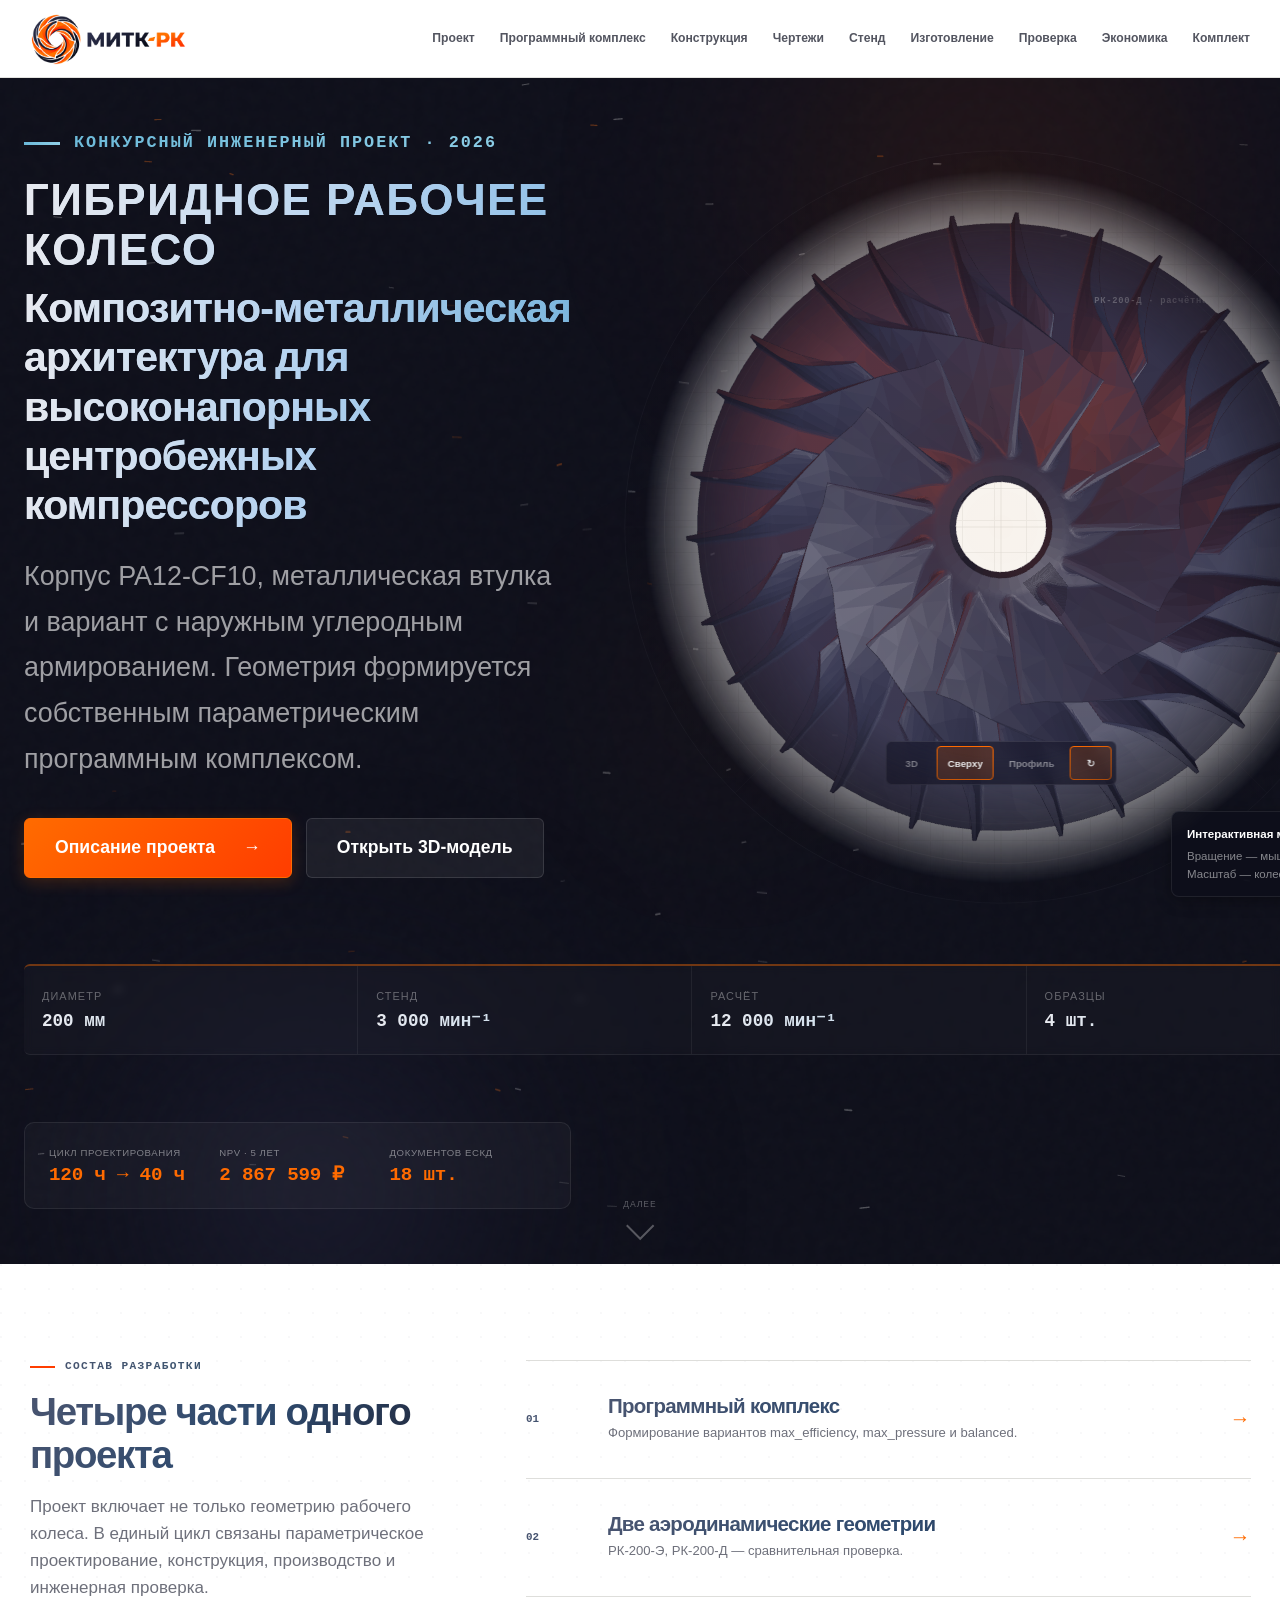
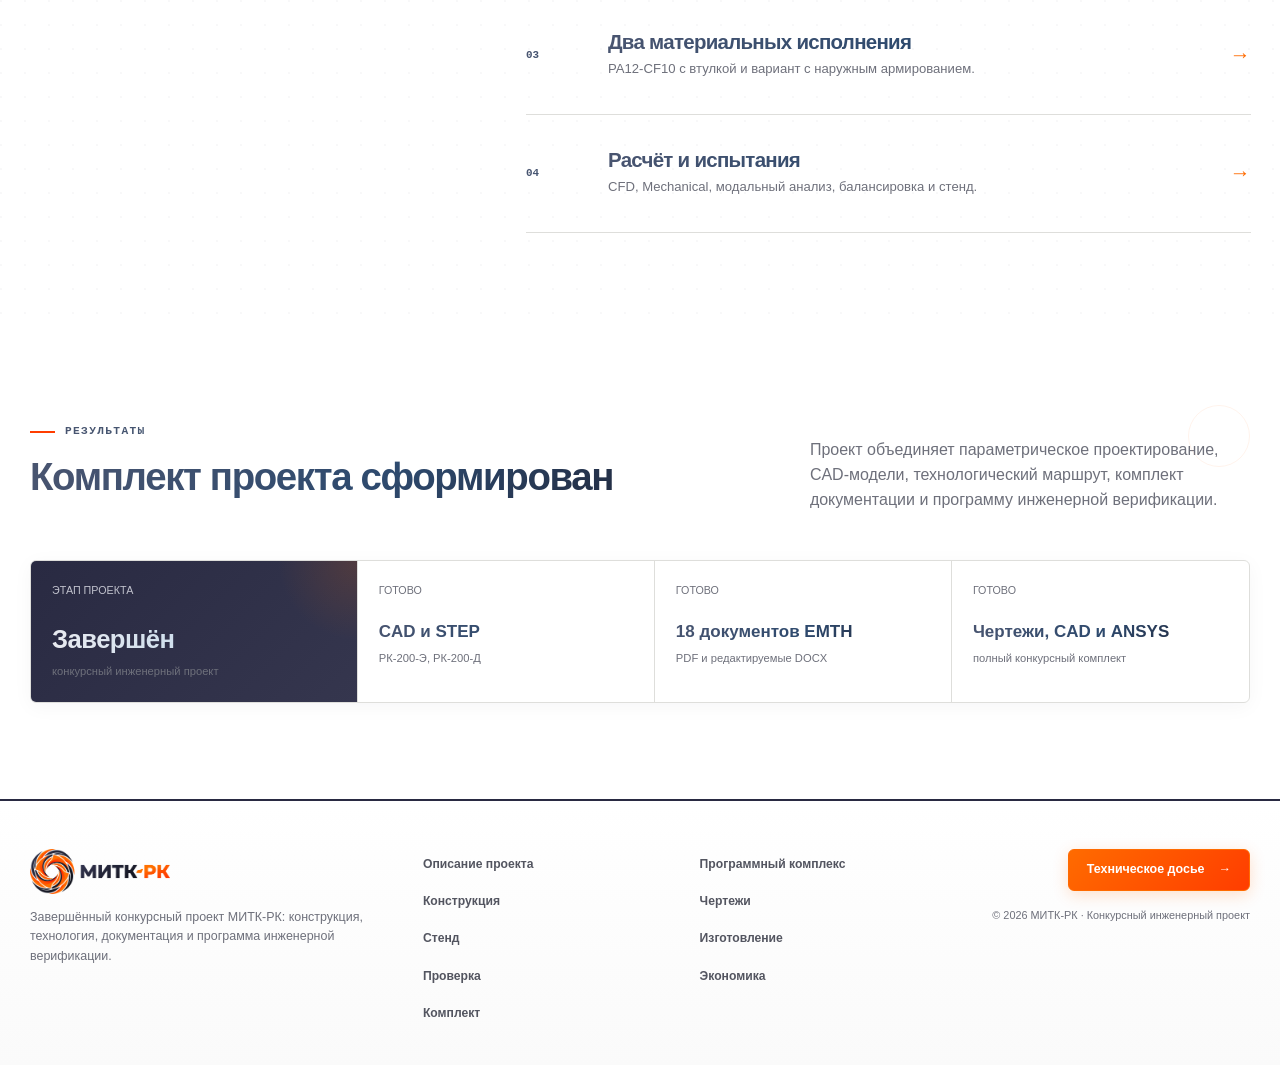
<file: index.html>
<!doctype html>
<html lang="ru">
<head>
  <meta charset="utf-8">
  <meta name="viewport" content="width=device-width, initial-scale=1">
  <meta name="description" content="МИТК-РК — проект гибридного рабочего колеса центробежного компрессора Ø200 мм и программного комплекса его параметрического проектирования.">
  <meta name="theme-color" content="#35374A">
  <title>МИТК-РК — гибридное рабочее колесо Ø200 мм</title>
  <link rel="stylesheet" href="assets/styles.css">
  <link rel="icon" href="assets/brand/mitk-rk-logo.png" type="image/png">
  <link rel="canonical" href="https://mitk-rk.example.com/">
  <meta property="og:title" content="МИТК-РК — Гибридный центробежный компрессор">
  <meta property="og:description" content="Завершённый проект гибридного рабочего колеса центробежного компрессора Ø200 мм для газоперекачивающих агрегатов">
  <meta property="og:type" content="website">
  <noscript><style>[data-reveal]{opacity:1!important;transform:none!important}</style></noscript>
  <style>.skip-link{position:absolute;top:-100%;left:16px;z-index:999;padding:8px 16px;background:#35374A;color:#fff;font-weight:700;text-decoration:none;border-radius:0 0 4px 4px}.skip-link:focus{top:0}</style>
</head>
<body data-page="home">
  <a class="skip-link" href="#main">Перейти к содержимому</a>
  <header class="site-header">
    <div class="container header-inner">
      <a class="brand" href="index.html" aria-label="МИТК-РК — главная"><img src="assets/brand/mitk-rk-logo-transparent.png" alt="МИТК-РК"></a>
      <button class="menu-button" type="button" aria-expanded="false" aria-label="Открыть меню"><span></span><span></span><span></span></button>
      <nav class="main-nav" aria-label="Основная навигация">
        <a data-page="project" href="project.html">Проект</a>
        <a data-page="software" href="software.html">Программный комплекс</a>
        <a data-page="models" href="models.html">Конструкция</a>
        <a data-page="drawings" href="drawings.html">Чертежи</a>
        <a data-page="stand" href="stand.html">Стенд</a>
        <a data-page="technology" href="technology.html">Изготовление</a>
        <a data-page="validation" href="validation.html">Проверка</a>
        <a data-page="economics" href="economics.html">Экономика</a>
        <a data-page="documents" href="documents.html">Комплект</a>
      </nav>
    </div>
  </header>

  <main id="main">
    <section class="home-hero">
      <div class="hero-bg" aria-hidden="true">
        <canvas class="hero-particles"></canvas>
        <div class="hero-grain"></div>
        <div class="hero-glow hero-glow--1"></div>
        <div class="hero-glow hero-glow--2"></div>
        <div class="hero-glow hero-glow--3"></div>
      </div>
      <div class="container home-grid">
        <div class="home-copy" data-reveal>
          <div class="eyebrow">Конкурсный инженерный проект · 2026</div>
          <h1><span class="h1-upper">Гибридное рабочее колесо</span><span class="h1-desc">Композитно‑металлическая архитектура для высоконапорных центробежных компрессоров</span></h1>
          <p class="lead">Корпус PA12‑CF10, металлическая втулка и вариант с наружным углеродным армированием. Геометрия формируется собственным параметрическим программным комплексом.</p>
          <div class="home-actions">
            <a class="button button-orange" href="project.html">Описание проекта <span>→</span></a>
            <a class="button button-secondary" href="#hero-viewer">Открыть 3D‑модель</a>
          </div>
        </div>

          <div class="hero-viewer-wrap" data-reveal id="hero-viewer">
            <svg class="hero-impeller" viewBox="0 0 800 800" fill="none" xmlns="http://www.w3.org/2000/svg">
              <g opacity=".06" stroke="rgba(255,255,255,1)" stroke-width=".5">
                <circle cx="400" cy="400" r="380"/>
                <circle cx="400" cy="400" r="340"/>
                <circle cx="400" cy="400" r="300"/>
                <circle cx="400" cy="400" r="260"/>
                <circle cx="400" cy="400" r="220"/>
                <circle cx="400" cy="400" r="180"/>
                <circle cx="400" cy="400" r="140"/>
                <circle cx="400" cy="400" r="100"/>
                <circle cx="400" cy="400" r="60"/>
              </g>
              <g opacity=".08" stroke="rgba(255,107,0,1)" stroke-width=".6" stroke-dasharray="4 8">
                <path d="M400 400 Q420 300 480 220"/>
                <path d="M400 400 Q350 290 280 200"/>
                <path d="M400 400 Q500 350 580 280"/>
                <path d="M400 400 Q300 380 200 340"/>
                <path d="M400 400 Q480 450 560 520"/>
                <path d="M400 400 Q320 480 240 560"/>
                <path d="M400 400 Q430 500 440 600"/>
                <path d="M400 400 Q360 320 320 240"/>
                <path d="M400 400 Q520 300 600 220"/>
                <path d="M400 400 Q280 420 180 460"/>
                <path d="M400 400 Q500 500 580 600"/>
                <path d="M400 400 Q340 520 260 620"/>
                <path d="M400 400 Q460 280 520 180"/>
                <path d="M400 400 Q300 300 220 220"/>
              </g>
              <g opacity=".04" stroke="rgba(255,255,255,1)" stroke-width=".3">
                <line x1="400" y1="20" x2="400" y2="780"/>
                <line x1="20" y1="400" x2="780" y2="400"/>
                <line x1="131" y1="131" x2="669" y2="669"/>
                <line x1="669" y1="131" x2="131" y2="669"/>
              </g>
            </svg>
            <div class="viewer hero-viewer" data-viewer data-model="pressure">
              <img class="viewer-fallback" src="assets/renders/rk-200-d-top.svg" alt="Рабочее колесо РК-200-Д, вид сверху">
              <canvas aria-label="Интерактивная 3D-модель рабочего колеса"></canvas>
              <div class="viewer-loading">Загрузка модели</div>
              <span class="viewer-label">РК‑200‑Д · расчётная 3D‑модель</span>
              <div class="viewer-controls" role="group" aria-label="Управление просмотром">
                <button type="button" data-view="iso">3D</button>
                <button class="is-active" type="button" data-view="top">Сверху</button>
                <button type="button" data-view="front">Профиль</button>
                <button class="is-active" type="button" data-rotate aria-label="Включить/выключить авто-вращение">↻</button>
              </div>
            </div>
            <div class="viewer-note"><strong>Интерактивная модель</strong><span>Вращение — мышью. Масштаб — колесом.</span></div>
          </div>
          <div class="fact-row" data-reveal>
            <div><span>Диаметр</span><strong>200 мм</strong></div>
            <div><span>Стенд</span><strong>3 000 мин⁻¹</strong></div>
            <div><span>Расчёт</span><strong>12 000 мин⁻¹</strong></div>
            <div><span>Образцы</span><strong>4 шт.</strong></div>
          </div>
          <div class="hero-metrics" data-reveal>
            <div class="hero-metric"><small>Цикл проектирования</small><strong>120 ч → 40 ч</strong></div>
            <div class="hero-metric"><small>NPV · 5 лет</small><strong>2 867 599 ₽</strong></div>
            <div class="hero-metric"><small>Документов ЕСКД</small><strong>18 шт.</strong></div>
          </div>
        </div>
        <span class="hero-scroll">далее</span>
    </section>

    <section class="section section-soft">
      <div class="container overview-grid">
        <div class="overview-copy" data-reveal>
          <div class="eyebrow">Состав разработки</div>
          <h2>Четыре части одного проекта</h2>
          <p>Проект включает не только геометрию рабочего колеса. В единый цикл связаны параметрическое проектирование, конструкция, производство и инженерная проверка.</p>
        </div>
        <div class="component-list" data-reveal>
          <a href="software.html"><span>01</span><div><h3>Программный комплекс</h3><p>Формирование вариантов max_efficiency, max_pressure и balanced.</p></div><i aria-hidden="true">→</i></a>
          <a href="models.html"><span>02</span><div><h3>Две аэродинамические геометрии</h3><p>РК‑200‑Э, РК‑200‑Д — сравнительная проверка.</p></div><i aria-hidden="true">→</i></a>
          <a href="technology.html"><span>03</span><div><h3>Два материальных исполнения</h3><p>PA12‑CF10 с втулкой и вариант с наружным армированием.</p></div><i aria-hidden="true">→</i></a>
          <a href="validation.html"><span>04</span><div><h3>Расчёт и испытания</h3><p>CFD, Mechanical, модальный анализ, балансировка и стенд.</p></div><i aria-hidden="true">→</i></a>
        </div>
      </div>
    </section>

    <section class="section">
      <div class="container">
        <div class="section-heading" data-reveal>
          <div><div class="eyebrow">Результаты</div><h2>Комплект проекта сформирован</h2></div>
          <p>Проект объединяет параметрическое проектирование, CAD‑модели, технологический маршрут, комплект документации и программу инженерной верификации.</p>
        </div>
        <div class="status-strip" data-reveal>
          <div class="strip-title"><span>Этап проекта</span><strong>Завершён</strong><small>конкурсный инженерный проект</small></div>
          <div><span>Готово</span><strong>CAD и STEP</strong><small>РК‑200‑Э, РК‑200‑Д</small></div>
          <div><span>Готово</span><strong>18 документов EMTH</strong><small>PDF и редактируемые DOCX</small></div>
          <div><span>Готово</span><strong>Чертежи, CAD и ANSYS</strong><small>полный конкурсный комплект</small></div>
        </div>
      </div>
    </section>


  </main>

  <footer class="site-footer" data-reveal>
    <div class="container footer-grid">
      <div class="footer-brand">
        <img class="footer-logo" src="assets/brand/mitk-rk-logo.png" alt="МИТК-РК" loading="lazy">
        <p>Завершённый конкурсный проект МИТК‑РК: конструкция, технология, документация и программа инженерной верификации.</p>
      </div>
      <nav class="footer-nav" aria-label="Навигация по разделам">
        <a href="project.html">Описание проекта</a>
        <a href="software.html">Программный комплекс</a>
        <a href="models.html">Конструкция</a>
        <a href="drawings.html">Чертежи</a>
        <a href="stand.html">Стенд</a>
        <a href="technology.html">Изготовление</a>
        <a href="validation.html">Проверка</a>
        <a href="economics.html">Экономика</a>
        <a href="documents.html">Комплект</a>
      </nav>
      <div class="footer-cta">
        <a href="documents.html" class="button button-orange button-sm">Техническое досье <span>→</span></a>
        <span class="footer-copy">© 2026 МИТК‑РК · Конкурсный инженерный проект</span>
      </div>
    </div>
  </footer>
  <script src="assets/model-data.js" defer></script>
  <script src="assets/viewer-bundle.js" defer></script>
  <script src="assets/site.js" defer></script>
</body>
</html>
</file>
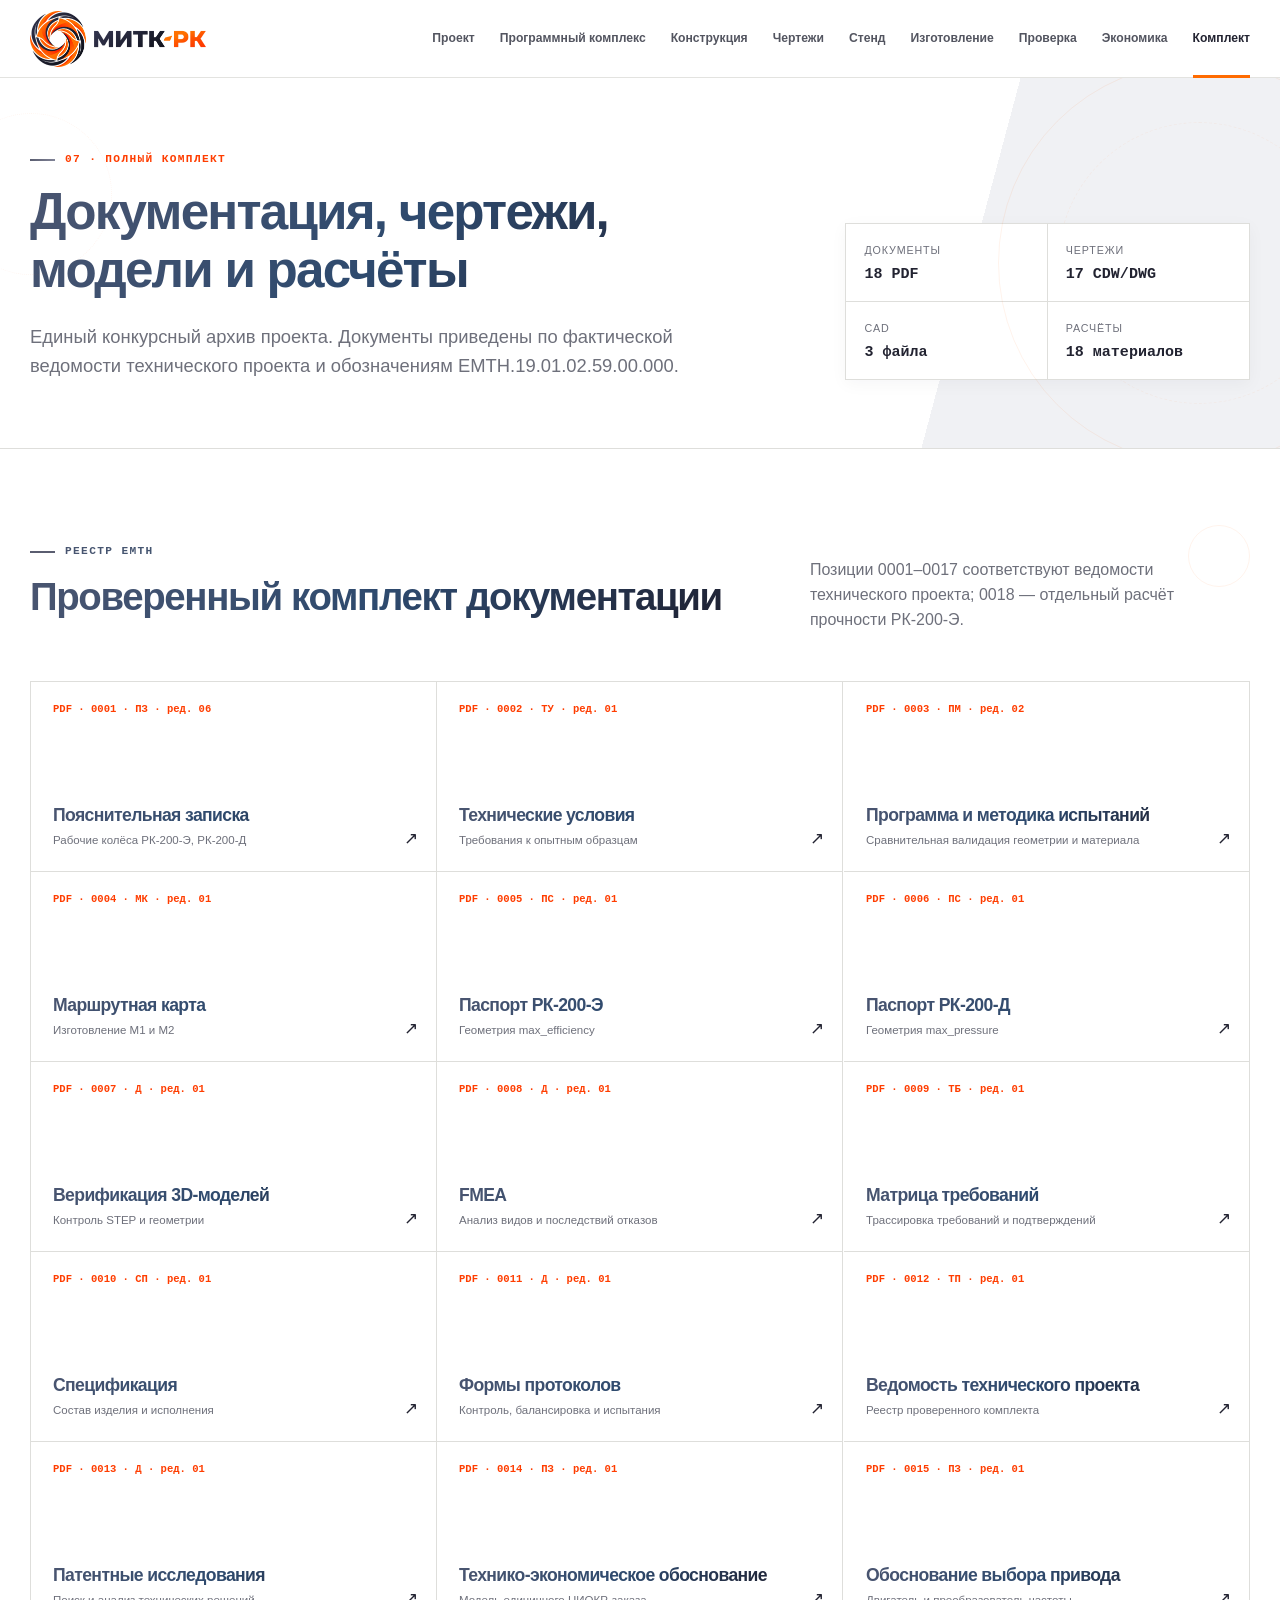
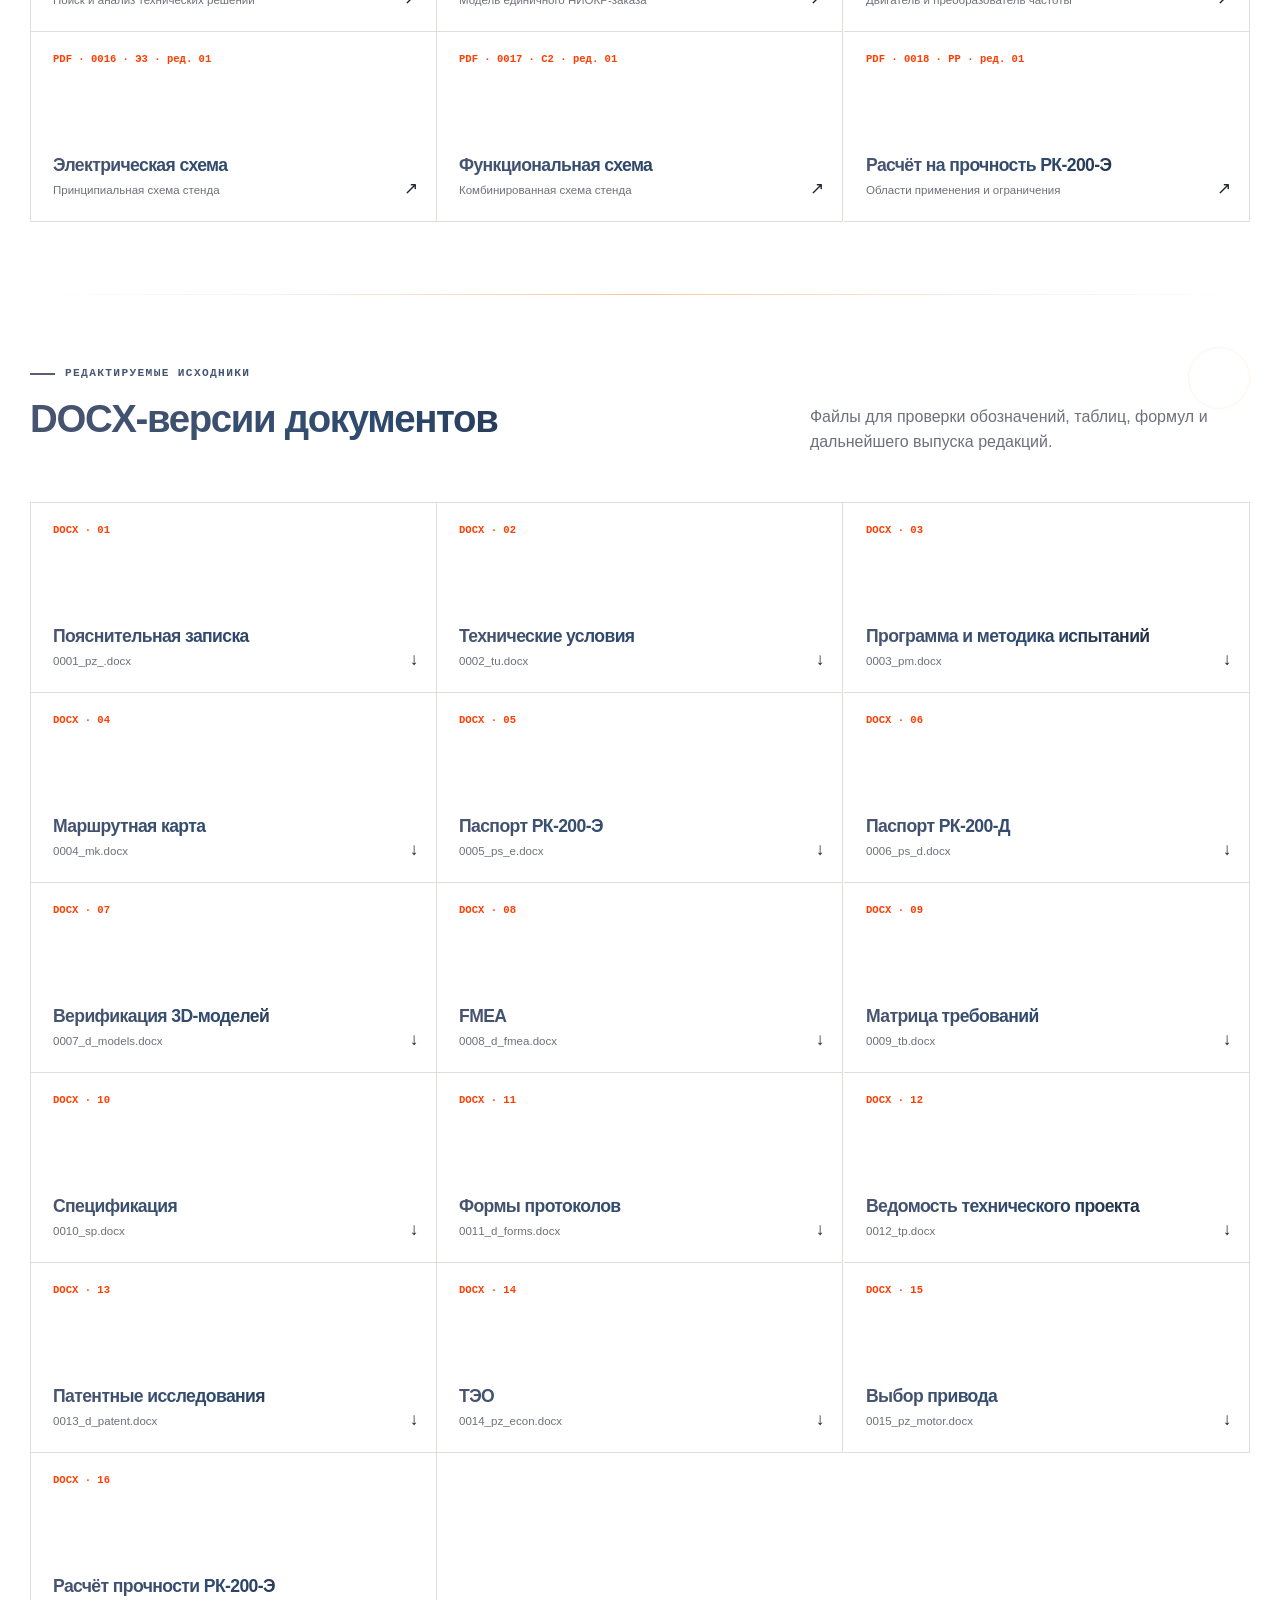
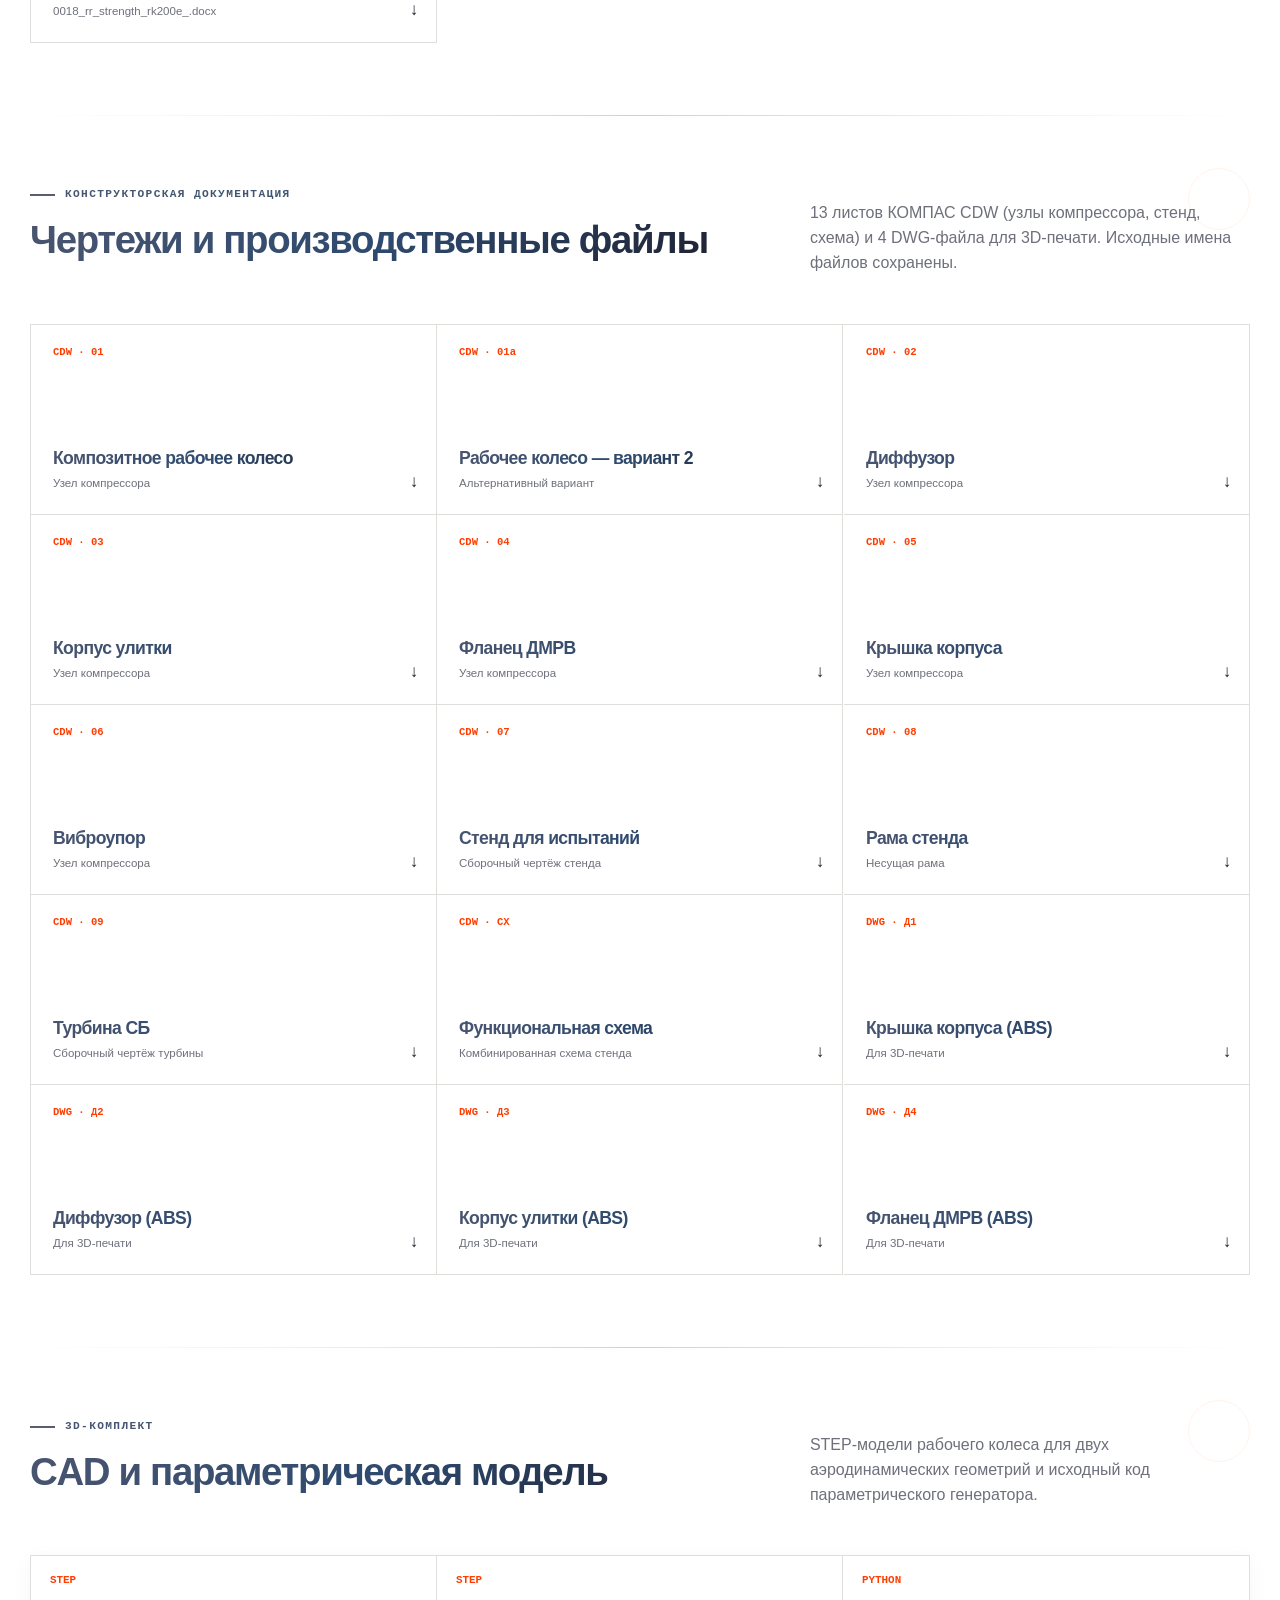
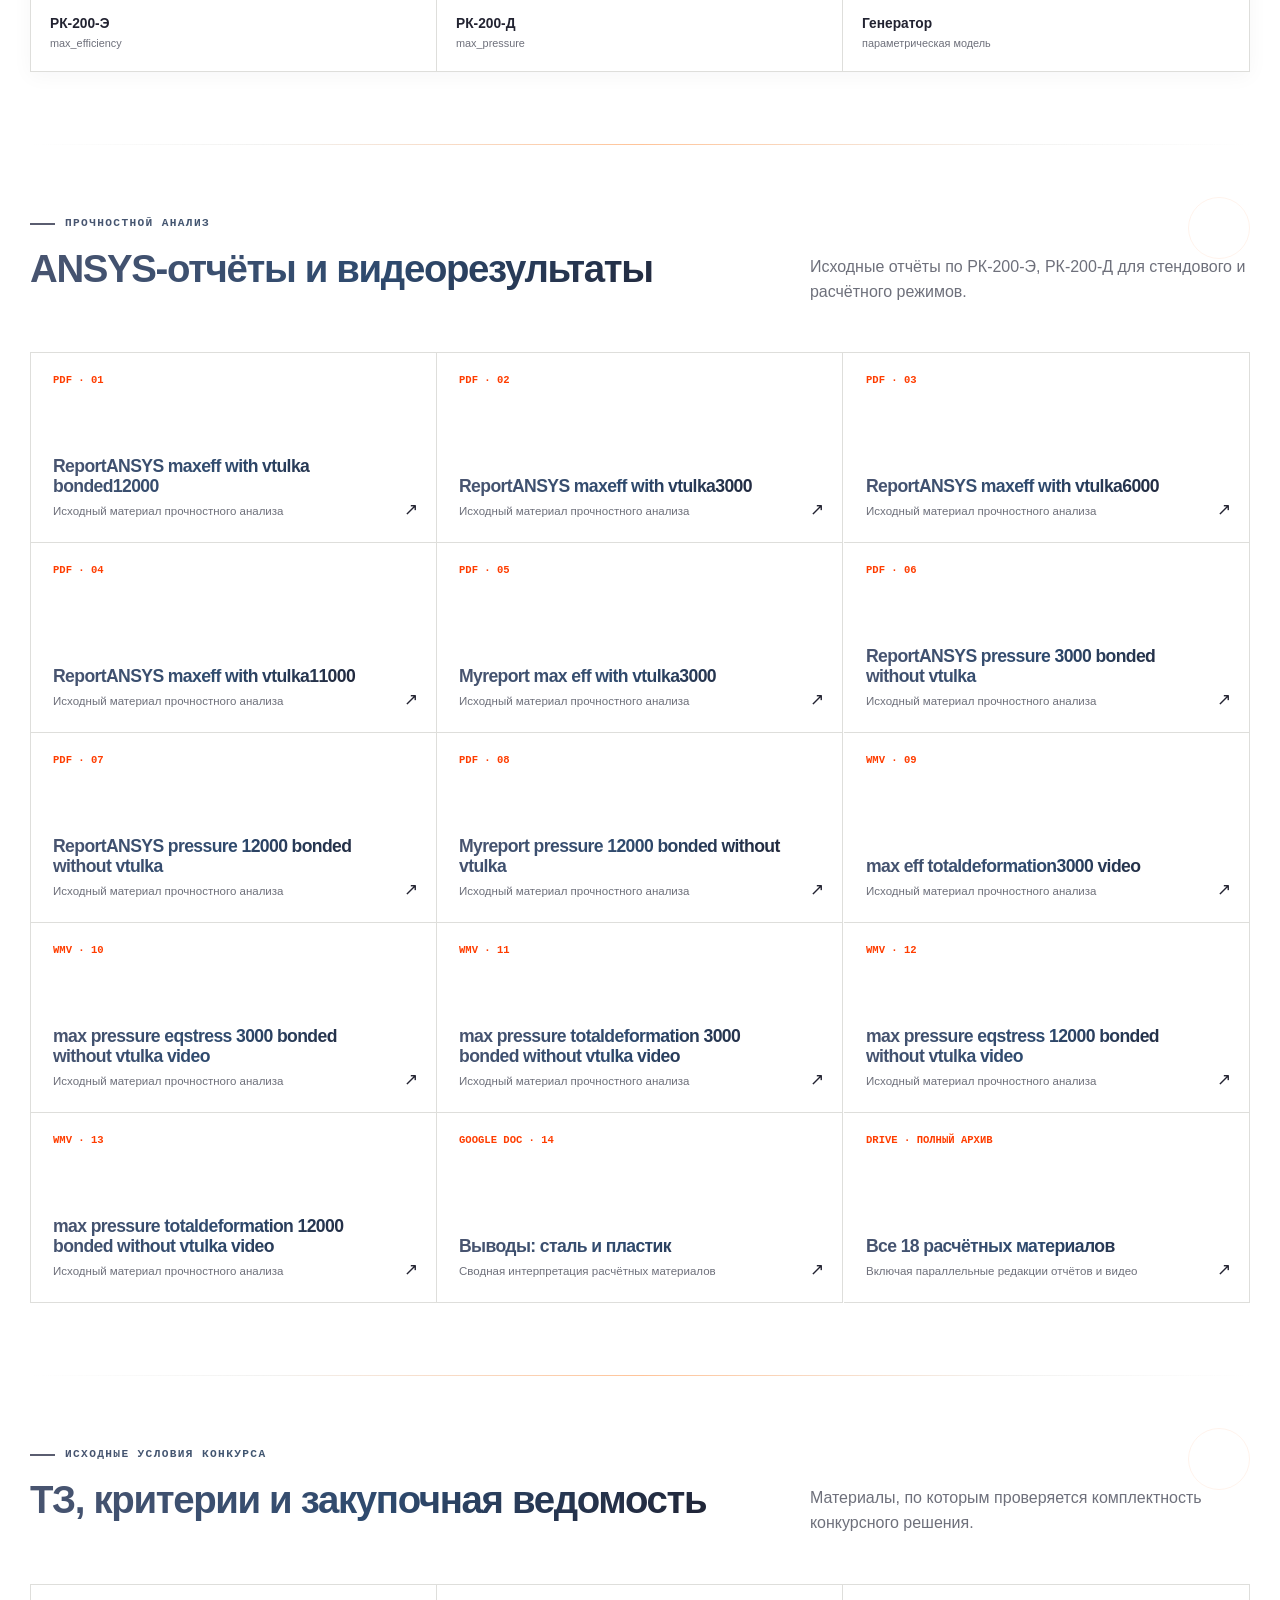
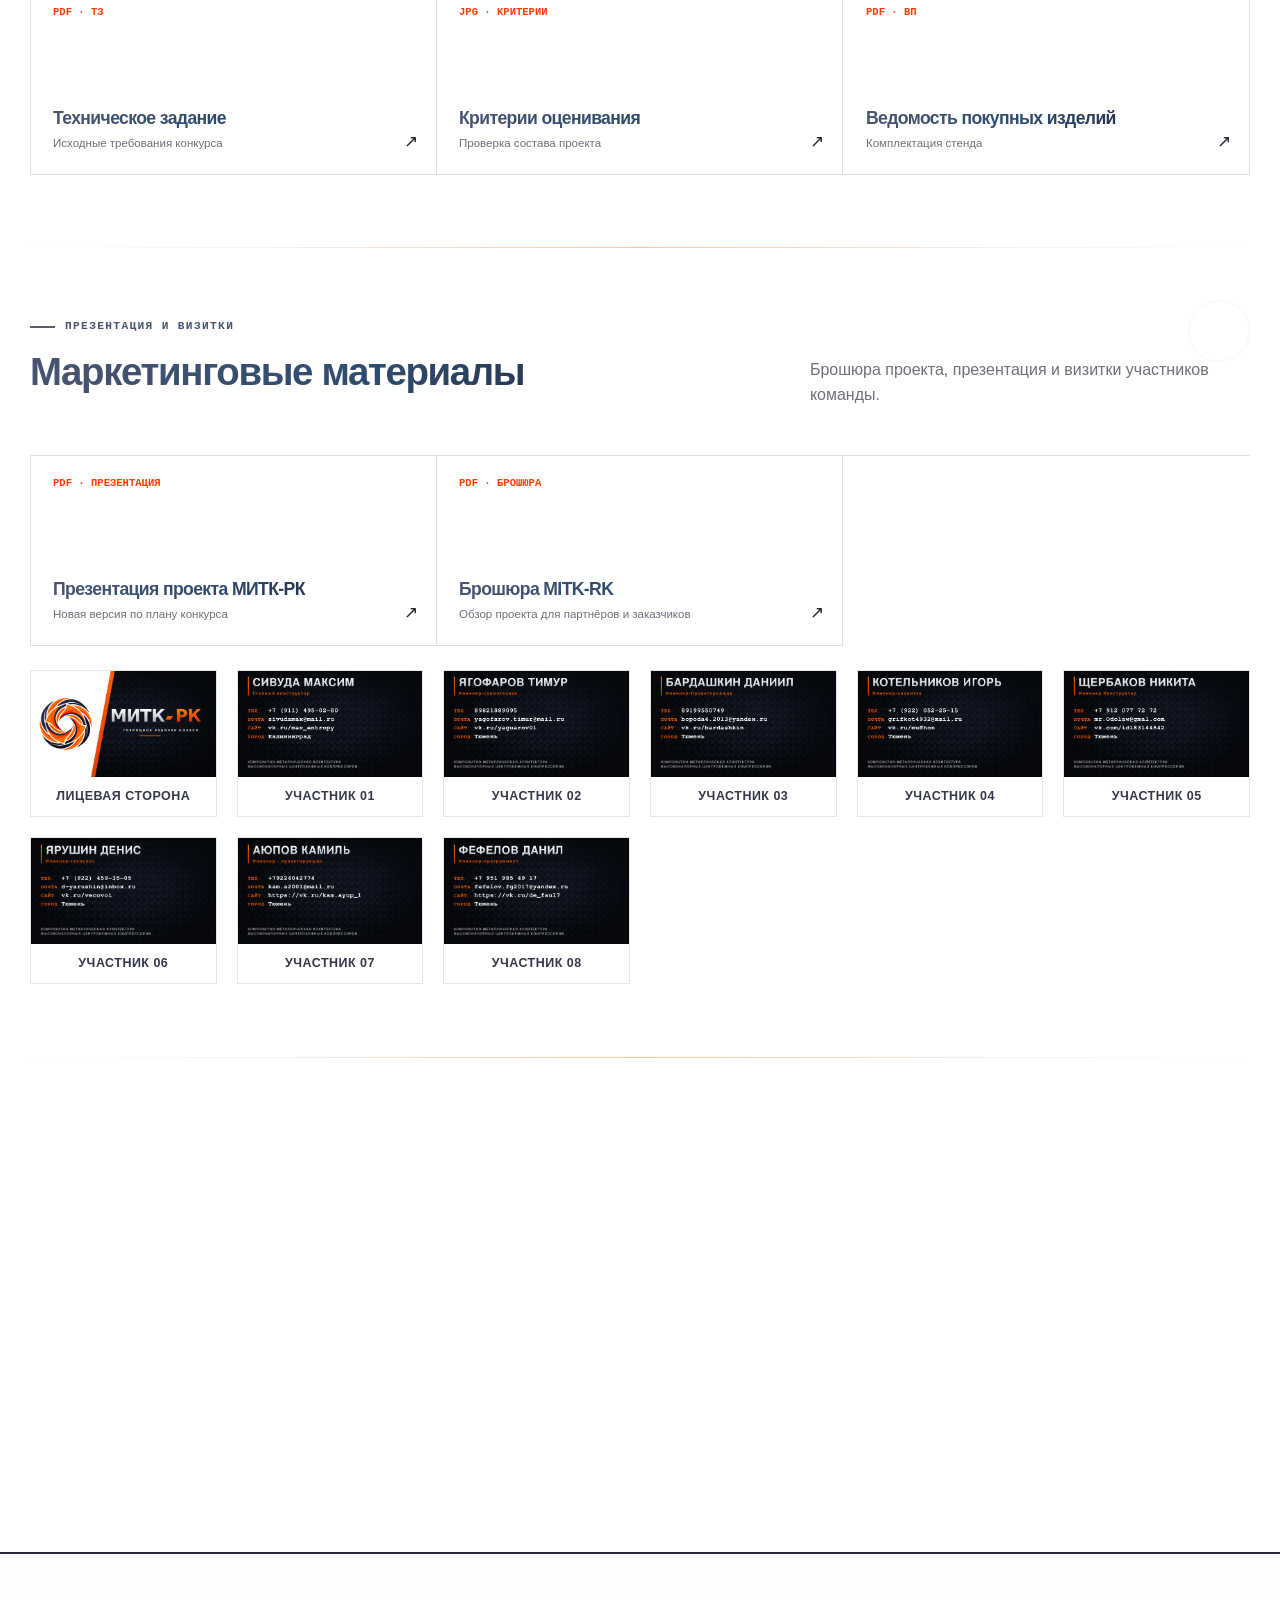
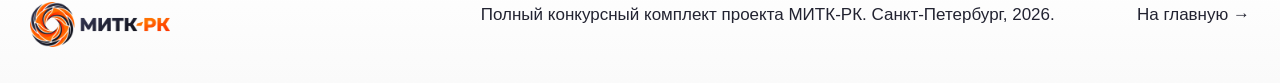
<file: documents.html>
<!doctype html>
<html lang="ru"><head>
<meta charset="utf-8"><meta name="viewport" content="width=device-width,initial-scale=1"><meta name="theme-color" content="#35374A">
<meta name="description" content="Полный конкурсный комплект МИТК-РК: документация EMTH, схемы, чертежи, CAD, STEP/STL, ANSYS и исходные материалы.">
<title>Полный комплект проекта — МИТК-РК</title><link rel="stylesheet" href="assets/styles.css"><link rel="icon" href="assets/brand/mitk-rk-logo.png" type="image/png">
<noscript><style>[data-reveal]{opacity:1!important;transform:none!important}</style></noscript>
<style>.skip-link{position:absolute;top:-100%;left:16px;z-index:999;padding:8px 16px;background:#35374A;color:#fff;font-weight:700;text-decoration:none}.skip-link:focus{top:0}.registry-note{margin-top:24px}.file-section+.file-section{margin-top:72px}
[data-page="documents"] .page-hero{background:linear-gradient(105deg,#fff 0 74%,#f0f1f4 74%)}
[data-page="documents"] .page-hero .eyebrow::before{background:linear-gradient(90deg,#5a5d70,#808396)}
[data-page="documents"] .section-heading .eyebrow{color:#5a5d70}
[data-page="documents"] .document-card{transition:all .25s ease;position:relative;overflow:hidden}
[data-page="documents"] .document-card:hover{background:linear-gradient(135deg,#292a42 0%,#3a3b54 100%);transform:translateY(-3px);box-shadow:0 12px 32px rgba(41,42,66,.2)}
[data-page="documents"] .document-card::before{content:"";position:absolute;top:0;left:0;width:3px;height:0;background:var(--orange);transition:height .3s ease;z-index:1}
[data-page="documents"] .document-card:hover::before{height:100%}
[data-page="documents"] .file-section+.file-section{position:relative}
[data-page="documents"] .file-section+.file-section::before{content:"";display:block;height:1px;background:linear-gradient(90deg,transparent 0%,var(--line) 20%,var(--orange) 50%,var(--line) 80%,transparent 100%);opacity:.4;margin-bottom:72px}
[data-page="documents"] .download-row a{transition:all .25s ease}
[data-page="documents"] .download-row a:hover{transform:translateY(-3px);box-shadow:0 8px 24px rgba(37,38,55,.06)}
[data-page="documents"] .docx-item{transition:all .2s ease}
[data-page="documents"] .docx-item:hover{transform:translateY(-2px)}
.cards-gallery{display:grid;grid-template-columns:repeat(auto-fill,minmax(160px,1fr));gap:20px;margin-top:24px}
.cards-gallery-item{background:#fff;border:1px solid rgba(53,55,74,.12);overflow:hidden;text-align:center;transition:all .25s ease}
.cards-gallery-item:hover{transform:translateY(-4px);box-shadow:0 12px 32px rgba(25,28,45,.1)}
.cards-gallery-item img{display:block;width:100%;aspect-ratio:3.5/2;object-fit:cover;background:#f0f1f4}
.cards-gallery-item span{display:block;padding:10px 8px;font-size:.78rem;font-weight:700;color:#35374a;text-transform:uppercase;letter-spacing:.04em}
@media(max-width:600px){.cards-gallery{grid-template-columns:repeat(2,1fr)}}
</style>
</head><body data-page="documents"><a class="skip-link" href="#main">Перейти к содержимому</a>
<header class="site-header"><div class="container header-inner"><a class="brand" href="index.html"><img src="assets/brand/mitk-rk-logo.png" alt="МИТК-РК"></a><button class="menu-button" type="button" aria-expanded="false" aria-label="Открыть меню"><span></span><span></span><span></span></button><nav class="main-nav" aria-label="Основная навигация"><a data-page="project" href="project.html">Проект</a><a data-page="software" href="software.html">Программный комплекс</a><a data-page="models" href="models.html">Конструкция</a><a data-page="drawings" href="drawings.html">Чертежи</a><a data-page="stand" href="stand.html">Стенд</a><a data-page="technology" href="technology.html">Изготовление</a><a data-page="validation" href="validation.html">Проверка</a><a data-page="economics" href="economics.html">Экономика</a><a data-page="documents" href="documents.html">Комплект</a></nav></div></header>
<main id="main">
<section class="page-hero"><div class="container page-hero-grid" data-reveal><div><div class="eyebrow">07 · Полный комплект</div><h1>Документация, чертежи, модели и расчёты</h1><p>Единый конкурсный архив проекта. Документы приведены по фактической ведомости технического проекта и обозначениям EMTH.19.01.02.59.00.000.</p></div><div class="page-meta"><div><span>Документы</span><strong>18 PDF</strong></div><div><span>Чертежи</span><strong>17 CDW/DWG</strong></div><div><span>CAD</span><strong>3 файла</strong></div><div><span>Расчёты</span><strong>18 материалов</strong></div></div></div></section>
<section class="section"><div class="container">
<div class="file-section"><div class="section-heading" data-reveal><div><div class="eyebrow">Реестр EMTH</div><h2>Проверенный комплект документации</h2></div><p>Позиции 0001–0017 соответствуют ведомости технического проекта; 0018 — отдельный расчёт прочности РК‑200‑Э.</p></div><div class="documents-grid" data-reveal><a class="document-card" data-document="all" href="documents/0001_pz.pdf" target="_blank" rel="noopener"><span>PDF · 0001 · ПЗ · ред. 06</span><h2>Пояснительная записка</h2><small>Рабочие колёса РК‑200‑Э, РК‑200‑Д</small><i>↗</i></a>
        <a class="document-card" data-document="all" href="documents/0002_tu.pdf" target="_blank" rel="noopener"><span>PDF · 0002 · ТУ · ред. 01</span><h2>Технические условия</h2><small>Требования к опытным образцам</small><i>↗</i></a>
        <a class="document-card" data-document="all" href="documents/0003_pm.pdf" target="_blank" rel="noopener"><span>PDF · 0003 · ПМ · ред. 02</span><h2>Программа и методика испытаний</h2><small>Сравнительная валидация геометрии и материала</small><i>↗</i></a>
        <a class="document-card" data-document="all" href="documents/0004_mk.pdf" target="_blank" rel="noopener"><span>PDF · 0004 · МК · ред. 01</span><h2>Маршрутная карта</h2><small>Изготовление М1 и М2</small><i>↗</i></a>
        <a class="document-card" data-document="all" href="documents/0005_ps_e.pdf" target="_blank" rel="noopener"><span>PDF · 0005 · ПС · ред. 01</span><h2>Паспорт РК‑200‑Э</h2><small>Геометрия max_efficiency</small><i>↗</i></a>
        <a class="document-card" data-document="all" href="documents/0006_ps_d.pdf" target="_blank" rel="noopener"><span>PDF · 0006 · ПС · ред. 01</span><h2>Паспорт РК‑200‑Д</h2><small>Геометрия max_pressure</small><i>↗</i></a>
        <a class="document-card" data-document="all" href="documents/0007_d_models.pdf" target="_blank" rel="noopener"><span>PDF · 0007 · Д · ред. 01</span><h2>Верификация 3D‑моделей</h2><small>Контроль STEP и геометрии</small><i>↗</i></a>
        <a class="document-card" data-document="all" href="documents/0008_d_fmea.pdf" target="_blank" rel="noopener"><span>PDF · 0008 · Д · ред. 01</span><h2>FMEA</h2><small>Анализ видов и последствий отказов</small><i>↗</i></a>
        <a class="document-card" data-document="all" href="documents/0009_tb.pdf" target="_blank" rel="noopener"><span>PDF · 0009 · ТБ · ред. 01</span><h2>Матрица требований</h2><small>Трассировка требований и подтверждений</small><i>↗</i></a>
        <a class="document-card" data-document="all" href="documents/0010_sp.pdf" target="_blank" rel="noopener"><span>PDF · 0010 · СП · ред. 01</span><h2>Спецификация</h2><small>Состав изделия и исполнения</small><i>↗</i></a>
        <a class="document-card" data-document="all" href="documents/0011_d_forms.pdf" target="_blank" rel="noopener"><span>PDF · 0011 · Д · ред. 01</span><h2>Формы протоколов</h2><small>Контроль, балансировка и испытания</small><i>↗</i></a>
        <a class="document-card" data-document="all" href="documents/0012_tp.pdf" target="_blank" rel="noopener"><span>PDF · 0012 · ТП · ред. 01</span><h2>Ведомость технического проекта</h2><small>Реестр проверенного комплекта</small><i>↗</i></a>
        <a class="document-card" data-document="all" href="documents/0013_d_patent.pdf" target="_blank" rel="noopener"><span>PDF · 0013 · Д · ред. 01</span><h2>Патентные исследования</h2><small>Поиск и анализ технических решений</small><i>↗</i></a>
        <a class="document-card" data-document="all" href="documents/0014_pz_econ.pdf" target="_blank" rel="noopener"><span>PDF · 0014 · ПЗ · ред. 01</span><h2>Технико‑экономическое обоснование</h2><small>Модель единичного НИОКР‑заказа</small><i>↗</i></a>
        <a class="document-card" data-document="all" href="documents/0015_pz_motor.pdf" target="_blank" rel="noopener"><span>PDF · 0015 · ПЗ · ред. 01</span><h2>Обоснование выбора привода</h2><small>Двигатель и преобразователь частоты</small><i>↗</i></a>
        <a class="document-card" data-document="all" href="documents/0016_e3.pdf" target="_blank" rel="noopener"><span>PDF · 0016 · Э3 · ред. 01</span><h2>Электрическая схема</h2><small>Принципиальная схема стенда</small><i>↗</i></a>
        <a class="document-card" data-document="all" href="documents/0017_c2.pdf" target="_blank" rel="noopener"><span>PDF · 0017 · С2 · ред. 01</span><h2>Функциональная схема</h2><small>Комбинированная схема стенда</small><i>↗</i></a>
        <a class="document-card" data-document="all" href="documents/0018_rr_strength_rk200e.pdf" target="_blank" rel="noopener"><span>PDF · 0018 · РР · ред. 01</span><h2>Расчёт на прочность РК‑200‑Э</h2><small>Области применения и ограничения</small><i>↗</i></a></div></div>
<div class="file-section"><div class="section-heading" data-reveal><div><div class="eyebrow">Редактируемые исходники</div><h2>DOCX‑версии документов</h2></div><p>Файлы для проверки обозначений, таблиц, формул и дальнейшего выпуска редакций.</p></div><div class="documents-grid" data-reveal><a class="document-card" href="documents/0001_pz_.docx" download><span>DOCX · 01</span><h2>Пояснительная записка</h2><small>0001_pz_.docx</small><i>↓</i></a>
        <a class="document-card" href="documents/0002_tu.docx" download><span>DOCX · 02</span><h2>Технические условия</h2><small>0002_tu.docx</small><i>↓</i></a>
        <a class="document-card" href="documents/0003_pm.docx" download><span>DOCX · 03</span><h2>Программа и методика испытаний</h2><small>0003_pm.docx</small><i>↓</i></a>
        <a class="document-card" href="documents/0004_mk.docx" download><span>DOCX · 04</span><h2>Маршрутная карта</h2><small>0004_mk.docx</small><i>↓</i></a>
        <a class="document-card" href="documents/0005_ps_e.docx" download><span>DOCX · 05</span><h2>Паспорт РК‑200‑Э</h2><small>0005_ps_e.docx</small><i>↓</i></a>
        <a class="document-card" href="documents/0006_ps_d.docx" download><span>DOCX · 06</span><h2>Паспорт РК‑200‑Д</h2><small>0006_ps_d.docx</small><i>↓</i></a>
        <a class="document-card" href="documents/0007_d_models.docx" download><span>DOCX · 07</span><h2>Верификация 3D‑моделей</h2><small>0007_d_models.docx</small><i>↓</i></a>
        <a class="document-card" href="documents/0008_d_fmea.docx" download><span>DOCX · 08</span><h2>FMEA</h2><small>0008_d_fmea.docx</small><i>↓</i></a>
        <a class="document-card" href="documents/0009_tb.docx" download><span>DOCX · 09</span><h2>Матрица требований</h2><small>0009_tb.docx</small><i>↓</i></a>
        <a class="document-card" href="documents/0010_sp.docx" download><span>DOCX · 10</span><h2>Спецификация</h2><small>0010_sp.docx</small><i>↓</i></a>
        <a class="document-card" href="documents/0011_d_forms.docx" download><span>DOCX · 11</span><h2>Формы протоколов</h2><small>0011_d_forms.docx</small><i>↓</i></a>
        <a class="document-card" href="documents/0012_tp.docx" download><span>DOCX · 12</span><h2>Ведомость технического проекта</h2><small>0012_tp.docx</small><i>↓</i></a>
        <a class="document-card" href="documents/0013_d_patent.docx" download><span>DOCX · 13</span><h2>Патентные исследования</h2><small>0013_d_patent.docx</small><i>↓</i></a>
        <a class="document-card" href="documents/0014_pz_econ.docx" download><span>DOCX · 14</span><h2>ТЭО</h2><small>0014_pz_econ.docx</small><i>↓</i></a>
        <a class="document-card" href="documents/0015_pz_motor.docx" download><span>DOCX · 15</span><h2>Выбор привода</h2><small>0015_pz_motor.docx</small><i>↓</i></a>
        <a class="document-card" href="documents/0018_rr_strength_rk200e_.docx" download><span>DOCX · 16</span><h2>Расчёт прочности РК‑200‑Э</h2><small>0018_rr_strength_rk200e_.docx</small><i>↓</i></a></div></div>
<div class="file-section"><div class="section-heading" data-reveal><div><div class="eyebrow">Конструкторская документация</div><h2>Чертежи и производственные файлы</h2></div><p>13 листов КОМПАС CDW (узлы компрессора, стенд, схема) и 4 DWG-файла для 3D-печати. Исходные имена файлов сохранены.</p></div><div class="documents-grid" data-reveal>
<a class="document-card" href="drawings/ЕТМН.19.01.02.59.00.000.001 Композитное  рабочее колесо.cdw" download><span>CDW · 01</span><h2>Композитное рабочее колесо</h2><small>Узел компрессора</small><i>↓</i></a>
<a class="document-card" href="drawings/ЕТМН.19.01.02.59.00.000.001 1 Композитное  рабочее колесо 2 .cdw" download><span>CDW · 01а</span><h2>Рабочее колесо — вариант 2</h2><small>Альтернативный вариант</small><i>↓</i></a>
<a class="document-card" href="drawings/ЕТМН.19.01.02.59.00.000.002 Диффузор.cdw" download><span>CDW · 02</span><h2>Диффузор</h2><small>Узел компрессора</small><i>↓</i></a>
<a class="document-card" href="drawings/ЕТМН.19.01.02.59.00.000.003 - Улитка.cdw" download><span>CDW · 03</span><h2>Корпус улитки</h2><small>Узел компрессора</small><i>↓</i></a>
<a class="document-card" href="drawings/ЕТМН.19.01.02.59.00.000.004 - Фланец.cdw" download><span>CDW · 04</span><h2>Фланец ДМРВ</h2><small>Узел компрессора</small><i>↓</i></a>
<a class="document-card" href="drawings/ЕТМН.19.01.02.59.00.000.005 - Крышка.cdw" download><span>CDW · 05</span><h2>Крышка корпуса</h2><small>Узел компрессора</small><i>↓</i></a>
<a class="document-card" href="drawings/ЕТМН.19.01.02.59.00.000.006 - Виброупор.cdw" download><span>CDW · 06</span><h2>Виброупор</h2><small>Узел компрессора</small><i>↓</i></a>
<a class="document-card" href="drawings/ЕТМН.19.01.02.59.00.001.000 Стенд для испытаний рабочего колеса.cdw" download><span>CDW · 07</span><h2>Стенд для испытаний</h2><small>Сборочный чертёж стенда</small><i>↓</i></a>
<a class="document-card" href="drawings/ЕТМН.19.01.02.59.00.001.001  - Рама.cdw" download><span>CDW · 08</span><h2>Рама стенда</h2><small>Несущая рама</small><i>↓</i></a>
<a class="document-card" href="drawings/ЕТМН.19.01.02.59.00.001.002 - Турбина СБ.cdw" download><span>CDW · 09</span><h2>Турбина СБ</h2><small>Сборочный чертёж турбины</small><i>↓</i></a>
<a class="document-card" href="drawings/ЕТМН.19.01.02.59.00.000.0017С2 Функциональная схема стэнда компрессора.cdw" download><span>CDW · СХ</span><h2>Функциональная схема</h2><small>Комбинированная схема стенда</small><i>↓</i></a>
<a class="document-card" href="drawings/Правильная_крышка_корпуса_(ABS).dwg" download><span>DWG · Д1</span><h2>Крышка корпуса (ABS)</h2><small>Для 3D-печати</small><i>↓</i></a>
<a class="document-card" href="drawings/Диффузор_(АBS).dwg" download><span>DWG · Д2</span><h2>Диффузор (ABS)</h2><small>Для 3D-печати</small><i>↓</i></a>
<a class="document-card" href="drawings/Корпус_уллитка_(ABS).dwg" download><span>DWG · Д3</span><h2>Корпус улитки (ABS)</h2><small>Для 3D-печати</small><i>↓</i></a>
<a class="document-card" href="drawings/Фланец_дмрв_(ABS).dwg" download><span>DWG · Д4</span><h2>Фланец ДМРВ (ABS)</h2><small>Для 3D-печати</small><i>↓</i></a></div></div>
<div class="file-section"><div class="section-heading" data-reveal><div><div class="eyebrow">3D‑комплект</div><h2>CAD и параметрическая модель</h2></div><p>STEP‑модели рабочего колеса для двух аэродинамических геометрий и исходный код параметрического генератора.</p></div><div class="download-row registry-note" data-reveal><a href="downloads/rk-200-e-max-efficiency.step" download><span>STEP</span><strong>РК‑200‑Э</strong><small>max_efficiency</small></a><a href="downloads/rk-200-d-max-pressure.step" download><span>STEP</span><strong>РК‑200‑Д</strong><small>max_pressure</small></a><a href="downloads/impeller-generator.py" download><span>PYTHON</span><strong>Генератор</strong><small>параметрическая модель</small></a></div></div>
<div class="file-section"><div class="section-heading" data-reveal><div><div class="eyebrow">Прочностной анализ</div><h2>ANSYS‑отчёты и видеорезультаты</h2></div><p>Исходные отчёты по РК‑200‑Э, РК‑200‑Д для стендового и расчётного режимов.</p></div><div class="documents-grid" data-reveal><a class="document-card" href="calculations/ReportANSYS_maxeff_with_vtulka_bonded12000.pdf" target="_blank" rel="noopener"><span>PDF · 01</span><h2>ReportANSYS maxeff with vtulka bonded12000</h2><small>Исходный материал прочностного анализа</small><i>↗</i></a>
        <a class="document-card" href="calculations/ReportANSYS_maxeff_with_vtulka3000.pdf" target="_blank" rel="noopener"><span>PDF · 02</span><h2>ReportANSYS maxeff with vtulka3000</h2><small>Исходный материал прочностного анализа</small><i>↗</i></a>
        <a class="document-card" href="calculations/ReportANSYS_maxeff_with_vtulka6000.pdf" target="_blank" rel="noopener"><span>PDF · 03</span><h2>ReportANSYS maxeff with vtulka6000</h2><small>Исходный материал прочностного анализа</small><i>↗</i></a>
        <a class="document-card" href="calculations/ReportANSYS_maxeff_with_vtulka11000.pdf" target="_blank" rel="noopener"><span>PDF · 04</span><h2>ReportANSYS maxeff with vtulka11000</h2><small>Исходный материал прочностного анализа</small><i>↗</i></a>
        <a class="document-card" href="calculations/Myreport_max_eff_with_vtulka3000.pdf" target="_blank" rel="noopener"><span>PDF · 05</span><h2>Myreport max eff with vtulka3000</h2><small>Исходный материал прочностного анализа</small><i>↗</i></a>
        <a class="document-card" href="calculations/ReportANSYS_pressure_3000_bonded_without_vtulka.pdf" target="_blank" rel="noopener"><span>PDF · 06</span><h2>ReportANSYS pressure 3000 bonded without vtulka</h2><small>Исходный материал прочностного анализа</small><i>↗</i></a>
        <a class="document-card" href="calculations/ReportANSYS_pressure_12000_bonded_without_vtulka.pdf" target="_blank" rel="noopener"><span>PDF · 07</span><h2>ReportANSYS pressure 12000 bonded without vtulka</h2><small>Исходный материал прочностного анализа</small><i>↗</i></a>
        <a class="document-card" href="calculations/Myreport_pressure_12000_bonded_without_vtulka.pdf" target="_blank" rel="noopener"><span>PDF · 08</span><h2>Myreport pressure 12000 bonded without vtulka</h2><small>Исходный материал прочностного анализа</small><i>↗</i></a>
        <a class="document-card" href="calculations/max_eff_totaldeformation3000_video.wmv" target="_blank" rel="noopener"><span>WMV · 09</span><h2>max eff totaldeformation3000 video</h2><small>Исходный материал прочностного анализа</small><i>↗</i></a>
        <a class="document-card" href="calculations/max_pressure_eqstress_3000_bonded_without_vtulka_video.wmv" target="_blank" rel="noopener"><span>WMV · 10</span><h2>max pressure eqstress 3000 bonded without vtulka video</h2><small>Исходный материал прочностного анализа</small><i>↗</i></a>
        <a class="document-card" href="calculations/max_pressure_totaldeformation_3000_bonded_without_vtulka_video.wmv" target="_blank" rel="noopener"><span>WMV · 11</span><h2>max pressure totaldeformation 3000 bonded without vtulka video</h2><small>Исходный материал прочностного анализа</small><i>↗</i></a>
        <a class="document-card" href="calculations/max_pressure_eqstress_12000_bonded_without_vtulka_video.wmv" target="_blank" rel="noopener"><span>WMV · 12</span><h2>max pressure eqstress 12000 bonded without vtulka video</h2><small>Исходный материал прочностного анализа</small><i>↗</i></a>
        <a class="document-card" href="calculations/max_pressure_totaldeformation_12000_bonded_without_vtulka_video.wmv" target="_blank" rel="noopener"><span>WMV · 13</span><h2>max pressure totaldeformation 12000 bonded without vtulka video</h2><small>Исходный материал прочностного анализа</small><i>↗</i></a>
        <a class="document-card" href="https://docs.google.com/document/d/1brbpUsYTem3yiKk7JZezgmOBcbPX8NCIohCIjMUxC6w/edit" target="_blank" rel="noopener"><span>GOOGLE DOC · 14</span><h2>Выводы: сталь и пластик</h2><small>Сводная интерпретация расчётных материалов</small><i>↗</i></a>
        <a class="document-card" href="https://drive.google.com/drive/folders/1VCsqUqNg2SMbPwvHSxFdSVOurfXs2Z7Q" target="_blank" rel="noopener"><span>DRIVE · ПОЛНЫЙ АРХИВ</span><h2>Все 18 расчётных материалов</h2><small>Включая параллельные редакции отчётов и видео</small><i>↗</i></a></div></div>
<div class="file-section"><div class="section-heading" data-reveal><div><div class="eyebrow">Исходные условия конкурса</div><h2>ТЗ, критерии и закупочная ведомость</h2></div><p>Материалы, по которым проверяется комплектность конкурсного решения.</p></div><div class="documents-grid" data-reveal><a class="document-card" href="project-materials/Техническое задание.pdf" target="_blank"><span>PDF · ТЗ</span><h2>Техническое задание</h2><small>Исходные требования конкурса</small><i>↗</i></a><a class="document-card" href="project-materials/Критерии оценивания.jpg" target="_blank"><span>JPG · КРИТЕРИИ</span><h2>Критерии оценивания</h2><small>Проверка состава проекта</small><i>↗</i></a><a class="document-card" href="project-materials/Ведомость_покупных_изделий_МИТК-РК.pdf" target="_blank"><span>PDF · ВП</span><h2>Ведомость покупных изделий</h2><small>Комплектация стенда</small><i>↗</i></a></div></div>

<div class="file-section"><div class="section-heading" data-reveal><div><div class="eyebrow">Презентация и визитки</div><h2>Маркетинговые материалы</h2></div><p>Брошюра проекта, презентация и визитки участников команды.</p></div><div class="documents-grid" data-reveal><a class="document-card" href="documents/presentation.pdf" target="_blank" rel="noopener"><span>PDF · ПРЕЗЕНТАЦИЯ</span><h2>Презентация проекта МИТК‑РК</h2><small>Новая версия по плану конкурса</small><i>↗</i></a><a class="document-card" href="documents/brochure.pdf" target="_blank" rel="noopener"><span>PDF · БРОШЮРА</span><h2>Брошюра MITK-RK</h2><small>Обзор проекта для партнёров и заказчиков</small><i>↗</i></a></div>
<div class="cards-gallery" data-reveal>
<div class="cards-gallery-item"><img src="assets/business-cards/template_front_preview.png" alt="Лицевая сторона визитки участника" loading="lazy"><span>Лицевая сторона</span></div>
<div class="cards-gallery-item"><img src="assets/business-cards/participant_01_back_preview.png" alt="Визитка участника 01" loading="lazy"><span>Участник 01</span></div>
<div class="cards-gallery-item"><img src="assets/business-cards/participant_02_back_preview.png" alt="Визитка участника 02" loading="lazy"><span>Участник 02</span></div>
<div class="cards-gallery-item"><img src="assets/business-cards/participant_03_back_preview.png" alt="Визитка участника 03" loading="lazy"><span>Участник 03</span></div>
<div class="cards-gallery-item"><img src="assets/business-cards/participant_04_back_preview.png" alt="Визитка участника 04" loading="lazy"><span>Участник 04</span></div>
<div class="cards-gallery-item"><img src="assets/business-cards/participant_05_back_preview.png" alt="Визитка участника 05" loading="lazy"><span>Участник 05</span></div>
<div class="cards-gallery-item"><img src="assets/business-cards/participant_06_back_preview.png" alt="Визитка участника 06" loading="lazy"><span>Участник 06</span></div>
<div class="cards-gallery-item"><img src="assets/business-cards/participant_07_back_preview.png" alt="Визитка участника 07" loading="lazy"><span>Участник 07</span></div>
<div class="cards-gallery-item"><img src="assets/business-cards/participant_08_back_preview.png" alt="Визитка участника 08" loading="lazy"><span>Участник 08</span></div>
</div></div>

<div class="file-section"><div class="section-heading" data-reveal><div><div class="eyebrow">Совместная работа</div><h2>Google Drive и Miro</h2></div><p>Полный архив расчётов, чертежей и рабочее пространство для совместного проектирования.</p></div><div class="documents-grid" data-reveal><a class="document-card" href="https://drive.google.com/drive/folders/1eqembpkT8nAf6eYcrPK4Rn6kglY4yIzb" target="_blank" rel="noopener"><span>GOOGLE DRIVE</span><h2>Полный архив проекта</h2><small>Все расчёты, чертежи, модели и документы</small><i>↗</i></a><a class="document-card" href="https://miro.com/app/board/uXjVHAR9kIQ=/" target="_blank" rel="noopener"><span>MIRO</span><h2>Рабочая доска Miro</h2><small>Совместное проектирование и планирование</small><i>↗</i></a></div></div>

</div></section></main>
<footer class="site-footer"><div class="container footer-grid"><img class="footer-logo" src="assets/brand/mitk-rk-logo.png" alt="МИТК-РК"><p>Полный конкурсный комплект проекта МИТК‑РК. Санкт‑Петербург, 2026.</p><a href="index.html">На главную →</a></div></footer><script src="assets/site.js"></script></body></html>
</file>
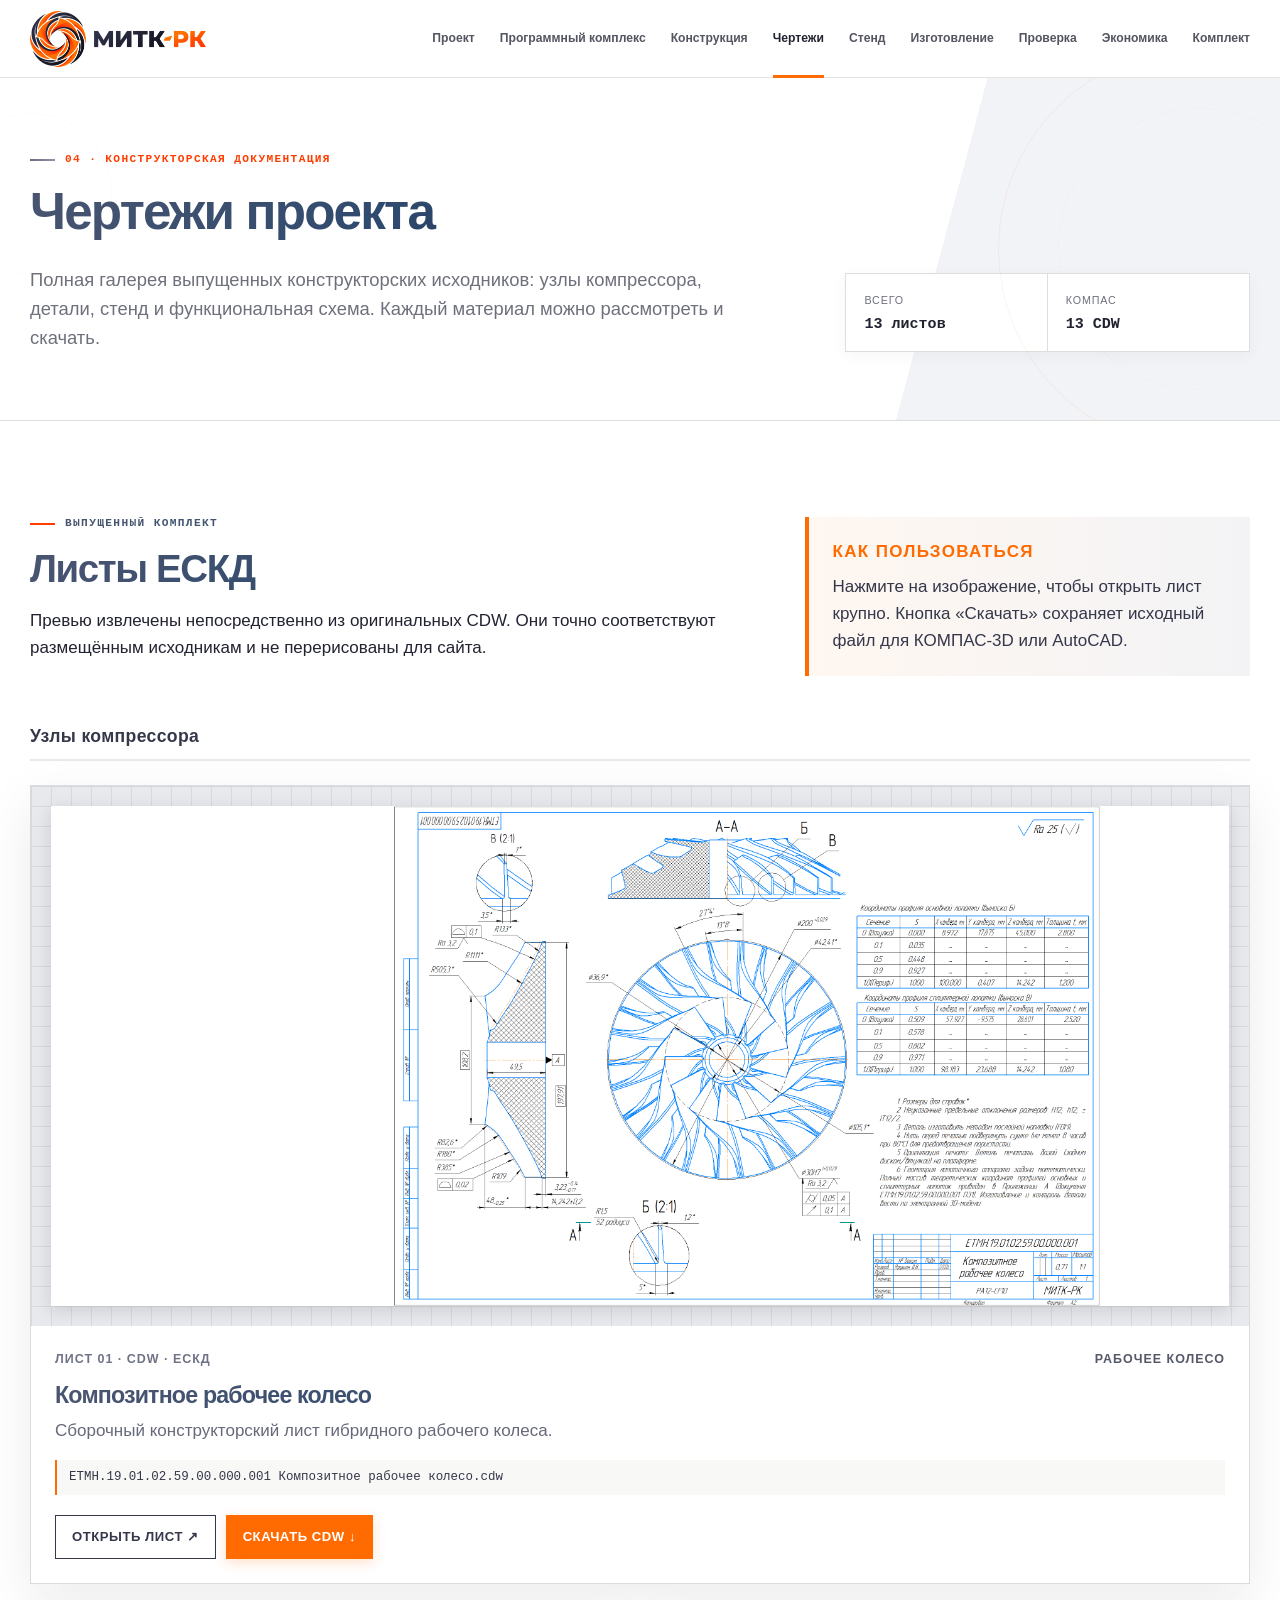
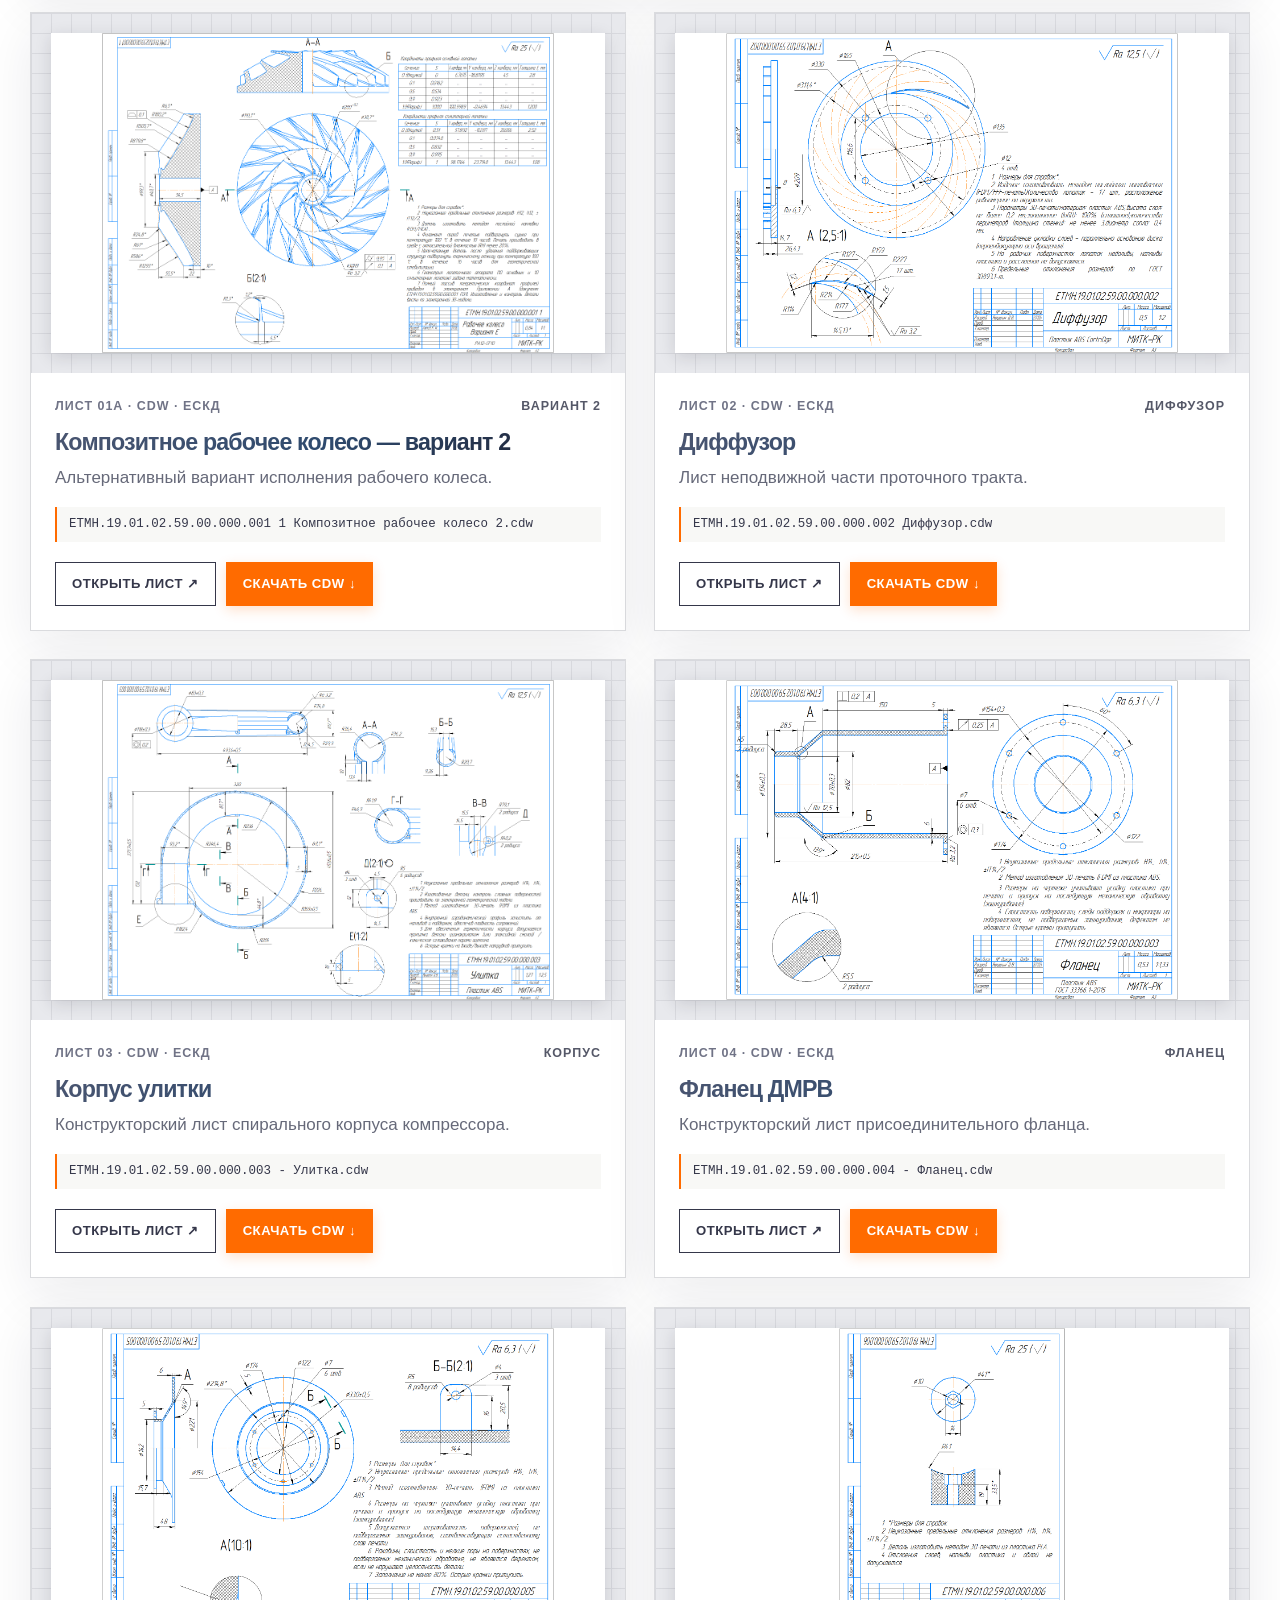
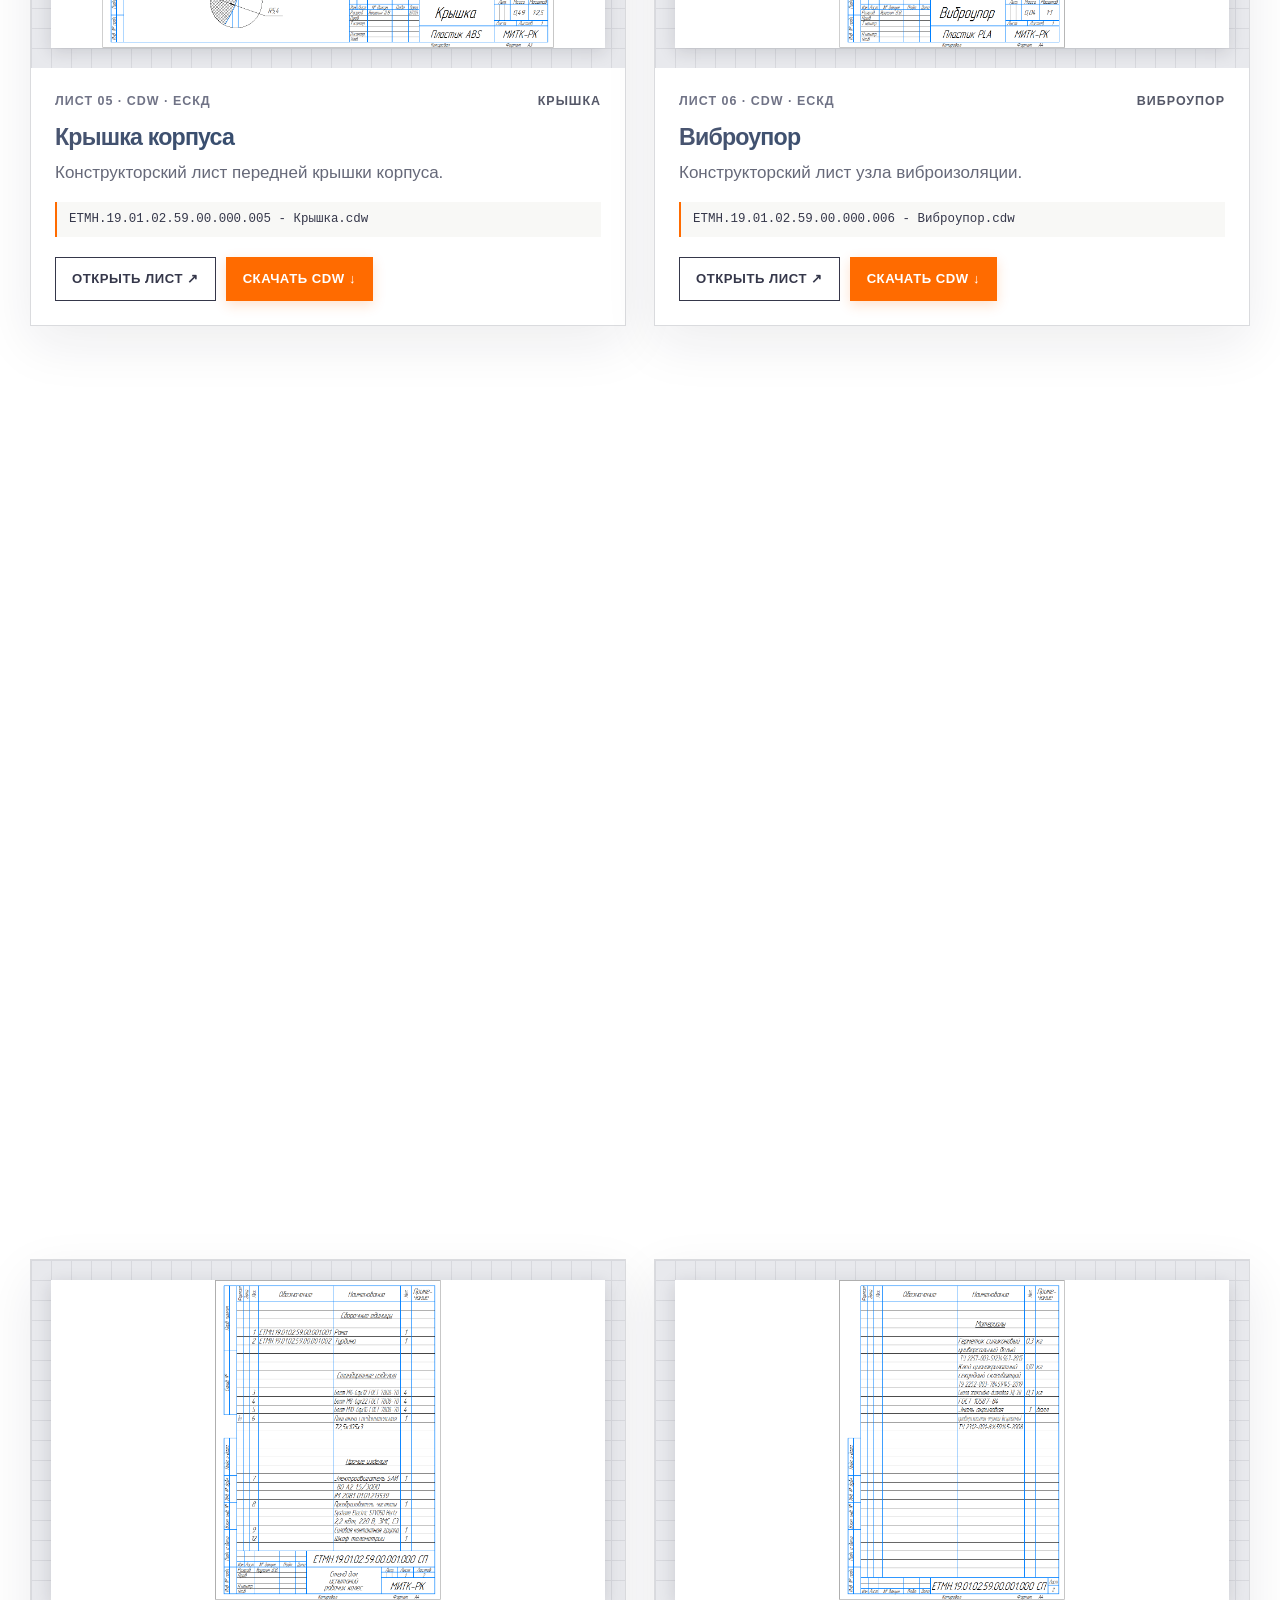
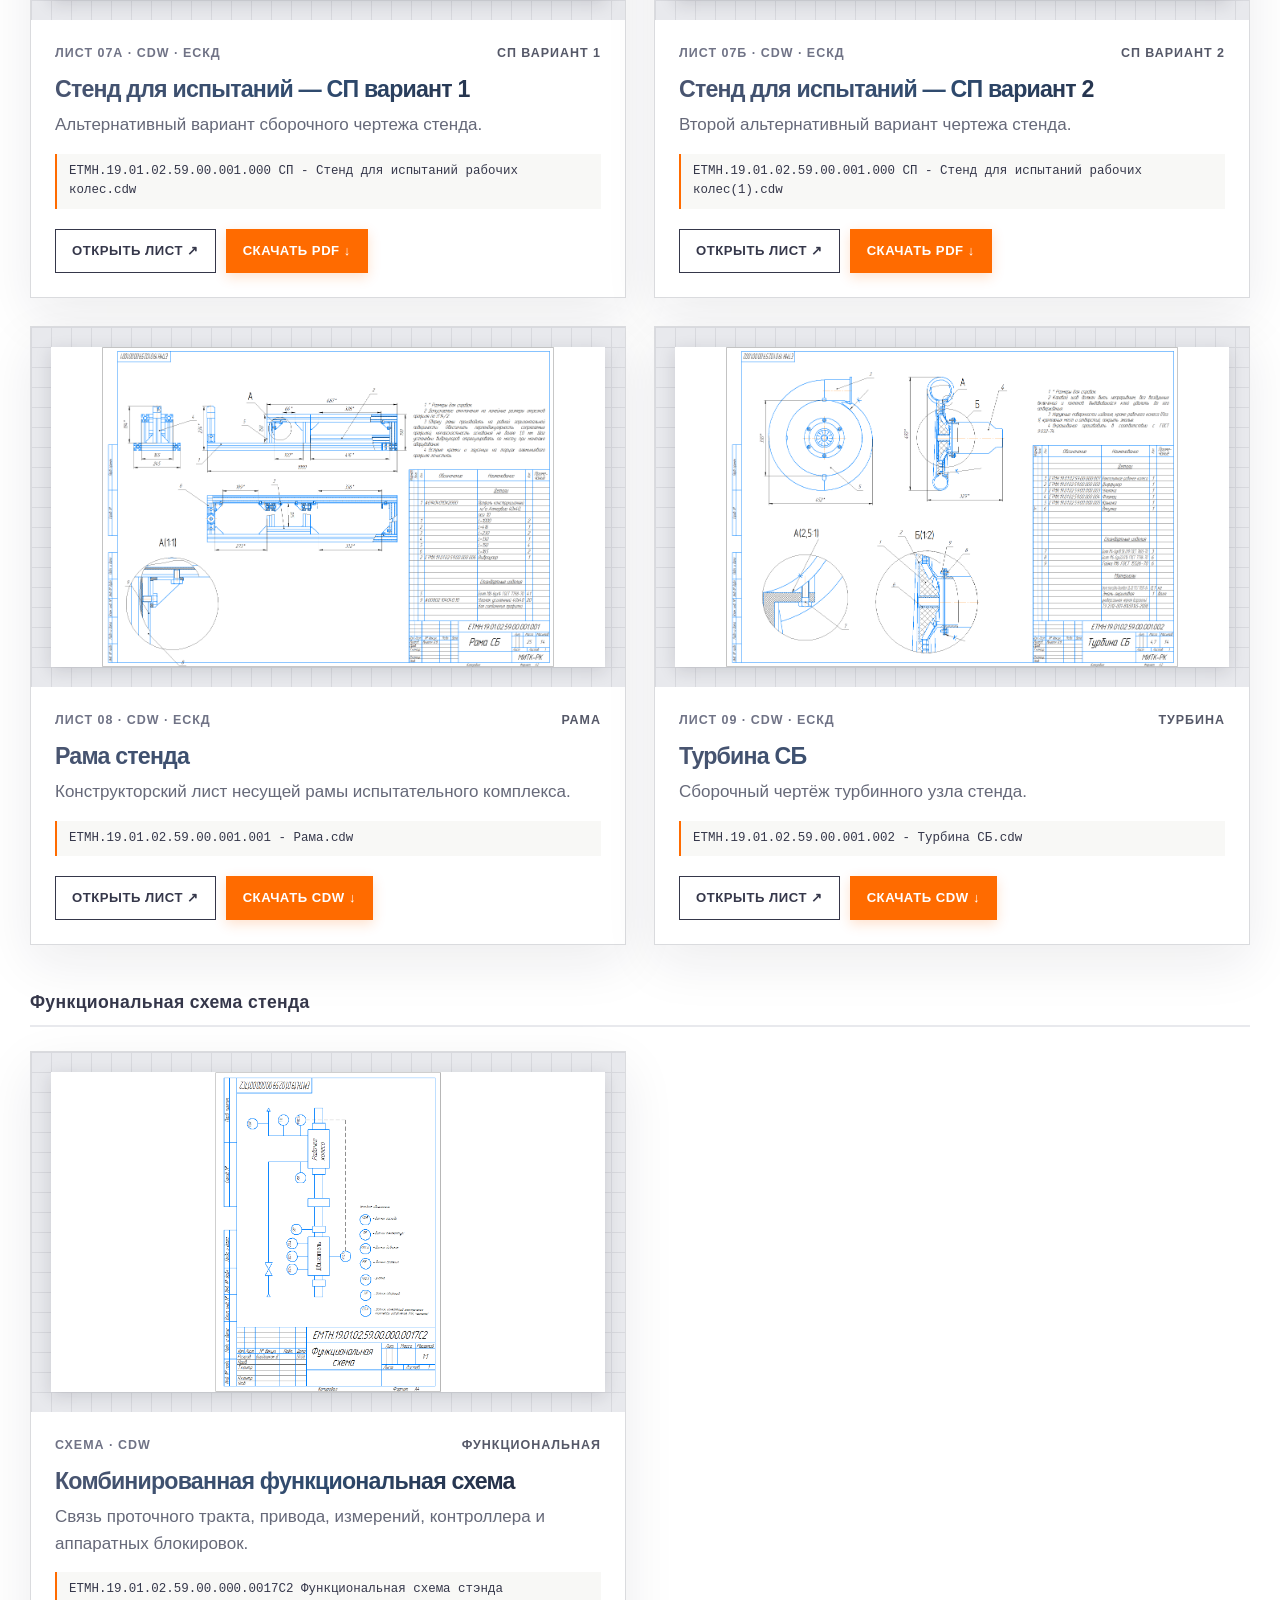
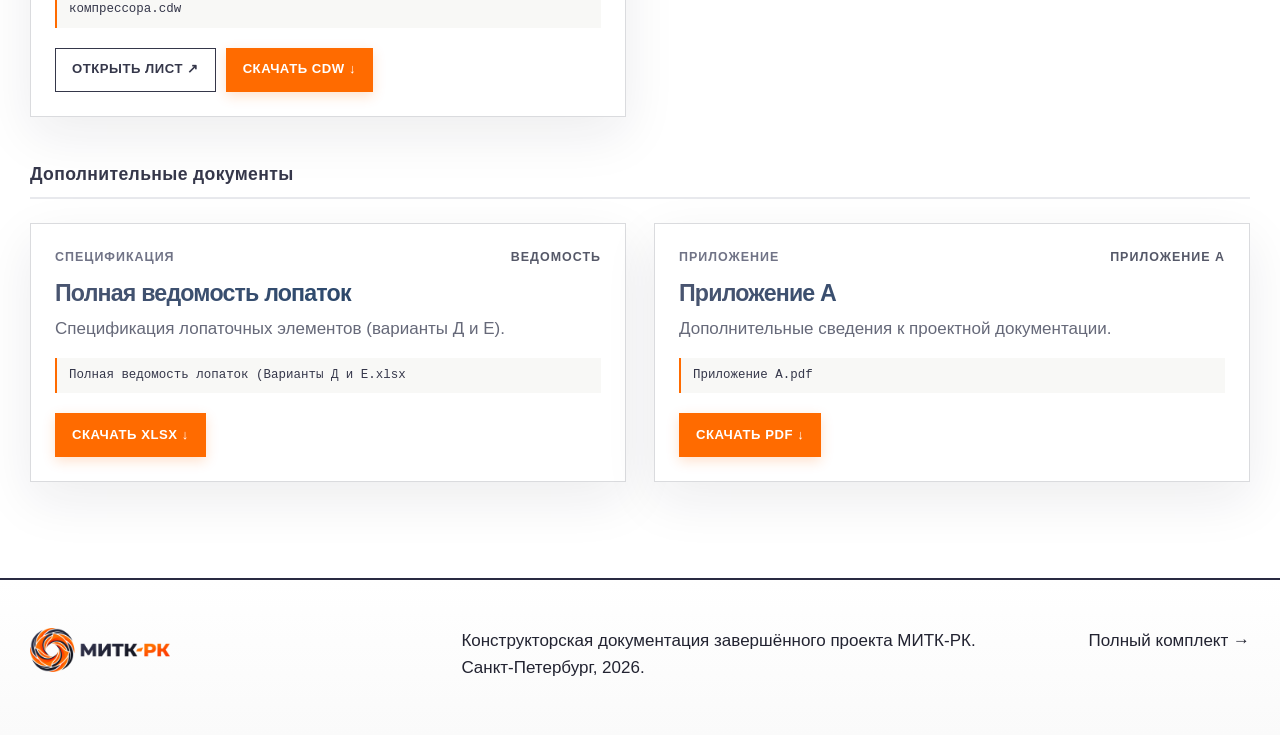
<file: drawings.html>
﻿<!doctype html>
<html lang="ru">
<head>
  <meta charset="utf-8"><meta name="viewport" content="width=device-width,initial-scale=1"><meta name="theme-color" content="#35374A">
  <meta name="description" content="Чертежи проекта МИТК-РК: просмотр листов ЕСКД и CAD-превью, скачивание исходников КОМПАС CDW.">
  <title>Чертежи — МИТК-РК</title><link rel="stylesheet" href="assets/styles.css"><link rel="icon" href="assets/brand/mitk-rk-logo.png" type="image/png">
  <noscript><style>[data-reveal]{opacity:1!important;transform:none!important}</style></noscript>
  <style>
    .skip-link{position:absolute;top:-100%;left:16px;z-index:999;padding:8px 16px;background:#35374A;color:#fff;font-weight:700;text-decoration:none}.skip-link:focus{top:0}
[data-page="drawings"] .page-hero{background:linear-gradient(105deg,#fff 0 72%,#f2f3f6 72%)}
[data-page="drawings"] .page-hero .eyebrow::before{background:linear-gradient(90deg,#6a6d80,#9093a6)}
[data-page="drawings"] .drawing-preview{background:#e8e9ed;background-image:linear-gradient(#d8d9de 1px,transparent 1px),linear-gradient(90deg,#d8d9de 1px,transparent 1px);background-size:20px 20px}
[data-page="drawings"] .drawing-kicker b{color:#555868}
    .drawing-intro{display:grid;grid-template-columns:minmax(0,1.25fr) minmax(280px,.75fr);gap:32px;align-items:start;margin-bottom:48px}
    .drawing-note{border-left:4px solid #ff6b00;background:linear-gradient(90deg,#fff7f1 0%,#f3f3f5 100%);padding:22px 24px;color:#35374a}.drawing-note strong{display:block;margin-bottom:8px;text-transform:uppercase;letter-spacing:.08em;color:#ff6b00}
    .drawing-section-heading{margin:48px 0 24px;padding-bottom:12px;border-bottom:2px solid #e8e9ed;font-size:1.1rem;font-weight:800;color:#35374a;letter-spacing:.02em}
    .drawing-grid{display:grid;grid-template-columns:repeat(2,minmax(0,1fr));gap:28px}
    .drawing-card{margin:0;border:1px solid rgba(53,55,74,.18);background:#fff;box-shadow:0 18px 50px rgba(25,28,45,.08);overflow:hidden;transition:transform .25s ease,box-shadow .25s ease;position:relative}
    .drawing-card:hover{transform:translateY(-4px);box-shadow:0 24px 60px rgba(25,28,45,.12)}
    .drawing-card::before{content:"";position:absolute;top:0;left:0;width:3px;height:0;background:linear-gradient(180deg,#ff6b00,#ff3d00);transition:height .3s ease;z-index:1}
    .drawing-card:hover::before{height:100%}
    .drawing-preview{display:flex;align-items:center;justify-content:center;min-height:340px;padding:20px;background:#dfe1e6;cursor:zoom-in;transition:background .3s}
    .drawing-card:hover .drawing-preview{background:#d5d7dc}
    .drawing-preview img{display:block;width:100%;height:320px;object-fit:contain;background:#fff;box-shadow:0 4px 16px rgba(25,28,45,.14);transition:transform .3s}
    .drawing-card:hover .drawing-preview img{transform:scale(1.02)}
    .drawing-body{padding:24px}.drawing-kicker{display:flex;align-items:center;justify-content:space-between;gap:16px;margin-bottom:12px;color:#707386;font-size:.78rem;font-weight:800;letter-spacing:.08em;text-transform:uppercase}.drawing-kicker b{color:#ff6b00}
    .drawing-body h2{margin:0 0 10px;font-size:1.45rem}.drawing-body p{margin:0;color:#666979}.drawing-file{display:block;margin-top:15px;padding:8px 12px;background:#f8f8f6;border-left:2px solid #ff6b00;color:#35374a;font-family:ui-monospace,Consolas,monospace;font-size:.78rem;overflow-wrap:anywhere}
    .drawing-actions{display:flex;flex-wrap:wrap;gap:10px;margin-top:20px}.drawing-actions a{display:inline-flex;align-items:center;justify-content:center;min-height:44px;padding:0 16px;border:1px solid #35374a;color:#35374a;font-size:.82rem;font-weight:800;text-decoration:none;text-transform:uppercase;letter-spacing:.04em;transition:all .2s ease}.drawing-actions a:hover{background:rgba(53,55,74,.05)}.drawing-actions a:last-child{border-color:#ff6b00;background:#ff6b00;color:#fff;box-shadow:0 4px 12px rgba(255,107,0,.2)}.drawing-actions a:last-child:hover{background:#e65c00;box-shadow:0 6px 16px rgba(255,107,0,.3)}
    .drawing-card--primary{grid-column:1/-1}.drawing-card--primary .drawing-preview{min-height:520px}.drawing-card--primary .drawing-preview img{height:500px}
    @media(max-width:900px){.drawing-intro,.drawing-grid{grid-template-columns:1fr}.drawing-card--primary{grid-column:auto}.drawing-preview,.drawing-card--primary .drawing-preview{min-height:260px}.drawing-preview img,.drawing-card--primary .drawing-preview img{height:auto;max-height:420px}}
  </style>
</head>
<body data-page="drawings">
  <a class="skip-link" href="#main">Перейти к содержимому</a>
  <header class="site-header"><div class="container header-inner"><a class="brand" href="index.html"><img src="assets/brand/mitk-rk-logo.png" alt="МИТК-РК"></a><button class="menu-button" type="button" aria-expanded="false" aria-label="Открыть меню"><span></span><span></span><span></span></button><nav class="main-nav" aria-label="Основная навигация"><a data-page="project" href="project.html">Проект</a><a data-page="software" href="software.html">Программный комплекс</a><a data-page="models" href="models.html">Конструкция</a><a data-page="drawings" href="drawings.html">Чертежи</a><a data-page="stand" href="stand.html">Стенд</a><a data-page="technology" href="technology.html">Изготовление</a><a data-page="validation" href="validation.html">Проверка</a><a data-page="economics" href="economics.html">Экономика</a><a data-page="documents" href="documents.html">Комплект</a></nav></div></header>
  <main id="main">
    <section class="page-hero"><div class="container page-hero-grid" data-reveal><div><div class="eyebrow">04 · Конструкторская документация</div><h1>Чертежи проекта</h1><p>Полная галерея выпущенных конструкторских исходников: узлы компрессора, детали, стенд и функциональная схема. Каждый материал можно рассмотреть и скачать.</p></div><div class="page-meta"><div><span>Всего</span><strong>13 листов</strong></div><div><span>КОМПАС</span><strong>13 CDW</strong></div></div></div></section>
    <section class="section"><div class="container">
      <div class="drawing-intro" data-reveal><div><div class="eyebrow">Выпущенный комплект</div><h2>Листы ЕСКД</h2><p>Превью извлечены непосредственно из оригинальных CDW. Они точно соответствуют размещённым исходникам и не перерисованы для сайта.</p></div><aside class="drawing-note"><strong>Как пользоваться</strong>Нажмите на изображение, чтобы открыть лист крупно. Кнопка «Скачать» сохраняет исходный файл для КОМПАС‑3D или AutoCAD.</aside></div>

      <h3 class="drawing-section-heading" data-reveal>Узлы компрессора</h3>
      <div class="drawing-grid">
        <figure class="drawing-card drawing-card--primary" data-reveal>
          <a class="drawing-preview" href="assets/drawing-previews/cdw-impeller.png" data-lightbox="Композитное рабочее колесо · Лист 01"><img src="assets/drawing-previews/cdw-impeller.png" alt="Чертёж композитного рабочего колеса с видами, разрезами, размерами и основной надписью" loading="eager"></a>
          <figcaption class="drawing-body"><div class="drawing-kicker"><span>Лист 01 · CDW · ЕСКД</span><b>Рабочее колесо</b></div><h2>Композитное рабочее колесо</h2><p>Сборочный конструкторский лист гибридного рабочего колеса.</p><span class="drawing-file">ЕТМН.19.01.02.59.00.000.001 Композитное рабочее колесо.cdw</span><div class="drawing-actions"><a href="assets/drawing-previews/cdw-impeller.png" data-lightbox="Композитное рабочее колесо · Лист 01">Открыть лист ↗</a><a href="drawings/ЕТМН.19.01.02.59.00.000.001 Композитное  рабочее колесо.cdw" download>Скачать CDW ↓</a></div></figcaption>
        </figure>
        <figure class="drawing-card" data-reveal>
          <a class="drawing-preview" href="assets/drawing-previews/cdw-impeller-2.png" data-lightbox="Рабочее колесо (вариант 2) · Лист 01а"><img src="assets/drawing-previews/cdw-impeller-2.png" alt="Чертёж рабочего колеса вариант 2" loading="lazy"></a>
          <figcaption class="drawing-body"><div class="drawing-kicker"><span>Лист 01а · CDW · ЕСКД</span><b>Вариант 2</b></div><h2>Композитное рабочее колесо — вариант 2</h2><p>Альтернативный вариант исполнения рабочего колеса.</p><span class="drawing-file">ЕТМН.19.01.02.59.00.000.001 1 Композитное рабочее колесо 2.cdw</span><div class="drawing-actions"><a href="assets/drawing-previews/cdw-impeller-2.png" data-lightbox="Рабочее колесо (вариант 2)">Открыть лист ↗</a><a href="drawings/ЕТМН.19.01.02.59.00.000.001 1 Композитное  рабочее колесо 2 .cdw" download>Скачать CDW ↓</a></div></figcaption>
        </figure>
        <figure class="drawing-card" data-reveal>
          <a class="drawing-preview" href="assets/drawing-previews/cdw-diffuser.png" data-lightbox="Диффузор · Лист 02"><img src="assets/drawing-previews/cdw-diffuser.png" alt="Чертёж диффузора с видами, размерами и основной надписью" loading="lazy"></a>
          <figcaption class="drawing-body"><div class="drawing-kicker"><span>Лист 02 · CDW · ЕСКД</span><b>Диффузор</b></div><h2>Диффузор</h2><p>Лист неподвижной части проточного тракта.</p><span class="drawing-file">ЕТМН.19.01.02.59.00.000.002 Диффузор.cdw</span><div class="drawing-actions"><a href="assets/drawing-previews/cdw-diffuser.png" data-lightbox="Диффузор · Лист 02">Открыть лист ↗</a><a href="drawings/ЕТМН.19.01.02.59.00.000.002 Диффузор.cdw" download>Скачать CDW ↓</a></div></figcaption>
        </figure>
        <figure class="drawing-card" data-reveal>
          <a class="drawing-preview" href="assets/drawing-previews/cdw-volute.png" data-lightbox="Корпус улитки · Лист 03"><img src="assets/drawing-previews/cdw-volute.png" alt="Чертёж корпуса улитки с видами, разрезами, размерами и основной надписью" loading="lazy"></a>
          <figcaption class="drawing-body"><div class="drawing-kicker"><span>Лист 03 · CDW · ЕСКД</span><b>Корпус</b></div><h2>Корпус улитки</h2><p>Конструкторский лист спирального корпуса компрессора.</p><span class="drawing-file">ЕТМН.19.01.02.59.00.000.003 - Улитка.cdw</span><div class="drawing-actions"><a href="assets/drawing-previews/cdw-volute.png" data-lightbox="Корпус улитки · Лист 03">Открыть лист ↗</a><a href="drawings/ЕТМН.19.01.02.59.00.000.003 - Улитка.cdw" download>Скачать CDW ↓</a></div></figcaption>
        </figure>
        <figure class="drawing-card" data-reveal>
          <a class="drawing-preview" href="assets/drawing-previews/cdw-flange.png" data-lightbox="Фланец ДМРВ · Лист 04"><img src="assets/drawing-previews/cdw-flange.png" alt="Чертёж фланца с видами, разрезами, размерами и основной надписью" loading="lazy"></a>
          <figcaption class="drawing-body"><div class="drawing-kicker"><span>Лист 04 · CDW · ЕСКД</span><b>Фланец</b></div><h2>Фланец ДМРВ</h2><p>Конструкторский лист присоединительного фланца.</p><span class="drawing-file">ЕТМН.19.01.02.59.00.000.004 - Фланец.cdw</span><div class="drawing-actions"><a href="assets/drawing-previews/cdw-flange.png" data-lightbox="Фланец ДМРВ · Лист 04">Открыть лист ↗</a><a href="drawings/ЕТМН.19.01.02.59.00.000.004 - Фланец.cdw" download>Скачать CDW ↓</a></div></figcaption>
        </figure>
        <figure class="drawing-card" data-reveal>
          <a class="drawing-preview" href="assets/drawing-previews/cdw-cover.png" data-lightbox="Крышка корпуса · Лист 05"><img src="assets/drawing-previews/cdw-cover.png" alt="Чертёж крышки корпуса с видами, разрезами, размерами и основной надписью" loading="lazy"></a>
          <figcaption class="drawing-body"><div class="drawing-kicker"><span>Лист 05 · CDW · ЕСКД</span><b>Крышка</b></div><h2>Крышка корпуса</h2><p>Конструкторский лист передней крышки корпуса.</p><span class="drawing-file">ЕТМН.19.01.02.59.00.000.005 - Крышка.cdw</span><div class="drawing-actions"><a href="assets/drawing-previews/cdw-cover.png" data-lightbox="Крышка корпуса · Лист 05">Открыть лист ↗</a><a href="drawings/ЕТМН.19.01.02.59.00.000.005 - Крышка.cdw" download>Скачать CDW ↓</a></div></figcaption>
        </figure>
        <figure class="drawing-card" data-reveal>
          <a class="drawing-preview" href="assets/drawing-previews/cdw-vibrostop.png" data-lightbox="Виброупор · Лист 06"><img src="assets/drawing-previews/cdw-vibrostop.png" alt="Чертёж виброупора с видами, размерами и основной надписью" loading="lazy"></a>
          <figcaption class="drawing-body"><div class="drawing-kicker"><span>Лист 06 · CDW · ЕСКД</span><b>Виброупор</b></div><h2>Виброупор</h2><p>Конструкторский лист узла виброизоляции.</p><span class="drawing-file">ЕТМН.19.01.02.59.00.000.006 - Виброупор.cdw</span><div class="drawing-actions"><a href="assets/drawing-previews/cdw-vibrostop.png" data-lightbox="Виброупор · Лист 06">Открыть лист ↗</a><a href="drawings/ЕТМН.19.01.02.59.00.000.006 - Виброупор.cdw" download>Скачать CDW ↓</a></div></figcaption>
        </figure>
      </div>

      <h3 class="drawing-section-heading" data-reveal>Испытательный стенд</h3>
      <div class="drawing-grid">
        <figure class="drawing-card drawing-card--primary" data-reveal>
          <a class="drawing-preview" href="assets/drawing-previews/cdw-stand.png" data-lightbox="Стенд для испытаний рабочего колеса · Лист 07"><img src="assets/drawing-previews/cdw-stand.png" alt="Чертёж стенда для испытаний рабочего колеса" loading="lazy"></a>
          <figcaption class="drawing-body"><div class="drawing-kicker"><span>Лист 07 · CDW · ЕСКД</span><b>Стенд</b></div><h2>Стенд для испытаний рабочего колеса</h2><p>Сборочный чертёж испытательного стенда.</p><span class="drawing-file">ЕТМН.19.01.02.59.00.001.000 Стенд для испытаний рабочего колеса.cdw</span><div class="drawing-actions"><a href="assets/drawing-previews/cdw-stand.png" data-lightbox="Стенд для испытаний · Лист 07">Открыть лист ↗</a><a href="drawings/ЕТМН.19.01.02.59.00.001.000 Стенд для испытаний рабочего колеса.cdw" download>Скачать CDW ↓</a></div></figcaption>
        </figure>
        <figure class="drawing-card" data-reveal>
          <a class="drawing-preview" href="assets/drawing-previews/cdw-stand-1.png" data-lightbox="Стенд (СП вариант 1) · Лист 07а"><img src="assets/drawing-previews/cdw-stand-1.png" alt="Чертёж стенда СП вариант 1" loading="lazy"></a>
          <figcaption class="drawing-body"><div class="drawing-kicker"><span>Лист 07а · CDW · ЕСКД</span><b>СП Вариант 1</b></div><h2>Стенд для испытаний — СП вариант 1</h2><p>Альтернативный вариант сборочного чертежа стенда.</p><span class="drawing-file">ЕТМН.19.01.02.59.00.001.000 СП - Стенд для испытаний рабочих колес.cdw</span><div class="drawing-actions"><a href="assets/drawing-previews/cdw-stand-1.png" data-lightbox="Стенд (СП вариант 1)">Открыть лист ↗</a><a href="drawings/ЕТМН.19.01.02.59.00.001.000 СП - Стенд для испытаний рабочих колес.pdf" download>Скачать PDF ↓</a></div></figcaption>
        </figure>
        <figure class="drawing-card" data-reveal>
          <a class="drawing-preview" href="assets/drawing-previews/cdw-stand-2.png" data-lightbox="Стенд (СП вариант 2) · Лист 07б"><img src="assets/drawing-previews/cdw-stand-2.png" alt="Чертёж стенда СП вариант 2" loading="lazy"></a>
          <figcaption class="drawing-body"><div class="drawing-kicker"><span>Лист 07б · CDW · ЕСКД</span><b>СП Вариант 2</b></div><h2>Стенд для испытаний — СП вариант 2</h2><p>Второй альтернативный вариант чертежа стенда.</p><span class="drawing-file">ЕТМН.19.01.02.59.00.001.000 СП - Стенд для испытаний рабочих колес(1).cdw</span><div class="drawing-actions"><a href="assets/drawing-previews/cdw-stand-2.png" data-lightbox="Стенд (СП вариант 2)">Открыть лист ↗</a><a href="drawings/ЕТМН.19.01.02.59.00.001.000 СП - Стенд для испытаний рабочих колес.pdf" download>Скачать PDF ↓</a></div></figcaption>
        </figure>
        <figure class="drawing-card" data-reveal>
          <a class="drawing-preview" href="assets/drawing-previews/cdw-frame.png" data-lightbox="Рама стенда · Лист 08"><img src="assets/drawing-previews/cdw-frame.png" alt="Чертёж рамы стенда" loading="lazy"></a>
          <figcaption class="drawing-body"><div class="drawing-kicker"><span>Лист 08 · CDW · ЕСКД</span><b>Рама</b></div><h2>Рама стенда</h2><p>Конструкторский лист несущей рамы испытательного комплекса.</p><span class="drawing-file">ЕТМН.19.01.02.59.00.001.001 - Рама.cdw</span><div class="drawing-actions"><a href="assets/drawing-previews/cdw-frame.png" data-lightbox="Рама стенда · Лист 08">Открыть лист ↗</a><a href="drawings/ЕТМН.19.01.02.59.00.001.001  - Рама.cdw" download>Скачать CDW ↓</a></div></figcaption>
        </figure>
        <figure class="drawing-card" data-reveal>
          <a class="drawing-preview" href="assets/drawing-previews/cdw-turbine.png" data-lightbox="Турбина СБ · Лист 09"><img src="assets/drawing-previews/cdw-turbine.png" alt="Чертёж турбины СБ" loading="lazy"></a>
          <figcaption class="drawing-body"><div class="drawing-kicker"><span>Лист 09 · CDW · ЕСКД</span><b>Турбина</b></div><h2>Турбина СБ</h2><p>Сборочный чертёж турбинного узла стенда.</p><span class="drawing-file">ЕТМН.19.01.02.59.00.001.002 - Турбина СБ.cdw</span><div class="drawing-actions"><a href="assets/drawing-previews/cdw-turbine.png" data-lightbox="Турбина СБ · Лист 09">Открыть лист ↗</a><a href="drawings/ЕТМН.19.01.02.59.00.001.002 - Турбина СБ.cdw" download>Скачать CDW ↓</a></div></figcaption>
        </figure>
      </div>

      <h3 class="drawing-section-heading" data-reveal>Функциональная схема стенда</h3>
      <div class="drawing-grid">
        <figure class="drawing-card" data-reveal>
          <a class="drawing-preview" href="assets/drawing-previews/cdw-functional-scheme.png" data-lightbox="Функциональная схема стенда компрессора"><img src="assets/drawing-previews/cdw-functional-scheme.png" alt="Комбинированная функциональная схема стенда компрессора" loading="lazy"></a>
          <figcaption class="drawing-body"><div class="drawing-kicker"><span>Схема · CDW</span><b>Функциональная</b></div><h2>Комбинированная функциональная схема</h2><p>Связь проточного тракта, привода, измерений, контроллера и аппаратных блокировок.</p><span class="drawing-file">ЕТМН.19.01.02.59.00.000.0017С2 Функциональная схема стэнда компрессора.cdw</span><div class="drawing-actions"><a href="assets/drawing-previews/cdw-functional-scheme.png" data-lightbox="Функциональная схема стенда">Открыть лист ↗</a><a href="drawings/ЕТМН.19.01.02.59.00.000.0017С2 Функциональная схема стэнда компрессора.cdw" download>Скачать CDW ↓</a></div></figcaption>
        </figure>
      </div>

      <h3 class="drawing-section-heading" data-reveal>Дополнительные документы</h3>
      <div class="drawing-grid">
        <figure class="drawing-card" data-reveal>
          <figcaption class="drawing-body"><div class="drawing-kicker"><span>Спецификация</span><b>Ведомость</b></div><h2>Полная ведомость лопаток</h2><p>Спецификация лопаточных элементов (варианты Д и Е).</p><span class="drawing-file">Полная ведомость лопаток (Варианты Д и Е.xlsx</span><div class="drawing-actions"><a href="drawings/Полная ведомость лопаток (Варианты Д и Е.xlsx" download>Скачать XLSX ↓</a></div></figcaption>
        </figure>
        <figure class="drawing-card" data-reveal>
          <figcaption class="drawing-body"><div class="drawing-kicker"><span>Приложение</span><b>Приложение А</b></div><h2>Приложение А</h2><p>Дополнительные сведения к проектной документации.</p><span class="drawing-file">Приложение А.pdf</span><div class="drawing-actions"><a href="drawings/Приложение А.pdf" download>Скачать PDF ↓</a></div></figcaption>
        </figure>
      </div>

    </div></section>
  </main>
  <footer class="site-footer"><div class="container footer-grid"><img class="footer-logo" src="assets/brand/mitk-rk-logo.png" alt="МИТК-РК"><p>Конструкторская документация завершённого проекта МИТК‑РК. Санкт‑Петербург, 2026.</p><a href="documents.html">Полный комплект →</a></div></footer><script src="assets/site.js"></script>
</body>
</html>
</file>
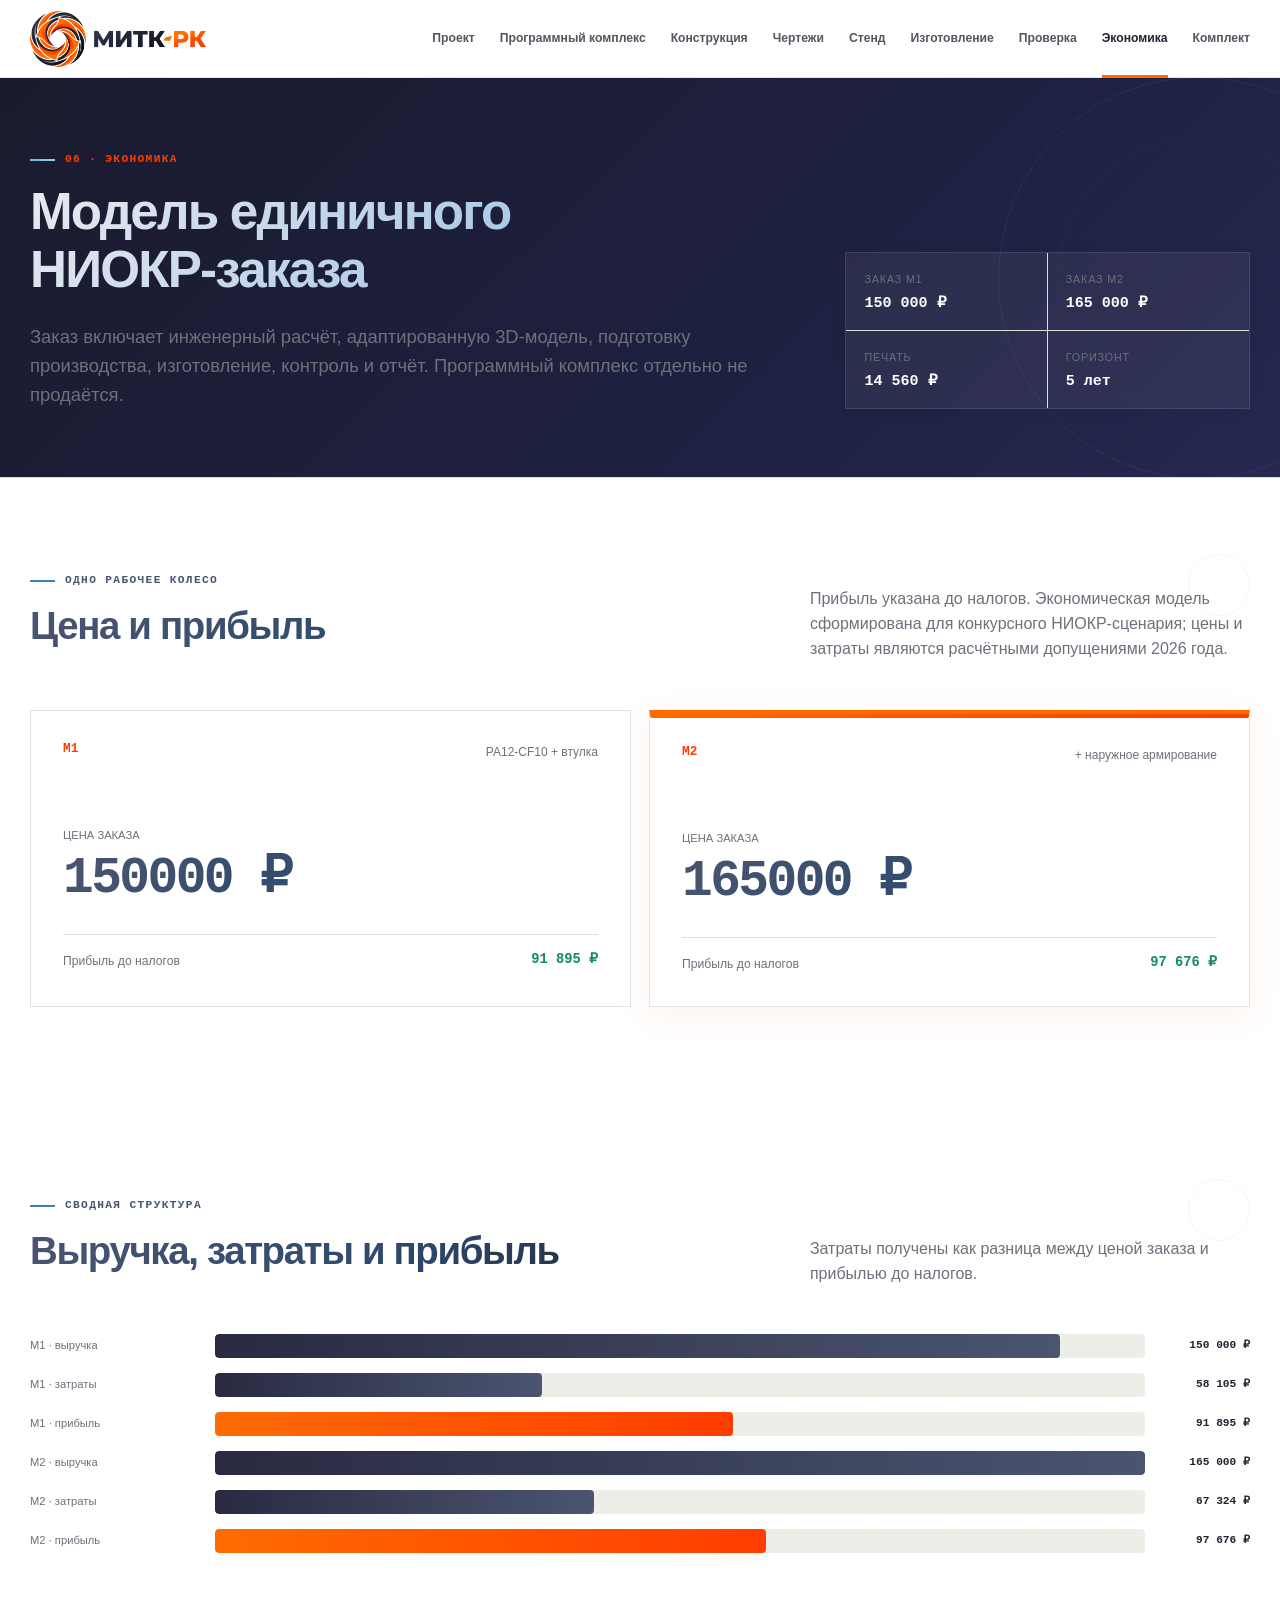
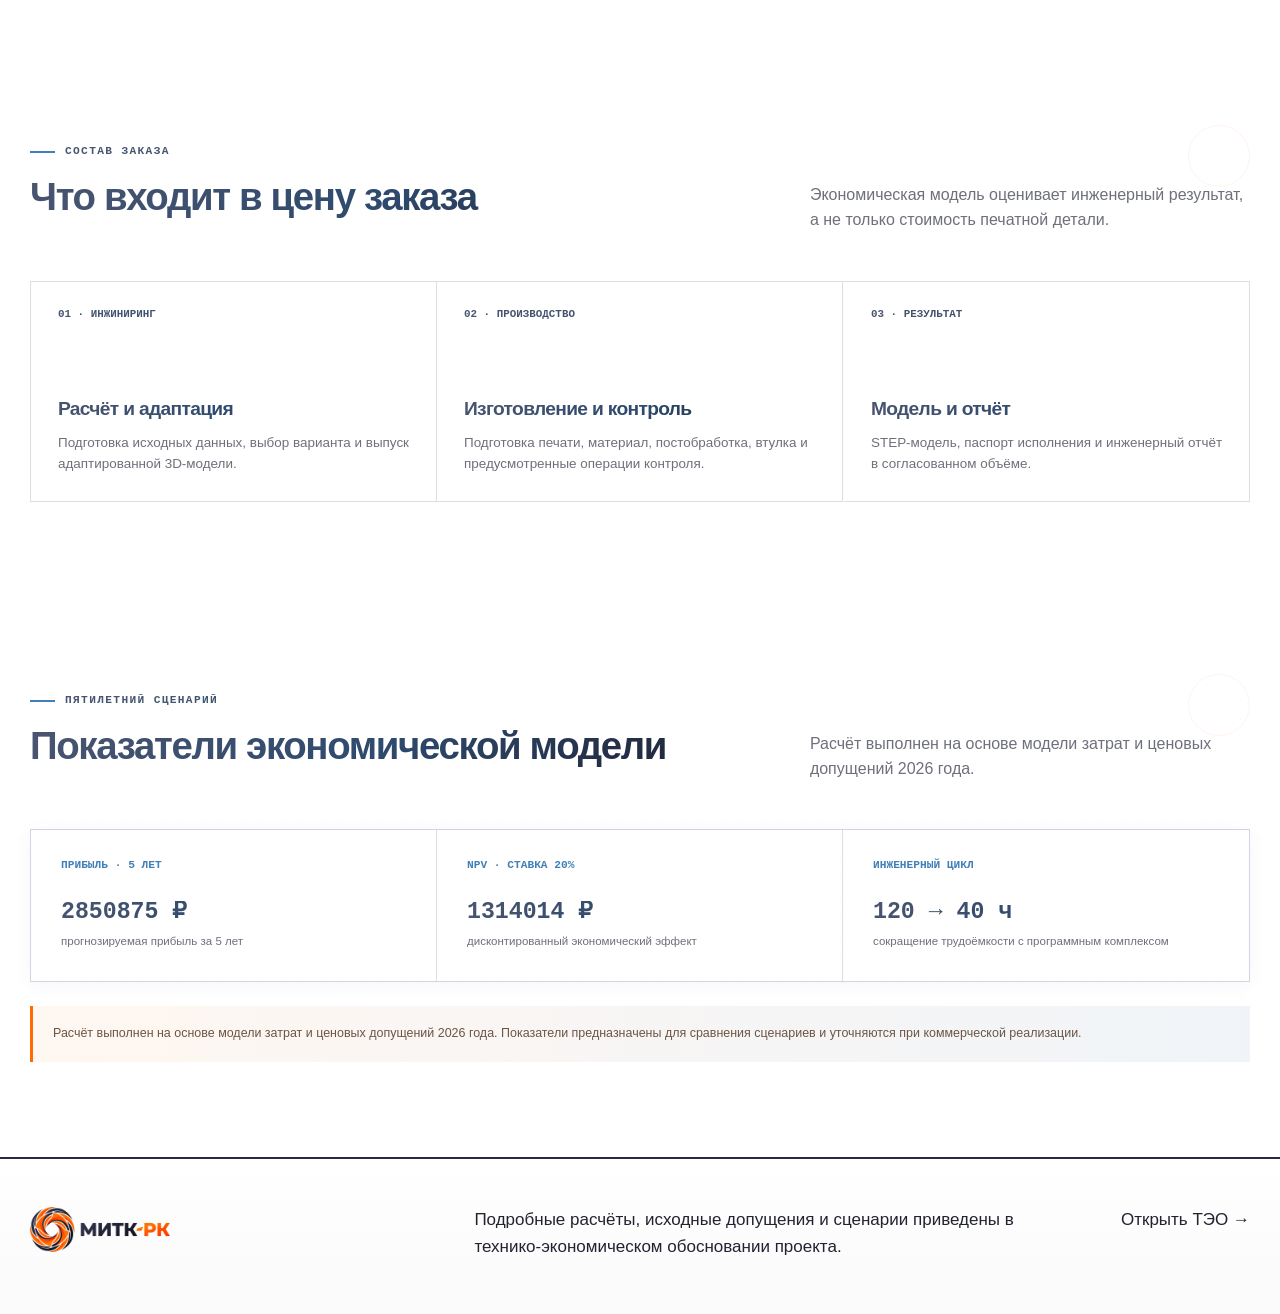
<file: economics.html>
<!doctype html>
<html lang="ru">
<head>
  <meta charset="utf-8"><meta name="theme-color" content="#35374A"><meta name="viewport" content="width=device-width, initial-scale=1">
    <meta name="description" content="Экономика единичного НИОКР-заказа МИТК-РК: цена, затраты, прибыль, NPV и влияние программного комплекса. Данные основаны на фактической себестоимости.">
  <title>Экономика проекта — МИТК-РК</title><link rel="stylesheet" href="assets/styles.css">
  <link rel="icon" href="assets/brand/mitk-rk-logo.png" type="image/png">
  <noscript><style>[data-reveal]{opacity:1!important;transform:none!important}</style></noscript>
  <link rel="canonical" href="https://mitk-rk.example.com/economics.html">
  <meta property="og:title" content="Экономика — МИТК-РК">
    <meta property="og:description" content="Экономика проекта МИТК-РК — данные на основе фактической себестоимости">
  <meta property="og:type" content="website">
  <style>.skip-link{position:absolute;top:-100%;left:16px;z-index:999;padding:8px 16px;background:#35374A;color:#fff;font-weight:700;text-decoration:none;border-radius:0 0 4px 4px}.skip-link:focus{top:0}
  [data-page="economics"] .page-hero{color:#fff;background:linear-gradient(135deg,#1a1b2e 0%,#1e2040 60%,#252850 100%)}
  [data-page="economics"] .page-hero .eyebrow::before{background:linear-gradient(90deg,#70b0e0,#a0d0f0)}
  [data-page="economics"] .page-hero .page-meta{background:rgba(255,255,255,.06);border-color:rgba(255,255,255,.1)}
  [data-page="economics"] .section-heading .eyebrow{color:#4080b8}
  [data-page="economics"] .section-soft{background:linear-gradient(315deg,#eef2f8 0%,#f4f7fc 40%,#fff 100%);background-image:radial-gradient(circle at 1px 1px,rgba(64,128,184,.02) 1px,transparent 0);background-size:20px 20px}
  [data-page="economics"] .economy-card{border-color:#e0e3e8;transition:transform .25s ease,box-shadow .25s ease,border-color .25s ease}
  [data-page="economics"] .economy-card:hover{transform:translateY(-4px);box-shadow:0 12px 32px rgba(37,38,55,.1);border-color:rgba(64,128,184,.2)}
  [data-page="economics"] .economy-card.featured{border-top:4px solid var(--orange);box-shadow:0 8px 32px rgba(255,107,0,.08)}
  [data-page="economics"] .economy-card.featured::after{content:"";position:absolute;top:0;left:0;right:0;height:4px;background:linear-gradient(90deg,var(--orange) 0%,var(--orange-deep) 100%)}
  [data-page="economics"] .scenario-grid{border-color:#d0d5e4}
  [data-page="economics"] .scenario-grid div{transition:background .2s,transform .2s}
  [data-page="economics"] .scenario-grid div:hover{transform:translateY(-2px)}
  [data-page="economics"] .scenario-grid span{color:#4080b8}
  [data-page="economics"] .cost-track i{background:linear-gradient(90deg,var(--navy) 0%,#4a5570 100%)}
  [data-page="economics"] .cost-row.orange .cost-track i{background:linear-gradient(90deg,var(--orange) 0%,var(--orange-deep) 100%)}
  [data-page="economics"] .disclaimer{background:linear-gradient(90deg,#fff7f1 0%,#f0f4f8 100%)}
  </style>
</head>
<body data-page="economics">
  <a class="skip-link" href="#main">Перейти к содержимому</a>
  <header class="site-header"><div class="container header-inner"><a class="brand" href="index.html"><img src="assets/brand/mitk-rk-logo.png" alt="МИТК-РК"></a><button class="menu-button" type="button" aria-expanded="false" aria-label="Открыть меню"><span></span><span></span><span></span></button><nav class="main-nav" aria-label="Основная навигация"><a data-page="project" href="project.html">Проект</a><a data-page="software" href="software.html">Программный комплекс</a><a data-page="models" href="models.html">Конструкция</a><a data-page="drawings" href="drawings.html">Чертежи</a><a data-page="stand" href="stand.html">Стенд</a><a data-page="technology" href="technology.html">Изготовление</a><a data-page="validation" href="validation.html">Проверка</a><a data-page="economics" href="economics.html">Экономика</a><a data-page="documents" href="documents.html">Комплект</a></nav></div></header>

  <main id="main">
    <section class="page-hero"><div class="container page-hero-grid" data-reveal><div><div class="eyebrow">06 · Экономика</div><h1>Модель единичного НИОКР‑заказа</h1><p>Заказ включает инженерный расчёт, адаптированную 3D‑модель, подготовку производства, изготовление, контроль и отчёт. Программный комплекс отдельно не продаётся.</p></div><div class="page-meta"><div><span>Заказ М1</span><strong>150 000 ₽</strong></div><div><span>Заказ М2</span><strong>165 000 ₽</strong></div><div><span>Печать</span><strong>14 560 ₽</strong></div><div><span>Горизонт</span><strong>5 лет</strong></div></div></div></section>

    <section class="section"><div class="container">
      <div class="section-heading" data-reveal><div><div class="eyebrow">Одно рабочее колесо</div><h2>Цена и прибыль</h2></div><p>Прибыль указана до налогов. Экономическая модель сформирована для конкурсного НИОКР‑сценария; цены и затраты являются расчётными допущениями 2026 года.</p></div>
      <div class="economy-cards" data-reveal role="list">
        <article class="economy-card" role="listitem"><div class="economy-card-head"><span>М1</span><small>PA12‑CF10 + втулка</small></div><div class="order-price"><span>Цена заказа</span><strong data-count="150000" data-suffix=" ₽">0 ₽</strong></div><div class="profit-line"><span>Прибыль до налогов</span><strong>91 895 ₽</strong></div></article>
        <article class="economy-card featured" role="listitem"><div class="economy-card-head"><span>М2</span><small>+ наружное армирование</small></div><div class="order-price"><span>Цена заказа</span><strong data-count="165000" data-suffix=" ₽">0 ₽</strong></div><div class="profit-line"><span>Прибыль до налогов</span><strong>97 676 ₽</strong></div></article>
      </div>
    </div></section>

    <section class="section section-soft"><div class="container">
      <div class="section-heading" data-reveal><div><div class="eyebrow">Сводная структура</div><h2>Выручка, затраты и прибыль</h2></div><p>Затраты получены как разница между ценой заказа и прибылью до налогов.</p></div>
      <div class="cost-chart" data-reveal>
        <div class="cost-row"><span>М1 · выручка</span><div class="cost-track"><i style="--width:90.9%"></i></div><strong>150 000 ₽</strong></div>
        <div class="cost-row"><span>М1 · затраты</span><div class="cost-track"><i style="--width:35.2%"></i></div><strong>58 105 ₽</strong></div>
        <div class="cost-row orange"><span>М1 · прибыль</span><div class="cost-track"><i style="--width:55.7%"></i></div><strong>91 895 ₽</strong></div>
        <div class="cost-row"><span>М2 · выручка</span><div class="cost-track"><i style="--width:100%"></i></div><strong>165 000 ₽</strong></div>
        <div class="cost-row"><span>М2 · затраты</span><div class="cost-track"><i style="--width:40.8%"></i></div><strong>67 324 ₽</strong></div>
        <div class="cost-row orange"><span>М2 · прибыль</span><div class="cost-track"><i style="--width:59.2%"></i></div><strong>97 676 ₽</strong></div>
      </div>
    </div></section>

    <section class="section"><div class="container">
      <div class="section-heading" data-reveal><div><div class="eyebrow">Состав заказа</div><h2>Что входит в цену заказа</h2></div><p>Экономическая модель оценивает инженерный результат, а не только стоимость печатной детали.</p></div>
      <div class="info-grid" data-reveal>
        <article class="info-card"><span>01 · ИНЖИНИРИНГ</span><h3>Расчёт и адаптация</h3><p>Подготовка исходных данных, выбор варианта и выпуск адаптированной 3D‑модели.</p></article>
        <article class="info-card"><span>02 · ПРОИЗВОДСТВО</span><h3>Изготовление и контроль</h3><p>Подготовка печати, материал, постобработка, втулка и предусмотренные операции контроля.</p></article>
        <article class="info-card"><span>03 · РЕЗУЛЬТАТ</span><h3>Модель и отчёт</h3><p>STEP‑модель, паспорт исполнения и инженерный отчёт в согласованном объёме.</p></article>
      </div>
    </div></section>

    <section class="section section-soft"><div class="container">
      <div class="section-heading" data-reveal><div><div class="eyebrow">Пятилетний сценарий</div><h2>Показатели экономической модели</h2></div><p>Расчёт выполнен на основе модели затрат и ценовых допущений 2026 года.</p></div>
      <div class="scenario-grid" data-reveal role="list"><div role="listitem"><span>ПРИБЫЛЬ · 5 ЛЕТ</span><strong data-count="2867599" data-suffix=" ₽">0 ₽</strong><small>прогнозируемая прибыль за 5 лет</small></div><div role="listitem"><span>NPV · СТАВКА 20%</span><strong data-count="1321737" data-suffix=" ₽">0 ₽</strong><small>дисконтированный экономический эффект</small></div><div role="listitem"><span>ИНЖЕНЕРНЫЙ ЦИКЛ</span><strong>120 → 40 ч</strong><small>сокращение трудоёмкости с программным комплексом</small></div></div>
      <div class="disclaimer mt-24" data-reveal>Расчёт выполнен на основе модели затрат и ценовых допущений 2026 года. Показатели предназначены для сравнения сценариев и уточняются при коммерческой реализации.</div>
    </div></section>
  </main>

  <footer class="site-footer"><div class="container footer-grid"><img class="footer-logo" src="assets/brand/mitk-rk-logo.png" alt="МИТК-РК" loading="lazy"><p>Подробные расчёты, исходные допущения и сценарии приведены в технико‑экономическом обосновании проекта.</p><a href="documents/0014_pz_econ.pdf">Открыть ТЭО →</a></div></footer>
  <script src="assets/site.js"></script>
</body></html>
</file>
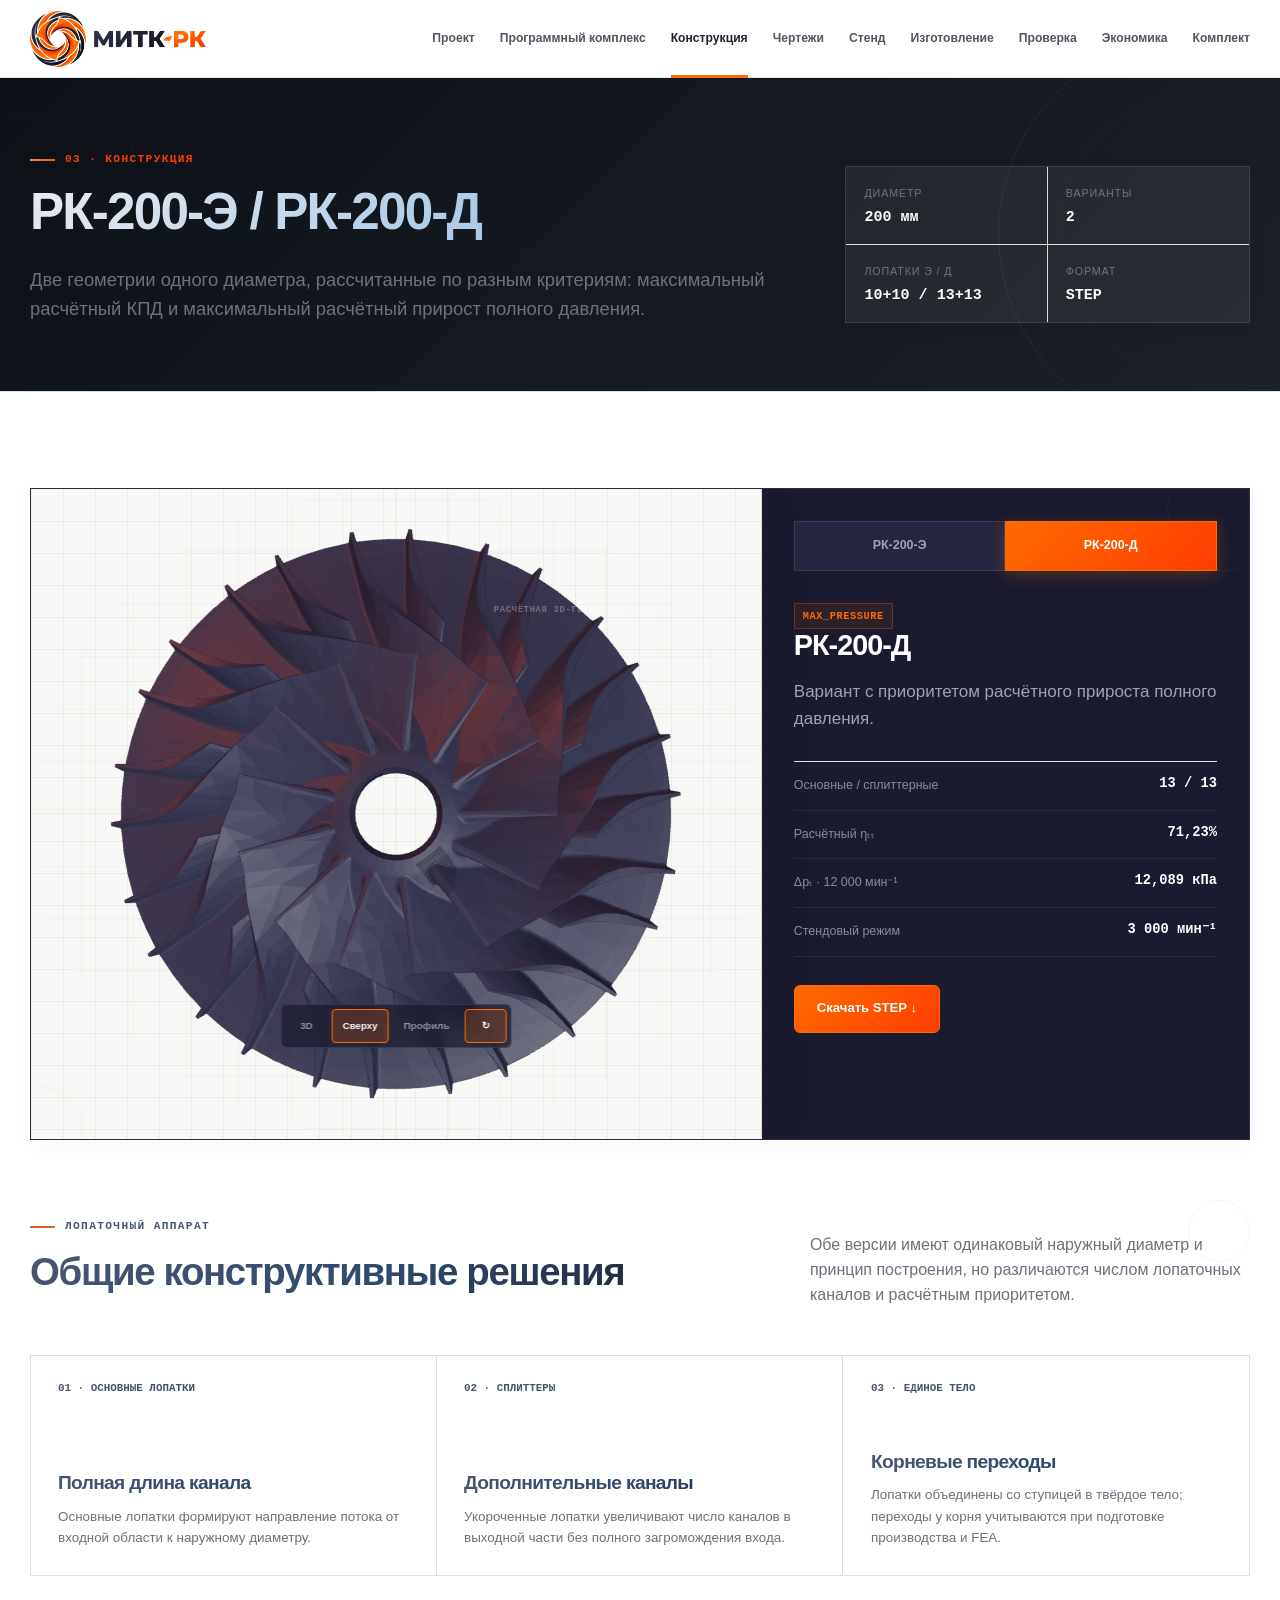
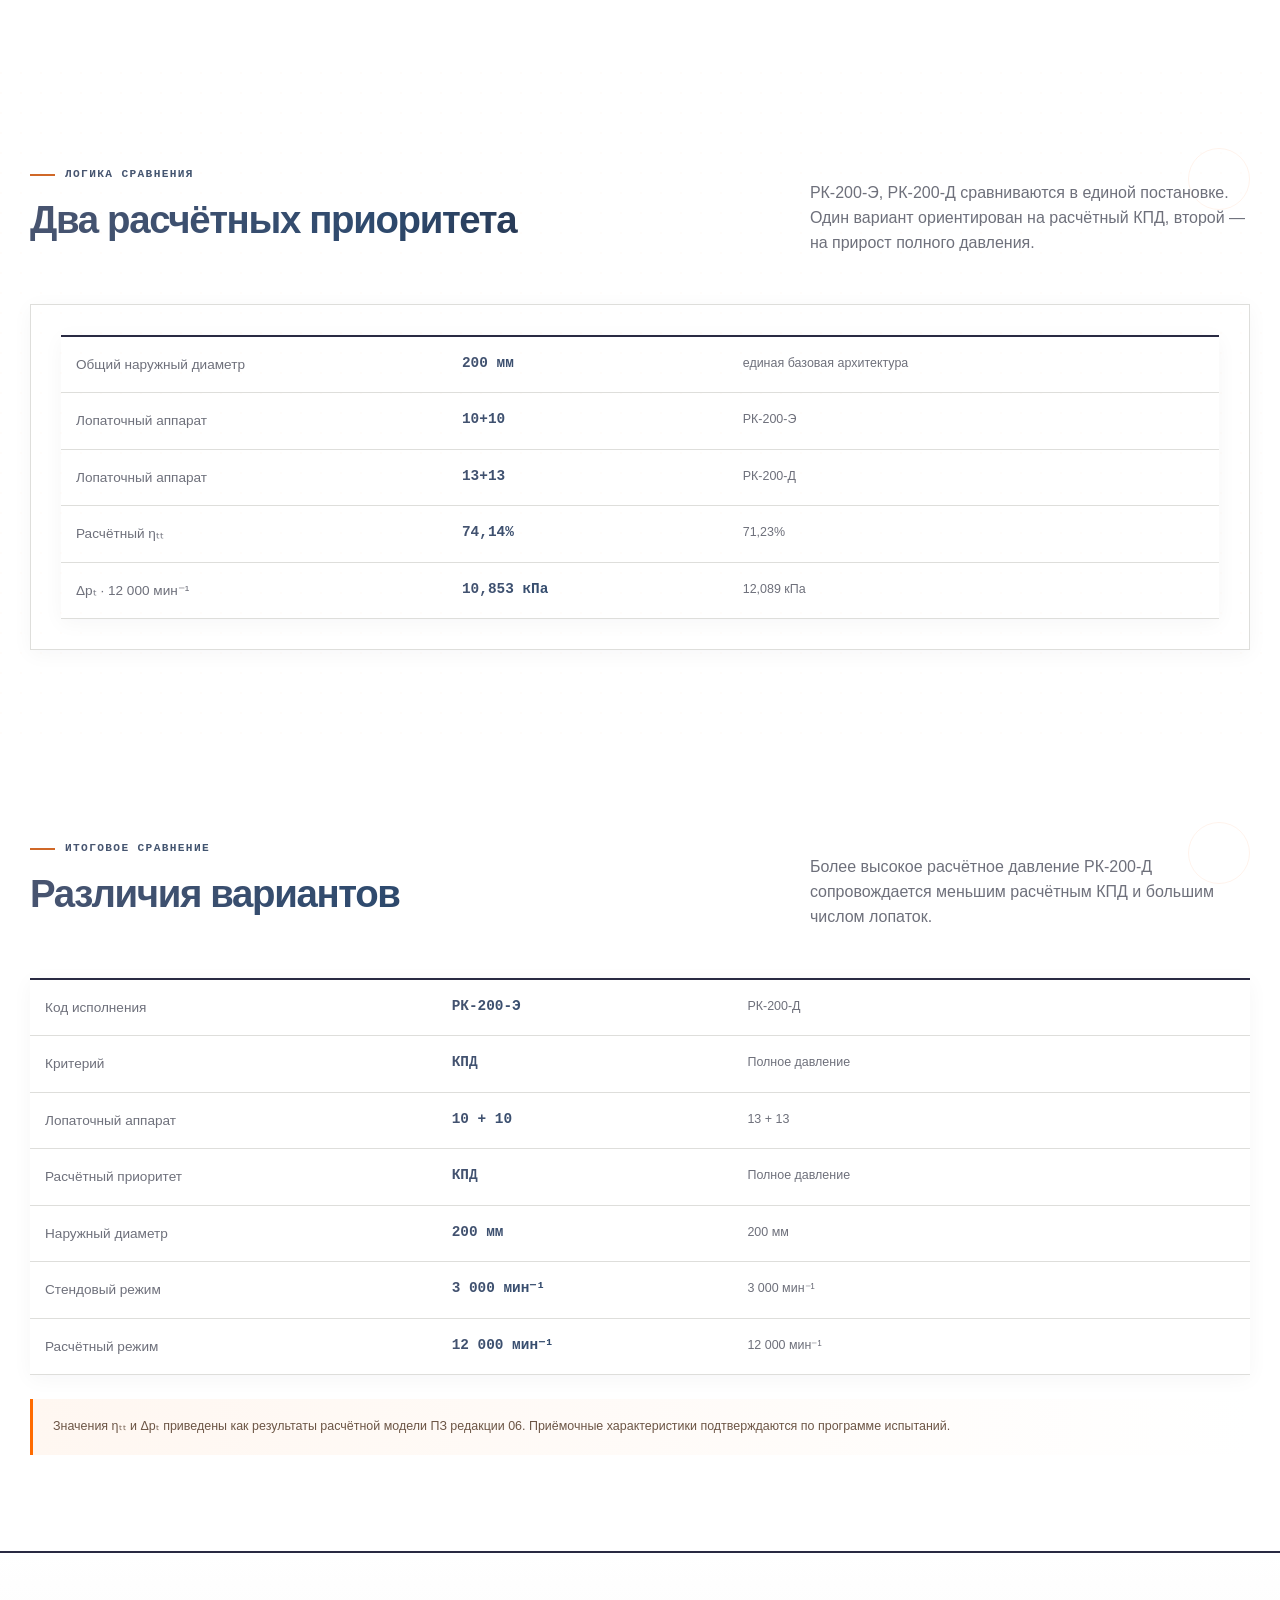
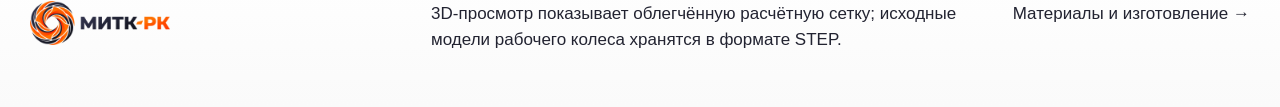
<file: models.html>
<!doctype html>
<html lang="ru">
<head>
  <meta charset="utf-8"><meta name="viewport" content="width=device-width, initial-scale=1"><meta name="theme-color" content="#35374A">
  <meta name="description" content="Интерактивное сравнение рабочих колёс РК-200-Э, РК-200-Д: геометрия, давление, КПД и STEP-модели.">
  <title>Конструкции РК-200 — МИТК-РК</title><link rel="stylesheet" href="assets/styles.css">
  <link rel="icon" href="assets/brand/mitk-rk-logo.png" type="image/png">
  <link rel="canonical" href="https://mitk-rk.example.com/models.html">
  <meta property="og:title" content="3D-модели — МИТК-РК">
  <meta property="og:description" content="Интерактивные 3D-модели компрессора МИТК-РК">
  <meta property="og:type" content="website">
  <noscript><style>[data-reveal]{opacity:1!important;transform:none!important}</style></noscript>
  <style>.skip-link{position:absolute;top:-100%;left:16px;z-index:999;padding:8px 16px;background:#35374A;color:#fff;font-weight:700;text-decoration:none;border-radius:0 0 4px 4px}.skip-link:focus{top:0}
  [data-page="models"] .page-hero{color:#fff;background:linear-gradient(135deg,#0d1117 0%,#161b22 60%,#1c2028 100%)}
  [data-page="models"] .page-hero .eyebrow::before{background:linear-gradient(90deg,#ff8a38,#e06020)}
  [data-page="models"] .page-hero .page-meta{background:rgba(255,255,255,.06);border-color:rgba(255,255,255,.1)}
  [data-page="models"] .page-hero .page-meta div:hover{background:rgba(255,138,56,.08)}
  [data-page="models"] .section-heading .eyebrow{color:#d06828}
  [data-page="models"] .model-layout{border-color:#2a2c40;position:relative;overflow:hidden}
  [data-page="models"] .model-layout::before{content:"";position:absolute;top:-40px;right:-40px;width:120px;height:120px;border:1px solid rgba(255,107,0,.08);border-radius:50%;pointer-events:none;z-index:1}
  [data-page="models"] .model-layout::after{content:"";position:absolute;bottom:-30px;left:-30px;width:80px;height:80px;border:1px solid rgba(255,107,0,.06);border-radius:50%;pointer-events:none;z-index:1}
  [data-page="models"] .model-side{background:#1a1b2e;color:#d0d2e0}
  [data-page="models"] .model-side h2{color:#fff;background:none;-webkit-text-fill-color:unset}
  [data-page="models"] .model-side .tag{color:var(--orange);border-color:rgba(255,107,0,.3);background:rgba(255,107,0,.08)}
  [data-page="models"] .model-side p{color:#a0a2b4}
  [data-page="models"] .model-side .metric-line{border-color:#2a2c40;transition:background .2s}
  [data-page="models"] .model-side .metric-line:hover{background:rgba(255,107,0,.04)}
  [data-page="models"] .model-side .metric-line span{color:#888aa0}
  [data-page="models"] .model-side .metric-line strong{color:#fff;background:none;-webkit-text-fill-color:unset}
  [data-page="models"] .model-switch button{border-color:#3a3c50;color:#a0a2b4;background:#252740;transition:all .25s ease}
  [data-page="models"] .model-switch button:hover{border-color:var(--orange);color:var(--orange)}
  [data-page="models"] .model-switch button.is-active{background:linear-gradient(135deg,var(--orange) 0%,var(--orange-deep) 100%);border-color:var(--orange);color:#fff;box-shadow:0 4px 16px rgba(255,107,0,.25)}
  [data-page="models"] .metric-line{border-color:#2a2c40;transition:background .2s}
  [data-page="models"] .metric-line:hover{background:rgba(255,107,0,.04)}
  [data-page="models"] .metric-line span{color:#888aa0}
  [data-page="models"] .model-side .button{color:#fff;background:linear-gradient(135deg,var(--orange) 0%,var(--orange-deep) 100%);border-color:var(--orange)}
  [data-page="models"] .model-side .button:hover{background:linear-gradient(135deg,var(--orange-deep) 0%,#e63500 100%);box-shadow:0 6px 20px rgba(255,107,0,.3)}
  [data-page="models"] .section-soft{background-image:radial-gradient(circle at 1px 1px,rgba(255,107,0,.02) 1px,transparent 0);background-size:20px 20px}
  </style>
</head>
<body data-page="models">
  <a class="skip-link" href="#main">Перейти к содержимому</a>
  <header class="site-header"><div class="container header-inner">
    <a class="brand" href="index.html"><img src="assets/brand/mitk-rk-logo.png" alt="МИТК-РК"></a><button class="menu-button" type="button" aria-expanded="false" aria-label="Открыть меню"><span></span><span></span><span></span></button>
    <nav class="main-nav" aria-label="Основная навигация"><a data-page="project" href="project.html">Проект</a><a data-page="software" href="software.html">Программный комплекс</a><a data-page="models" href="models.html">Конструкция</a><a data-page="drawings" href="drawings.html">Чертежи</a><a data-page="stand" href="stand.html">Стенд</a><a data-page="technology" href="technology.html">Изготовление</a><a data-page="validation" href="validation.html">Проверка</a><a data-page="economics" href="economics.html">Экономика</a><a data-page="documents" href="documents.html">Комплект</a></nav>
  </div></header>

  <main id="main">
    <section class="page-hero"><div class="container page-hero-grid" data-reveal>
      <div><div class="eyebrow">03 · Конструкция</div><h1>РК‑200‑Э / РК‑200‑Д</h1><p>Две геометрии одного диаметра, рассчитанные по разным критериям: максимальный расчётный КПД и максимальный расчётный прирост полного давления.</p></div>
      <div class="page-meta"><div><span>Диаметр</span><strong>200 мм</strong></div><div><span>Варианты</span><strong>2</strong></div><div><span>Лопатки Э / Д</span><strong>10+10 / 13+13</strong></div><div><span>Формат</span><strong>STEP</strong></div></div>
    </div></section>

    <section class="section"><div class="container">
      <div class="model-layout" data-reveal>
        <div class="viewer" data-viewer data-model="pressure">
          <img class="viewer-fallback" src="assets/renders/rk-200-d-top.svg" alt="Рабочее колесо РК-200-Д, вид сверху">
          <canvas aria-label="Интерактивная 3D-модель рабочего колеса"></canvas><div class="viewer-loading">Загрузка модели</div><span class="viewer-label">РАСЧЁТНАЯ 3D‑ГЕОМЕТРИЯ · WEBGL</span>
          <div class="viewer-controls" role="group" aria-label="Управление просмотром"><button type="button" data-view="iso">3D</button><button class="is-active" type="button" data-view="top">Сверху</button><button type="button" data-view="front">Профиль</button><button class="is-active" type="button" data-rotate aria-label="Включить/выключить авто-вращение">↻</button></div>
        </div>
        <aside class="model-side">
          <div class="model-switch"><button type="button" data-model-select="efficiency">РК‑200‑Э</button><button class="is-active" type="button" data-model-select="pressure">РК‑200‑Д</button></div>
          <div class="model-data" data-model-data="efficiency"><span class="tag">max_efficiency</span><h2>РК‑200‑Э</h2><p>Вариант с приоритетом расчётного полного КПД.</p><div class="metric-table"><div class="metric-line"><span>Основные / сплиттерные</span><strong>10 / 10</strong></div><div class="metric-line"><span>Расчётный ηₜₜ</span><strong>74,14%</strong></div><div class="metric-line"><span>Δpₜ · 12 000 мин⁻¹</span><strong>10,853 кПа</strong></div><div class="metric-line"><span>Стендовый режим</span><strong>3 000 мин⁻¹</strong></div></div><a class="button" href="downloads/rk-200-e-max-efficiency.step" download>Скачать STEP ↓</a></div>
          <div class="model-data is-active" data-model-data="pressure"><span class="tag">max_pressure</span><h2>РК‑200‑Д</h2><p>Вариант с приоритетом расчётного прироста полного давления.</p><div class="metric-table"><div class="metric-line"><span>Основные / сплиттерные</span><strong>13 / 13</strong></div><div class="metric-line"><span>Расчётный ηₜₜ</span><strong>71,23%</strong></div><div class="metric-line"><span>Δpₜ · 12 000 мин⁻¹</span><strong>12,089 кПа</strong></div><div class="metric-line"><span>Стендовый режим</span><strong>3 000 мин⁻¹</strong></div></div><a class="button" href="downloads/rk-200-d-max-pressure.step" download>Скачать STEP ↓</a></div>
        </aside>
      </div>
      <div class="section-heading mt-80" data-reveal><div><div class="eyebrow">Лопаточный аппарат</div><h2>Общие конструктивные решения</h2></div><p>Обе версии имеют одинаковый наружный диаметр и принцип построения, но различаются числом лопаточных каналов и расчётным приоритетом.</p></div>
      <div class="info-grid" data-reveal>
        <article class="info-card"><span>01 · ОСНОВНЫЕ ЛОПАТКИ</span><h3>Полная длина канала</h3><p>Основные лопатки формируют направление потока от входной области к наружному диаметру.</p></article>
        <article class="info-card"><span>02 · СПЛИТТЕРЫ</span><h3>Дополнительные каналы</h3><p>Укороченные лопатки увеличивают число каналов в выходной части без полного загромождения входа.</p></article>
        <article class="info-card"><span>03 · ЕДИНОЕ ТЕЛО</span><h3>Корневые переходы</h3><p>Лопатки объединены со ступицей в твёрдое тело; переходы у корня учитываются при подготовке производства и FEA.</p></article>
      </div>
    </div></section>

    <section class="section section-soft"><div class="container">
      <div class="section-heading" data-reveal><div><div class="eyebrow">Логика сравнения</div><h2>Два расчётных приоритета</h2></div><p>РК‑200‑Э, РК‑200‑Д сравниваются в единой постановке. Один вариант ориентирован на расчётный КПД, второй — на прирост полного давления.</p></div>
      <div class="chart-card" data-reveal>
        <div class="parameter-table">
          <div class="parameter-row"><span>Общий наружный диаметр</span><strong>200 мм</strong><small>единая базовая архитектура</small></div>
          <div class="parameter-row"><span>Лопаточный аппарат</span><strong>10+10</strong><small>РК‑200‑Э</small></div>
          <div class="parameter-row"><span>Лопаточный аппарат</span><strong>13+13</strong><small>РК‑200‑Д</small></div>
          <div class="parameter-row"><span>Расчётный ηₜₜ</span><strong>74,14%</strong><small>71,23%</small></div>
          <div class="parameter-row"><span>Δpₜ · 12 000 мин⁻¹</span><strong>10,853 кПа</strong><small>12,089 кПа</small></div>
        </div>
      </div>
    </div></section>

    <section class="section"><div class="container">
      <div class="section-heading" data-reveal><div><div class="eyebrow">Итоговое сравнение</div><h2>Различия вариантов</h2></div><p>Более высокое расчётное давление РК‑200‑Д сопровождается меньшим расчётным КПД и большим числом лопаток.</p></div>
      <div class="parameter-table" data-reveal>
        <div class="parameter-row"><span>Код исполнения</span><strong>РК‑200‑Э</strong><small>РК‑200‑Д</small></div>
        <div class="parameter-row"><span>Критерий</span><strong>КПД</strong><small>Полное давление</small></div>
        <div class="parameter-row"><span>Лопаточный аппарат</span><strong>10 + 10</strong><small>13 + 13</small></div>
        <div class="parameter-row"><span>Расчётный приоритет</span><strong>КПД</strong><small>Полное давление</small></div>
        <div class="parameter-row"><span>Наружный диаметр</span><strong>200 мм</strong><small>200 мм</small></div>
        <div class="parameter-row"><span>Стендовый режим</span><strong>3 000 мин⁻¹</strong><small>3 000 мин⁻¹</small></div>
        <div class="parameter-row"><span>Расчётный режим</span><strong>12 000 мин⁻¹</strong><small>12 000 мин⁻¹</small></div>
      </div>
      <div class="disclaimer mt-24" data-reveal>Значения ηₜₜ и Δpₜ приведены как результаты расчётной модели ПЗ редакции 06. Приёмочные характеристики подтверждаются по программе испытаний.</div>
    </div></section>
  </main>

  <footer class="site-footer"><div class="container footer-grid"><img class="footer-logo" src="assets/brand/mitk-rk-logo.png" alt="МИТК-РК" loading="lazy"><p>3D‑просмотр показывает облегчённую расчётную сетку; исходные модели рабочего колеса хранятся в формате STEP.</p><a href="technology.html">Материалы и изготовление →</a></div></footer>
  <script src="assets/model-data.js" defer></script><script src="assets/viewer-bundle.js" defer></script><script src="assets/site.js" defer></script>
</body></html>
</file>
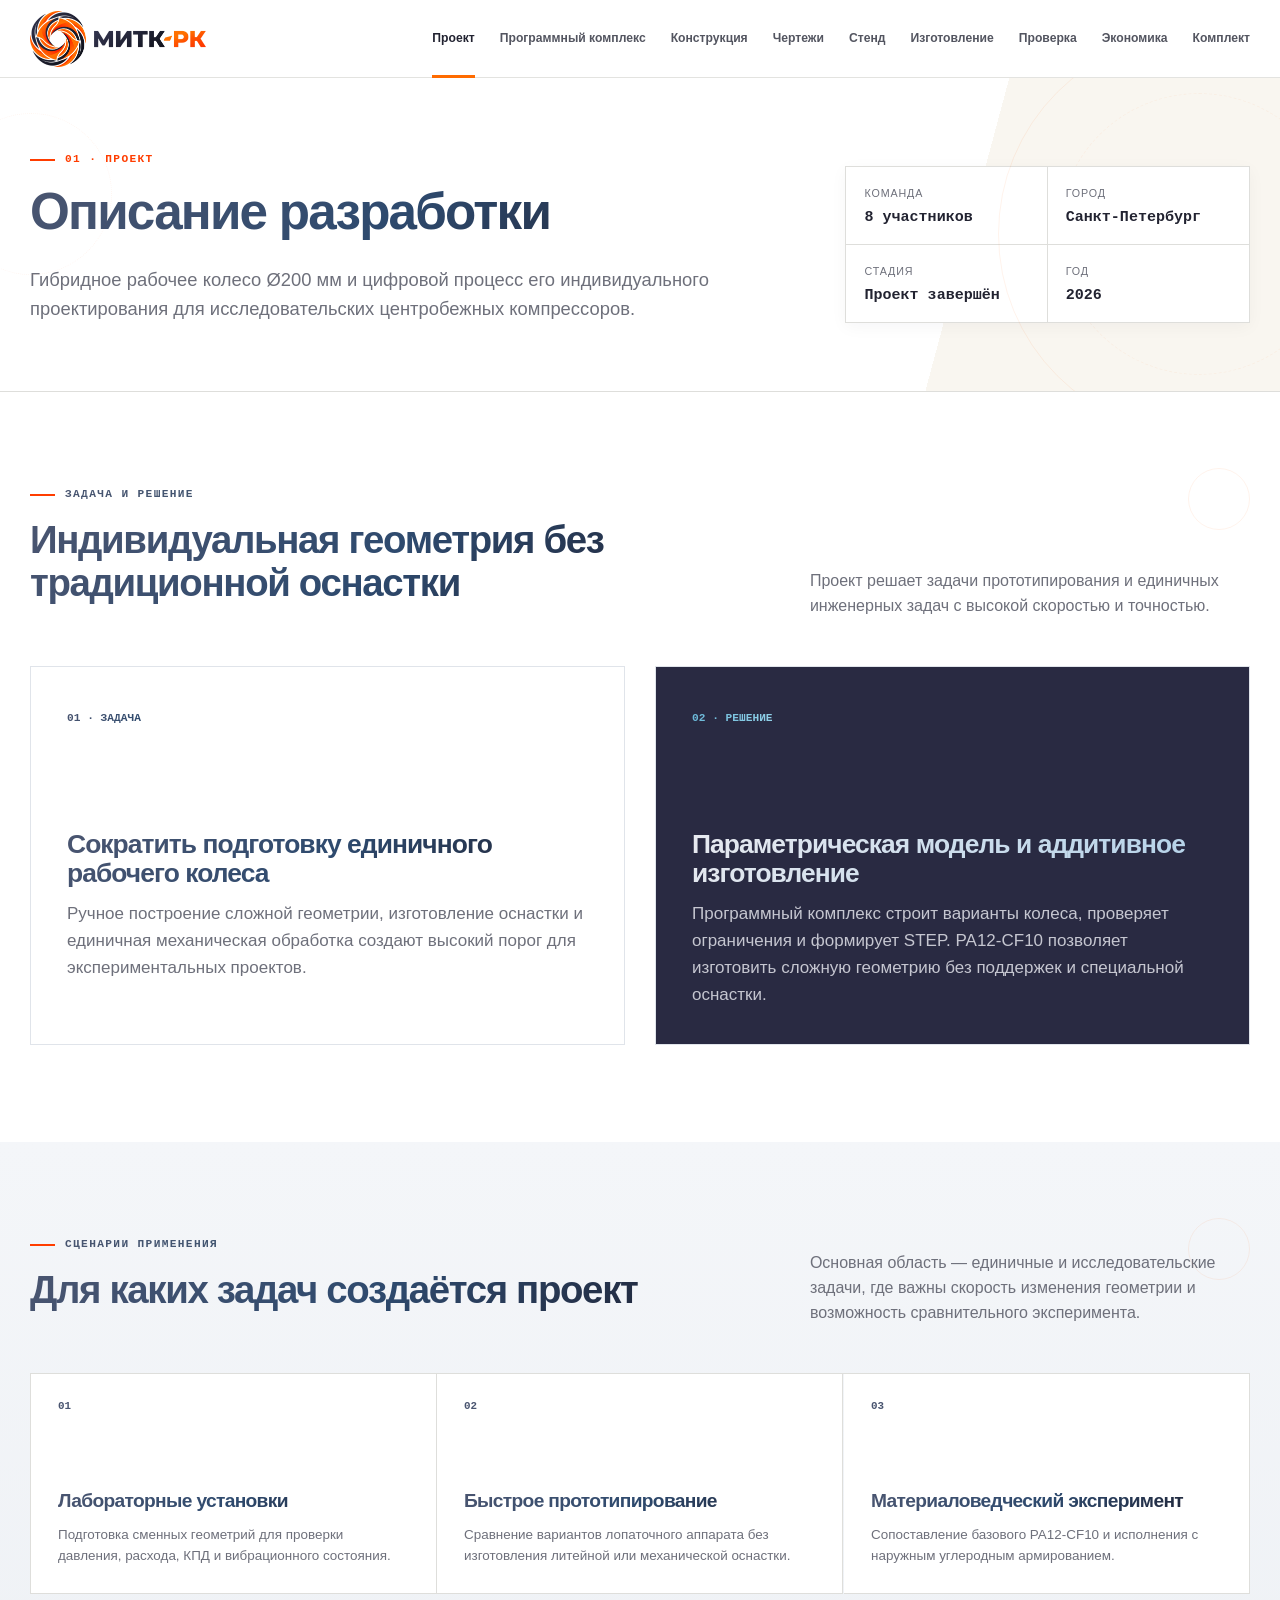
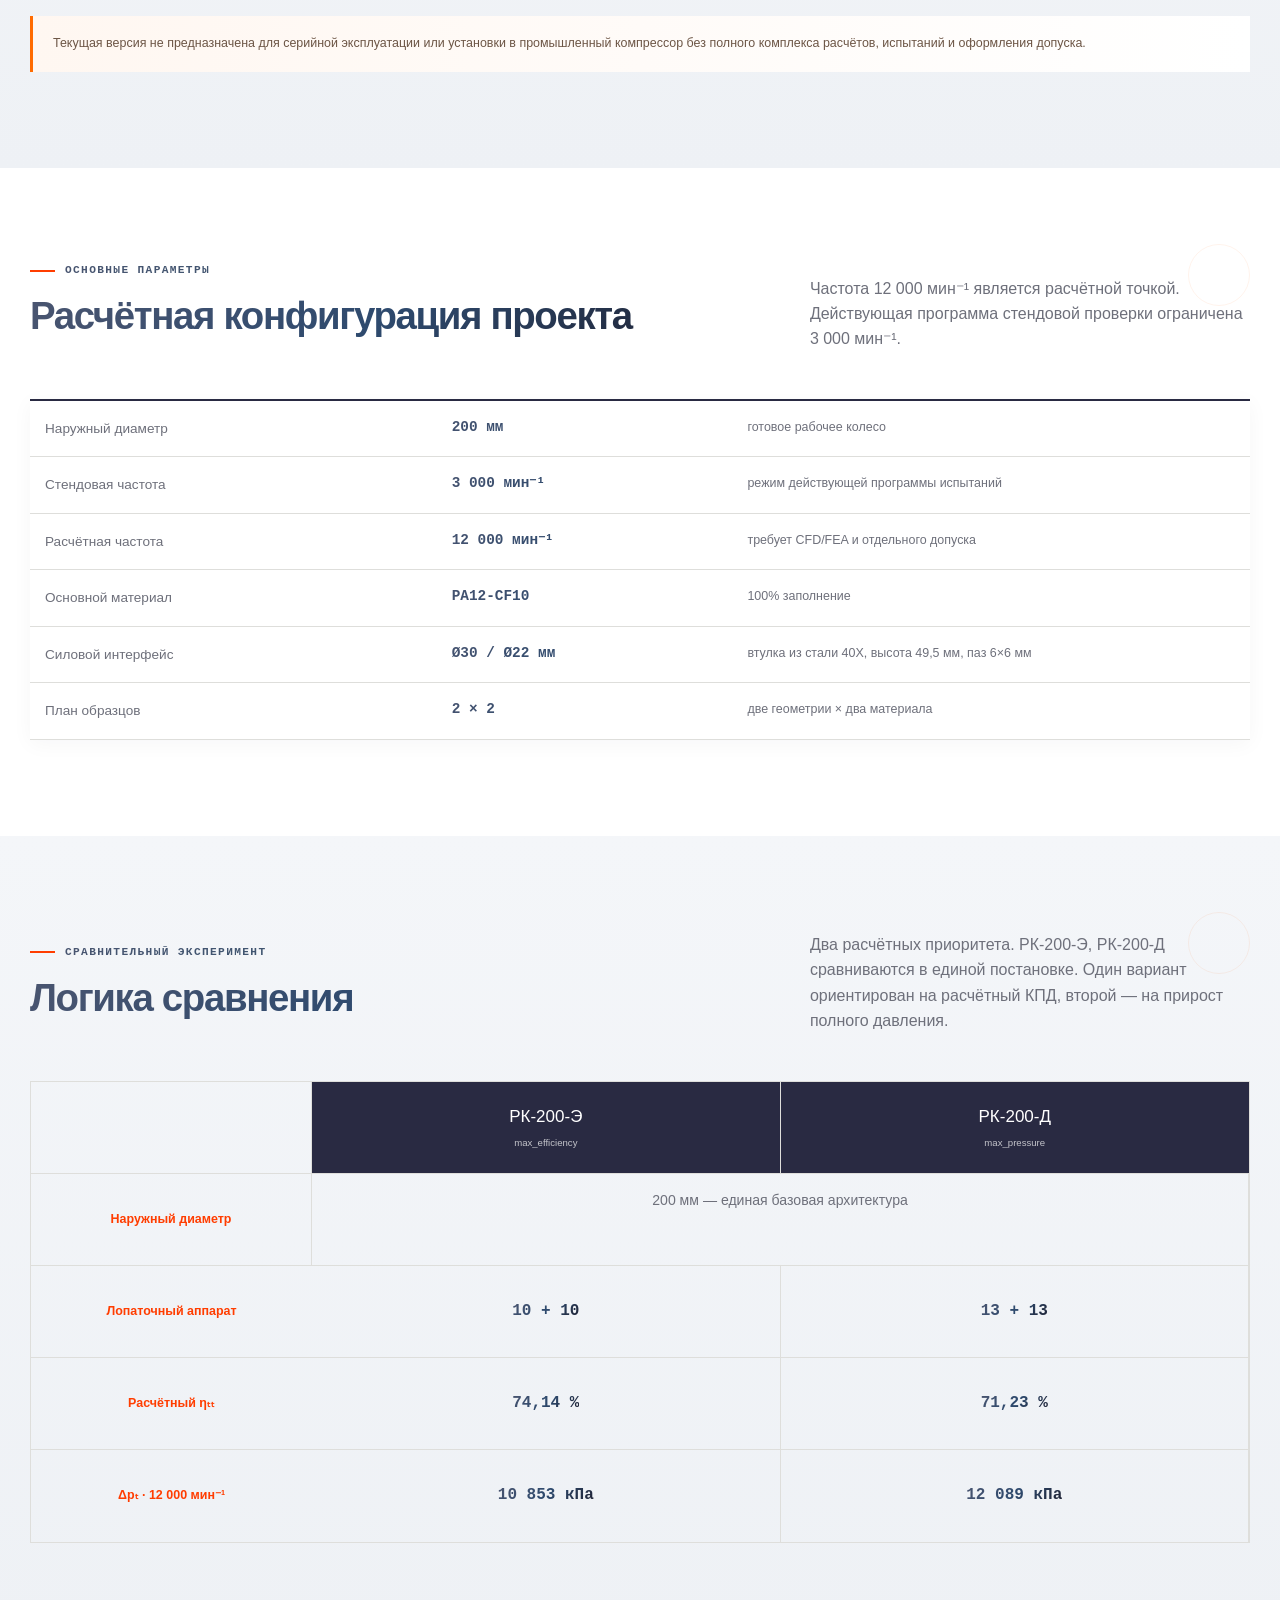
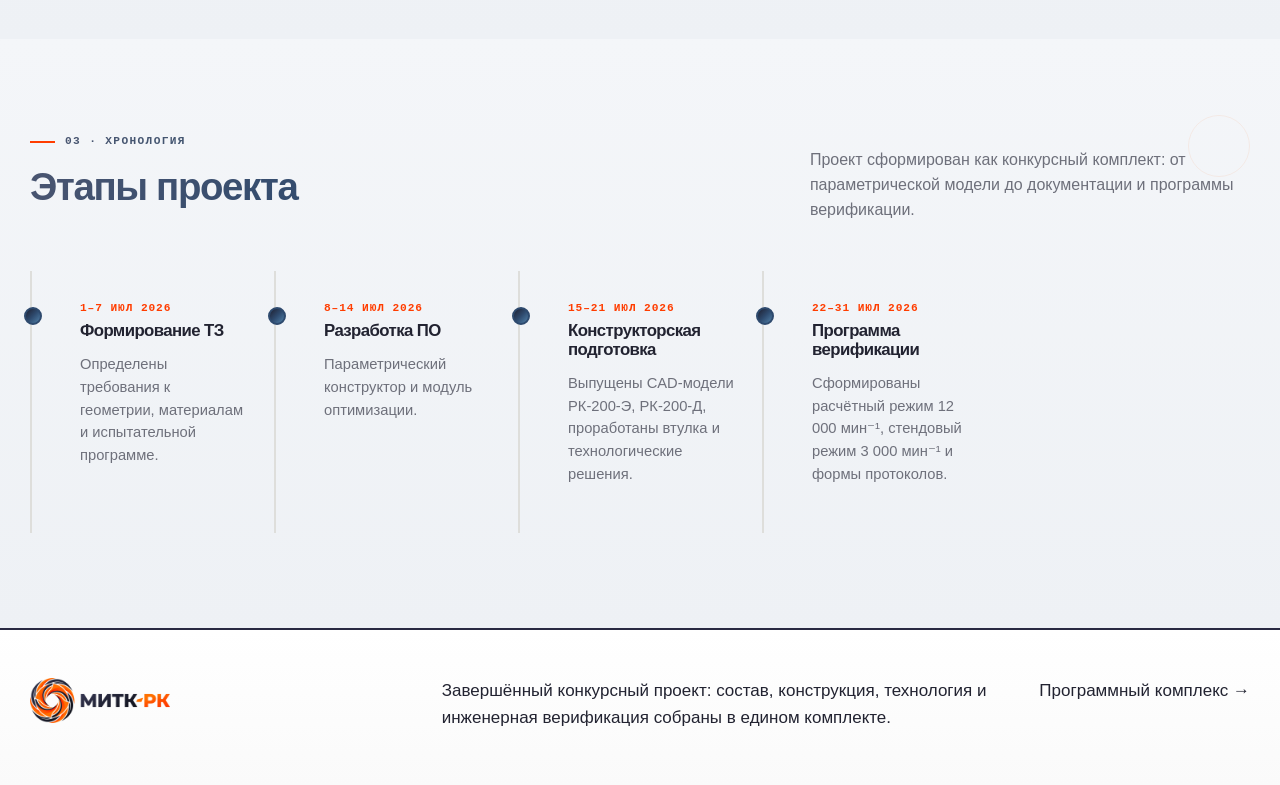
<file: project.html>
<!doctype html>
<html lang="ru">
<head>
  <meta charset="utf-8"><meta name="theme-color" content="#35374A"><meta name="viewport" content="width=device-width, initial-scale=1">
  <meta name="description" content="Описание инженерного проекта МИТК-РК: задача, решение, параметры и план сравнительного эксперимента.">
  <title>Описание проекта — МИТК-РК</title><link rel="stylesheet" href="assets/styles.css">
  <link rel="icon" href="assets/brand/mitk-rk-logo.png" type="image/png">
  <noscript><style>[data-reveal]{opacity:1!important;transform:none!important}</style></noscript>
  <link rel="canonical" href="https://mitk-rk.example.com/project.html">
  <meta property="og:title" content="Проект — МИТК-РК">
  <meta property="og:description" content="Обзор проекта гибридного компрессора МИТК-РК">
  <meta property="og:type" content="website">
  <style>.skip-link{position:absolute;top:-100%;left:16px;z-index:999;padding:8px 16px;background:#35374A;color:#fff;font-weight:700;text-decoration:none;border-radius:0 0 4px 4px}.skip-link:focus{top:0}</style>
</head>
<body data-page="project">
  <a class="skip-link" href="#main">Перейти к содержимому</a>
  <header class="site-header"><div class="container header-inner">
    <a class="brand" href="index.html"><img src="assets/brand/mitk-rk-logo.png" alt="МИТК-РК"></a>
    <button class="menu-button" type="button" aria-expanded="false" aria-label="Открыть меню"><span></span><span></span><span></span></button>
    <nav class="main-nav" aria-label="Основная навигация">
      <a data-page="project" href="project.html">Проект</a><a data-page="software" href="software.html">Программный комплекс</a><a data-page="models" href="models.html">Конструкция</a><a data-page="drawings" href="drawings.html">Чертежи</a><a data-page="stand" href="stand.html">Стенд</a><a data-page="technology" href="technology.html">Изготовление</a><a data-page="validation" href="validation.html">Проверка</a><a data-page="economics" href="economics.html">Экономика</a><a data-page="documents" href="documents.html">Комплект</a>
    </nav>
  </div></header>

  <main id="main">
    <section class="page-hero"><div class="container page-hero-grid" data-reveal>
      <div><div class="eyebrow">01 · Проект</div><h1>Описание разработки</h1><p>Гибридное рабочее колесо Ø200 мм и цифровой процесс его индивидуального проектирования для исследовательских центробежных компрессоров.</p></div>
      <div class="page-meta"><div><span>Команда</span><strong>8 участников</strong></div><div><span>Город</span><strong>Санкт‑Петербург</strong></div><div><span>Стадия</span><strong>Проект завершён</strong></div><div><span>Год</span><strong>2026</strong></div></div>
    </div></section>

    <section class="section"><div class="container">
      <div class="section-heading" data-reveal><div><div class="eyebrow">Задача и решение</div><h2>Индивидуальная геометрия без традиционной оснастки</h2></div><p>Проект решает задачи прототипирования и единичных инженерных задач с высокой скоростью и точностью.</p></div>
      <div class="objective-grid" data-reveal>
        <article class="objective-card"><span class="number">01 · ЗАДАЧА</span><h3>Сократить подготовку единичного рабочего колеса</h3><p>Ручное построение сложной геометрии, изготовление оснастки и единичная механическая обработка создают высокий порог для экспериментальных проектов.</p></article>
        <article class="objective-card accent"><span class="number">02 · РЕШЕНИЕ</span><h3>Параметрическая модель и аддитивное изготовление</h3><p>Программный комплекс строит варианты колеса, проверяет ограничения и формирует STEP. PA12‑CF10 позволяет изготовить сложную геометрию без поддержек и специальной оснастки.</p></article>
      </div>
    </div></section>

    <section class="section section-soft"><div class="container">
      <div class="section-heading" data-reveal><div><div class="eyebrow">Сценарии применения</div><h2>Для каких задач создаётся проект</h2></div><p>Основная область — единичные и исследовательские задачи, где важны скорость изменения геометрии и возможность сравнительного эксперимента.</p></div>
      <div class="info-grid" data-reveal role="list">
        <article class="info-card" role="listitem"><span>01</span><h3>Лабораторные установки</h3><p>Подготовка сменных геометрий для проверки давления, расхода, КПД и вибрационного состояния.</p></article>
        <article class="info-card" role="listitem"><span>02</span><h3>Быстрое прототипирование</h3><p>Сравнение вариантов лопаточного аппарата без изготовления литейной или механической оснастки.</p></article>
        <article class="info-card" role="listitem"><span>03</span><h3>Материаловедческий эксперимент</h3><p>Сопоставление базового PA12‑CF10 и исполнения с наружным углеродным армированием.</p></article>
      </div>
      <div class="disclaimer mt-22" data-reveal>Текущая версия не предназначена для серийной эксплуатации или установки в промышленный компрессор без полного комплекса расчётов, испытаний и оформления допуска.</div>
    </div></section>

    <section class="section"><div class="container">
      <div class="section-heading" data-reveal><div><div class="eyebrow">Основные параметры</div><h2>Расчётная конфигурация проекта</h2></div><p>Частота 12 000 мин⁻¹ является расчётной точкой. Действующая программа стендовой проверки ограничена 3 000 мин⁻¹.</p></div>
      <div class="parameter-table" data-reveal>
        <div class="parameter-row"><span>Наружный диаметр</span><strong>200 мм</strong><small>готовое рабочее колесо</small></div>
        <div class="parameter-row"><span>Стендовая частота</span><strong>3 000 мин⁻¹</strong><small>режим действующей программы испытаний</small></div>
        <div class="parameter-row"><span>Расчётная частота</span><strong>12 000 мин⁻¹</strong><small>требует CFD/FEA и отдельного допуска</small></div>
        <div class="parameter-row"><span>Основной материал</span><strong>PA12‑CF10</strong><small>100% заполнение</small></div>
        <div class="parameter-row"><span>Силовой интерфейс</span><strong>Ø30 / Ø22 мм</strong><small>втулка из стали 40Х, высота 49,5 мм, паз 6×6 мм</small></div>
        <div class="parameter-row"><span>План образцов</span><strong>2 × 2</strong><small>две геометрии × два материала</small></div>
      </div>
    </div></section>

    <section class="section section-soft"><div class="container">
      <div class="section-heading" data-reveal><div><div class="eyebrow">Сравнительный эксперимент</div><h2>Логика сравнения</h2></div><p>Два расчётных приоритета. РК‑200‑Э, РК‑200‑Д сравниваются в единой постановке. Один вариант ориентирован на расчётный КПД, второй — на прирост полного давления.</p></div>
      <div class="matrix" data-reveal>
        <div></div><div class="head">РК‑200‑Э<small>max_efficiency</small></div><div class="head">РК‑200‑Д<small>max_pressure</small></div>
        <div class="side">Наружный диаметр</div><div class="span-all">200 мм — единая базовая архитектура</div>
        <div class="side">Лопаточный аппарат</div><div><strong>10 + 10</strong></div><div><strong>13 + 13</strong></div>
        <div class="side">Расчётный ηₜₜ</div><div><strong>74,14 %</strong></div><div><strong>71,23 %</strong></div>
        <div class="side">Δpₜ · 12 000 мин⁻¹</div><div><strong>10 853 кПа</strong></div><div><strong>12 089 кПа</strong></div>
      </div>
    </div></section>



    <section class="section section-soft"><div class="container">
      <div class="section-heading" data-reveal><div><div class="eyebrow">03 · Хронология</div><h2>Этапы проекта</h2></div><p>Проект сформирован как конкурсный комплект: от параметрической модели до документации и программы верификации.</p></div>
      <div class="timeline" data-reveal>
        <article class="timeline-item completed"><div class="date">1–7 июл 2026</div><h3>Формирование ТЗ</h3><p>Определены требования к геометрии, материалам и испытательной программе.</p></article>
        <article class="timeline-item completed"><div class="date">8–14 июл 2026</div><h3>Разработка ПО</h3><p>Параметрический конструктор и модуль оптимизации.</p></article>
        <article class="timeline-item completed"><div class="date">15–21 июл 2026</div><h3>Конструкторская подготовка</h3><p>Выпущены CAD‑модели РК‑200‑Э, РК‑200‑Д, проработаны втулка и технологические решения.</p></article>
        <article class="timeline-item completed"><div class="date">22–31 июл 2026</div><h3>Программа верификации</h3><p>Сформированы расчётный режим 12 000 мин⁻¹, стендовый режим 3 000 мин⁻¹ и формы протоколов.</p></article>
      </div>
    </div></section>
  </main>

  <footer class="site-footer"><div class="container footer-grid"><img class="footer-logo" src="assets/brand/mitk-rk-logo.png" alt="МИТК-РК" loading="lazy"><p>Завершённый конкурсный проект: состав, конструкция, технология и инженерная верификация собраны в едином комплекте.</p><a href="software.html">Программный комплекс →</a></div></footer>
  <script src="assets/site.js"></script>
</body></html>
</file>
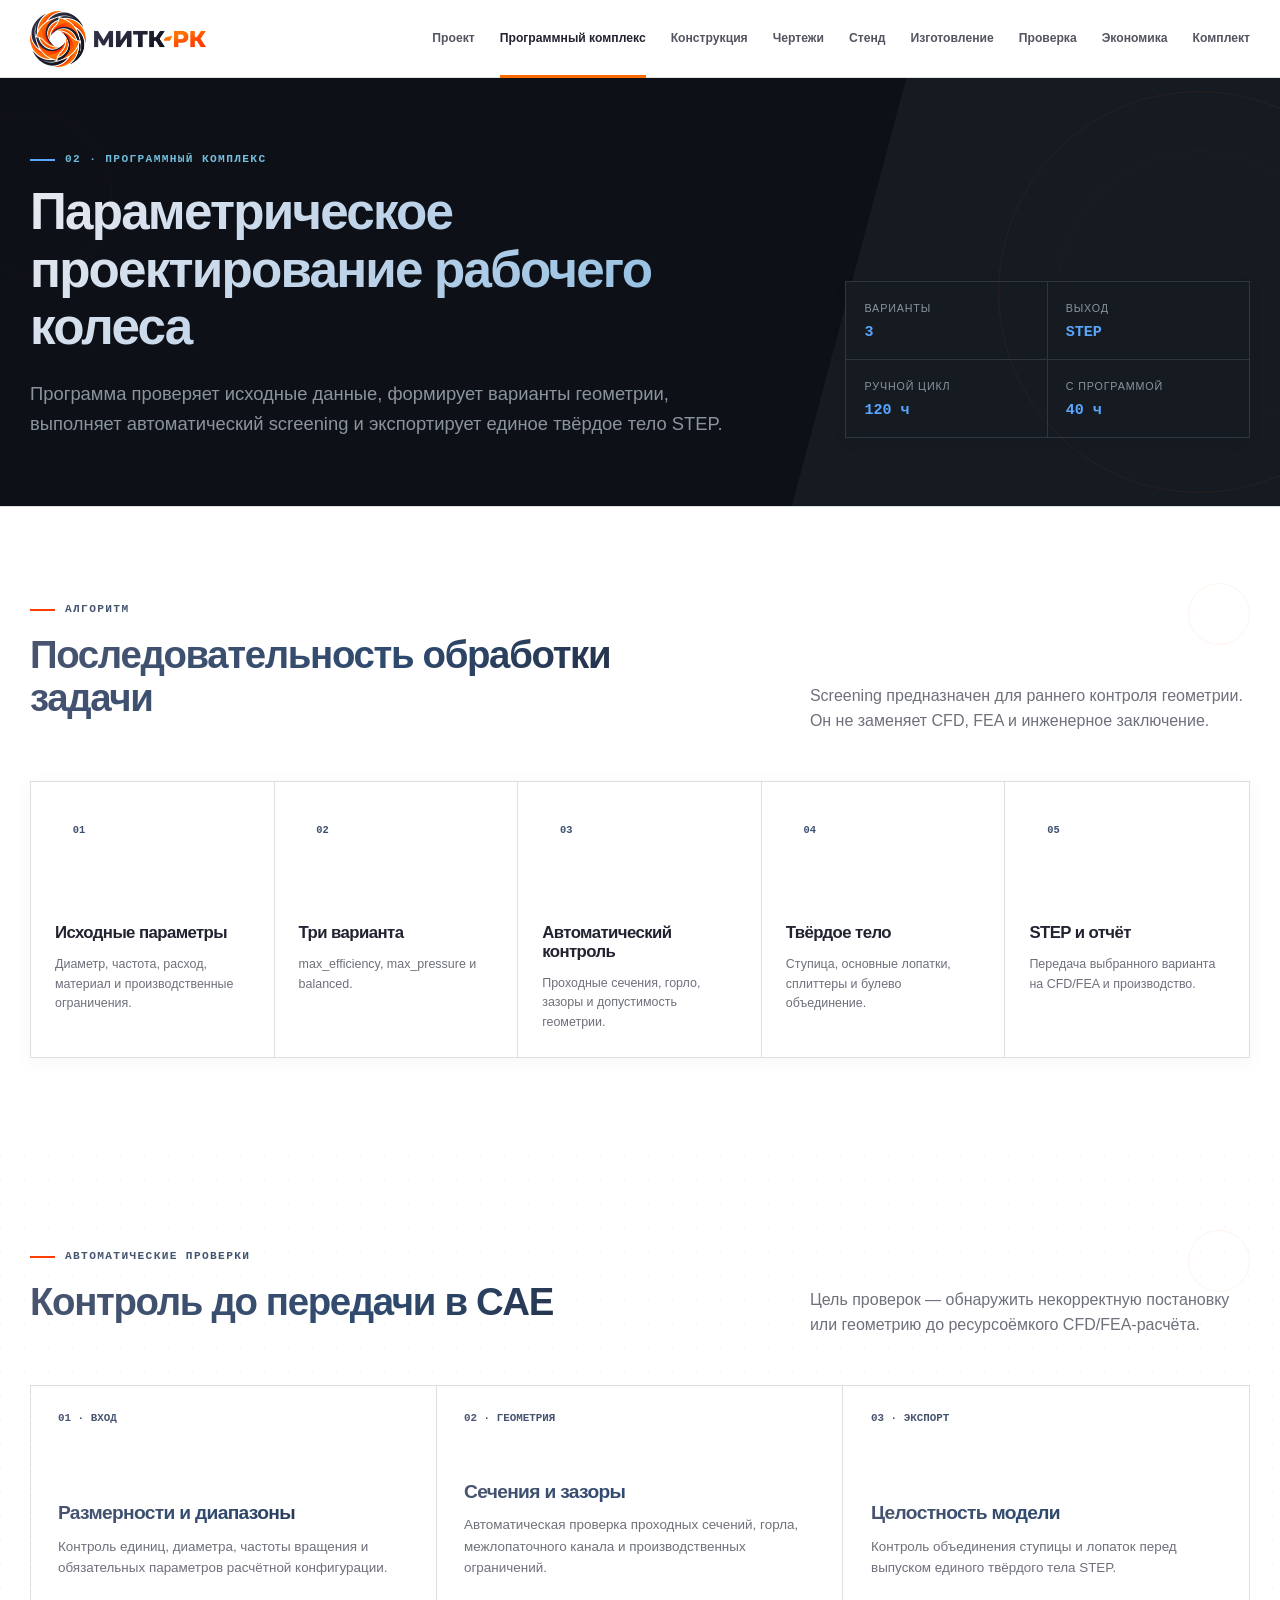
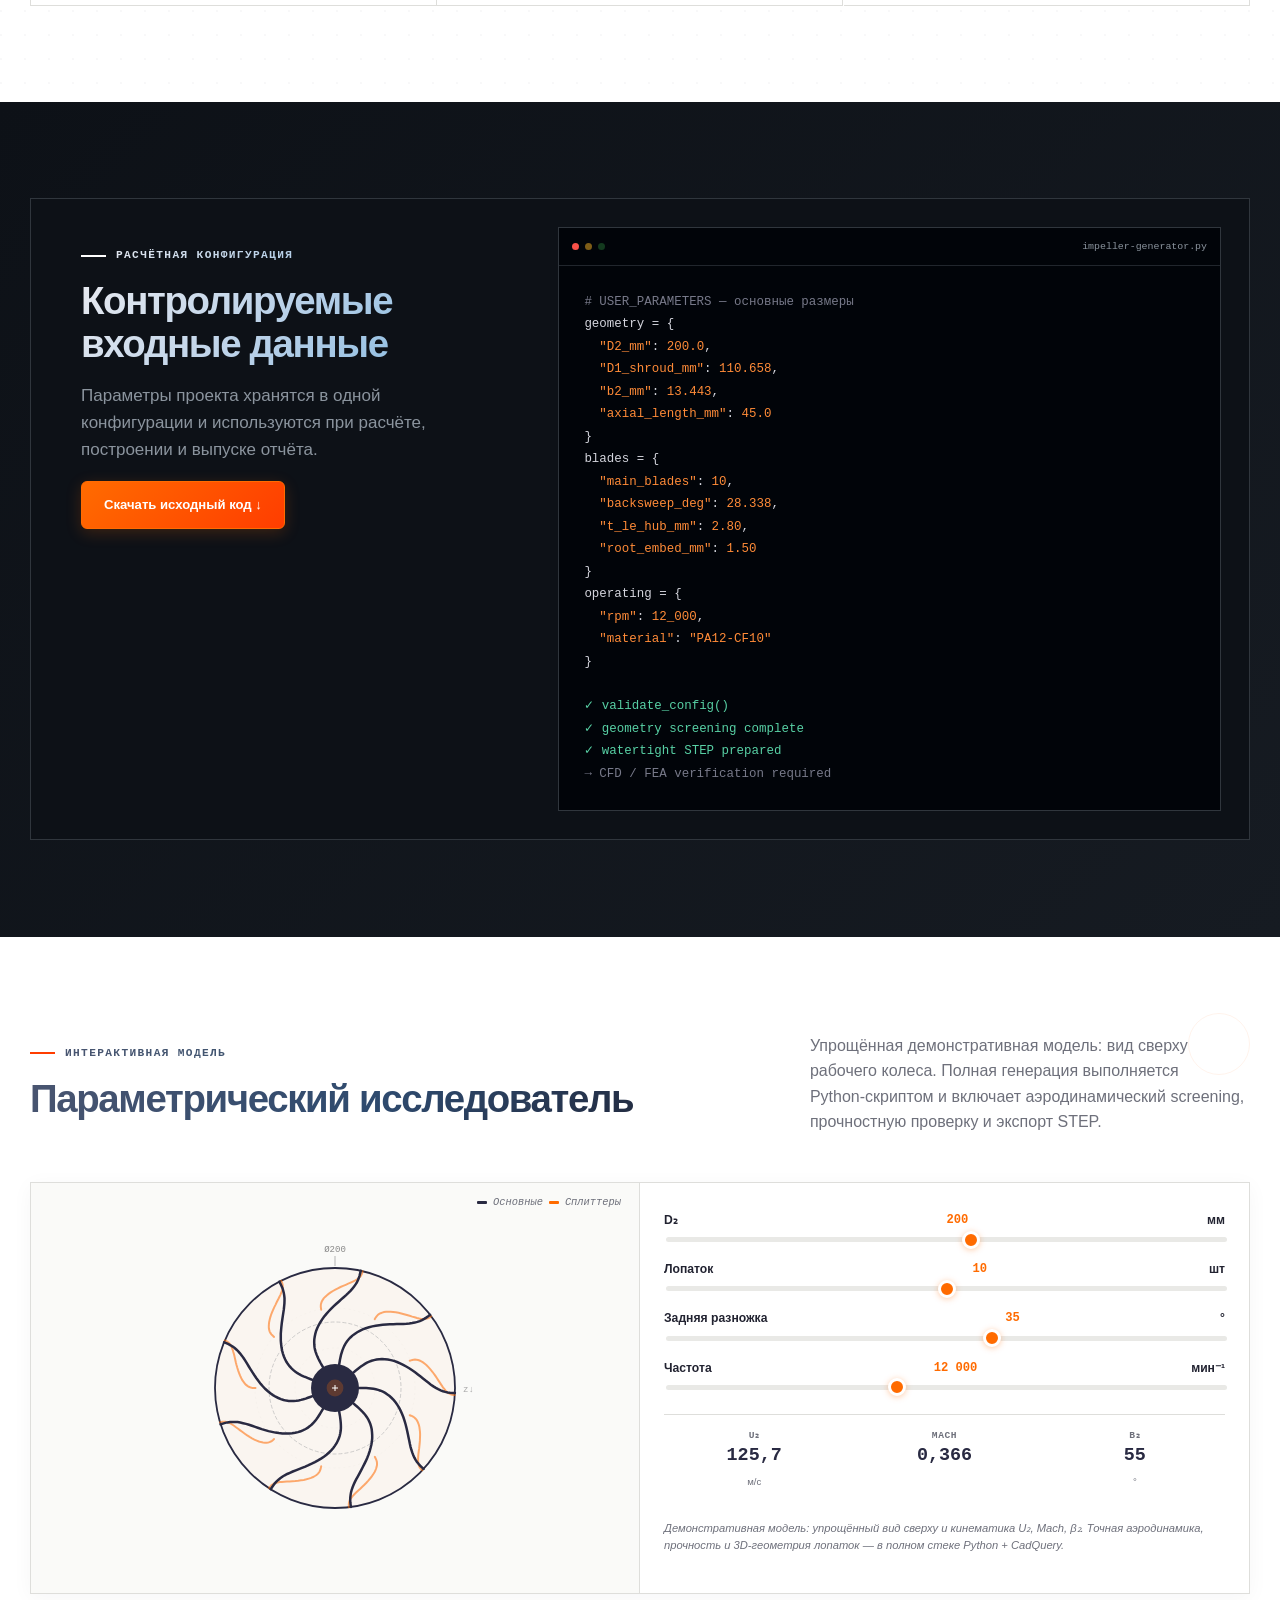
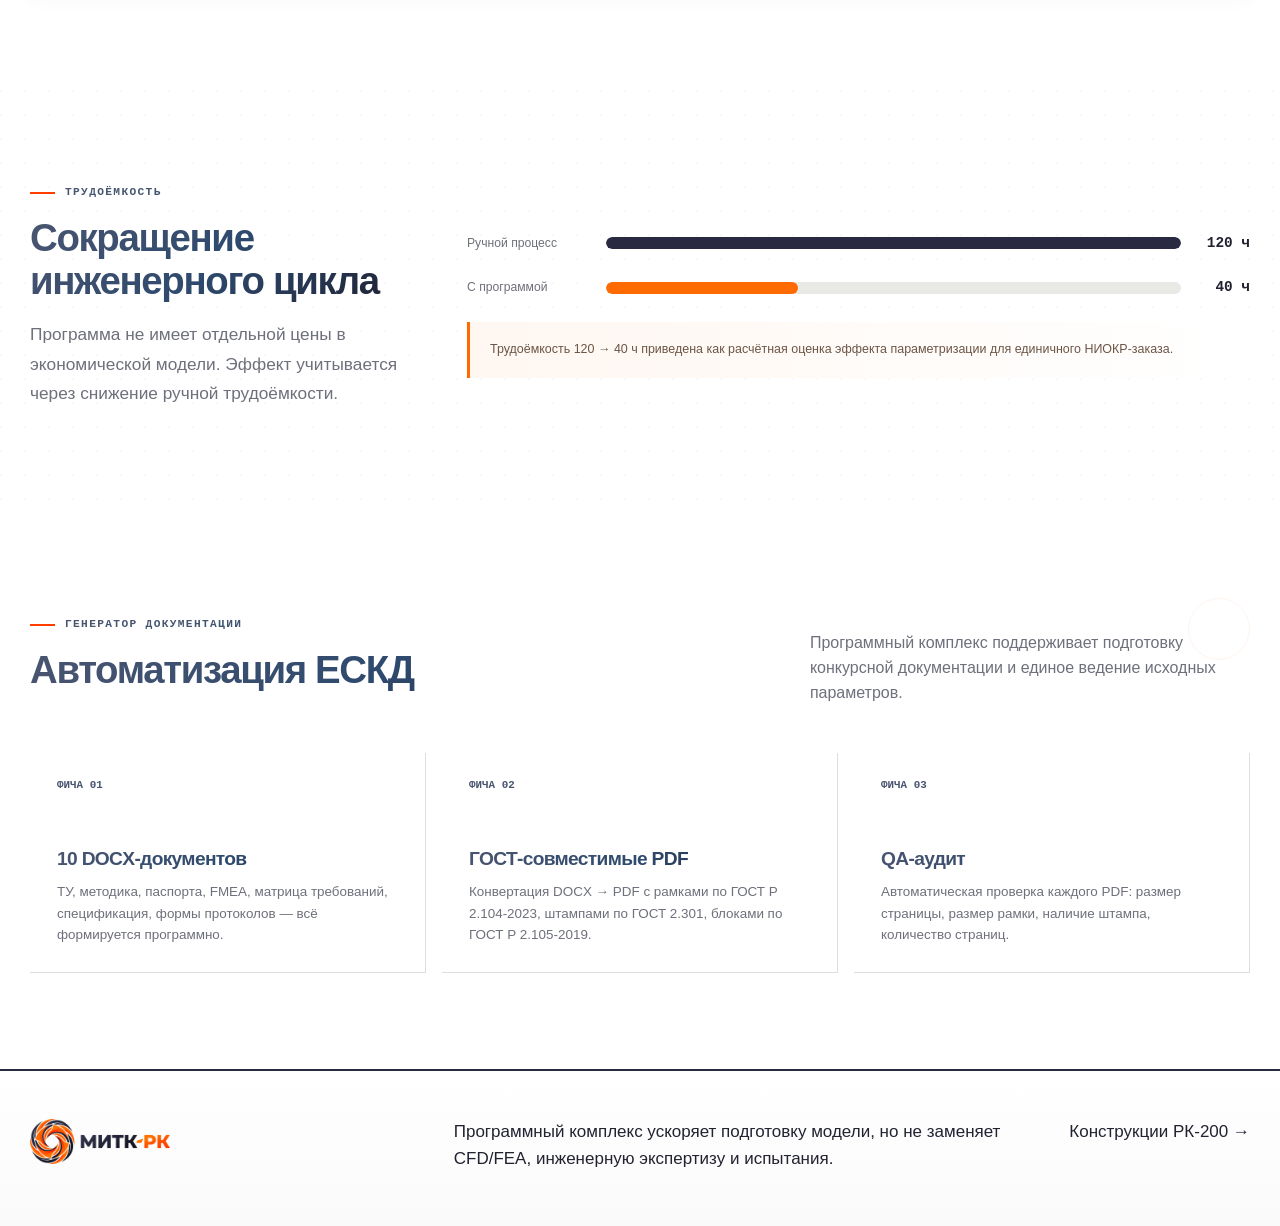
<file: software.html>
<!doctype html>
<html lang="ru">
<head>
  <meta charset="utf-8"><meta name="theme-color" content="#35374A"><meta name="viewport" content="width=device-width, initial-scale=1">
  <meta name="description" content="Программный комплекс МИТК-РК: параметрическая генерация, автоматическая проверка и экспорт STEP-моделей рабочих колёс.">
  <title>Программный комплекс — МИТК-РК</title><link rel="stylesheet" href="assets/styles.css">
  <link rel="icon" href="assets/brand/mitk-rk-logo.png" type="image/png">
  <noscript><style>[data-reveal]{opacity:1!important;transform:none!important}</style></noscript>
  <link rel="canonical" href="https://mitk-rk.example.com/software.html">
  <meta property="og:title" content="ПО — МИТК-РК">
  <meta property="og:description" content="Параметрическое ПО для проектирования компрессора МИТК-РК">
  <meta property="og:type" content="website">
  <style>.skip-link{position:absolute;top:-100%;left:16px;z-index:999;padding:8px 16px;background:#35374A;color:#fff;font-weight:700;text-decoration:none;border-radius:0 0 4px 4px}.skip-link:focus{top:0}</style>
</head>
<body data-page="software">
  <a class="skip-link" href="#main">Перейти к содержимому</a>
  <header class="site-header"><div class="container header-inner">
    <a class="brand" href="index.html"><img src="assets/brand/mitk-rk-logo.png" alt="МИТК-РК"></a><button class="menu-button" type="button" aria-expanded="false" aria-label="Открыть меню"><span></span><span></span><span></span></button>
    <nav class="main-nav" aria-label="Основная навигация"><a data-page="project" href="project.html">Проект</a><a data-page="software" href="software.html">Программный комплекс</a><a data-page="models" href="models.html">Конструкция</a><a data-page="drawings" href="drawings.html">Чертежи</a><a data-page="stand" href="stand.html">Стенд</a><a data-page="technology" href="technology.html">Изготовление</a><a data-page="validation" href="validation.html">Проверка</a><a data-page="economics" href="economics.html">Экономика</a><a data-page="documents" href="documents.html">Комплект</a></nav>
  </div></header>

  <main id="main">
    <section class="page-hero"><div class="container page-hero-grid" data-reveal>
      <div><div class="eyebrow">02 · Программный комплекс</div><h1>Параметрическое проектирование рабочего колеса</h1><p>Программа проверяет исходные данные, формирует варианты геометрии, выполняет автоматический screening и экспортирует единое твёрдое тело STEP.</p></div>
      <div class="page-meta"><div><span>Варианты</span><strong>3</strong></div><div><span>Выход</span><strong>STEP</strong></div><div><span>Ручной цикл</span><strong>120 ч</strong></div><div><span>С программой</span><strong>40 ч</strong></div></div>
    </div></section>

    <section class="section"><div class="container">
      <div class="section-heading" data-reveal><div><div class="eyebrow">Алгоритм</div><h2>Последовательность обработки задачи</h2></div><p>Screening предназначен для раннего контроля геометрии. Он не заменяет CFD, FEA и инженерное заключение.</p></div>
      <div class="pipeline" data-reveal>
        <article><span>01</span><h3>Исходные параметры</h3><p>Диаметр, частота, расход, материал и производственные ограничения.</p></article>
        <article><span>02</span><h3>Три варианта</h3><p>max_efficiency, max_pressure и balanced.</p></article>
        <article><span>03</span><h3>Автоматический контроль</h3><p>Проходные сечения, горло, зазоры и допустимость геометрии.</p></article>
        <article><span>04</span><h3>Твёрдое тело</h3><p>Ступица, основные лопатки, сплиттеры и булево объединение.</p></article>
        <article><span>05</span><h3>STEP и отчёт</h3><p>Передача выбранного варианта на CFD/FEA и производство.</p></article>
      </div>
    </div></section>

    <section class="section section-soft"><div class="container">
      <div class="section-heading" data-reveal><div><div class="eyebrow">Автоматические проверки</div><h2>Контроль до передачи в CAE</h2></div><p>Цель проверок — обнаружить некорректную постановку или геометрию до ресурсоёмкого CFD/FEA‑расчёта.</p></div>
      <div class="info-grid" data-reveal>
        <article class="info-card"><span>01 · ВХОД</span><h3>Размерности и диапазоны</h3><p>Контроль единиц, диаметра, частоты вращения и обязательных параметров расчётной конфигурации.</p></article>
        <article class="info-card"><span>02 · ГЕОМЕТРИЯ</span><h3>Сечения и зазоры</h3><p>Автоматическая проверка проходных сечений, горла, межлопаточного канала и производственных ограничений.</p></article>
        <article class="info-card"><span>03 · ЭКСПОРТ</span><h3>Целостность модели</h3><p>Контроль объединения ступицы и лопаток перед выпуском единого твёрдого тела STEP.</p></article>
      </div>
    </div></section>

    <section class="section section-dark"><div class="container">
      <div class="terminal-block" data-reveal>
        <div class="terminal-copy"><div class="eyebrow">Расчётная конфигурация</div><h2>Контролируемые входные данные</h2><p>Параметры проекта хранятся в одной конфигурации и используются при расчёте, построении и выпуске отчёта.</p><a class="button button-orange" href="downloads/impeller-generator.py" download>Скачать исходный код ↓</a></div>
        <div class="terminal-window"><div class="terminal-head"><i></i><i></i><i></i><span>impeller-generator.py</span></div><pre><span class="code-muted"># USER_PARAMETERS — основные размеры</span>
geometry = {
  <span class="code-orange">"D2_mm"</span>: <span class="code-orange">200.0</span>,
  <span class="code-orange">"D1_shroud_mm"</span>: <span class="code-orange">110.658</span>,
  <span class="code-orange">"b2_mm"</span>: <span class="code-orange">13.443</span>,
  <span class="code-orange">"axial_length_mm"</span>: <span class="code-orange">45.0</span>
}
blades = {
  <span class="code-orange">"main_blades"</span>: <span class="code-orange">10</span>,
  <span class="code-orange">"backsweep_deg"</span>: <span class="code-orange">28.338</span>,
  <span class="code-orange">"t_le_hub_mm"</span>: <span class="code-orange">2.80</span>,
  <span class="code-orange">"root_embed_mm"</span>: <span class="code-orange">1.50</span>
}
operating = {
  <span class="code-orange">"rpm"</span>: <span class="code-orange">12_000</span>,
  <span class="code-orange">"material"</span>: <span class="code-orange">"PA12-CF10"</span>
}

<span class="code-green">✓ validate_config()</span>
<span class="code-green">✓ geometry screening complete</span>
<span class="code-green">✓ watertight STEP prepared</span>
<span class="code-muted">→ CFD / FEA verification required</span></pre></div>
      </div>
    </div></section>

    <section class="section"><div class="container">
      <div class="section-heading" data-reveal><div><div class="eyebrow">Интерактивная модель</div><h2>Параметрический исследователь</h2></div><p>Упрощённая демонстративная модель: вид сверху рабочего колеса. Полная генерация выполняется Python‑скриптом и включает аэродинамический screening, прочностную проверку и экспорт STEP.</p></div>
      <div class="param-explorer" data-reveal>
        <div class="param-svg-wrap">
          <svg class="param-svg" viewBox="0 0 320 320" xmlns="http://www.w3.org/2000/svg"></svg>
          <div class="param-svg-legend"><span class="param-legend-hub"></span><i>Основные</i><span class="param-legend-shroud"></span><i>Сплиттеры</i></div>
        </div>
        <div class="param-controls">
          <div class="param-slider"><label>D₂<output id="val-d2">200</output> мм</label><input type="range" min="80" max="300" value="200" step="5" data-param="d2"></div>
          <div class="param-slider"><label>Лопаток<output id="val-blades">10</output> шт</label><input type="range" min="4" max="16" value="10" step="1" data-param="blades"></div>
          <div class="param-slider"><label>Задняя разножка<output id="val-bs">35</output>°</label><input type="range" min="0" max="60" value="35" step="1" data-param="backsweep"></div>
          <div class="param-slider"><label>Частота<output id="val-rpm">12 000</output> мин⁻¹</label><input type="range" min="3000" max="25000" value="12000" step="500" data-param="rpm"></div>
          <div class="param-results">
            <div class="param-result"><span>U₂</span><strong id="res-u2">125,7</strong><small>м/с</small></div>
            <div class="param-result"><span>Mach</span><strong id="res-mach">0,366</strong></div>
            <div class="param-result"><span>β₂</span><strong id="res-beta2">55</strong><small>°</small></div>
          </div>
          <p class="param-note">Демонстративная модель: упрощённый вид сверху и кинематика U₂, Mach, β₂. Точная аэродинамика, прочность и 3D‑геометрия лопаток — в полном стеке Python + CadQuery.</p>
        </div>
      </div>
    </div></section>

    <section class="section section-soft"><div class="container hours-chart" data-reveal>
      <div><div class="eyebrow">Трудоёмкость</div><h2>Сокращение инженерного цикла</h2><p class="lead">Программа не имеет отдельной цены в экономической модели. Эффект учитывается через снижение ручной трудоёмкости.</p></div>
      <div class="hours-bars">
        <div class="hour-bar"><span>Ручной процесс</span><div class="hour-track"><i style="--width:100%"></i></div><strong>120 ч</strong></div>
        <div class="hour-bar fast"><span>С программой</span><div class="hour-track"><i style="--width:33.33%"></i></div><strong>40 ч</strong></div>
        <div class="disclaimer">Трудоёмкость 120 → 40 ч приведена как расчётная оценка эффекта параметризации для единичного НИОКР‑заказа.</div>
      </div>
    </div></section>

    <section class="section"><div class="container">
  <div class="section-heading" data-reveal><div><div class="eyebrow">Генератор документации</div><h2>Автоматизация ЕСКД</h2></div><p>Программный комплекс поддерживает подготовку конкурсной документации и единое ведение исходных параметров.</p></div>
  <div class="eskd-features" data-reveal>
    <article class="info-card"><span>ФИЧА 01</span><h3>10 DOCX-документов</h3><p>ТУ, методика, паспорта, FMEA, матрица требований, спецификация, формы протоколов — всё формируется программно.</p></article>
    <article class="info-card"><span>ФИЧА 02</span><h3>ГОСТ-совместимые PDF</h3><p>Конвертация DOCX → PDF с рамками по ГОСТ Р 2.104-2023, штампами по ГОСТ 2.301, блоками по ГОСТ Р 2.105-2019.</p></article>
    <article class="info-card"><span>ФИЧА 03</span><h3>QA-аудит</h3><p>Автоматическая проверка каждого PDF: размер страницы, размер рамки, наличие штампа, количество страниц.</p></article>
  </div>
</div></section>
  </main>

  <footer class="site-footer"><div class="container footer-grid"><img class="footer-logo" src="assets/brand/mitk-rk-logo.png" alt="МИТК-РК" loading="lazy"><p>Программный комплекс ускоряет подготовку модели, но не заменяет CFD/FEA, инженерную экспертизу и испытания.</p><a href="models.html">Конструкции РК‑200 →</a></div></footer>
  <script src="assets/site.js"></script>
</body></html>
</file>
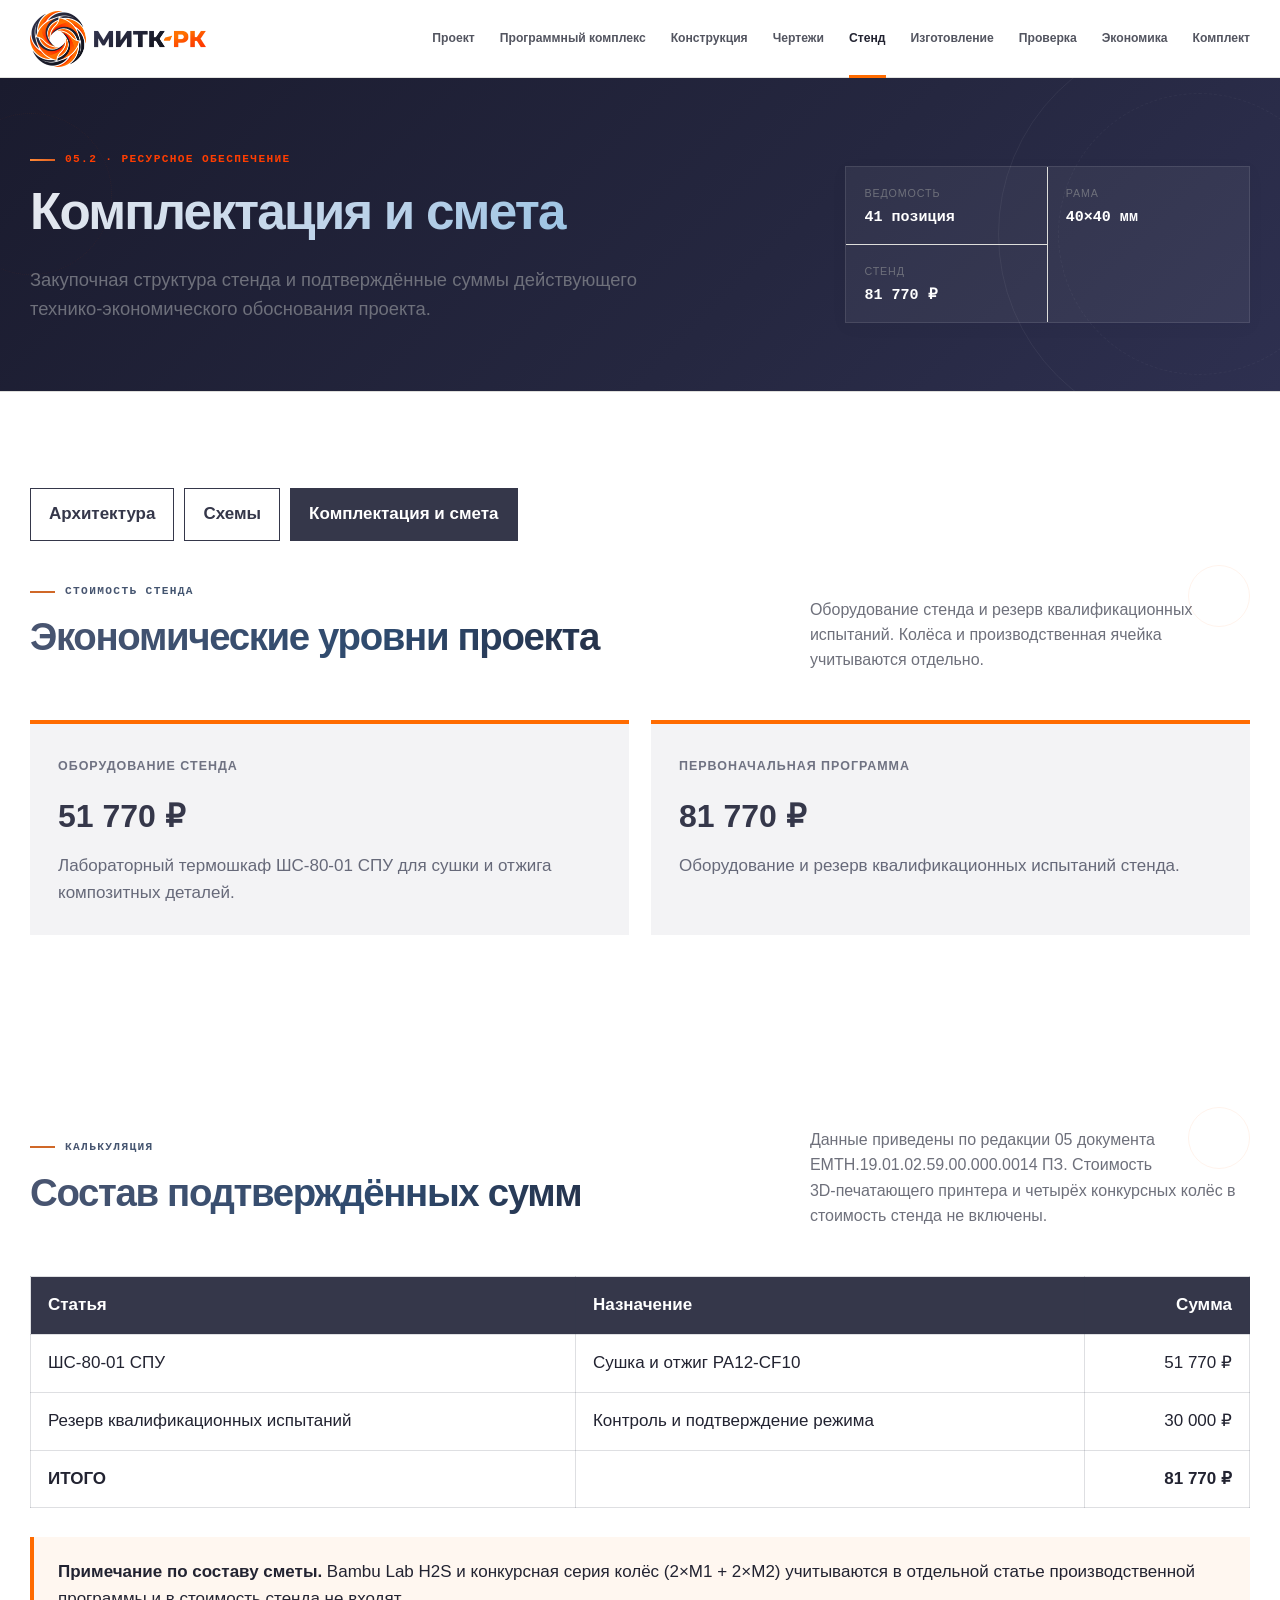
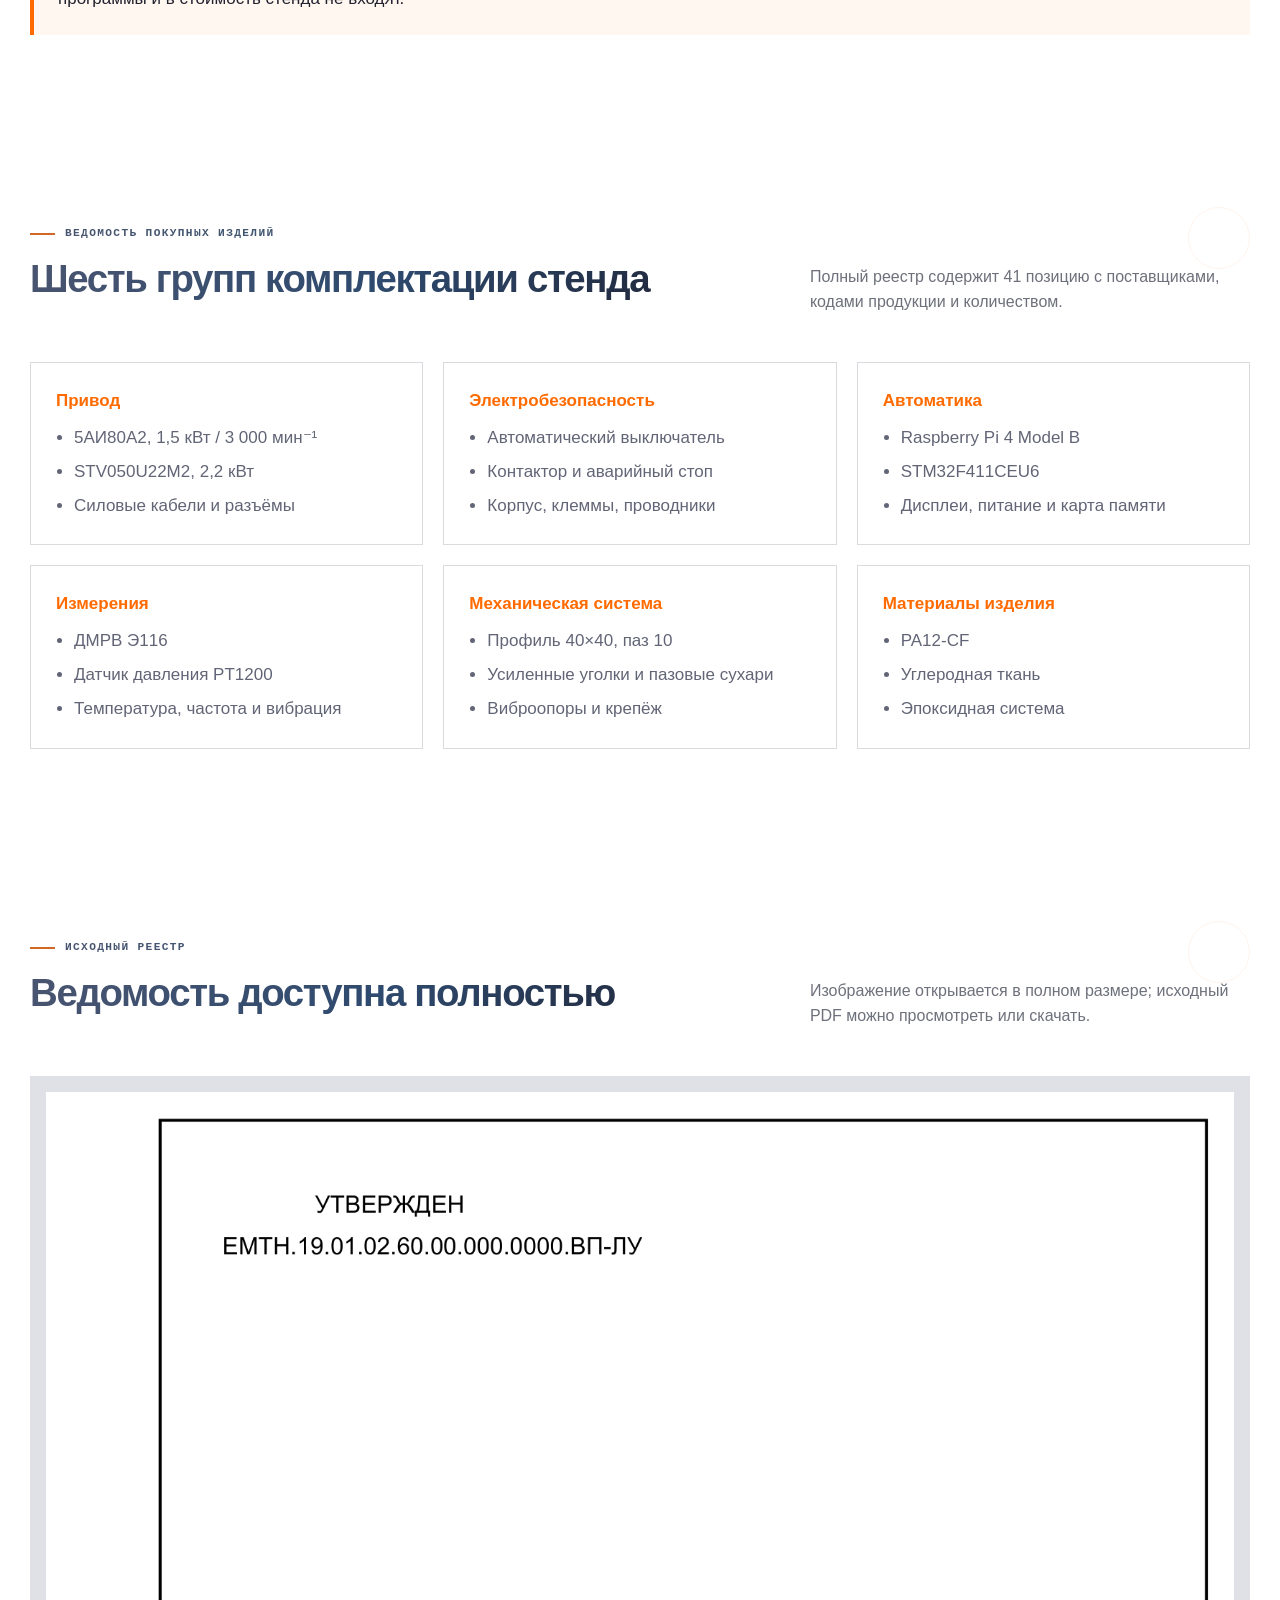
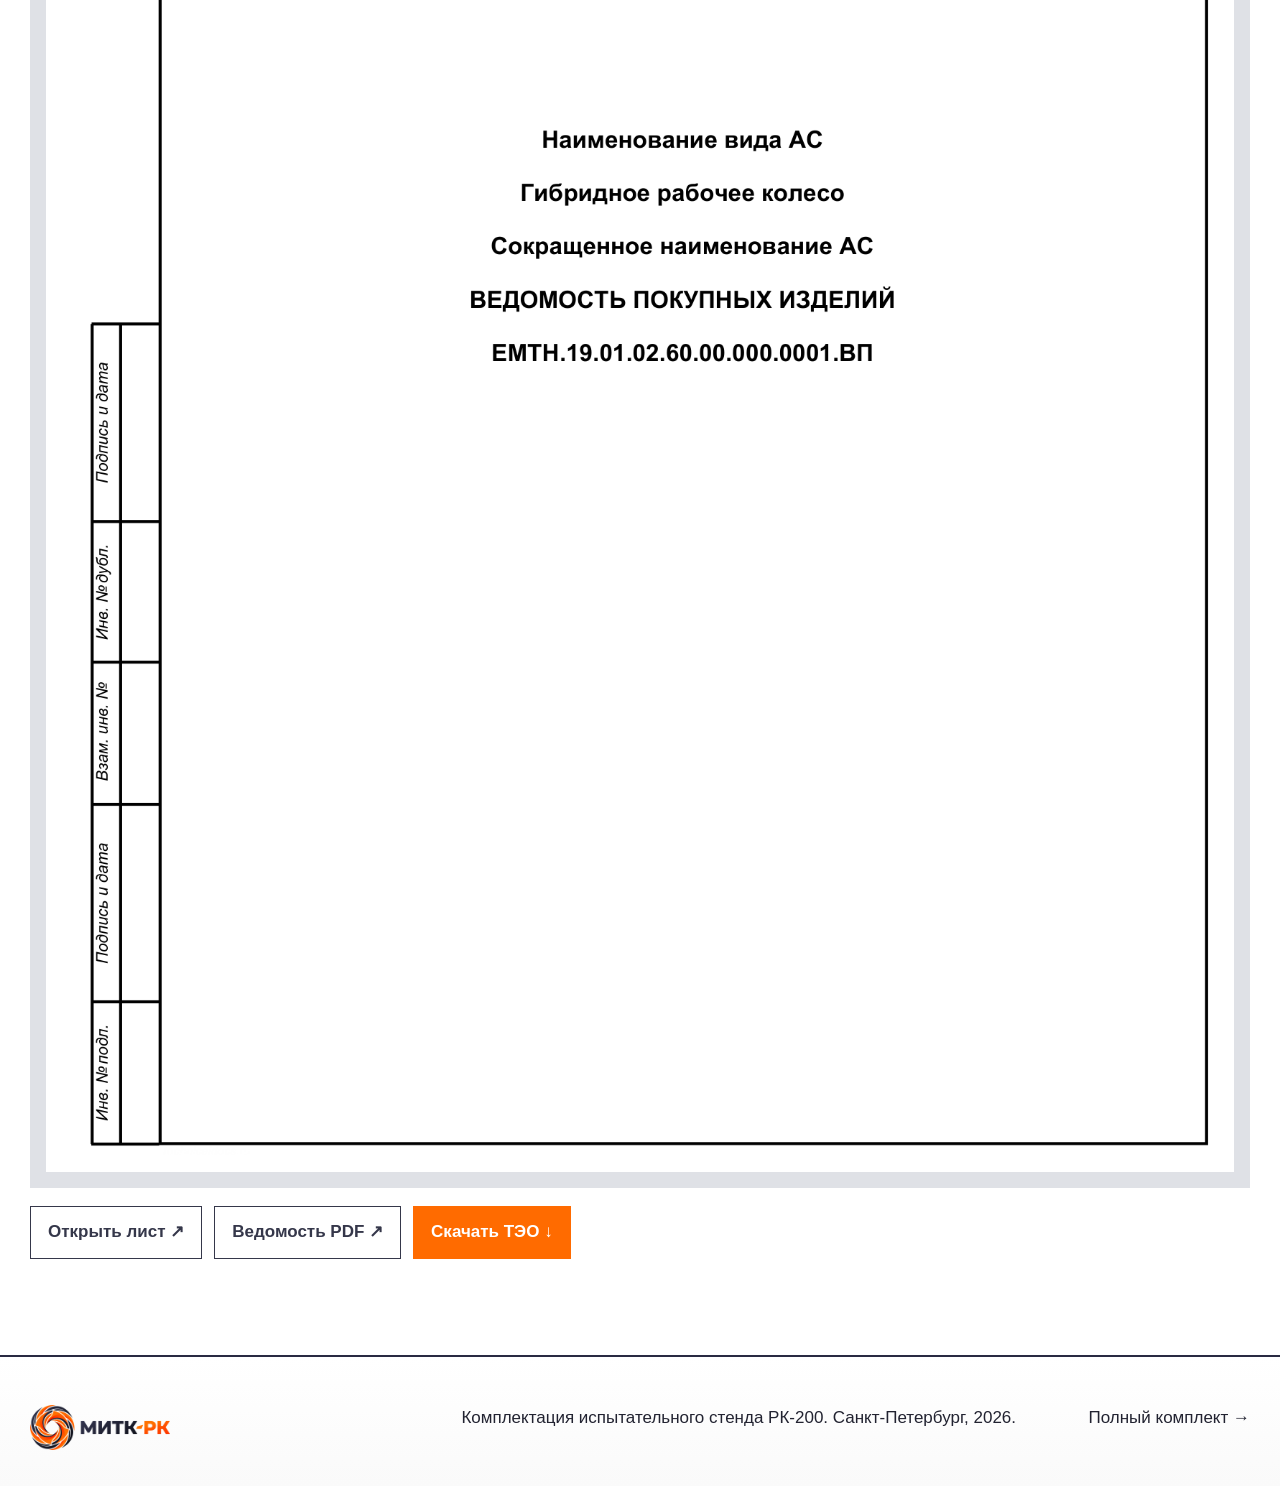
<file: stand-budget.html>
﻿<!doctype html>
<html lang="ru"><head>
<meta charset="utf-8"><meta name="viewport" content="width=device-width,initial-scale=1"><meta name="theme-color" content="#35374A">
<meta name="description" content="Комплектация испытательного стенда РК-200 и подтверждённая смета проекта МИТК-РК.">
<title>Комплектация и смета стенда — МИТК-РК</title><link rel="stylesheet" href="assets/styles.css"><link rel="icon" href="assets/brand/mitk-rk-logo.png" type="image/png">
<noscript><style>[data-reveal]{opacity:1!important;transform:none!important}</style></noscript>
<style>
.skip-link{position:absolute;top:-100%;left:16px;z-index:999;padding:8px 16px;background:#35374A;color:#fff;font-weight:700;text-decoration:none}.skip-link:focus{top:0}
[data-page="stand"] .page-hero{color:#fff;background:linear-gradient(135deg,#1a1b2e 0%,#252740 60%,#2e3050 100%)}
[data-page="stand"] .page-hero h1{font-weight:670}
[data-page="stand"] .page-hero .eyebrow::before{background:linear-gradient(90deg,#ff8a38,#e06020)}
[data-page="stand"] .page-hero .page-meta{background:rgba(255,255,255,.06);border-color:rgba(255,255,255,.1)}
[data-page="stand"] .section-heading .eyebrow{color:#d06828}
.stand-tabs{display:flex;flex-wrap:wrap;gap:10px;margin-bottom:44px}.stand-tabs a{padding:12px 18px;border:1px solid #35374a;color:#35374a;font-weight:800;text-decoration:none}.stand-tabs a.is-active{background:#35374a;color:#fff}
.cost-grid{display:grid;grid-template-columns:repeat(2,1fr);gap:22px}.cost-card{padding:28px;border-top:4px solid #ff6b00;background:#f3f3f5}.cost-card span{color:#6f7282;font-size:.78rem;font-weight:800;letter-spacing:.08em;text-transform:uppercase}.cost-card strong{display:block;margin:12px 0;color:#35374a;font-size:2rem}.cost-card p{margin:0;color:#666979}
.budget-table{width:100%;border-collapse:collapse;background:#fff}.budget-table th,.budget-table td{padding:15px 17px;border:1px solid rgba(53,55,74,.16);text-align:left}.budget-table th{background:#35374a;color:#fff}.budget-table td:last-child,.budget-table th:last-child{text-align:right;white-space:nowrap}.budget-table tr:last-child td{font-weight:900}
.group-grid{display:grid;grid-template-columns:repeat(3,1fr);gap:20px}.group-card{padding:25px;border:1px solid rgba(53,55,74,.18);background:#fff}.group-card b{display:block;margin-bottom:10px;color:#ff6b00}.group-card ul{margin:0;padding-left:18px;color:#626576}.group-card li+li{margin-top:7px}
.bom-preview{display:block;padding:16px;background:#dfe1e6}.bom-preview img{display:block;width:100%;height:auto;background:#fff}.doc-actions{display:flex;flex-wrap:wrap;gap:12px;margin-top:18px}.doc-actions a{padding:12px 17px;border:1px solid #35374a;color:#35374a;font-weight:800;text-decoration:none}.doc-actions a:last-child{background:#ff6b00;border-color:#ff6b00;color:#fff}.audit-note{margin-top:28px;padding:22px 24px;border-left:4px solid #ff6b00;background:#fff7f0}
@media(max-width:900px){.cost-grid,.group-grid{grid-template-columns:1fr}.budget-table{font-size:.9rem}}
</style></head>
<body data-page="stand"><a class="skip-link" href="#main">Перейти к содержимому</a>
<header class="site-header"><div class="container header-inner"><a class="brand" href="index.html"><img src="assets/brand/mitk-rk-logo.png" alt="МИТК-РК"></a><button class="menu-button" type="button" aria-expanded="false" aria-label="Открыть меню"><span></span><span></span><span></span></button><nav class="main-nav" aria-label="Основная навигация"><a data-page="project" href="project.html">Проект</a><a data-page="software" href="software.html">Программный комплекс</a><a data-page="models" href="models.html">Конструкция</a><a data-page="drawings" href="drawings.html">Чертежи</a><a data-page="stand" href="stand.html">Стенд</a><a data-page="technology" href="technology.html">Изготовление</a><a data-page="validation" href="validation.html">Проверка</a><a data-page="economics" href="economics.html">Экономика</a><a data-page="documents" href="documents.html">Комплект</a></nav></div></header>
<main id="main"><section class="page-hero"><div class="container page-hero-grid" data-reveal><div><div class="eyebrow">05.2 · Ресурсное обеспечение</div><h1>Комплектация и смета</h1><p>Закупочная структура стенда и подтверждённые суммы действующего технико‑экономического обоснования проекта.</p></div><div class="page-meta"><div><span>Ведомость</span><strong>41 позиция</strong></div><div><span>Рама</span><strong>40×40 мм</strong></div><div><span>Стенд</span><strong>81 770 ₽</strong></div></div></div></section>
<section class="section"><div class="container"><nav class="stand-tabs" aria-label="Разделы стенда"><a href="stand.html">Архитектура</a><a href="stand-schemes.html">Схемы</a><a class="is-active" href="stand-budget.html">Комплектация и смета</a></nav>
<div class="section-heading" data-reveal><div><div class="eyebrow">Стоимость стенда</div><h2>Экономические уровни проекта</h2></div><p>Оборудование стенда и резерв квалификационных испытаний. Колёса и производственная ячейка учитываются отдельно.</p></div>
<div class="cost-grid" data-reveal><article class="cost-card"><span>Оборудование стенда</span><strong>51 770 ₽</strong><p>Лабораторный термошкаф ШС‑80‑01 СПУ для сушки и отжига композитных деталей.</p></article><article class="cost-card"><span>Первоначальная программа</span><strong>81 770 ₽</strong><p>Оборудование и резерв квалификационных испытаний стенда.</p></article></div>
</div></section>
<section class="section section-muted"><div class="container"><div class="section-heading" data-reveal><div><div class="eyebrow">Калькуляция</div><h2>Состав подтверждённых сумм</h2></div><p>Данные приведены по редакции 05 документа EMTH.19.01.02.59.00.000.0014 ПЗ. Стоимость 3D‑печатающего принтера и четырёх конкурсных колёс в стоимость стенда не включены.</p></div>
<div style="overflow-x:auto" data-reveal><table class="budget-table"><thead><tr><th>Статья</th><th>Назначение</th><th>Сумма</th></tr></thead><tbody><tr><td>ШС‑80‑01 СПУ</td><td>Сушка и отжиг PA12‑CF10</td><td>51 770 ₽</td></tr><tr><td>Резерв квалификационных испытаний</td><td>Контроль и подтверждение режима</td><td>30 000 ₽</td></tr><tr><td>ИТОГО</td><td></td><td>81 770 ₽</td></tr></tbody></table></div>
<div class="audit-note" data-reveal><strong>Примечание по составу сметы.</strong> Bambu Lab H2S и конкурсная серия колёс (2×М1 + 2×М2) учитываются в отдельной статье производственной программы и в стоимость стенда не входят.</div>
</div></section>
<section class="section"><div class="container"><div class="section-heading" data-reveal><div><div class="eyebrow">Ведомость покупных изделий</div><h2>Шесть групп комплектации стенда</h2></div><p>Полный реестр содержит 41 позицию с поставщиками, кодами продукции и количеством.</p></div>
<div class="group-grid" data-reveal>
<article class="group-card"><b>Привод</b><ul><li>5АИ80А2, 1,5 кВт / 3 000 мин⁻¹</li><li>STV050U22M2, 2,2 кВт</li><li>Силовые кабели и разъёмы</li></ul></article>
<article class="group-card"><b>Электробезопасность</b><ul><li>Автоматический выключатель</li><li>Контактор и аварийный стоп</li><li>Корпус, клеммы, проводники</li></ul></article>
<article class="group-card"><b>Автоматика</b><ul><li>Raspberry Pi 4 Model B</li><li>STM32F411CEU6</li><li>Дисплеи, питание и карта памяти</li></ul></article>
<article class="group-card"><b>Измерения</b><ul><li>ДМРВ Э116</li><li>Датчик давления PT1200</li><li>Температура, частота и вибрация</li></ul></article>
<article class="group-card"><b>Механическая система</b><ul><li>Профиль 40×40, паз 10</li><li>Усиленные уголки и пазовые сухари</li><li>Виброопоры и крепёж</li></ul></article>
<article class="group-card"><b>Материалы изделия</b><ul><li>PA12‑CF</li><li>Углеродная ткань</li><li>Эпоксидная система</li></ul></article>
</div>
</div></section>
<section class="section section-muted"><div class="container"><div class="section-heading" data-reveal><div><div class="eyebrow">Исходный реестр</div><h2>Ведомость доступна полностью</h2></div><p>Изображение открывается в полном размере; исходный PDF можно просмотреть или скачать.</p></div><a class="bom-preview" href="assets/stand/bom-preview.png" target="_blank" rel="noopener" data-reveal><img src="assets/stand/bom-preview.png" alt="Предпросмотр ведомости покупных изделий МИТК-РК"></a><div class="doc-actions"><a href="assets/stand/bom-preview.png" target="_blank" rel="noopener">Открыть лист ↗</a><a href="project-materials/Ведомость_покупных_изделий_МИТК-РК.pdf" target="_blank" rel="noopener">Ведомость PDF ↗</a><a href="documents/0014_pz_econ.pdf" download>Скачать ТЭО ↓</a></div></div></section>
</main><footer class="site-footer"><div class="container footer-grid"><img class="footer-logo" src="assets/brand/mitk-rk-logo.png" alt="МИТК-РК"><p>Комплектация испытательного стенда РК‑200. Санкт‑Петербург, 2026.</p><a href="documents.html">Полный комплект →</a></div></footer><script src="assets/site.js"></script></body></html>
</file>
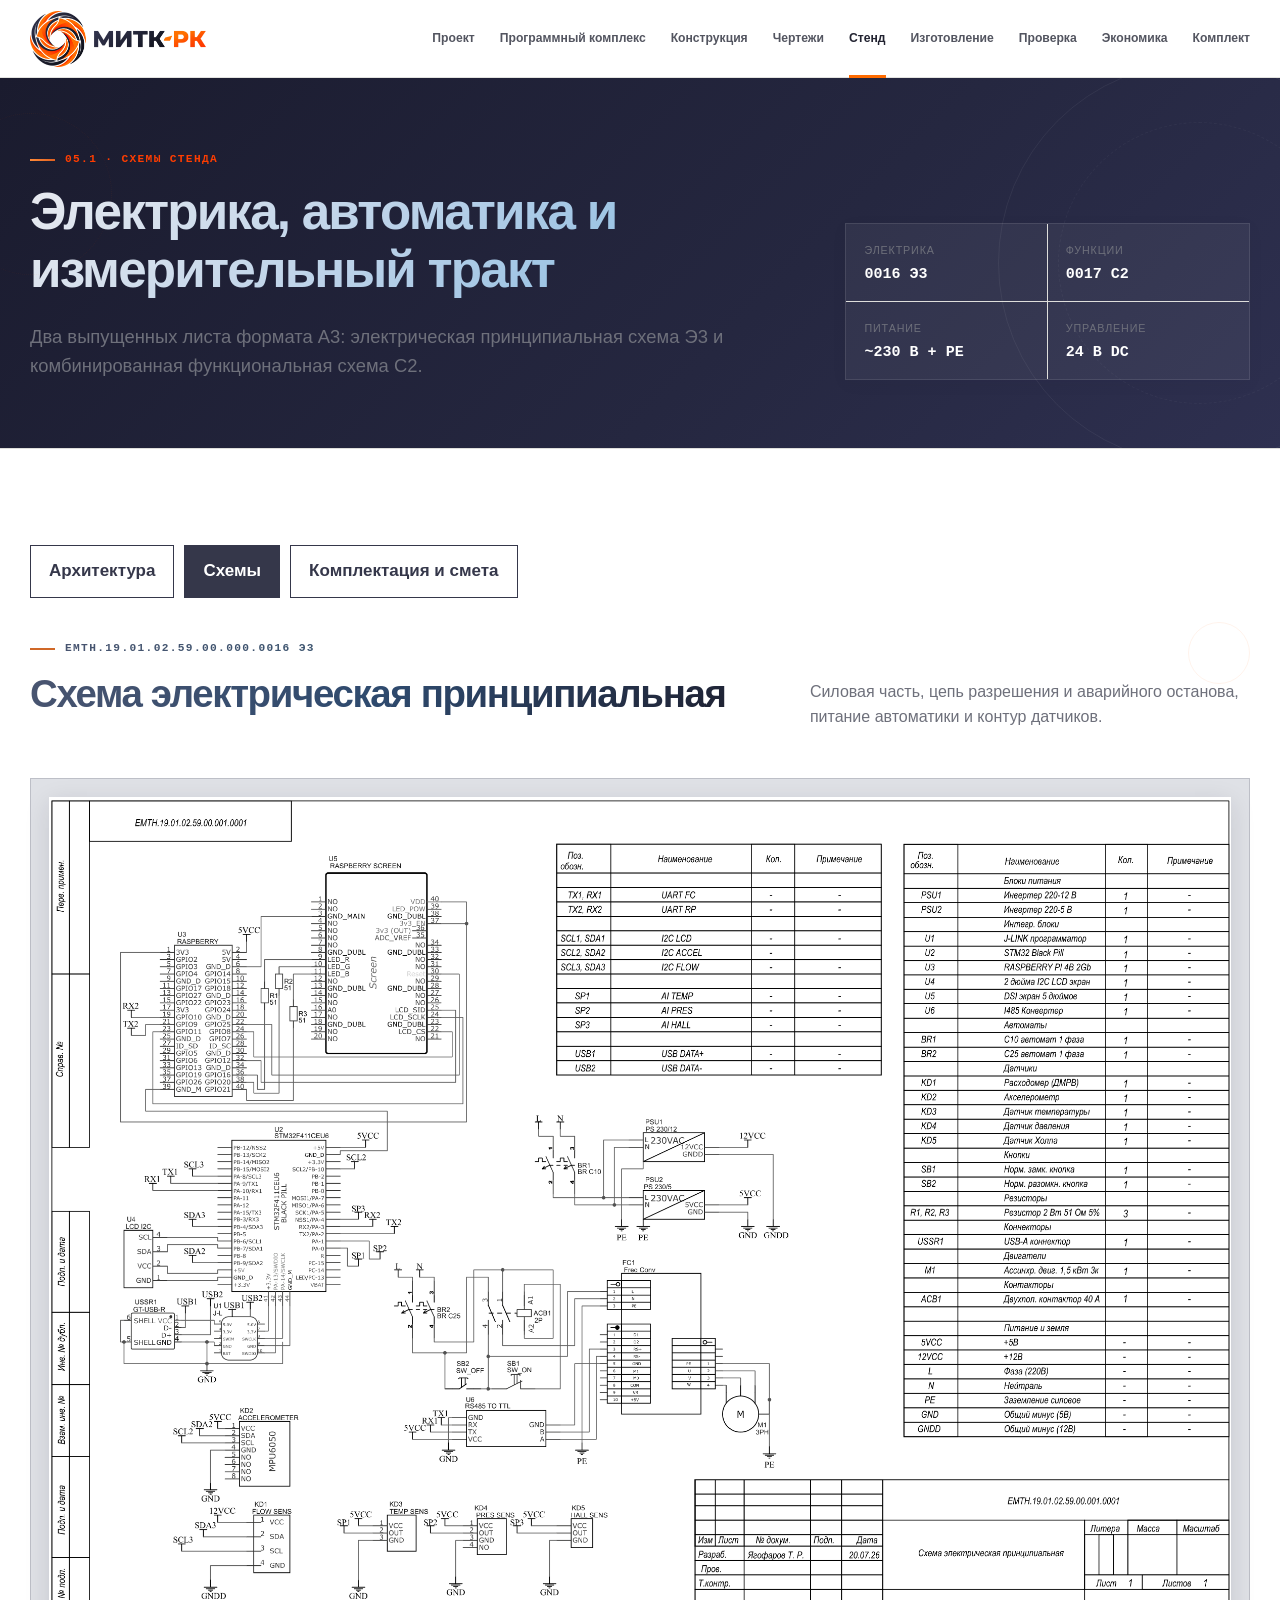
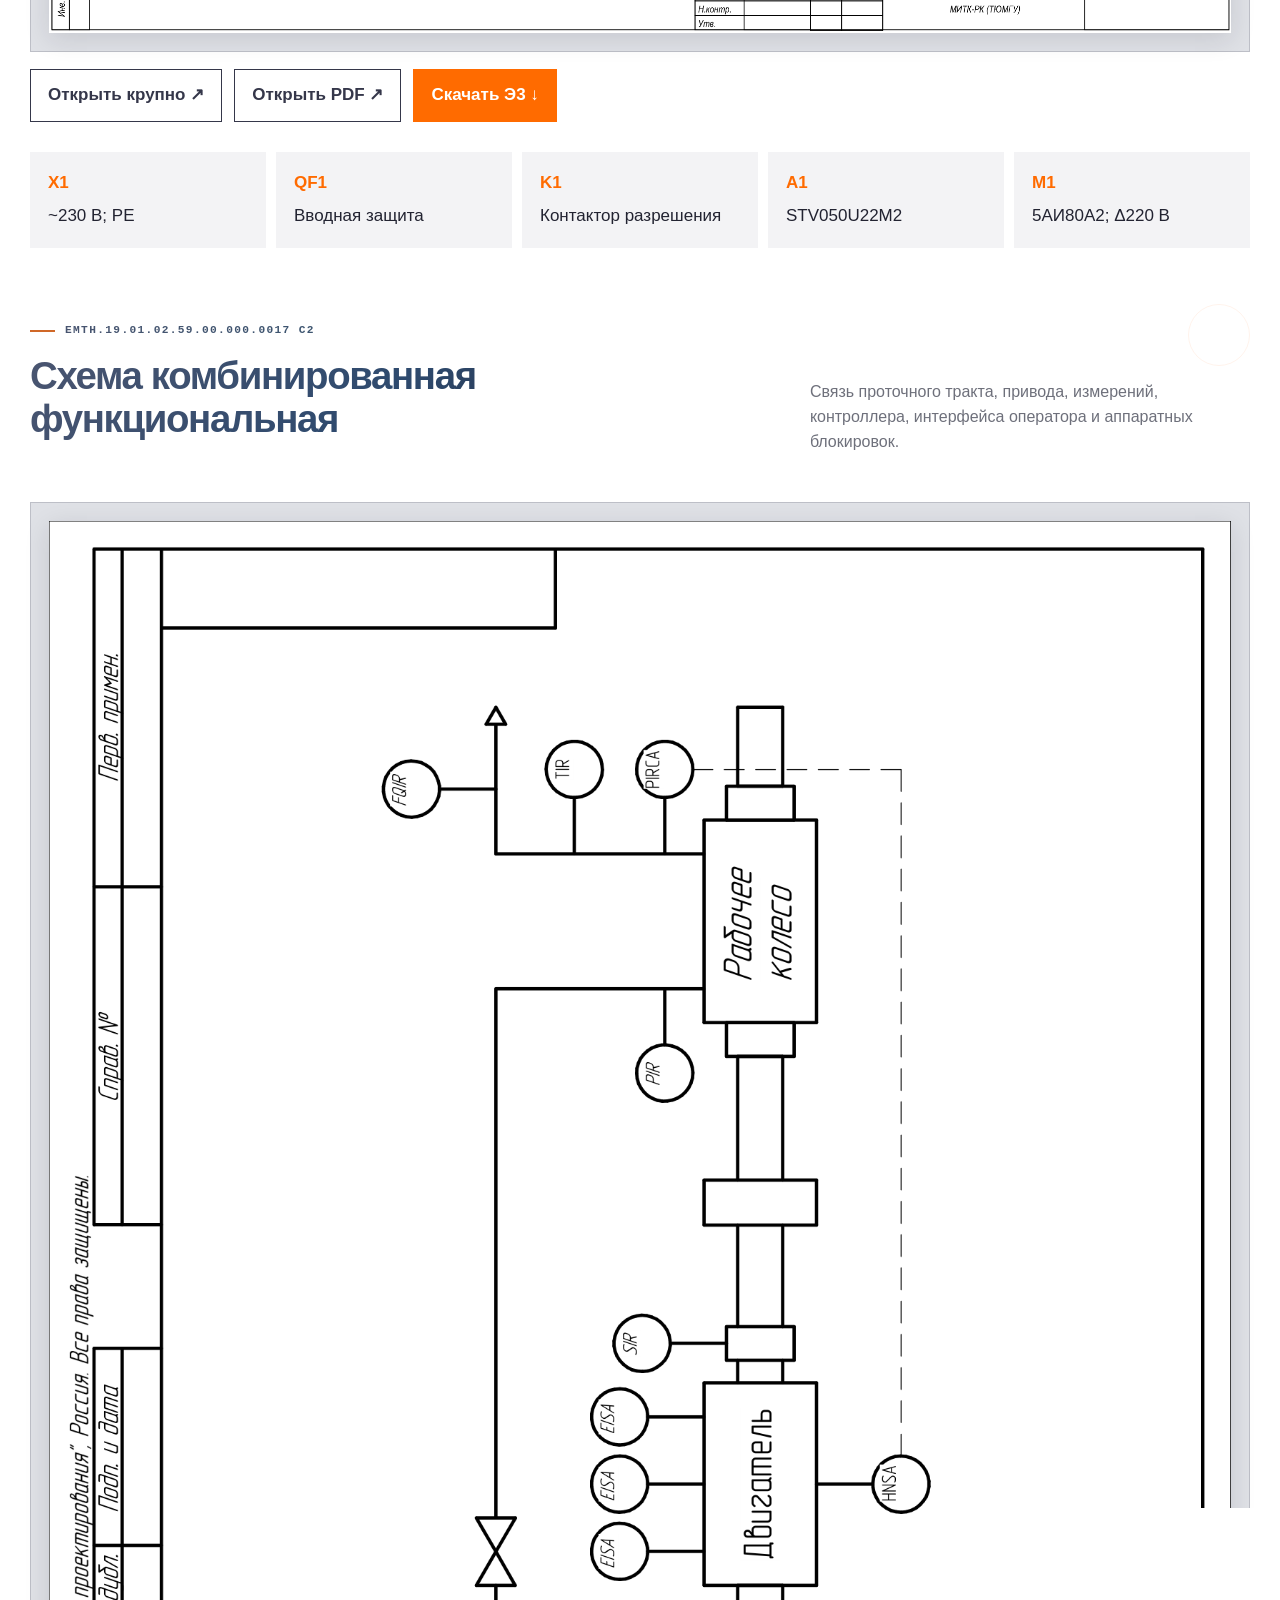
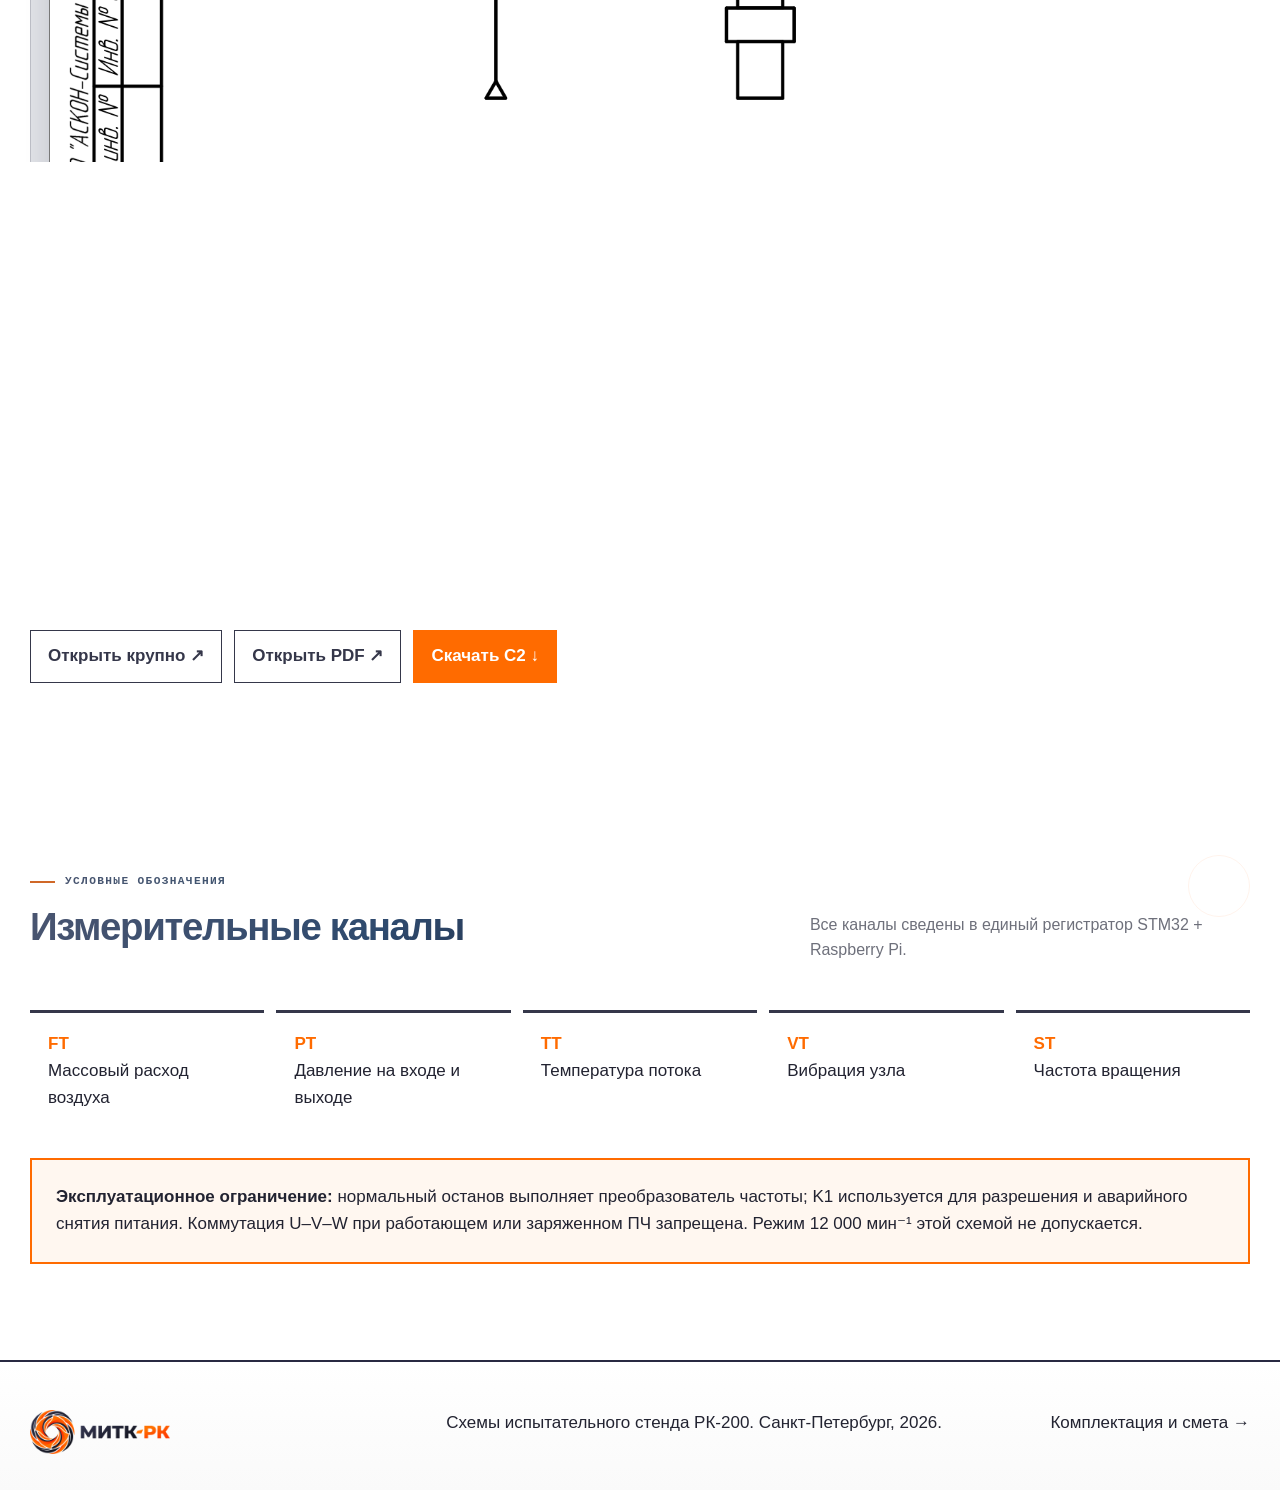
<file: stand-schemes.html>
﻿<!doctype html>
<html lang="ru"><head>
<meta charset="utf-8"><meta name="viewport" content="width=device-width,initial-scale=1"><meta name="theme-color" content="#35374A">
<meta name="description" content="Электрическая принципиальная и функциональная схемы испытательного стенда РК-200 проекта МИТК-РК.">
<title>Схемы стенда РК-200 — МИТК-РК</title><link rel="stylesheet" href="assets/styles.css"><link rel="icon" href="assets/brand/mitk-rk-logo.png" type="image/png">
<noscript><style>[data-reveal]{opacity:1!important;transform:none!important}</style></noscript>
<style>
.skip-link{position:absolute;top:-100%;left:16px;z-index:999;padding:8px 16px;background:#35374A;color:#fff;font-weight:700;text-decoration:none}.skip-link:focus{top:0}
[data-page="stand"] .page-hero{color:#fff;background:linear-gradient(135deg,#1a1b2e 0%,#252740 60%,#2e3050 100%)}
[data-page="stand"] .page-hero .eyebrow::before{background:linear-gradient(90deg,#ff8a38,#e06020)}
[data-page="stand"] .page-hero h1{font-weight:670}
[data-page="stand"] .page-hero .page-meta{background:rgba(255,255,255,.06);border-color:rgba(255,255,255,.1)}
[data-page="stand"] .section-heading .eyebrow{color:#d06828}
[data-page="stand"] .section-soft{background:linear-gradient(315deg,#f6f0ea 0%,#faf6f2 40%,#fff 100%)}
.stand-tabs{display:flex;flex-wrap:wrap;gap:10px;margin-bottom:44px}.stand-tabs a{padding:12px 18px;border:1px solid #35374a;color:#35374a;font-weight:800;text-decoration:none}.stand-tabs a.is-active{background:#35374a;color:#fff}
.scheme-block+.scheme-block{margin-top:76px}.scheme-frame{display:block;padding:18px;background:#dfe1e6;border:1px solid rgba(53,55,74,.2)}.scheme-frame img{display:block;width:100%;height:auto;background:#fff;box-shadow:0 6px 24px rgba(25,28,45,.12)}
.scheme-actions{display:flex;flex-wrap:wrap;gap:12px;margin-top:18px}.scheme-actions a{padding:12px 17px;border:1px solid #35374a;color:#35374a;font-weight:800;text-decoration:none}.scheme-actions a:last-child{background:#ff6b00;border-color:#ff6b00;color:#fff}
.chain{display:grid;grid-template-columns:repeat(5,1fr);gap:10px;margin-top:30px}.chain div{padding:18px;background:#f3f3f5}.chain strong{display:block;margin-bottom:6px;color:#ff6b00}.legend-grid{display:grid;grid-template-columns:repeat(5,1fr);gap:12px}.legend-grid div{padding:18px;border-top:3px solid #35374a;background:#fff}.legend-grid strong{display:block;color:#ff6b00}
.limit-note{margin-top:28px;padding:24px;border:2px solid #ff6b00;background:#fff7f0}
@media(max-width:900px){.chain,.legend-grid{grid-template-columns:1fr 1fr}}@media(max-width:560px){.chain,.legend-grid{grid-template-columns:1fr}}
</style></head>
<body data-page="stand"><a class="skip-link" href="#main">Перейти к содержимому</a>
<header class="site-header"><div class="container header-inner"><a class="brand" href="index.html"><img src="assets/brand/mitk-rk-logo.png" alt="МИТК-РК"></a><button class="menu-button" type="button" aria-expanded="false" aria-label="Открыть меню"><span></span><span></span><span></span></button><nav class="main-nav" aria-label="Основная навигация"><a data-page="project" href="project.html">Проект</a><a data-page="software" href="software.html">Программный комплекс</a><a data-page="models" href="models.html">Конструкция</a><a data-page="drawings" href="drawings.html">Чертежи</a><a data-page="stand" href="stand.html">Стенд</a><a data-page="technology" href="technology.html">Изготовление</a><a data-page="validation" href="validation.html">Проверка</a><a data-page="economics" href="economics.html">Экономика</a><a data-page="documents" href="documents.html">Комплект</a></nav></div></header>
<main id="main"><section class="page-hero"><div class="container page-hero-grid" data-reveal><div><div class="eyebrow">05.1 · Схемы стенда</div><h1>Электрика, автоматика и измерительный тракт</h1><p>Два выпущенных листа формата А3: электрическая принципиальная схема Э3 и комбинированная функциональная схема С2.</p></div><div class="page-meta"><div><span>Электрика</span><strong>0016 Э3</strong></div><div><span>Функции</span><strong>0017 С2</strong></div><div><span>Питание</span><strong>~230 В + PE</strong></div><div><span>Управление</span><strong>24 В DC</strong></div></div></div></section>
<section class="section"><div class="container"><nav class="stand-tabs" aria-label="Разделы стенда"><a href="stand.html">Архитектура</a><a class="is-active" href="stand-schemes.html">Схемы</a><a href="stand-budget.html">Комплектация и смета</a></nav>
<article class="scheme-block"><div class="section-heading" data-reveal><div><div class="eyebrow">EMTH.19.01.02.59.00.000.0016 Э3</div><h2>Схема электрическая принципиальная</h2></div><p>Силовая часть, цепь разрешения и аварийного останова, питание автоматики и контур датчиков.</p></div><a class="scheme-frame" href="assets/stand/electrical-schematic.png" data-lightbox="Электрическая принципиальная схема Э3" data-reveal><img src="assets/stand/electrical-schematic.png" alt="Схема электрическая принципиальная испытательного стенда РК-200"></a><div class="scheme-actions"><a href="assets/stand/electrical-schematic.png" data-lightbox="Электрическая принципиальная схема Э3">Открыть крупно ↗</a><a href="documents/0016_e3.pdf" target="_blank" rel="noopener">Открыть PDF ↗</a><a href="documents/0016_e3.pdf" download>Скачать Э3 ↓</a></div>
<div class="chain" data-reveal><div><strong>X1</strong>~230 В; PE</div><div><strong>QF1</strong>Вводная защита</div><div><strong>K1</strong>Контактор разрешения</div><div><strong>A1</strong>STV050U22M2</div><div><strong>M1</strong>5АИ80А2; Δ220 В</div></div></article>
<article class="scheme-block"><div class="section-heading" data-reveal><div><div class="eyebrow">EMTH.19.01.02.59.00.000.0017 С2</div><h2>Схема комбинированная функциональная</h2></div><p>Связь проточного тракта, привода, измерений, контроллера, интерфейса оператора и аппаратных блокировок.</p></div><a class="scheme-frame" href="assets/stand/functional-schematic.png" data-lightbox="Комбинированная функциональная схема С2" data-reveal><img src="assets/stand/functional-schematic.png" alt="Комбинированная функциональная схема испытательного стенда РК-200"></a><div class="scheme-actions"><a href="assets/stand/functional-schematic.png" data-lightbox="Комбинированная функциональная схема С2">Открыть крупно ↗</a><a href="documents/0017_c2.pdf" target="_blank" rel="noopener">Открыть PDF ↗</a><a href="documents/0017_c2.pdf" download>Скачать С2 ↓</a></div></article>
</div></section>
<section class="section section-muted"><div class="container"><div class="section-heading" data-reveal><div><div class="eyebrow">Условные обозначения</div><h2>Измерительные каналы</h2></div><p>Все каналы сведены в единый регистратор STM32 + Raspberry Pi.</p></div><div class="legend-grid" data-reveal><div><strong>FT</strong>Массовый расход воздуха</div><div><strong>PT</strong>Давление на входе и выходе</div><div><strong>TT</strong>Температура потока</div><div><strong>VT</strong>Вибрация узла</div><div><strong>ST</strong>Частота вращения</div></div><div class="limit-note" data-reveal><strong>Эксплуатационное ограничение:</strong> нормальный останов выполняет преобразователь частоты; K1 используется для разрешения и аварийного снятия питания. Коммутация U–V–W при работающем или заряженном ПЧ запрещена. Режим 12 000 мин⁻¹ этой схемой не допускается.</div></div></section>
</main><footer class="site-footer"><div class="container footer-grid"><img class="footer-logo" src="assets/brand/mitk-rk-logo.png" alt="МИТК-РК"><p>Схемы испытательного стенда РК‑200. Санкт‑Петербург, 2026.</p><a href="stand-budget.html">Комплектация и смета →</a></div></footer><script src="assets/site.js"></script></body></html>
</file>
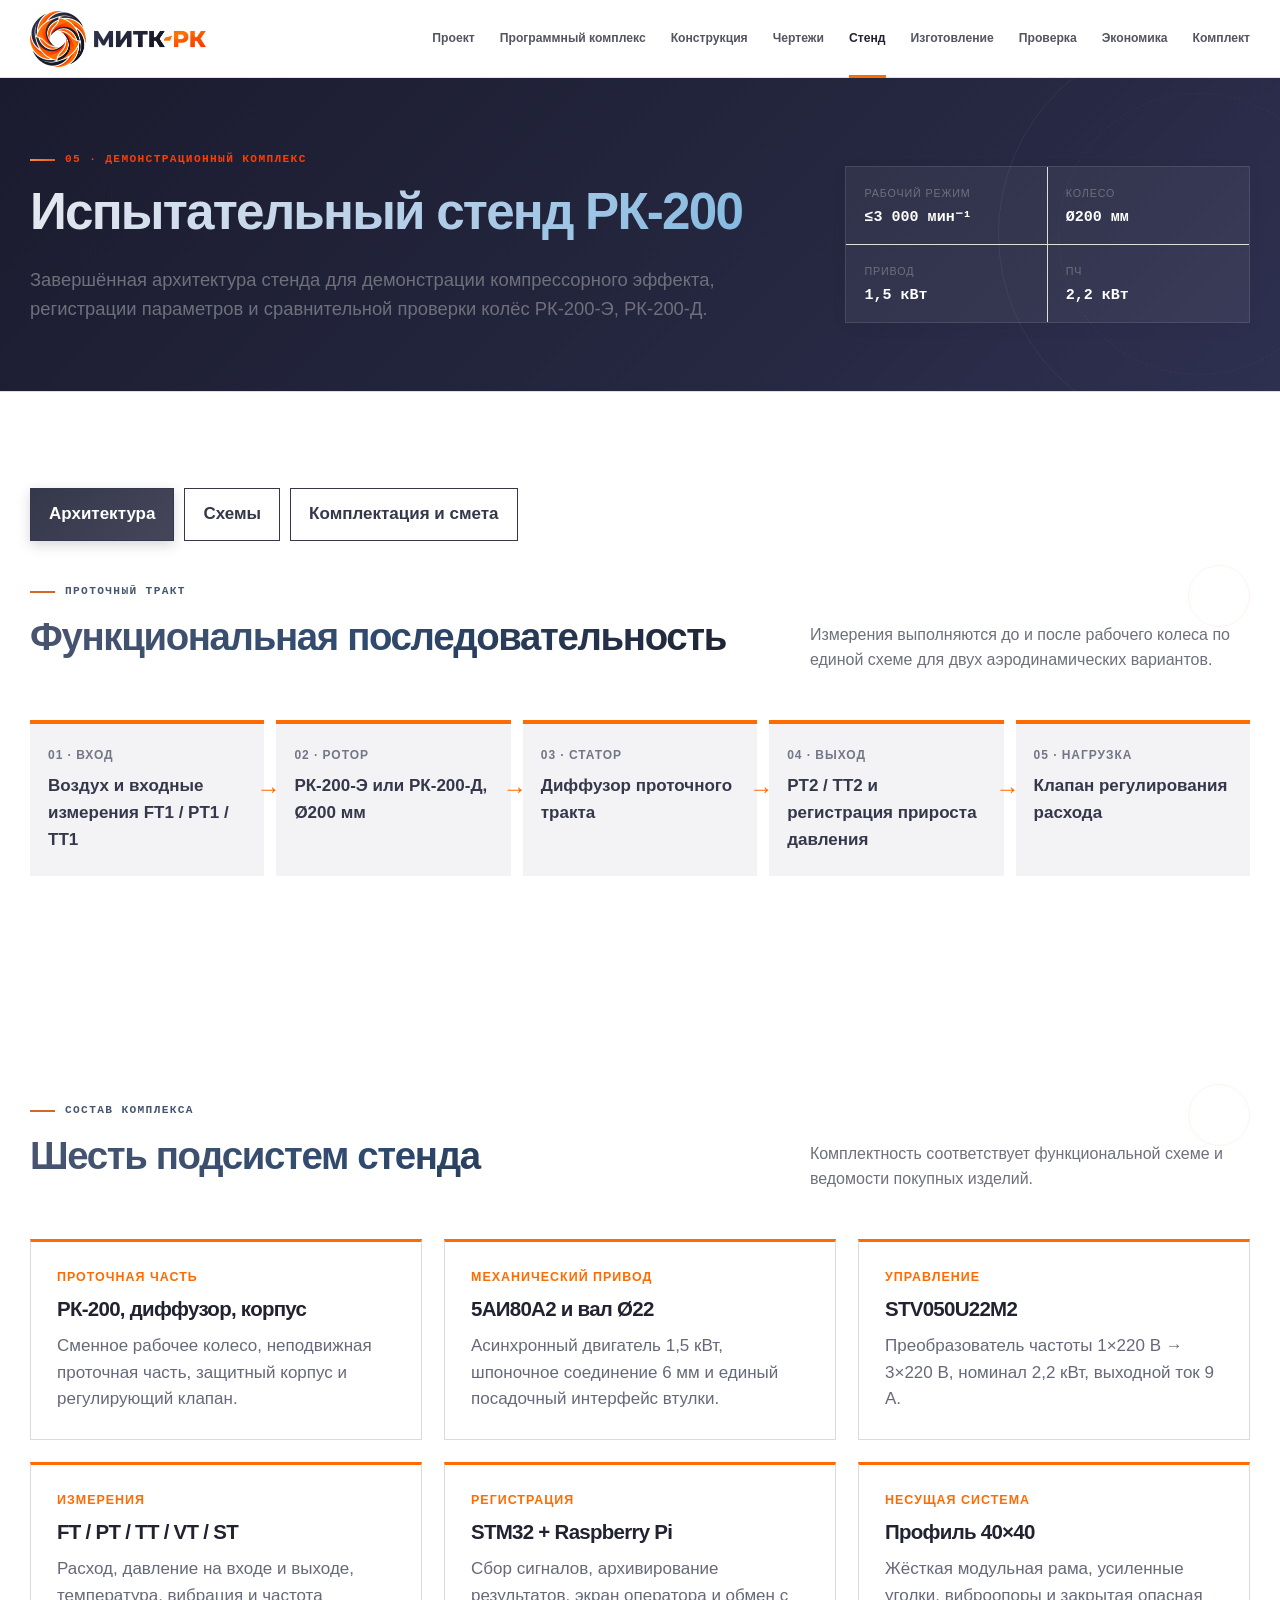
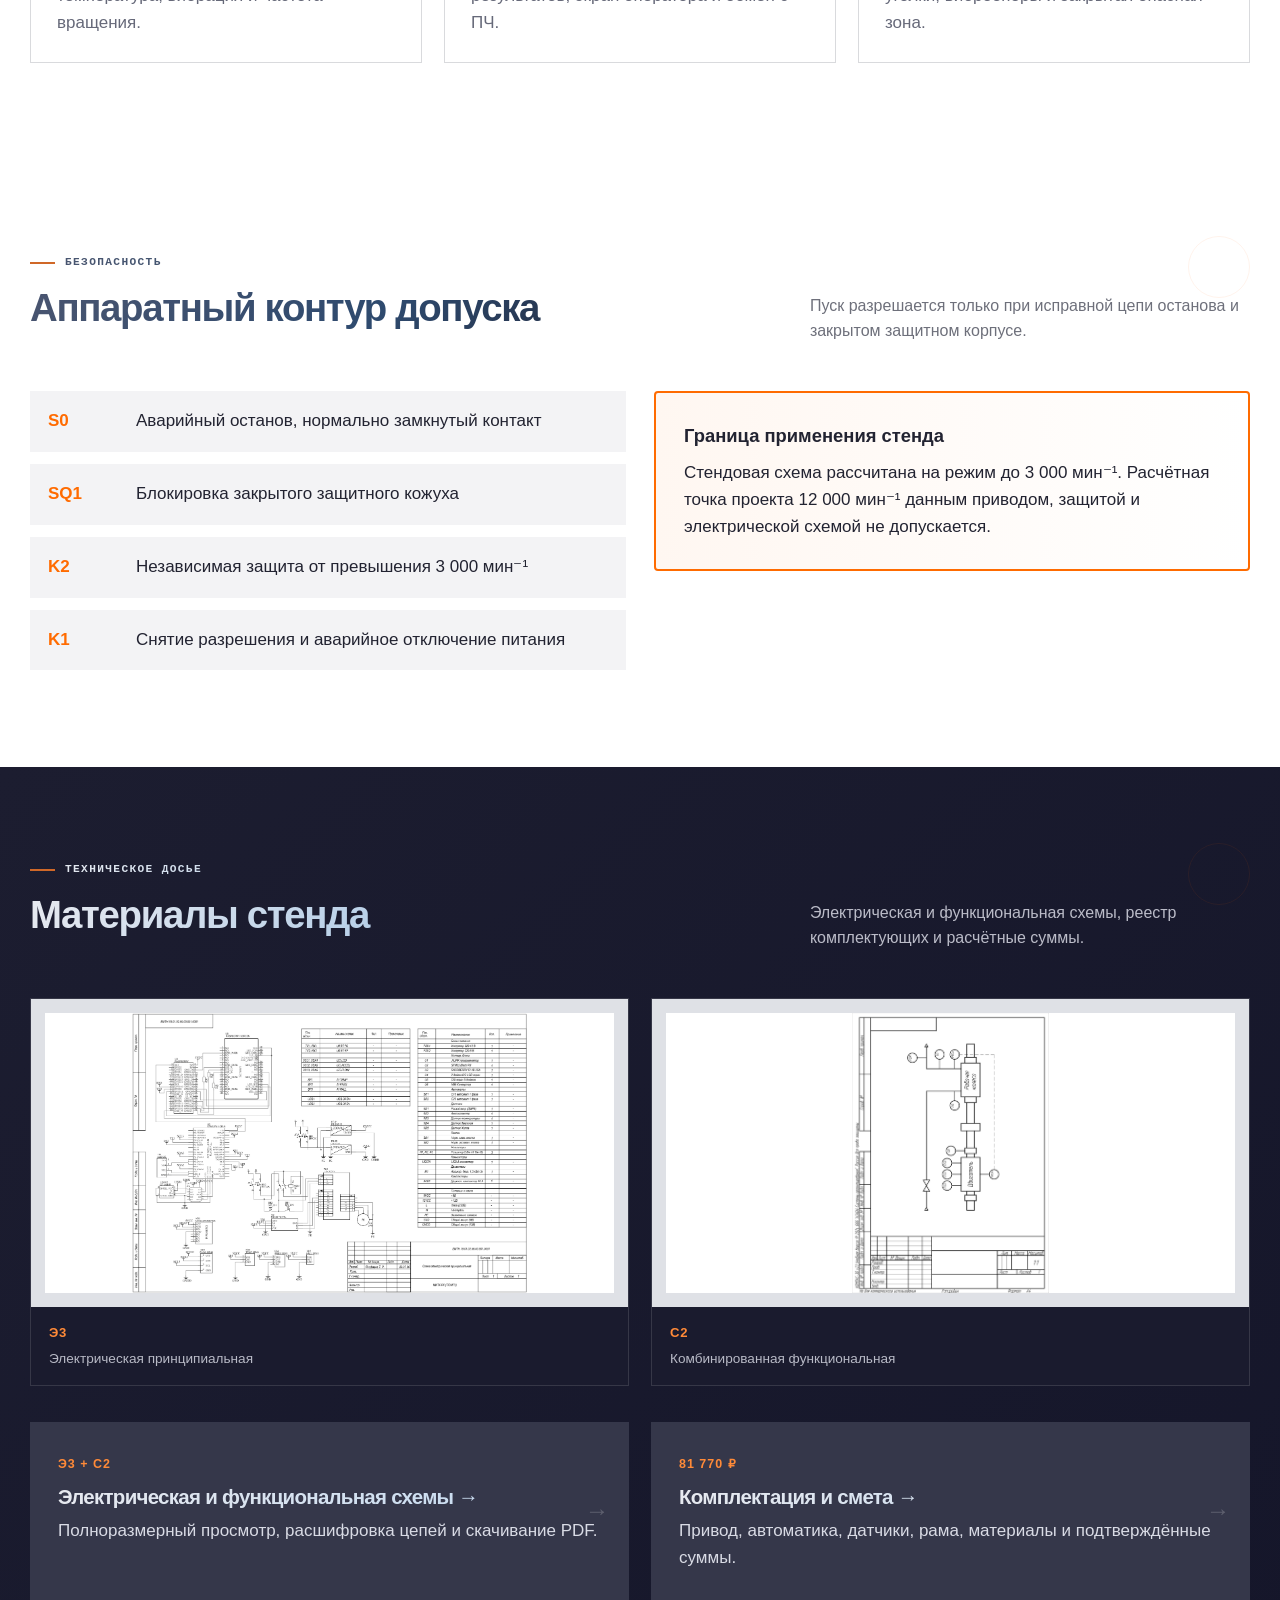
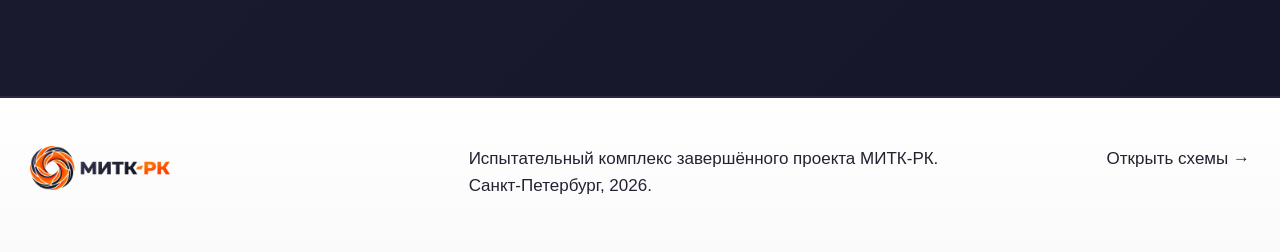
<file: stand.html>
﻿<!doctype html>
<html lang="ru"><head>
<meta charset="utf-8"><meta name="viewport" content="width=device-width,initial-scale=1"><meta name="theme-color" content="#35374A">
<meta name="description" content="Демонстрационный стенд РК-200 проекта МИТК-РК: проточный тракт, привод, измерения, автоматика и безопасность.">
<title>Испытательный стенд РК-200 — МИТК-РК</title><link rel="stylesheet" href="assets/styles.css"><link rel="icon" href="assets/brand/mitk-rk-logo.png" type="image/png">
<noscript><style>[data-reveal]{opacity:1!important;transform:none!important}</style></noscript>
<style>
.skip-link{position:absolute;top:-100%;left:16px;z-index:999;padding:8px 16px;background:#35374A;color:#fff;font-weight:700;text-decoration:none}.skip-link:focus{top:0}
[data-page="stand"] .page-hero{color:#fff;background:linear-gradient(135deg,#1a1b2e 0%,#252740 60%,#2e3050 100%)}
[data-page="stand"] .page-hero .eyebrow::before{background:linear-gradient(90deg,#ff8a38,#e06020)}
[data-page="stand"] .page-hero h1{font-weight:670}
[data-page="stand"] .page-hero .page-meta{background:rgba(255,255,255,.06);border-color:rgba(255,255,255,.1)}
[data-page="stand"] .page-hero .page-meta div:hover{background:rgba(255,138,56,.08)}
[data-page="stand"] .section-heading .eyebrow{color:#d06828}
[data-page="stand"] .section-soft{background:linear-gradient(315deg,#f6f0ea 0%,#faf6f2 40%,#fff 100%)}
.stand-tabs{display:flex;flex-wrap:wrap;gap:10px;margin-bottom:44px}.stand-tabs a{padding:12px 18px;border:1px solid #35374a;color:#35374a;font-weight:800;text-decoration:none;transition:all .2s ease}.stand-tabs a:hover{background:rgba(53,55,74,.05)}.stand-tabs a.is-active{background:linear-gradient(135deg,#35374a 0%,#45465a 100%);color:#fff;box-shadow:0 4px 12px rgba(53,55,74,.2)}
@keyframes flow-pulse{0%,100%{opacity:.5;transform:translateX(0)}50%{opacity:1;transform:translateX(4px)}}
.system-flow{display:grid;grid-template-columns:repeat(5,1fr);gap:12px;margin:36px 0}.system-flow div{position:relative;min-height:126px;padding:22px 18px;border-top:4px solid #ff6b00;background:#f3f3f5;transition:transform .2s,box-shadow .2s}.system-flow div:hover{transform:translateY(-2px);box-shadow:0 4px 16px rgba(37,38,55,.06)}.system-flow div:not(:last-child):after{content:"→";position:absolute;right:-16px;top:46px;z-index:2;color:#ff6b00;font-size:1.5rem;font-weight:900;animation:flow-pulse 2s ease-in-out infinite}.system-flow span{display:block;margin-bottom:8px;color:#737687;font-size:.75rem;font-weight:800;letter-spacing:.08em;text-transform:uppercase}.system-flow strong{color:#35374a}
.subsystem-grid{display:grid;grid-template-columns:repeat(3,1fr);gap:22px}.subsystem{padding:26px;border:1px solid rgba(53,55,74,.18);background:#fff;border-top:3px solid #ff6b00;transition:transform .25s ease,box-shadow .25s ease}.subsystem:hover{transform:translateY(-3px);box-shadow:0 8px 24px rgba(37,38,55,.08)}.subsystem b{display:block;margin-bottom:10px;color:#ff6b00;font-size:.78rem;letter-spacing:.08em;text-transform:uppercase}.subsystem h3{margin:0 0 12px}.subsystem p{margin:0;color:#666979}
.safety-grid{display:grid;grid-template-columns:1fr 1fr;gap:28px;align-items:start}.safety-list{display:grid;gap:12px}.safety-list div{display:grid;grid-template-columns:72px 1fr;gap:16px;padding:17px 18px;background:#f3f3f5;transition:background .2s}.safety-list div:hover{background:rgba(255,107,0,.04)}.safety-list strong{color:#ff6b00}.warning{padding:28px;border:2px solid #ff6b00;background:linear-gradient(90deg,#fff7f1 0%,#fff 100%);border-radius:4px}.warning strong{display:block;margin-bottom:10px;font-size:1.15rem}
.stand-links{display:grid;grid-template-columns:1fr 1fr;gap:22px}.stand-link{padding:28px;background:#35374a;color:#fff;text-decoration:none;transition:transform .25s ease,box-shadow .25s ease;position:relative;overflow:hidden}.stand-link:hover{transform:translateY(-3px);box-shadow:0 8px 24px rgba(53,55,74,.3)}.stand-link::after{content:"→";position:absolute;right:20px;top:50%;transform:translateY(-50%);font-size:1.5rem;color:rgba(255,255,255,.2);transition:transform .2s}.stand-link:hover::after{transform:translateY(-50%) translateX(4px)}.stand-link span{color:#ff8a38;font-size:.78rem;font-weight:800;letter-spacing:.08em;text-transform:uppercase}.stand-link h3{margin:9px 0}.stand-link p{margin:0;color:#d9dbe5}
@media(max-width:900px){.system-flow,.subsystem-grid,.safety-grid,.stand-links,.stand-schemes-preview{grid-template-columns:1fr}.system-flow div:not(:last-child):after{content:"↓";right:20px;top:auto;bottom:-22px;animation:none}}
.stand-schemes-preview{display:grid;grid-template-columns:1fr 1fr;gap:22px;margin-bottom:36px}.stand-scheme-card{margin:0;border:1px solid rgba(255,255,255,.12);background:#1a1b2e;overflow:hidden;transition:transform .22s ease}.stand-scheme-card:hover{transform:translateY(-3px)}.stand-scheme-card a{display:block;padding:14px;background:#dfe1e6}.stand-scheme-card img{display:block;width:100%;height:280px;object-fit:contain;background:#fff}.stand-scheme-card figcaption{padding:16px 18px;color:#fff}.stand-scheme-card figcaption strong{display:block;color:#ff8a38;font-size:.82rem;font-weight:800;letter-spacing:.06em}.stand-scheme-card figcaption span{display:block;margin-top:4px;color:#b8bac6;font-size:.85rem}
</style></head>
<body data-page="stand"><a class="skip-link" href="#main">Перейти к содержимому</a>
<header class="site-header"><div class="container header-inner"><a class="brand" href="index.html"><img src="assets/brand/mitk-rk-logo.png" alt="МИТК-РК"></a><button class="menu-button" type="button" aria-expanded="false" aria-label="Открыть меню"><span></span><span></span><span></span></button><nav class="main-nav" aria-label="Основная навигация"><a data-page="project" href="project.html">Проект</a><a data-page="software" href="software.html">Программный комплекс</a><a data-page="models" href="models.html">Конструкция</a><a data-page="drawings" href="drawings.html">Чертежи</a><a data-page="stand" href="stand.html">Стенд</a><a data-page="technology" href="technology.html">Изготовление</a><a data-page="validation" href="validation.html">Проверка</a><a data-page="economics" href="economics.html">Экономика</a><a data-page="documents" href="documents.html">Комплект</a></nav></div></header>
<main id="main">
<section class="page-hero"><div class="container page-hero-grid" data-reveal><div><div class="eyebrow">05 · Демонстрационный комплекс</div><h1>Испытательный стенд РК‑200</h1><p>Завершённая архитектура стенда для демонстрации компрессорного эффекта, регистрации параметров и сравнительной проверки колёс РК‑200‑Э, РК‑200‑Д.</p></div><div class="page-meta"><div><span>Рабочий режим</span><strong>≤3 000 мин⁻¹</strong></div><div><span>Колесо</span><strong>Ø200 мм</strong></div><div><span>Привод</span><strong>1,5 кВт</strong></div><div><span>ПЧ</span><strong>2,2 кВт</strong></div></div></div></section>
<section class="section"><div class="container">
<nav class="stand-tabs" aria-label="Разделы стенда"><a class="is-active" href="stand.html">Архитектура</a><a href="stand-schemes.html">Схемы</a><a href="stand-budget.html">Комплектация и смета</a></nav>
<div class="section-heading" data-reveal><div><div class="eyebrow">Проточный тракт</div><h2>Функциональная последовательность</h2></div><p>Измерения выполняются до и после рабочего колеса по единой схеме для двух аэродинамических вариантов.</p></div>
<div class="system-flow" data-reveal><div><span>01 · Вход</span><strong>Воздух и входные измерения FT1 / PT1 / TT1</strong></div><div><span>02 · Ротор</span><strong>РК‑200‑Э или РК‑200‑Д, Ø200 мм</strong></div><div><span>03 · Статор</span><strong>Диффузор проточного тракта</strong></div><div><span>04 · Выход</span><strong>PT2 / TT2 и регистрация прироста давления</strong></div><div><span>05 · Нагрузка</span><strong>Клапан регулирования расхода</strong></div></div>
</div></section>
<section class="section section-muted"><div class="container"><div class="section-heading" data-reveal><div><div class="eyebrow">Состав комплекса</div><h2>Шесть подсистем стенда</h2></div><p>Комплектность соответствует функциональной схеме и ведомости покупных изделий.</p></div>
<div class="subsystem-grid" data-reveal>
<article class="subsystem"><b>Проточная часть</b><h3>РК‑200, диффузор, корпус</h3><p>Сменное рабочее колесо, неподвижная проточная часть, защитный корпус и регулирующий клапан.</p></article>
<article class="subsystem"><b>Механический привод</b><h3>5АИ80А2 и вал Ø22</h3><p>Асинхронный двигатель 1,5 кВт, шпоночное соединение 6 мм и единый посадочный интерфейс втулки.</p></article>
<article class="subsystem"><b>Управление</b><h3>STV050U22M2</h3><p>Преобразователь частоты 1×220 В → 3×220 В, номинал 2,2 кВт, выходной ток 9 А.</p></article>
<article class="subsystem"><b>Измерения</b><h3>FT / PT / TT / VT / ST</h3><p>Расход, давление на входе и выходе, температура, вибрация и частота вращения.</p></article>
<article class="subsystem"><b>Регистрация</b><h3>STM32 + Raspberry Pi</h3><p>Сбор сигналов, архивирование результатов, экран оператора и обмен с ПЧ.</p></article>
<article class="subsystem"><b>Несущая система</b><h3>Профиль 40×40</h3><p>Жёсткая модульная рама, усиленные уголки, виброопоры и закрытая опасная зона.</p></article>
</div></div></section>
<section class="section"><div class="container"><div class="section-heading" data-reveal><div><div class="eyebrow">Безопасность</div><h2>Аппаратный контур допуска</h2></div><p>Пуск разрешается только при исправной цепи останова и закрытом защитном корпусе.</p></div>
<div class="safety-grid" data-reveal><div class="safety-list"><div><strong>S0</strong><span>Аварийный останов, нормально замкнутый контакт</span></div><div><strong>SQ1</strong><span>Блокировка закрытого защитного кожуха</span></div><div><strong>K2</strong><span>Независимая защита от превышения 3 000 мин⁻¹</span></div><div><strong>K1</strong><span>Снятие разрешения и аварийное отключение питания</span></div></div><aside class="warning"><strong>Граница применения стенда</strong>Стендовая схема рассчитана на режим до 3 000 мин⁻¹. Расчётная точка проекта 12 000 мин⁻¹ данным приводом, защитой и электрической схемой не допускается.</aside></div>
</div></section>
<section class="section section-dark"><div class="container"><div class="section-heading" data-reveal><div><div class="eyebrow">Техническое досье</div><h2>Материалы стенда</h2></div><p>Электрическая и функциональная схемы, реестр комплектующих и расчётные суммы.</p></div>
<div class="stand-schemes-preview" data-reveal>
<figure class="stand-scheme-card"><a href="assets/stand/electrical-schematic.png" data-lightbox="Электрическая принципиальная схема Э3"><img src="assets/stand/electrical-schematic.png" alt="Схема электрическая принципиальная стенда РК-200" loading="lazy"></a><figcaption><strong>Э3</strong><span>Электрическая принципиальная</span></figcaption></figure>
<figure class="stand-scheme-card"><a href="assets/stand/functional-schematic.png" data-lightbox="Комбинированная функциональная схема С2"><img src="assets/stand/functional-schematic.png" alt="Комбинированная функциональная схема стенда РК-200" loading="lazy"></a><figcaption><strong>С2</strong><span>Комбинированная функциональная</span></figcaption></figure>
</div>
<div class="stand-links" data-reveal><a class="stand-link" href="stand-schemes.html"><span>Э3 + С2</span><h3>Электрическая и функциональная схемы →</h3><p>Полноразмерный просмотр, расшифровка цепей и скачивание PDF.</p></a><a class="stand-link" href="stand-budget.html"><span>81 770 ₽</span><h3>Комплектация и смета →</h3><p>Привод, автоматика, датчики, рама, материалы и подтверждённые суммы.</p></a></div></div></section>
</main>
<footer class="site-footer"><div class="container footer-grid"><img class="footer-logo" src="assets/brand/mitk-rk-logo.png" alt="МИТК-РК"><p>Испытательный комплекс завершённого проекта МИТК‑РК. Санкт‑Петербург, 2026.</p><a href="stand-schemes.html">Открыть схемы →</a></div></footer><script src="assets/site.js"></script></body></html>
</file>
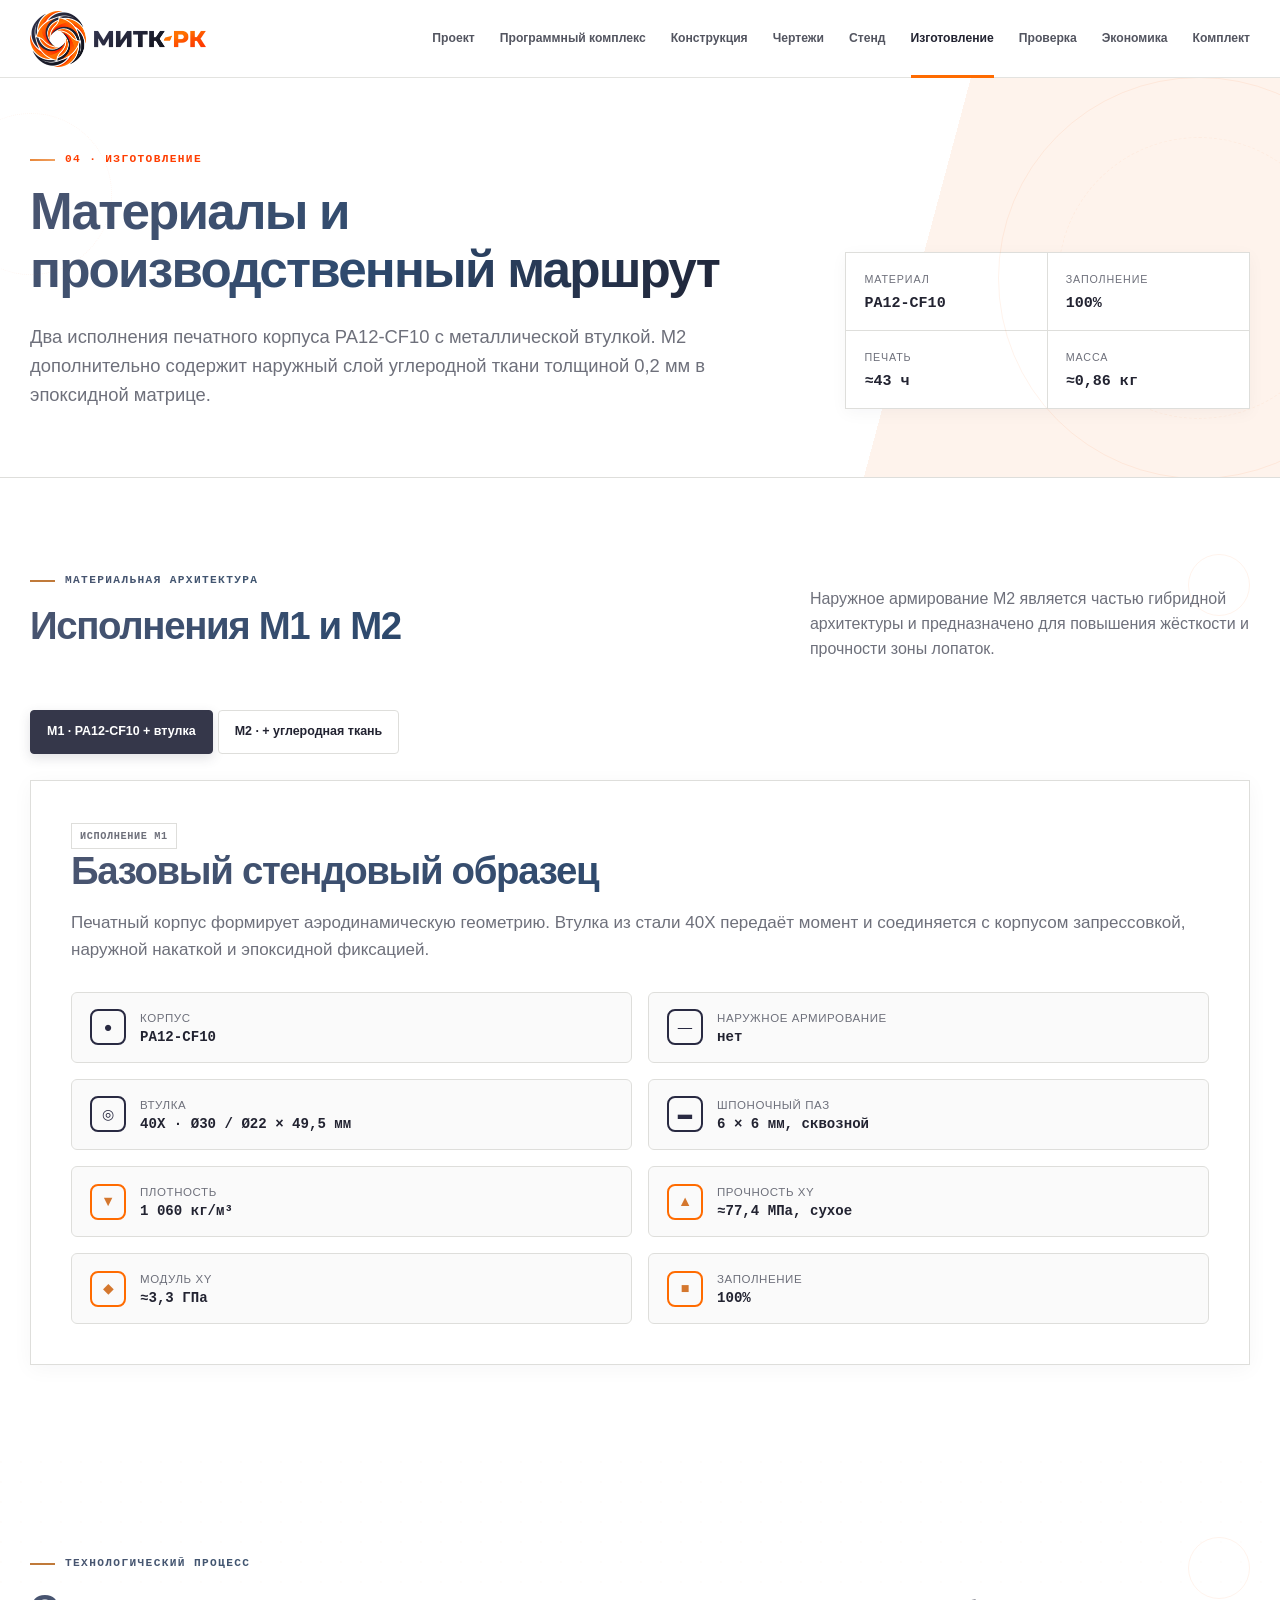
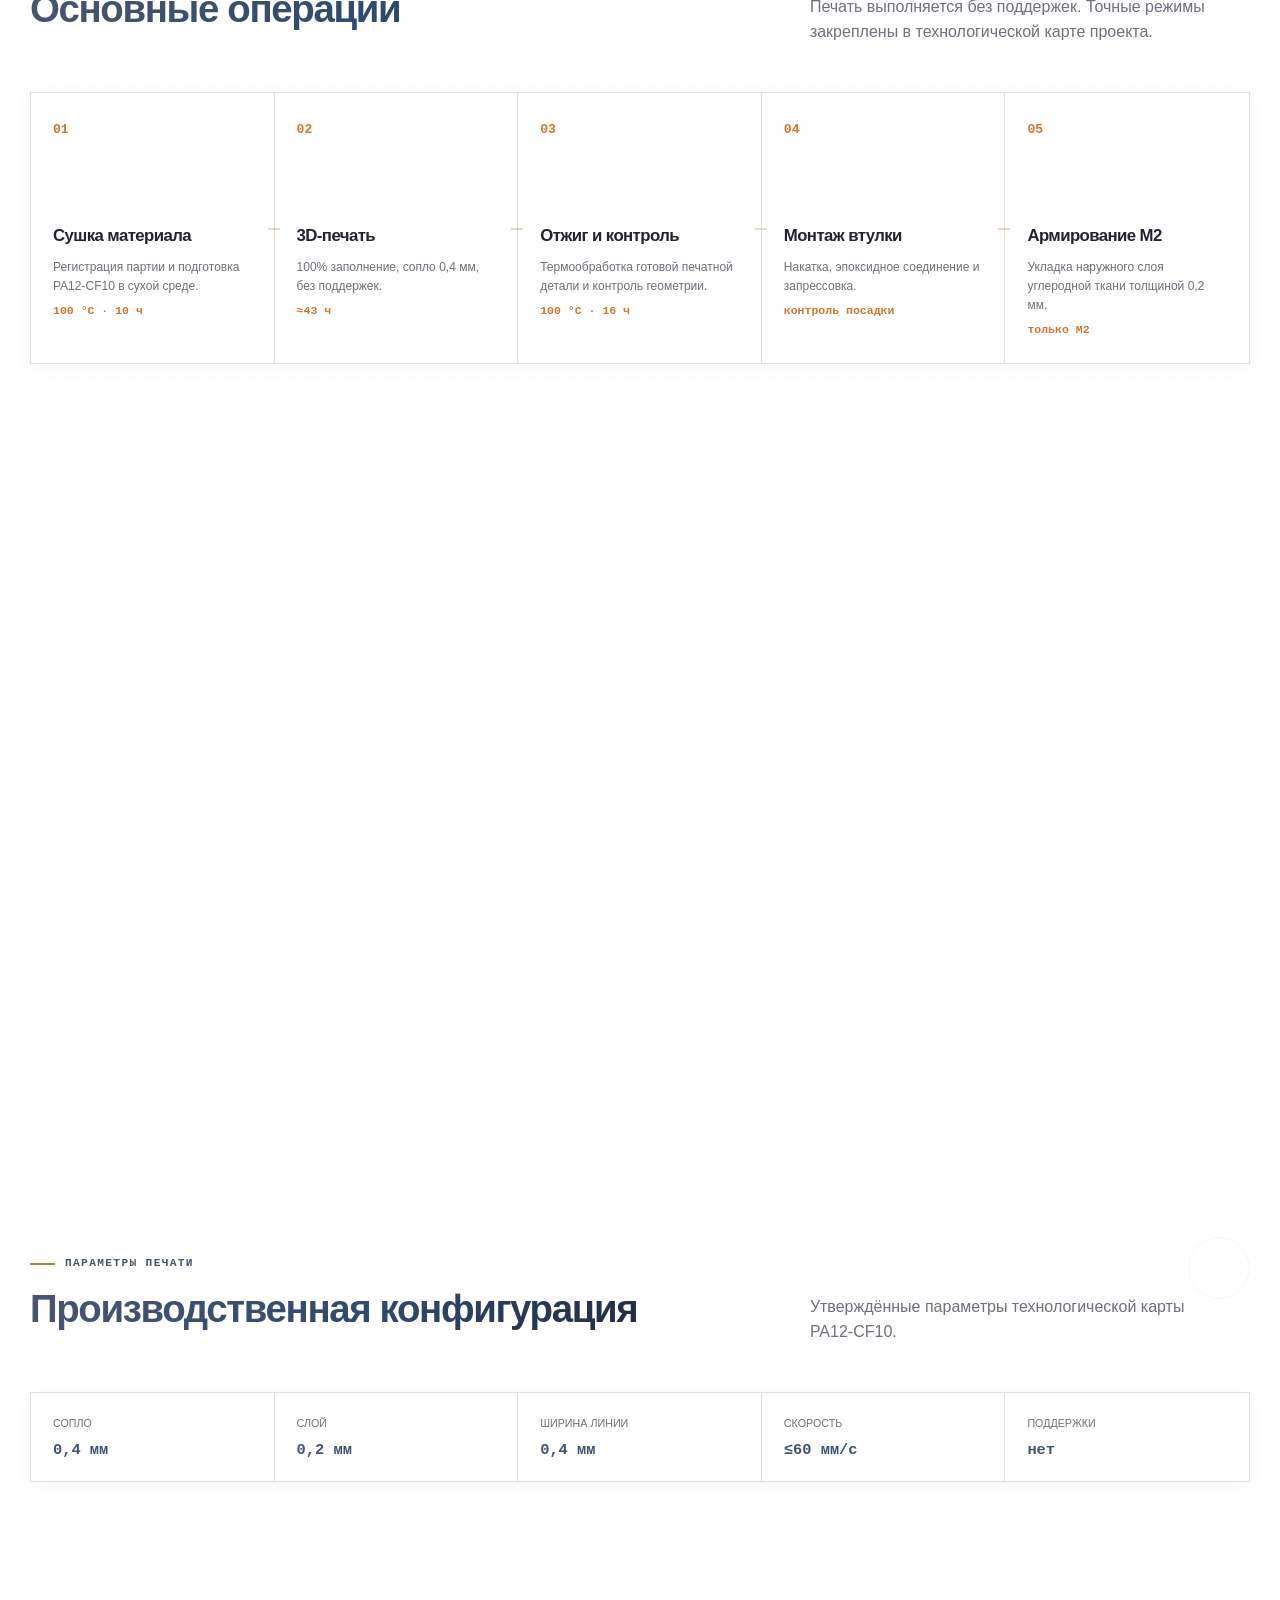
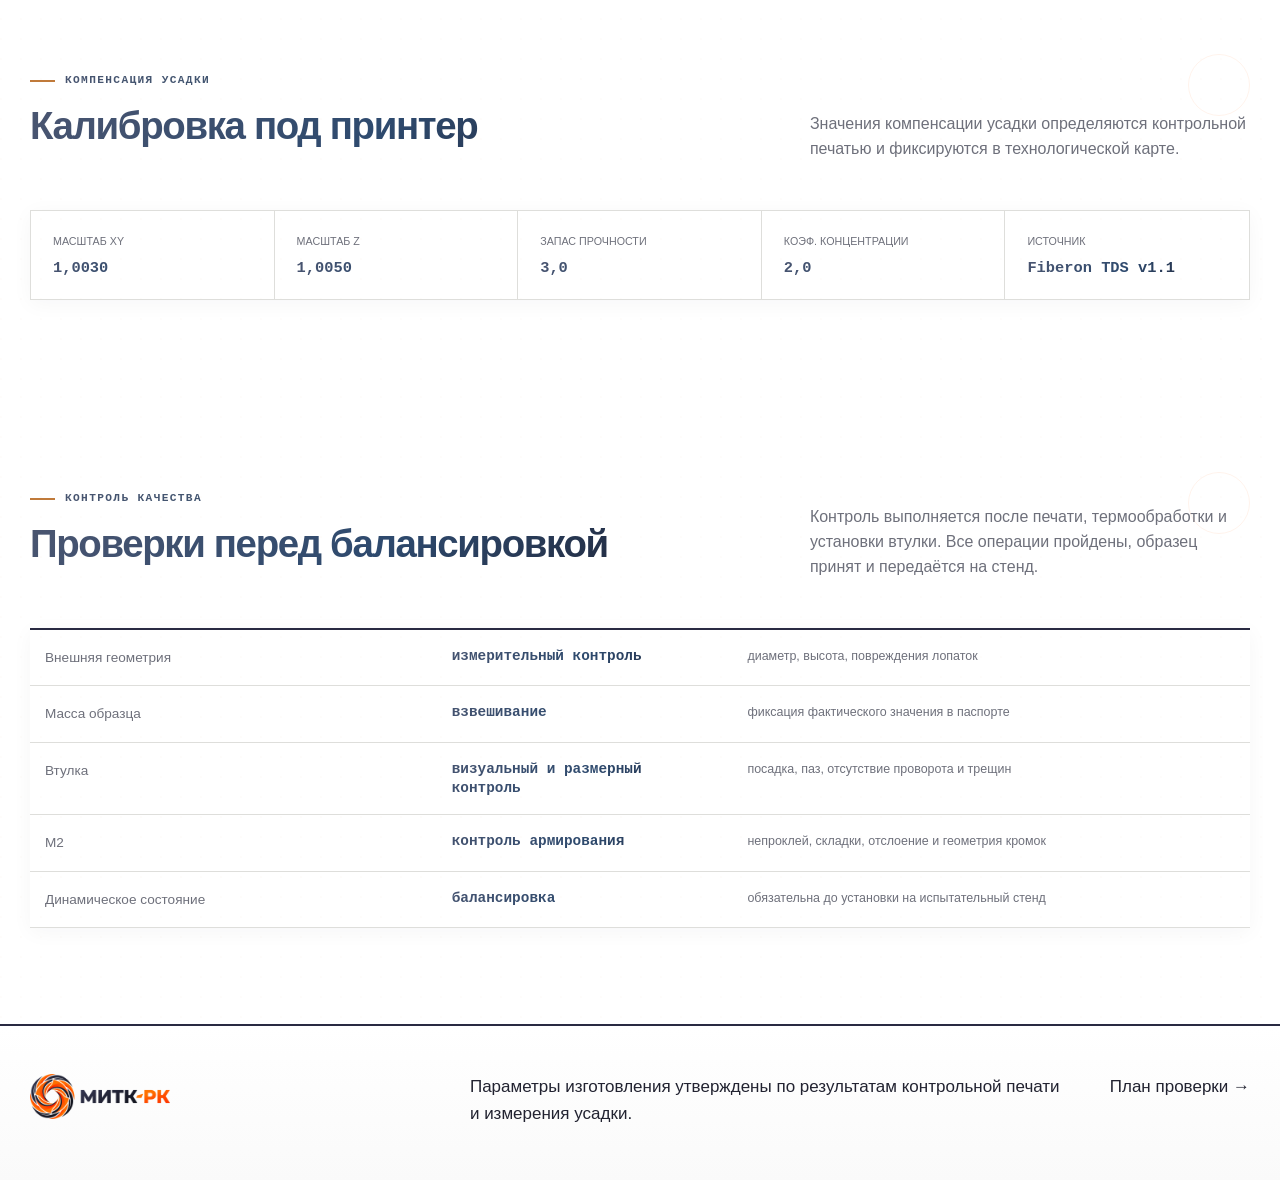
<file: technology.html>
<!doctype html>
<html lang="ru">
<head>
  <meta charset="utf-8"><meta name="viewport" content="width=device-width, initial-scale=1"><meta name="theme-color" content="#35374A">
  <meta name="description" content="Материальные исполнения М1 и М2, металлическая втулка и технологический маршрут изготовления рабочего колеса МИТК-РК.">
  <title>Материалы и изготовление — МИТК-РК</title><link rel="stylesheet" href="assets/styles.css">
  <link rel="icon" href="assets/brand/mitk-rk-logo.png" type="image/png">
  <link rel="canonical" href="https://mitk-rk.example.com/technology.html">
  <meta property="og:title" content="Технология — МИТК-РК">
  <meta property="og:description" content="Материалы и технология изготовления компрессора МИТК-РК">
  <meta property="og:type" content="website">
  <style>.skip-link{position:absolute;top:-100%;left:16px;z-index:999;padding:8px 16px;background:#35374A;color:#fff;font-weight:700;text-decoration:none;border-radius:0 0 4px 4px}.skip-link:focus{top:0}
  [data-page="technology"] .page-hero{background:linear-gradient(105deg,#fff 0 70%,#fef3ec 70%)}
  [data-page="technology"] .page-hero .eyebrow::before{background:linear-gradient(90deg,#e8873a,#f0a060)}
  [data-page="technology"] .section-soft{background:linear-gradient(315deg,#fef6ef 0%,#fdf9f5 40%,#fff 100%);background-image:radial-gradient(circle at 1px 1px,rgba(212,119,46,.02) 1px,transparent 0);background-size:20px 20px}
  [data-page="technology"] .section-heading .eyebrow{color:#c07a3a}
  [data-page="technology"] .process .step-no{background:none;color:#d4772e;font:750 .82rem/1 ui-monospace,Consolas,monospace;transition:transform .2s}
  [data-page="technology"] .process article:hover .step-no{transform:scale(1.1)}
  [data-page="technology"] .process article > span{background:none;color:#d4772e}
  [data-page="technology"] .process article{position:relative}
  [data-page="technology"] .process article:not(:last-child)::after{content:"";position:absolute;top:50%;right:-6px;width:12px;height:2px;background:#d4772e;opacity:.3}
  [data-page="technology"] .process-time{color:#c07a3a;font-weight:700}
  [data-page="technology"] .print-grid strong{color:#b06828}
  [data-page="technology"] .spec-icon.orange{color:#d4772e}
  [data-page="technology"] .material-tabs button{transition:all .2s ease}
  [data-page="technology"] .material-tabs button:hover{border-color:#35374a;color:#35374a}
  [data-page="technology"] .material-tabs button.is-active{background:#35374a;border-color:#35374a;color:#fff;box-shadow:0 4px 12px rgba(53,55,74,.15)}
  [data-page="technology"] .spec-item{transition:background .2s,box-shadow .2s,transform .2s}
  [data-page="technology"] .spec-item:hover{transform:translateY(-2px)}
  </style>
  <noscript><style>[data-reveal]{opacity:1!important;transform:none!important}</style></noscript>
</head>
<body data-page="technology">
  <a class="skip-link" href="#main">Перейти к содержимому</a>
  <header class="site-header"><div class="container header-inner"><a class="brand" href="index.html"><img src="assets/brand/mitk-rk-logo.png" alt="МИТК-РК"></a><button class="menu-button" type="button" aria-expanded="false" aria-label="Открыть меню"><span></span><span></span><span></span></button><nav class="main-nav" aria-label="Основная навигация"><a data-page="project" href="project.html">Проект</a><a data-page="software" href="software.html">Программный комплекс</a><a data-page="models" href="models.html">Конструкция</a><a data-page="drawings" href="drawings.html">Чертежи</a><a data-page="stand" href="stand.html">Стенд</a><a data-page="technology" href="technology.html">Изготовление</a><a data-page="validation" href="validation.html">Проверка</a><a data-page="economics" href="economics.html">Экономика</a><a data-page="documents" href="documents.html">Комплект</a></nav></div></header>

  <main id="main">
    <section class="page-hero"><div class="container page-hero-grid" data-reveal><div><div class="eyebrow">04 · Изготовление</div><h1>Материалы и производственный маршрут</h1><p>Два исполнения печатного корпуса PA12‑CF10 с металлической втулкой. М2 дополнительно содержит наружный слой углеродной ткани толщиной 0,2 мм в эпоксидной матрице.</p></div><div class="page-meta"><div><span>Материал</span><strong>PA12‑CF10</strong></div><div><span>Заполнение</span><strong>100%</strong></div><div><span>Печать</span><strong>≈43 ч</strong></div><div><span>Масса</span><strong>≈0,86 кг</strong></div></div></div></section>

    <section class="section"><div class="container">
      <div class="section-heading" data-reveal><div><div class="eyebrow">Материальная архитектура</div><h2>Исполнения М1 и М2</h2></div><p>Наружное армирование М2 является частью гибридной архитектуры и предназначено для повышения жёсткости и прочности зоны лопаток.</p></div>
      <div class="material-tabs" data-tabs data-target=".material-panel" data-reveal role="tablist" aria-label="Материалы"><button class="is-active" type="button" data-tab="m1" role="tab" aria-selected="true">М1 · PA12‑CF10 + втулка</button><button type="button" data-tab="m2" role="tab" aria-selected="false">М2 · + углеродная ткань</button></div>
      <article class="material-panel is-active" data-panel="m1" data-reveal role="tabpanel"><div class="material-copy-full"><span class="tag">Исполнение М1</span><h2>Базовый стендовый образец</h2><p>Печатный корпус формирует аэродинамическую геометрию. Втулка из стали 40Х передаёт момент и соединяется с корпусом запрессовкой, наружной накаткой и эпоксидной фиксацией.</p><div class="spec-grid"><div class="spec-item"><div class="spec-icon">●</div><div><span>Корпус</span><strong>PA12‑CF10</strong></div></div><div class="spec-item"><div class="spec-icon">—</div><div><span>Наружное армирование</span><strong>нет</strong></div></div><div class="spec-item"><div class="spec-icon">◎</div><div><span>Втулка</span><strong>40Х · Ø30 / Ø22 × 49,5 мм</strong></div></div><div class="spec-item"><div class="spec-icon">▬</div><div><span>Шпоночный паз</span><strong>6 × 6 мм, сквозной</strong></div></div><div class="spec-item"><div class="spec-icon orange">▼</div><div><span>Плотность</span><strong>1 060 кг/м³</strong></div></div><div class="spec-item"><div class="spec-icon orange">▲</div><div><span>Прочность XY</span><strong>≈77,4 МПа, сухое</strong></div></div><div class="spec-item"><div class="spec-icon orange">◆</div><div><span>Модуль XY</span><strong>≈3,3 ГПа</strong></div></div><div class="spec-item"><div class="spec-icon orange">■</div><div><span>Заполнение</span><strong>100%</strong></div></div></div></div></article>
      <article class="material-panel" data-panel="m2" data-reveal role="tabpanel"><div class="material-copy-full"><span class="tag">Исполнение М2</span><h2>Гибридный образец с армированием</h2><p>На печатный корпус укладывается один наружный слой углеродной ткани номинальной сухой толщиной 0,2 мм в эпоксидной матрице. После отверждения сохраняется готовый диаметр 200 мм.</p><div class="spec-grid"><div class="spec-item"><div class="spec-icon">●</div><div><span>Ядро</span><strong>PA12‑CF10</strong></div></div><div class="spec-item"><div class="spec-icon orange">▲</div><div><span>Армирование</span><strong>1 слой · 0,2 мм</strong></div></div><div class="spec-item"><div class="spec-icon">◆</div><div><span>Матрица</span><strong>эпоксидная</strong></div></div><div class="spec-item"><div class="spec-icon">◎</div><div><span>Втулка</span><strong>40Х · Ø30 / Ø22 × 49,5 мм</strong></div></div></div></div></article>
    </div></section>

    <section class="section section-soft"><div class="container">
      <div class="section-heading" data-reveal><div><div class="eyebrow">Технологический процесс</div><h2>Основные операции</h2></div><p>Печать выполняется без поддержек. Точные режимы закреплены в технологической карте проекта.</p></div>
      <div class="process" data-reveal>
        <article><span class="step-no">01</span><h3>Сушка материала</h3><p>Регистрация партии и подготовка PA12‑CF10 в сухой среде.</p><span class="process-time">100 °C · 10 ч</span></article>
        <article><span class="step-no">02</span><h3>3D‑печать</h3><p>100% заполнение, сопло 0,4 мм, без поддержек.</p><span class="process-time">≈43 ч</span></article>
        <article><span class="step-no">03</span><h3>Отжиг и контроль</h3><p>Термообработка готовой печатной детали и контроль геометрии.</p><span class="process-time">100 °C · 16 ч</span></article>
        <article><span class="step-no">04</span><h3>Монтаж втулки</h3><p>Накатка, эпоксидное соединение и запрессовка.</p><span class="process-time">контроль посадки</span></article>
        <article><span class="step-no">05</span><h3>Армирование М2</h3><p>Укладка наружного слоя углеродной ткани толщиной 0,2 мм.</p><span class="process-time">только М2</span></article>
      </div>
    </div></section>

    <section class="section"><div class="container">
      <div class="section-heading" data-reveal><div><div class="eyebrow">Производство</div><h2>Фотогалерея изготовления</h2></div><p>Печатный корпус PA12‑CF10, металлическая втулка и гибридное исполнение М2 с углеродным армированием.</p></div>
      <div class="gallery" data-reveal>
        <figure><img src="assets/photos/impeller-01.png" alt="3D-печать рабочего колеса PA12-CF10" loading="lazy" width="400" height="300"><figcaption>3D‑печать · PA12‑CF10 · 100% заполнение</figcaption></figure>
        <figure><img src="assets/photos/impeller-02.png" alt="Готовое рабочее колесо после отжига" loading="lazy" width="400" height="300"><figcaption>Отожжённое колесо · контроль геометрии</figcaption></figure>
        <figure><img src="assets/photos/impeller-03.png" alt="Гибридное исполнение М2 с углеродным армированием" loading="lazy" width="400" height="300"><figcaption>М2 · наружное углеродное армирование</figcaption></figure>
      </div>
    </div></section>

    <section class="section"><div class="container"><div class="section-heading" data-reveal><div><div class="eyebrow">Параметры печати</div><h2>Производственная конфигурация</h2></div><p>Утверждённые параметры технологической карты PA12‑CF10.</p></div><div class="print-grid" data-reveal><div><span>Сопло</span><strong>0,4 мм</strong></div><div><span>Слой</span><strong>0,2 мм</strong></div><div><span>Ширина линии</span><strong>0,4 мм</strong></div><div><span>Скорость</span><strong>≤60 мм/с</strong></div><div><span>Поддержки</span><strong>нет</strong></div></div></div></section>

    <section class="section section-soft"><div class="container">
      <div class="section-heading" data-reveal><div><div class="eyebrow">Компенсация усадки</div><h2>Калибровка под принтер</h2></div><p>Значения компенсации усадки определяются контрольной печатью и фиксируются в технологической карте.</p></div>
      <div class="print-grid" data-reveal><div><span>Масштаб XY</span><strong>1,0030</strong></div><div><span>Масштаб Z</span><strong>1,0050</strong></div><div><span>Запас прочности</span><strong>3,0</strong></div><div><span>Коэф. концентрации</span><strong>2,0</strong></div><div><span>Источник</span><strong>Fiberon TDS v1.1</strong></div></div></div></section>

    <section class="section section-soft"><div class="container">
      <div class="section-heading" data-reveal><div><div class="eyebrow">Контроль качества</div><h2>Проверки перед балансировкой</h2></div><p>Контроль выполняется после печати, термообработки и установки втулки. Все операции пройдены, образец принят и передаётся на стенд.</p></div>
      <div class="parameter-table" data-reveal>
        <div class="parameter-row"><span>Внешняя геометрия</span><strong>измерительный контроль</strong><small>диаметр, высота, повреждения лопаток</small></div>
        <div class="parameter-row"><span>Масса образца</span><strong>взвешивание</strong><small>фиксация фактического значения в паспорте</small></div>
        <div class="parameter-row"><span>Втулка</span><strong>визуальный и размерный контроль</strong><small>посадка, паз, отсутствие проворота и трещин</small></div>
        <div class="parameter-row"><span>М2</span><strong>контроль армирования</strong><small>непроклей, складки, отслоение и геометрия кромок</small></div>
        <div class="parameter-row"><span>Динамическое состояние</span><strong>балансировка</strong><small>обязательна до установки на испытательный стенд</small></div>
      </div>
    </div></section>
  </main>

  <footer class="site-footer"><div class="container footer-grid"><img class="footer-logo" src="assets/brand/mitk-rk-logo.png" alt="МИТК-РК" loading="lazy"><p>Параметры изготовления утверждены по результатам контрольной печати и измерения усадки.</p><a href="validation.html">План проверки →</a></div></footer>
  <script src="assets/site.js"></script>
</body></html>
</file>
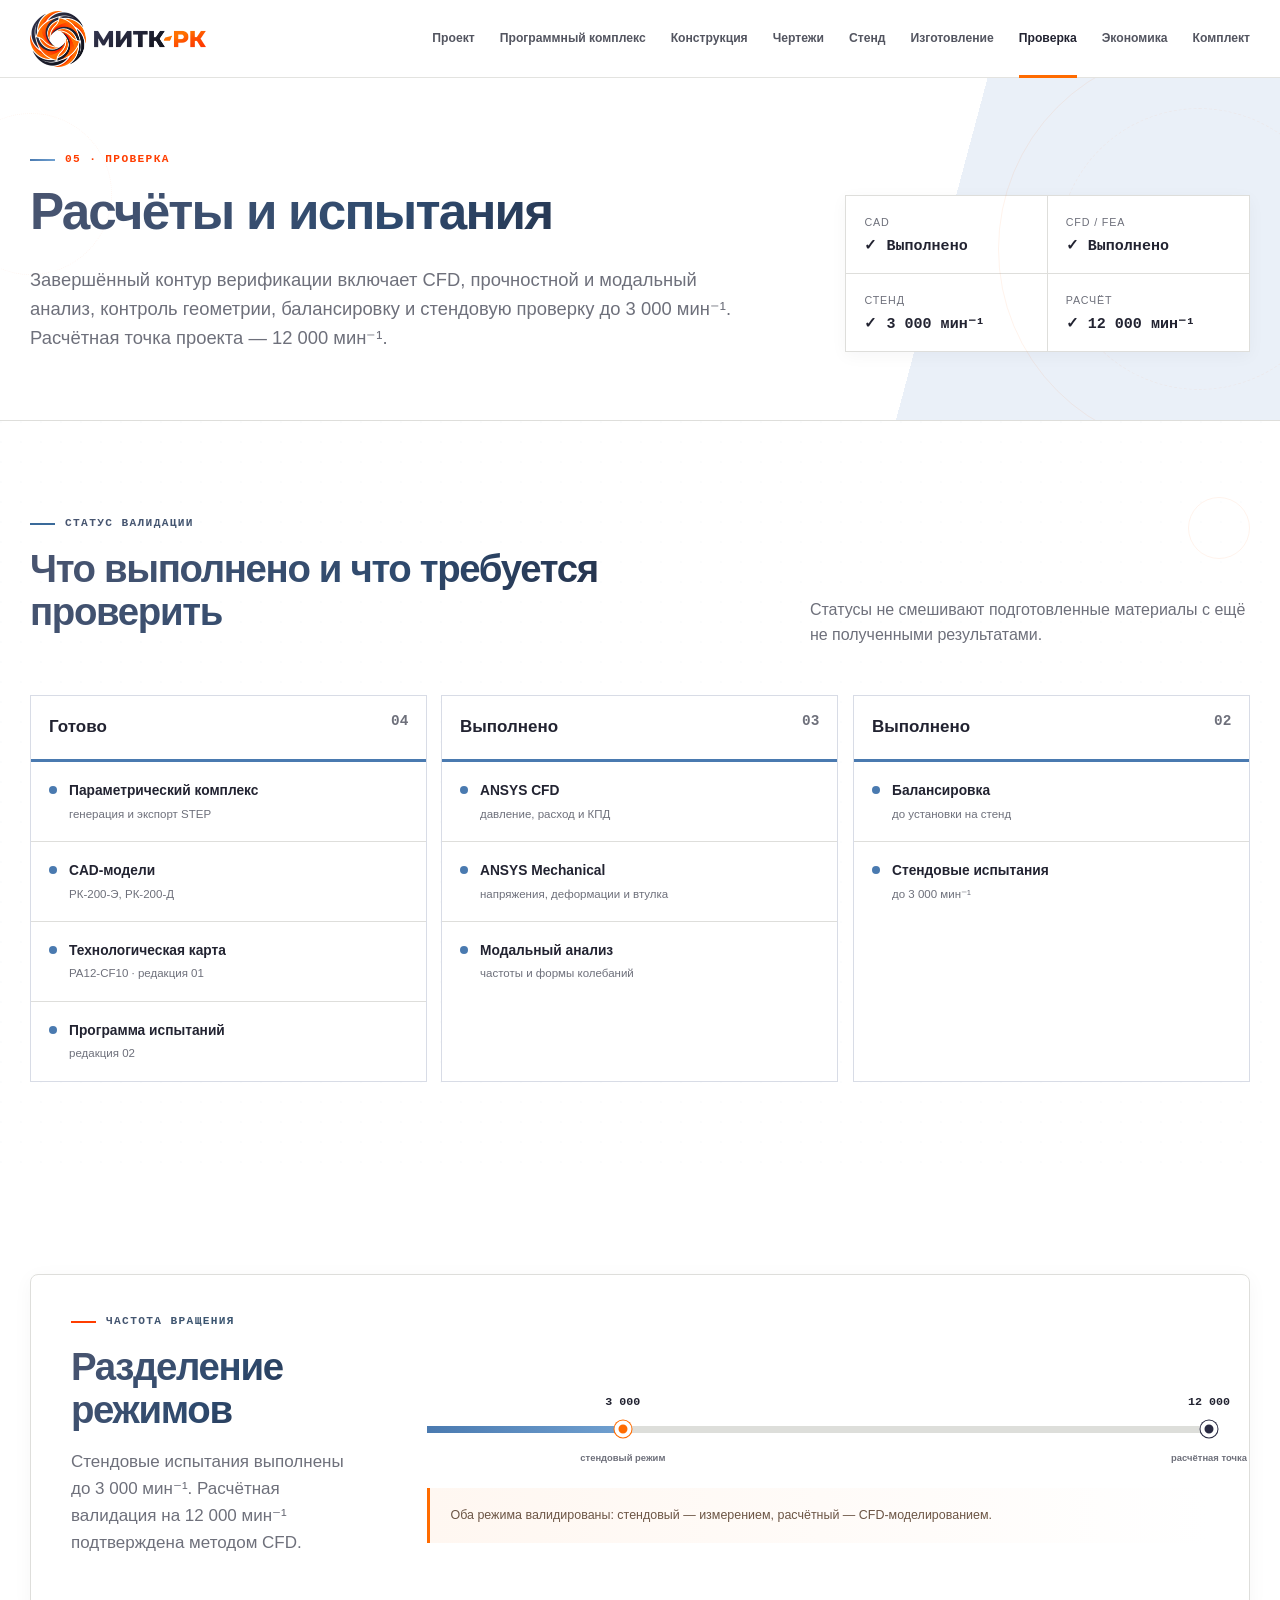
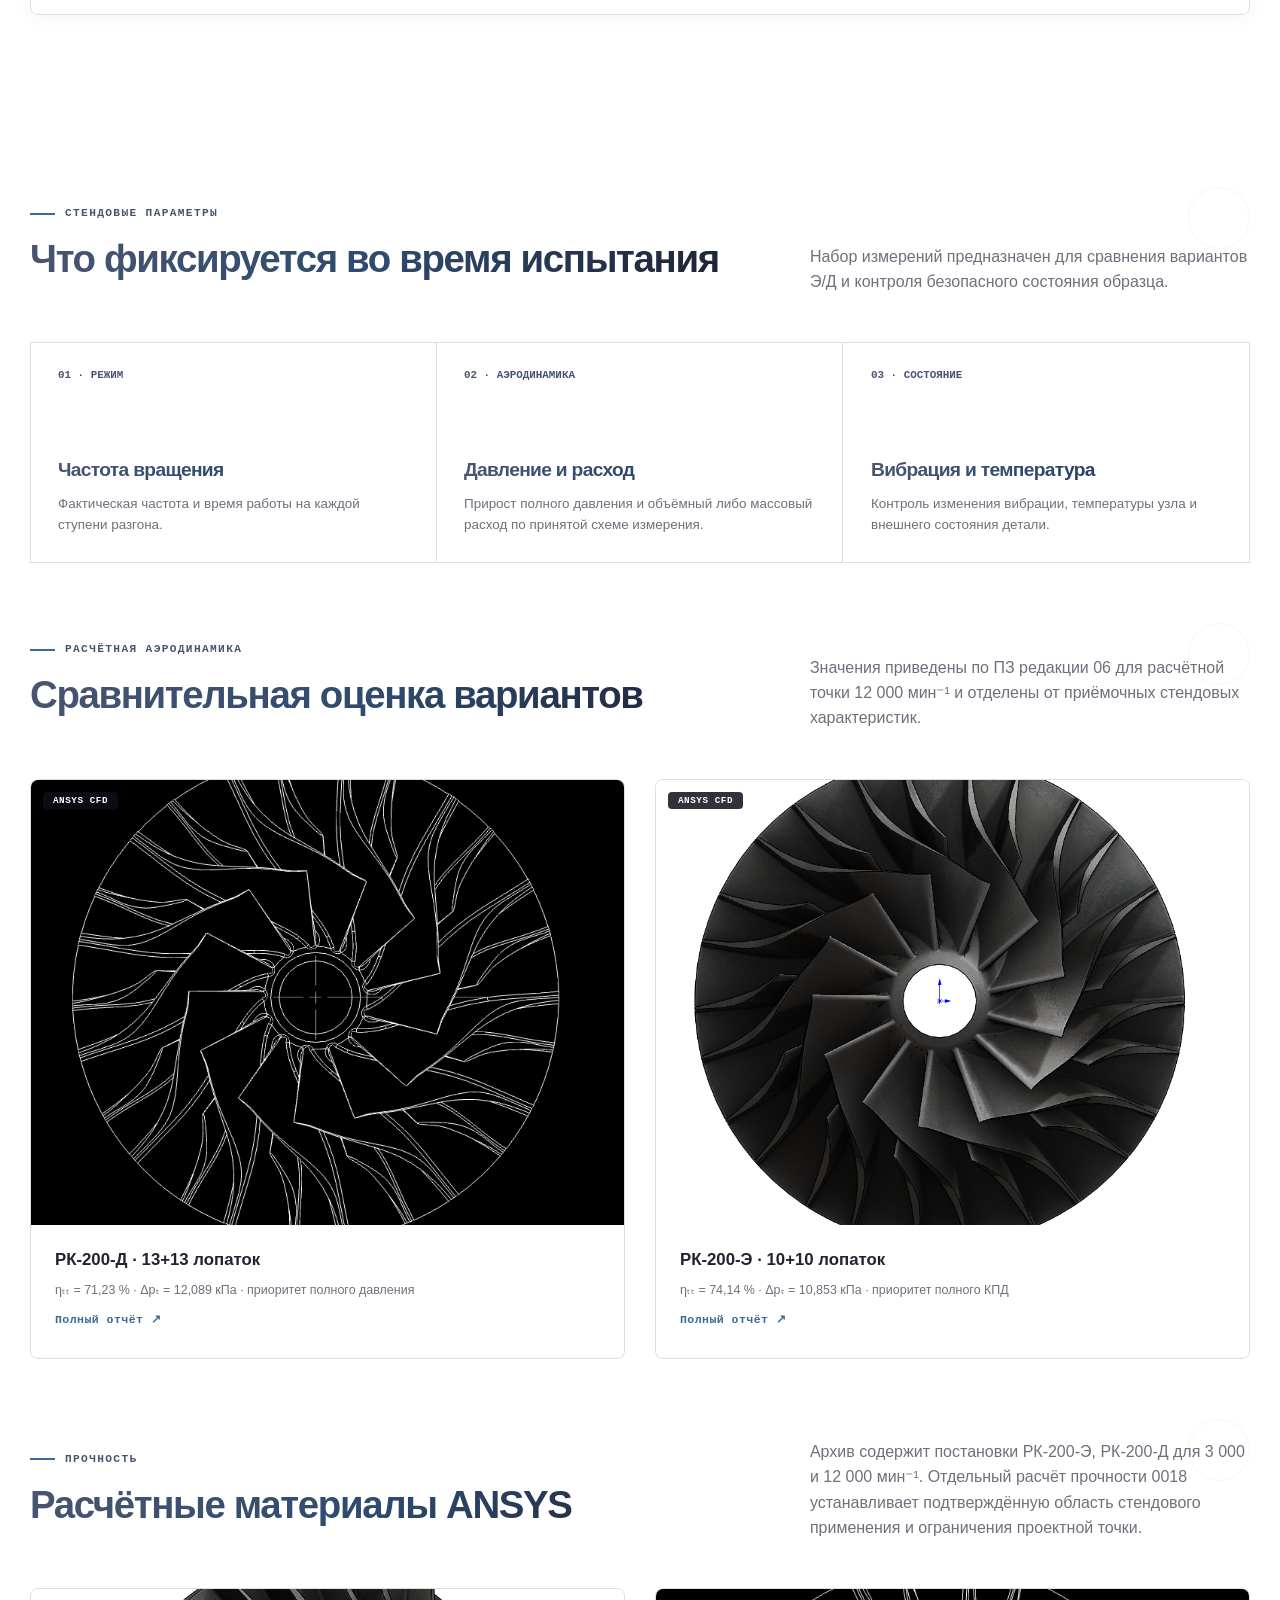
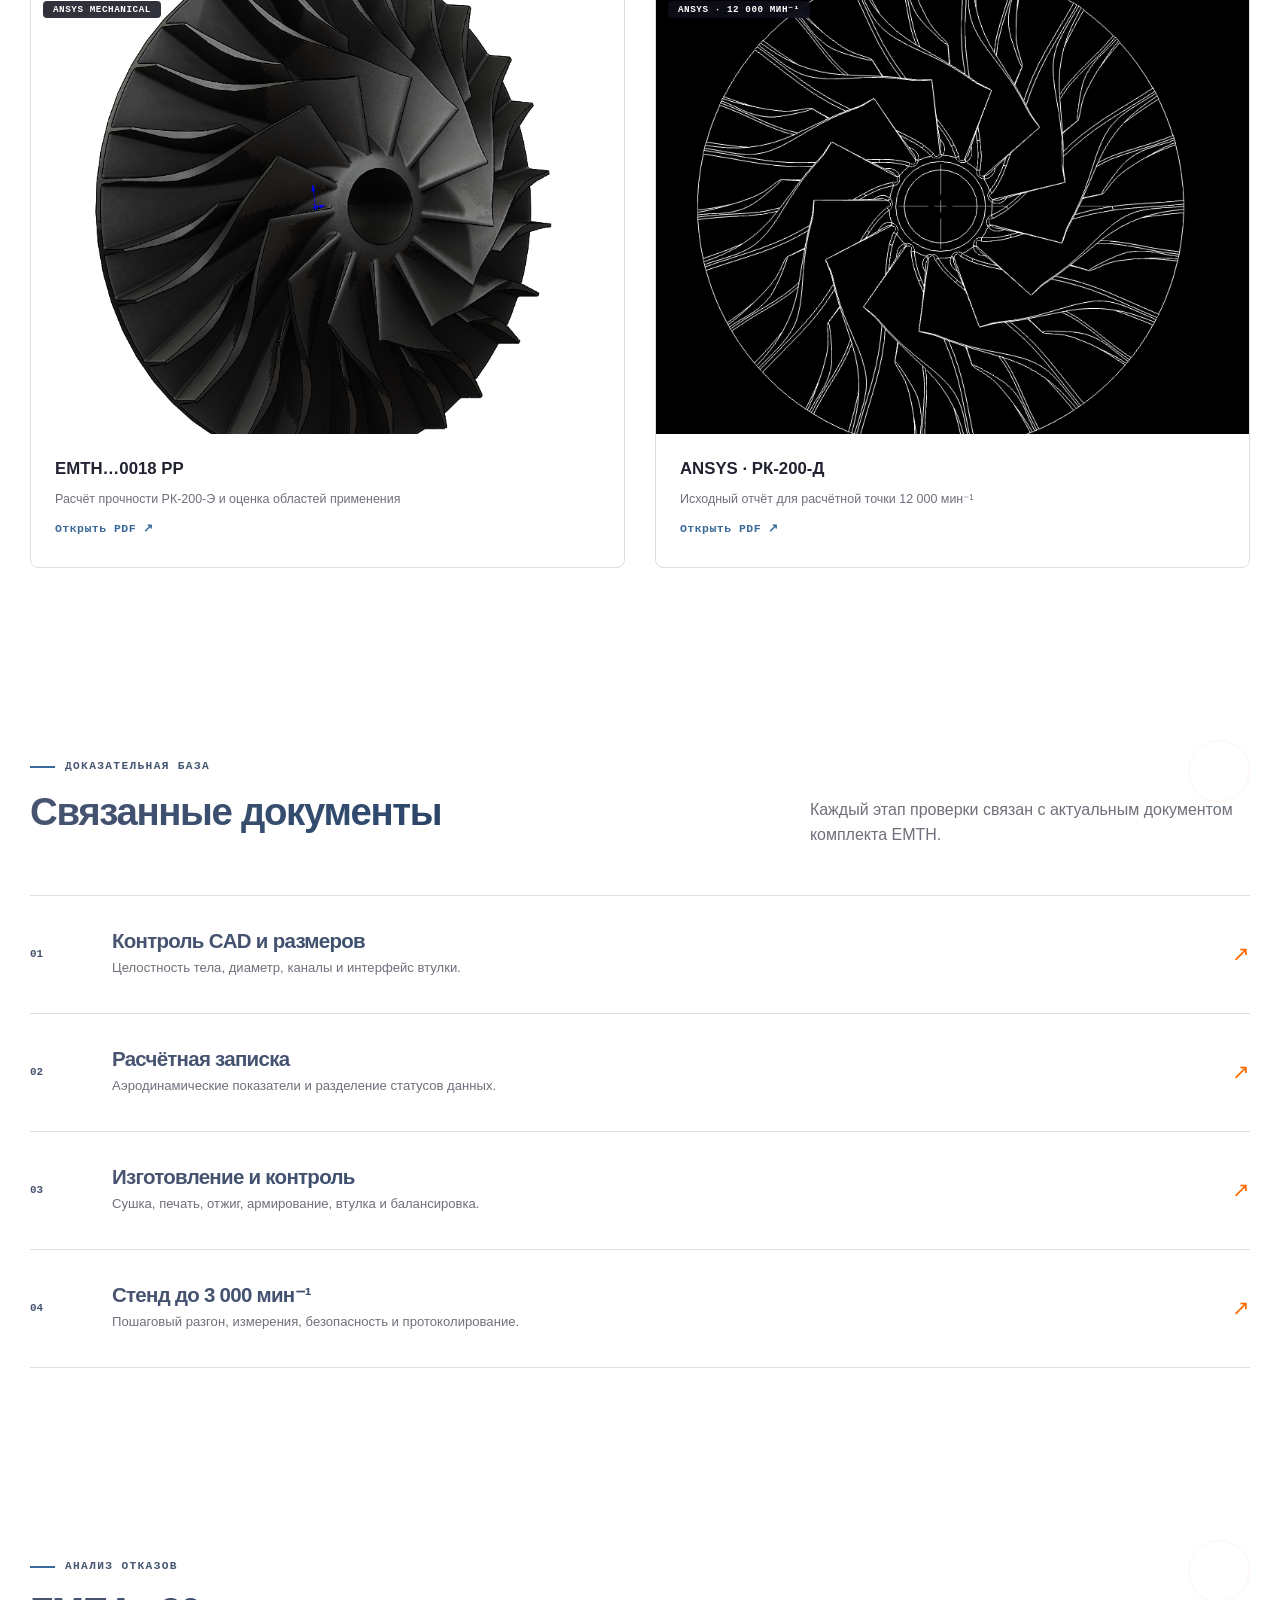
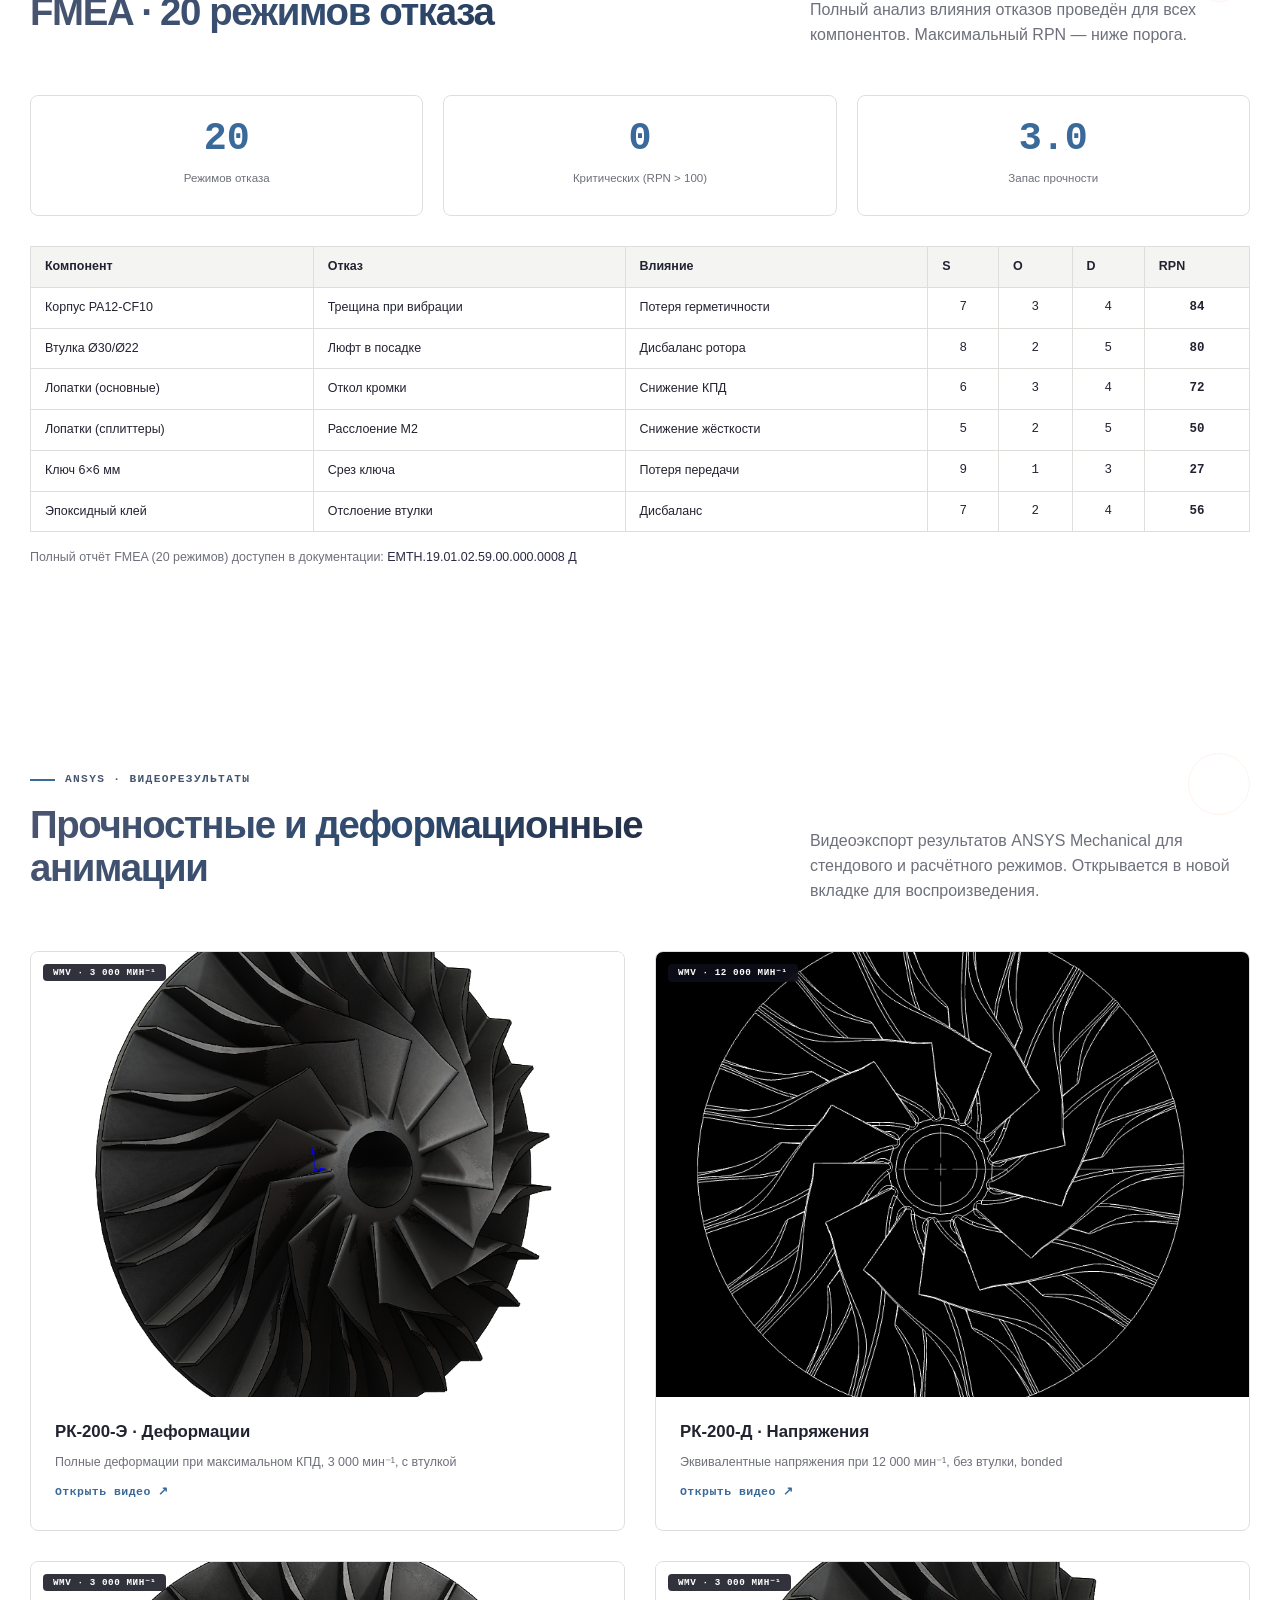
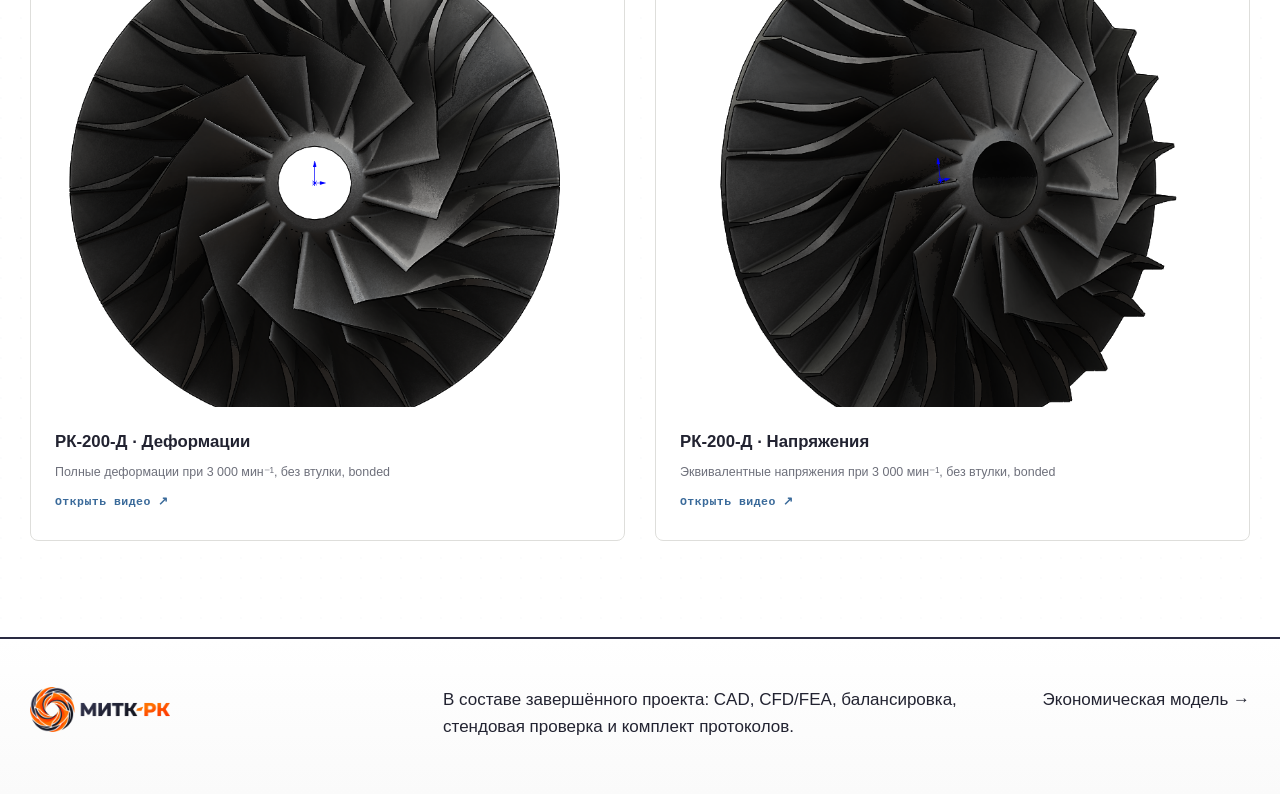
<file: validation.html>
<!doctype html>
<html lang="ru">
<head>
  <meta charset="utf-8"><meta name="viewport" content="width=device-width, initial-scale=1"><meta name="theme-color" content="#35374A">
  <meta name="description" content="Статус инженерной валидации МИТК-РК: CAD, ANSYS CFD, Mechanical, модальный анализ, балансировка и стендовые испытания.">
  <title>Расчёты и испытания — МИТК-РК</title><link rel="stylesheet" href="assets/styles.css">
  <link rel="icon" href="assets/brand/mitk-rk-logo.png" type="image/png">
  <link rel="canonical" href="https://mitk-rk.example.com/validation.html">
  <meta property="og:title" content="Валидация — МИТК-РК">
  <meta property="og:description" content="Этапы валидации проекта компрессора МИТК-РК">
  <meta property="og:type" content="website">
  <style>.skip-link{position:absolute;top:-100%;left:16px;z-index:999;padding:8px 16px;background:#35374A;color:#fff;font-weight:700;text-decoration:none;border-radius:0 0 4px 4px}.skip-link:focus{top:0}
  [data-page="validation"] .page-hero{background:linear-gradient(105deg,#fff 0 72%,#eaf0f8 72%)}
  [data-page="validation"] .page-hero .eyebrow::before{background:linear-gradient(90deg,#4a7ab0,#70a0d0)}
  [data-page="validation"] .section-heading .eyebrow{color:#3a6a9a}
  [data-page="validation"] .section-soft{background:linear-gradient(315deg,#eef2f8 0%,#f4f7fc 40%,#fff 100%);background-image:radial-gradient(circle at 1px 1px,rgba(74,122,176,.02) 1px,transparent 0);background-size:20px 20px}
  [data-page="validation"] .validation-column{border-color:#d8dce6;transition:transform .25s ease,box-shadow .25s ease,border-color .25s ease}
  [data-page="validation"] .validation-column:hover{transform:translateY(-3px);box-shadow:0 8px 24px rgba(37,38,55,.08);border-color:rgba(74,122,176,.3)}
  [data-page="validation"] .validation-title{border-bottom-color:#4a7ab0}
  [data-page="validation"] .validation-item i{background:#4a7ab0;animation:status-pulse 2s ease-in-out infinite}
  [data-page="validation"] .validation-column.waiting .validation-title{border-color:#d4882e}
  [data-page="validation"] .validation-column.waiting .validation-item i{background:#d4882e;animation:none}
  [data-page="validation"] .fmea-stat{transition:transform .25s ease,box-shadow .25s ease}
  [data-page="validation"] .fmea-stat:hover{transform:translateY(-3px);box-shadow:0 8px 24px rgba(37,38,55,.08)}
  [data-page="validation"] .fmea-number{color:#3a6a9a}
  [data-page="validation"] .rpm-scale .allowed{background:linear-gradient(90deg,#4a7ab0,#70a0d0)}
  [data-page="validation"] .rpm-scale .marker{transition:transform .2s}
  [data-page="validation"] .rpm-scale .marker:hover{transform:translate(-50%,-50%) scale(1.2)}
  </style>
  <noscript><style>[data-reveal]{opacity:1!important;transform:none!important}</style></noscript>
</head>
<body data-page="validation">
  <a class="skip-link" href="#main">Перейти к содержимому</a>
  <header class="site-header"><div class="container header-inner"><a class="brand" href="index.html"><img src="assets/brand/mitk-rk-logo.png" alt="МИТК-РК"></a><button class="menu-button" type="button" aria-expanded="false" aria-label="Открыть меню"><span></span><span></span><span></span></button><nav class="main-nav" aria-label="Основная навигация"><a data-page="project" href="project.html">Проект</a><a data-page="software" href="software.html">Программный комплекс</a><a data-page="models" href="models.html">Конструкция</a><a data-page="drawings" href="drawings.html">Чертежи</a><a data-page="stand" href="stand.html">Стенд</a><a data-page="technology" href="technology.html">Изготовление</a><a data-page="validation" href="validation.html">Проверка</a><a data-page="economics" href="economics.html">Экономика</a><a data-page="documents" href="documents.html">Комплект</a></nav></div></header>

  <main id="main">
    <section class="page-hero"><div class="container page-hero-grid" data-reveal><div><div class="eyebrow">05 · Проверка</div><h1>Расчёты и испытания</h1><p>Завершённый контур верификации включает CFD, прочностной и модальный анализ, контроль геометрии, балансировку и стендовую проверку до 3 000 мин⁻¹. Расчётная точка проекта — 12 000 мин⁻¹.</p></div>        <div class="page-meta"><div><span>CAD</span><strong>✓ Выполнено</strong></div><div><span>CFD / FEA</span><strong>✓ Выполнено</strong></div><div><span>Стенд</span><strong>✓ 3 000 мин⁻¹</strong></div><div><span>Расчёт</span><strong>✓ 12 000 мин⁻¹</strong></div></div></div></section>

    <section class="section section-soft"><div class="container">
      <div class="section-heading" data-reveal><div><div class="eyebrow">Статус валидации</div><h2>Что выполнено и что требуется проверить</h2></div><p>Статусы не смешивают подготовленные материалы с ещё не полученными результатами.</p></div>
      <div class="validation-columns" data-reveal>
        <div class="validation-column"><div class="validation-title"><span>Готово</span><b>04</b></div><div class="validation-item"><i></i><div><strong>Параметрический комплекс</strong><small>генерация и экспорт STEP</small></div></div><div class="validation-item"><i></i><div><strong>CAD‑модели</strong><small>РК‑200‑Э, РК‑200‑Д</small></div></div><div class="validation-item"><i></i><div><strong>Технологическая карта</strong><small>PA12‑CF10 · редакция 01</small></div></div><div class="validation-item"><i></i><div><strong>Программа испытаний</strong><small>редакция 02</small></div></div></div>
        <div class="validation-column"><div class="validation-title"><span>Выполнено</span><b>03</b></div><div class="validation-item"><i></i><div><strong>ANSYS CFD</strong><small>давление, расход и КПД</small></div></div><div class="validation-item"><i></i><div><strong>ANSYS Mechanical</strong><small>напряжения, деформации и втулка</small></div></div><div class="validation-item"><i></i><div><strong>Модальный анализ</strong><small>частоты и формы колебаний</small></div></div></div>
        <div class="validation-column"><div class="validation-title"><span>Выполнено</span><b>02</b></div><div class="validation-item"><i></i><div><strong>Балансировка</strong><small>до установки на стенд</small></div></div><div class="validation-item"><i></i><div><strong>Стендовые испытания</strong><small>до 3 000 мин⁻¹</small></div></div></div>
      </div>
    </div></section>

    <section class="section"><div class="container rpm-diagram" data-reveal>
      <div><div class="eyebrow">Частота вращения</div><h2>Разделение режимов</h2><p>Стендовые испытания выполнены до 3 000 мин⁻¹. Расчётная валидация на 12 000 мин⁻¹ подтверждена методом CFD.</p></div>
      <div><div class="rpm-scale"><i class="allowed"></i><b class="marker m3"><strong>3 000</strong><small>стендовый режим</small></b><b class="marker m12"><strong>12 000</strong><small>расчётная точка</small></b></div><div class="disclaimer">Оба режима валидированы: стендовый — измерением, расчётный — CFD-моделированием.</div></div>
    </div></section>

    <section class="section section-soft"><div class="container">
      <div class="section-heading" data-reveal><div><div class="eyebrow">Стендовые параметры</div><h2>Что фиксируется во время испытания</h2></div><p>Набор измерений предназначен для сравнения вариантов Э/Д и контроля безопасного состояния образца.</p></div>
      <div class="info-grid" data-reveal>
        <article class="info-card"><span>01 · РЕЖИМ</span><h3>Частота вращения</h3><p>Фактическая частота и время работы на каждой ступени разгона.</p></article>
        <article class="info-card"><span>02 · АЭРОДИНАМИКА</span><h3>Давление и расход</h3><p>Прирост полного давления и объёмный либо массовый расход по принятой схеме измерения.</p></article>
        <article class="info-card"><span>03 · СОСТОЯНИЕ</span><h3>Вибрация и температура</h3><p>Контроль изменения вибрации, температуры узла и внешнего состояния детали.</p></article>
      </div>
      <div class="section-heading mt-80" data-reveal><div><div class="eyebrow">Расчётная аэродинамика</div><h2>Сравнительная оценка вариантов</h2></div><p>Значения приведены по ПЗ редакции 06 для расчётной точки 12 000 мин⁻¹ и отделены от приёмочных стендовых характеристик.</p></div>
      <div class="objective-grid">
        <a class="cfd-card" href="assets/photos/cfd-01.png" target="_blank" rel="noopener" data-reveal>
          <div class="cfd-card-img"><img src="assets/photos/cfd-01.png" alt="CFD-визуализация давления РК-200-Д" loading="lazy"><span class="cfd-card-badge">ANSYS CFD</span></div>
          <div class="cfd-card-body"><strong>РК‑200‑Д · 13+13 лопаток</strong><span>ηₜₜ = 71,23 % · Δpₜ = 12,089 кПа · приоритет полного давления</span><u>Полный отчёт ↗</u></div>
        </a>
        <a class="cfd-card" href="assets/photos/cfd-02.png" target="_blank" rel="noopener" data-reveal>
          <div class="cfd-card-img"><img src="assets/photos/cfd-02.png" alt="CFD-визуализация скорости РК-200-Э" loading="lazy"><span class="cfd-card-badge">ANSYS CFD</span></div>
          <div class="cfd-card-body"><strong>РК‑200‑Э · 10+10 лопаток</strong><span>ηₜₜ = 74,14 % · Δpₜ = 10,853 кПа · приоритет полного КПД</span><u>Полный отчёт ↗</u></div>
        </a>
      </div>
      <div class="section-heading mt-80" data-reveal><div><div class="eyebrow">Прочность</div><h2>Расчётные материалы ANSYS</h2></div><p>Архив содержит постановки РК‑200‑Э, РК‑200‑Д для 3 000 и 12 000 мин⁻¹. Отдельный расчёт прочности 0018 устанавливает подтверждённую область стендового применения и ограничения проектной точки.</p></div>
      <div class="objective-grid">
        <a class="cfd-card" href="calculations/ReportANSYS_maxeff_with_vtulka3000.pdf" target="_blank" rel="noopener" data-reveal>
          <div class="cfd-card-img"><img src="assets/photos/cfd-07.png" alt="ANSYS Mechanical — напряжения РК-200-Э" loading="lazy"><span class="cfd-card-badge">ANSYS Mechanical</span></div>
          <div class="cfd-card-body"><strong>EMTH…0018 РР</strong><span>Расчёт прочности РК‑200‑Э и оценка областей применения</span><u>Открыть PDF ↗</u></div>
        </a>
        <a class="cfd-card" href="calculations/ReportANSYS_pressure_12000_bonded_without_vtulka.pdf" target="_blank" rel="noopener" data-reveal>
          <div class="cfd-card-img"><img src="assets/photos/cfd-01.png" alt="ANSYS — напряжения РК-200-Д при 12000 мин⁻¹" loading="lazy"><span class="cfd-card-badge">ANSYS · 12 000 мин⁻¹</span></div>
          <div class="cfd-card-body"><strong>ANSYS · РК‑200‑Д</strong><span>Исходный отчёт для расчётной точки 12 000 мин⁻¹</span><u>Открыть PDF ↗</u></div>
        </a>
      </div>
    </div></section>

    <section class="section"><div class="container"><div class="section-heading" data-reveal><div><div class="eyebrow">Доказательная база</div><h2>Связанные документы</h2></div><p>Каждый этап проверки связан с актуальным документом комплекта EMTH.</p></div><div class="component-list" data-reveal><a href="documents/0007_d_models.pdf" target="_blank" rel="noopener"><span>01</span><div><h3>Контроль CAD и размеров</h3><p>Целостность тела, диаметр, каналы и интерфейс втулки.</p></div><i>↗</i></a><a href="documents/0001_pz.pdf" target="_blank" rel="noopener"><span>02</span><div><h3>Расчётная записка</h3><p>Аэродинамические показатели и разделение статусов данных.</p></div><i>↗</i></a><a href="documents/0004_mk.pdf" target="_blank" rel="noopener"><span>03</span><div><h3>Изготовление и контроль</h3><p>Сушка, печать, отжиг, армирование, втулка и балансировка.</p></div><i>↗</i></a><a href="documents/0003_pm.pdf" target="_blank" rel="noopener"><span>04</span><div><h3>Стенд до 3 000 мин⁻¹</h3><p>Пошаговый разгон, измерения, безопасность и протоколирование.</p></div><i>↗</i></a></div></div></section>



    <section class="section"><div class="container">
      <div class="section-heading" data-reveal><div><div class="eyebrow">Анализ отказов</div><h2>FMEA · 20 режимов отказа</h2></div><p>Полный анализ влияния отказов проведён для всех компонентов. Максимальный RPN — ниже порога.</p></div>
      <div class="fmea-summary" data-reveal>
        <div class="fmea-stats">
          <div class="fmea-stat"><span class="fmea-number">20</span><span class="fmea-label">Режимов отказа</span></div>
          <div class="fmea-stat"><span class="fmea-number">0</span><span class="fmea-label">Критических (RPN > 100)</span></div>
          <div class="fmea-stat"><span class="fmea-number">3.0</span><span class="fmea-label">Запас прочности</span></div>
        </div>
        <div class="fmea-table-wrap">
          <table class="fmea-table">
            <thead><tr><th>Компонент</th><th>Отказ</th><th>Влияние</th><th>S</th><th>O</th><th>D</th><th>RPN</th></tr></thead>
            <tbody>
              <tr><td>Корпус PA12-CF10</td><td>Трещина при вибрации</td><td>Потеря герметичности</td><td>7</td><td>3</td><td>4</td><td>84</td></tr>
              <tr><td>Втулка Ø30/Ø22</td><td>Люфт в посадке</td><td>Дисбаланс ротора</td><td>8</td><td>2</td><td>5</td><td>80</td></tr>
              <tr><td>Лопатки (основные)</td><td>Откол кромки</td><td>Снижение КПД</td><td>6</td><td>3</td><td>4</td><td>72</td></tr>
              <tr><td>Лопатки (сплиттеры)</td><td>Расслоение М2</td><td>Снижение жёсткости</td><td>5</td><td>2</td><td>5</td><td>50</td></tr>
              <tr><td>Ключ 6×6 мм</td><td>Срез ключа</td><td>Потеря передачи</td><td>9</td><td>1</td><td>3</td><td>27</td></tr>
              <tr><td>Эпоксидный клей</td><td>Отслоение втулки</td><td>Дисбаланс</td><td>7</td><td>2</td><td>4</td><td>56</td></tr>
            </tbody>
          </table>
        </div>
        <p class="fmea-note">Полный отчёт FMEA (20 режимов) доступен в документации: <a href="documents/0008_d_fmea.pdf" target="_blank" rel="noopener">EMTH.19.01.02.59.00.000.0008 Д</a></p>
      </div>
    </div></section>

    <section class="section section-soft"><div class="container">
      <div class="section-heading" data-reveal><div><div class="eyebrow">ANSYS · Видеорезультаты</div><h2>Прочностные и деформационные анимации</h2></div><p>Видеоэкспорт результатов ANSYS Mechanical для стендового и расчётного режимов. Открывается в новой вкладке для воспроизведения.</p></div>
      <div class="objective-grid" data-reveal>
        <a class="cfd-card" href="calculations/max_eff_totaldeformation3000_video.wmv" target="_blank" rel="noopener">
          <div class="cfd-card-img"><img src="assets/photos/cfd-07.png" alt="ANSYS — полные деформации при 3000 мин⁻¹" loading="lazy"><span class="cfd-card-badge">WMV · 3 000 мин⁻¹</span></div>
          <div class="cfd-card-body"><strong>РК‑200‑Э · Деформации</strong><span>Полные деформации при максимальном КПД, 3 000 мин⁻¹, с втулкой</span><u>Открыть видео ↗</u></div>
        </a>
        <a class="cfd-card" href="calculations/max_pressure_eqstress_12000_bonded_without_vtulka_video.wmv" target="_blank" rel="noopener">
          <div class="cfd-card-img"><img src="assets/photos/cfd-01.png" alt="ANSYS — эквивалентные напряжения при 12000 мин⁻¹" loading="lazy"><span class="cfd-card-badge">WMV · 12 000 мин⁻¹</span></div>
          <div class="cfd-card-body"><strong>РК‑200‑Д · Напряжения</strong><span>Эквивалентные напряжения при 12 000 мин⁻¹, без втулки, bonded</span><u>Открыть видео ↗</u></div>
        </a>
        <a class="cfd-card" href="calculations/max_pressure_totaldeformation_3000_bonded_without_vtulka_video.wmv" target="_blank" rel="noopener">
          <div class="cfd-card-img"><img src="assets/photos/cfd-02.png" alt="ANSYS — полные деформации при 3000 мин⁻¹" loading="lazy"><span class="cfd-card-badge">WMV · 3 000 мин⁻¹</span></div>
          <div class="cfd-card-body"><strong>РК‑200‑Д · Деформации</strong><span>Полные деформации при 3 000 мин⁻¹, без втулки, bonded</span><u>Открыть видео ↗</u></div>
        </a>
        <a class="cfd-card" href="calculations/max_pressure_eqstress_3000_bonded_without_vtulka_video.wmv" target="_blank" rel="noopener">
          <div class="cfd-card-img"><img src="assets/photos/cfd-07.png" alt="ANSYS — эквивалентные напряжения при 3000 мин⁻¹" loading="lazy"><span class="cfd-card-badge">WMV · 3 000 мин⁻¹</span></div>
          <div class="cfd-card-body"><strong>РК‑200‑Д · Напряжения</strong><span>Эквивалентные напряжения при 3 000 мин⁻¹, без втулки, bonded</span><u>Открыть видео ↗</u></div>
        </a>
      </div>
    </div></section>
  </main>

  <footer class="site-footer"><div class="container footer-grid"><img class="footer-logo" src="assets/brand/mitk-rk-logo.png" alt="МИТК-РК" loading="lazy"><p>В составе завершённого проекта: CAD, CFD/FEA, балансировка, стендовая проверка и комплект протоколов.</p><a href="economics.html">Экономическая модель →</a></div></footer>
  <script src="assets/site.js"></script>
</body></html>
</file>
<file: assets/styles.css>
:root {
  --orange: #ff6b00;
  --orange-deep: #ff3d00;
  --navy: #292a42;
  --navy-2: #1c1d30;
  --ink: #222331;
  --muted: #6e707b;
  --line: #dededb;
  --soft: #f4f4f2;
  --paper: #ffffff;
  --success: #138a61;
  --warning: #b97000;
  --shadow: 0 20px 56px rgba(37, 38, 55, .11);
  --glow-orange: 0 0 20px rgba(255,107,0,.12);
  --glow-navy: 0 0 20px rgba(41,42,66,.08);
  --gradient-accent: linear-gradient(135deg, var(--orange) 0%, var(--orange-deep) 100%);
  --gradient-navy: linear-gradient(135deg, var(--navy) 0%, #35364e 100%);
  --gradient-dark: linear-gradient(135deg, #1e2030 0%, #2e4a6e 50%, #4a5570 100%);
  --gradient-light: linear-gradient(135deg, #e8eaf0 0%, #b8d0e8 50%, #80b8e0 100%);
}

* { box-sizing: border-box; }
html { max-width: 100%; overflow-x: hidden; scroll-behavior: smooth; scroll-padding-top: 92px; }
body { margin: 0; min-width: 320px; overflow-x: hidden; color: var(--ink); background: var(--paper); font-family: "Segoe UI", Arial, sans-serif; font-size: 17px; line-height: 1.58; -webkit-font-smoothing: antialiased; }
a { color: inherit; text-decoration: none; }
img { display: block; max-width: 100%; }
button { color: inherit; font: inherit; }
h1, h2, h3, p { margin-top: 0; }
h1, h2, h3 { line-height: 1.12; letter-spacing: -.035em; }
h1 { max-width: 900px; margin-bottom: 24px; font-size: clamp(2.1rem, 4vw, 4rem); font-weight: 670; }
h2 { margin-bottom: 18px; font-size: clamp(1.7rem, 3vw, 3rem); font-weight: 650; }
h3 { margin-bottom: 12px; font-size: 1.28rem; }
.container { width: min(1220px, calc(100% - 48px)); margin-inline: auto; }
.section { padding: 88px 0; }
.section-soft { background: linear-gradient(180deg, var(--soft) 0%, #f0f0ed 100%); }
.section-dark { color: #fff; background: linear-gradient(135deg, var(--navy-2) 0%, #15162a 100%); }
.section-heading { display: grid; grid-template-columns: 1fr minmax(280px, .62fr); gap: 70px; align-items: end; margin-bottom: 44px; }
.section-heading p { max-width: 550px; margin-bottom: 4px; color: var(--muted); font-size: 1rem; }
.section-dark .section-heading p { color: #bbbcc8; }
.eyebrow { display: flex; align-items: center; gap: 10px; margin-bottom: 17px; color: var(--orange-deep); font: 700 .7rem/1.2 ui-monospace, Consolas, monospace; letter-spacing: .12em; text-transform: uppercase; }
.eyebrow::before { content: ""; width: 25px; height: 2px; background: currentColor; }
.lead { max-width: 760px; color: var(--muted); font-size: clamp(1rem, 1.35vw, 1.2rem); line-height: 1.7; }
.mono { font-family: ui-monospace, Consolas, monospace; }
.button { display: inline-flex; min-height: 48px; align-items: center; justify-content: center; gap: 22px; padding: 0 22px; border: 1px solid var(--navy); background: var(--navy); color: #fff; font-weight: 700; font-size: .82rem; border-radius: 6px; transition: transform .2s, background .2s, box-shadow .2s; }
.button:hover { transform: translateY(-2px); background: #383952; box-shadow: 0 8px 24px rgba(37,38,55,.18); }
.button-orange { border-color: var(--orange); background: var(--orange); }
.button-orange:hover { background: var(--orange-deep); box-shadow: 0 8px 28px rgba(255,107,0,.25); }
.button-secondary { color: var(--navy); background: #fff; border-color: var(--line); }
.button-secondary:hover { background: var(--soft); border-color: #c5c5c2; }
.text-link { display: inline-flex; align-items: center; gap: 10px; color: var(--orange-deep); font-size: .77rem; font-weight: 750; }
.tag { display: inline-flex; align-items: center; min-height: 26px; padding: 0 8px; border: 1px solid var(--line); color: var(--muted); font: 700 .64rem/1 ui-monospace, Consolas, monospace; letter-spacing: .06em; text-transform: uppercase; }
.status { display: inline-flex; align-items: center; gap: 7px; font-size: .72rem; font-weight: 700; }
.status::before { content: ""; width: 7px; height: 7px; border-radius: 50%; background: var(--success); box-shadow: 0 0 0 4px rgba(19,138,97,.09); }
.status-wait::before { background: var(--warning); box-shadow: 0 0 0 4px rgba(185,112,0,.1); }

/* Header */
.site-header { position: sticky; z-index: 100; top: 0; height: 78px; border-bottom: 1px solid rgba(222,222,219,.85); background: rgba(255,255,255,.93); -webkit-backdrop-filter: blur(18px); backdrop-filter: blur(18px); transition: box-shadow .2s; }
.site-header.is-scrolled { box-shadow: 0 8px 28px rgba(35,35,49,.08); }
.header-inner { height: 100%; display: flex; align-items: center; justify-content: space-between; gap: 28px; }
.brand { flex: none; width: 177px; }
.brand img { width: 100%; height: 56px; object-fit: contain; object-position: left center; }
.main-nav { height: 100%; display: flex; align-items: center; gap: 25px; }
.main-nav a { height: 100%; display: flex; align-items: center; position: relative; color: #535560; font-size: .76rem; font-weight: 700; white-space: nowrap; }
.main-nav a::after { content: ""; position: absolute; right: 100%; bottom: -1px; left: 0; height: 3px; background: var(--orange); transition: right .2s; }
.main-nav a:hover, .main-nav a[aria-current="page"] { color: var(--ink); }
.main-nav a[aria-current="page"]::after { right: 0; }
.menu-button { display: none; width: 44px; height: 44px; padding: 10px; border: 1px solid var(--line); background: #fff; }
.menu-button span { display: block; height: 2px; margin: 5px 0; background: var(--navy); }

/* Page */
.page-hero { padding: 75px 0 68px; border-bottom: 1px solid var(--line); background: linear-gradient(105deg, #fff 0 74%, #f9f6f0 74%); position: relative; overflow: hidden; }
.page-hero p { max-width: 760px; margin-bottom: 0; color: var(--muted); font-size: 1.15rem; }

/* Software dark hero — clean, no patterns */
[data-page="software"] .page-hero { background: linear-gradient(105deg, #0d1117 0 65%, #161b22 65%); color: #e6edf3; }
[data-page="software"] .page-hero .eyebrow { color: #58a6ff; }
[data-page="software"] .page-hero .eyebrow::before { background: #58a6ff; }
[data-page="software"] .page-hero h1 { color: #fff; }
[data-page="software"] .page-hero p { color: #8b949e; }
[data-page="software"] .page-hero .page-meta { background: #161b22; border-color: #30363d; }
[data-page="software"] .page-hero .page-meta span { color: #8b949e; }
[data-page="software"] .page-hero .page-meta strong { color: #58a6ff; }
[data-page="software"] .page-hero .page-meta div { border-color: #30363d; }
[data-page="software"] .page-hero .page-meta div:hover { background: rgba(88,166,255,.05); }

.page-hero-grid { display: grid; grid-template-columns: 1fr .55fr; gap: 80px; align-items: end; }
.page-hero-grid > *, .section-heading > *, .terminal-block > *, .hours-chart > *, .model-layout > *, .material-panel > *, .rpm-diagram > * { min-width: 0; }
.page-meta { display: grid; grid-template-columns: 1fr 1fr; border: 1px solid var(--line); background: #fff; box-shadow: 0 4px 16px rgba(37,38,55,.04); }
.page-meta div { padding: 18px; border-right: 1px solid var(--line); border-bottom: 1px solid var(--line); transition: background .2s; }
.page-meta div:hover { background: rgba(255,107,0,.02); }
.page-meta div:nth-child(2n) { border-right: 0; }
.page-meta div:nth-last-child(-n+2) { border-bottom: 0; }
.page-meta span, .page-meta strong { display: block; }
.page-meta span { color: var(--muted); font-size: .67rem; text-transform: uppercase; letter-spacing: .08em; }
.page-meta strong { margin-top: 6px; font: 750 .94rem/1.2 ui-monospace, Consolas, monospace; }

/* Home */
.home-hero {
  position: relative;
  min-height: calc(100vh - 78px);
  display: flex;
  align-items: center;
  padding: 55px 0;
  overflow: hidden;
  background: #0e0f1a;
  color: #fff;
}

/* ── Background layers ── */
.hero-bg { position: absolute; inset: 0; pointer-events: none; overflow: hidden; }

/* Canvas particle flow */
.hero-particles { position: absolute; inset: 0; width: 100%; height: 100%; }

/* Film grain overlay */
.hero-grain {
  position: absolute; inset: -50%; width: 200%; height: 200%;
  background-image: url("data:image/svg+xml,%3Csvg viewBox='0 0 256 256' xmlns='http://www.w3.org/2000/svg'%3E%3Cfilter id='n'%3E%3CfeTurbulence type='fractalNoise' baseFrequency='.85' numOctaves='4' stitchTiles='stitch'/%3E%3C/filter%3E%3Crect width='100%25' height='100%25' filter='url(%23n)' opacity='.04'/%3E%3C/svg%3E");
  opacity: .5;
  animation: grain 6s steps(10) infinite;
}
@keyframes grain {
  0%, 100% { transform: translate(0, 0); }
  10% { transform: translate(-5%, -10%); }
  30% { transform: translate(3%, -15%); }
  50% { transform: translate(12%, 9%); }
  70% { transform: translate(9%, 4%); }
  90% { transform: translate(-1%, 7%); }
}

/* Glow orbs — multiple layers */
.hero-glow {
  position: absolute;
  border-radius: 50%;
  filter: blur(100px);
  will-change: transform;
}
.hero-glow--1 {
  width: 700px; height: 700px;
  top: -20%; right: -5%;
  background: radial-gradient(circle, rgba(255,107,0,.13) 0%, rgba(255,60,0,.04) 40%, transparent 70%);
  animation: orbit-1 18s ease-in-out infinite;
}
.hero-glow--2 {
  width: 500px; height: 500px;
  bottom: -15%; left: 5%;
  background: radial-gradient(circle, rgba(41,42,66,.8) 0%, rgba(20,21,40,.4) 50%, transparent 70%);
  animation: orbit-2 22s ease-in-out infinite;
}
.hero-glow--3 {
  width: 300px; height: 300px;
  top: 40%; left: 45%;
  background: radial-gradient(circle, rgba(255,107,0,.08) 0%, transparent 60%);
  animation: orbit-3 14s ease-in-out infinite;
}
@keyframes orbit-1 {
  0%, 100% { transform: translate(0, 0) scale(1); }
  25% { transform: translate(-40px, 30px) scale(1.05); }
  50% { transform: translate(-20px, -20px) scale(.95); }
  75% { transform: translate(30px, 10px) scale(1.02); }
}
@keyframes orbit-2 {
  0%, 100% { transform: translate(0, 0) scale(1); }
  33% { transform: translate(50px, -30px) scale(1.08); }
  66% { transform: translate(-30px, 20px) scale(.92); }
}
@keyframes orbit-3 {
  0%, 100% { transform: translate(0, 0); }
  50% { transform: translate(60px, -40px); }
}

/* SVG impeller geometry — slowly rotating blueprint */
.hero-impeller {
  position: absolute;
  width: 110%; height: 110%;
  top: 50%; left: 50%;
  transform: translate(-50%, -50%);
  animation: impeller-spin 120s linear infinite;
  opacity: 1;
  pointer-events: none;
}
@keyframes impeller-spin { to { transform: translate(-50%, -50%) rotate(360deg); } }



/* ── Content text colors ── */
.home-hero .eyebrow { color: var(--orange); font-size: 1.05rem; gap: 14px; margin-bottom: 22px; }
.home-hero .eyebrow::before { width: 36px; height: 3px; background: var(--orange); }
.home-hero h1 { color: #fff; }
.home-hero .lead { color: rgba(255,255,255,.6); font-size: clamp(1.5rem, 2.1vw, 1.88rem); }
.home-hero .fact-row { border-color: rgba(255,255,255,.07); background: rgba(255,255,255,.02); }
.home-hero .fact-row div { border-color: rgba(255,255,255,.05); }
.home-hero .fact-row span { color: rgba(255,255,255,.35); }
.home-hero .fact-row strong { color: #fff; }
.home-hero .fact-row div:hover { background: rgba(255,107,0,.06); }
.home-hero .button-secondary { color: #fff; background: rgba(255,255,255,.06); border-color: rgba(255,255,255,.12); }
.home-hero .button-secondary:hover { background: rgba(255,255,255,.12); border-color: rgba(255,255,255,.22); }
.home-hero .hero-scroll { color: rgba(255,255,255,.3); }
.home-hero .hero-scroll::after { border-color: rgba(255,255,255,.3); }

/* ── Layout ── */
.home-hero .container { width: min(1400px, calc(100% - 48px)); }
.home-grid { display: grid; grid-template-columns: 1.15fr .85fr; gap: 30px; align-items: center; position: relative; z-index: 2; }
.home-grid > .fact-row { grid-column: 1 / -1; margin-top: 14px; }
.home-copy h1 { display: flex; flex-direction: column; gap: 9px; }
.h1-upper { font-size: clamp(1.9rem, 3.4vw, 3.4rem); text-transform: uppercase; letter-spacing: .04em; line-height: 1.15; font-weight: 700; }
.h1-desc { font-size: clamp(1.9rem, 3.2vw, 3rem); font-weight: 700; line-height: 1.2; color: rgba(255,255,255,.85); letter-spacing: -.02em; }
.home-copy .lead { max-width: 800px; }
.home-actions { display: flex; flex-wrap: wrap; gap: 14px; margin: 36px 0 42px; }
.home-actions .button { min-height: 60px; padding: 0 30px; font-size: 1.1rem; gap: 28px; }
.fact-row { display: grid; grid-template-columns: repeat(4, 1fr); border-top: 2px solid rgba(255,107,0,.25); border-bottom: 1px solid rgba(255,255,255,.05); border-radius: 4px; }
.fact-row div { padding: 18px 15px; border-right: 1px solid rgba(255,255,255,.05); transition: background .2s; }
.fact-row div:hover { background: rgba(255,107,0,.06); }
.fact-row div:first-child { padding-left: 0; }.fact-row div:last-child { border-right: 0; }
.fact-row span, .fact-row strong { display: block; }.fact-row span { font-size: .63rem; text-transform: uppercase; letter-spacing: .07em; }.fact-row strong { margin-top: 5px; font: 750 1.02rem/1.2 ui-monospace, Consolas, monospace; }
.hero-metrics { display: grid; grid-template-columns: repeat(3, 1fr); gap: 14px; margin-top: 36px; padding: 22px 24px; border: 1px solid rgba(255,255,255,.08); border-radius: 10px; background: rgba(255,255,255,.03); }
.hero-metric { display: flex; flex-direction: column; gap: 5px; }
.hero-metric small { font-size: .6rem; text-transform: uppercase; letter-spacing: .06em; color: rgba(255,255,255,.45); }
.hero-metric strong { font: 800 1.2rem/1.1 ui-monospace, Consolas, monospace; color: var(--orange); letter-spacing: -.01em; }
@media (max-width:1120px){ .hero-metrics { grid-template-columns: 1fr 1fr; } }
@media (max-width:580px){ .hero-metrics { grid-template-columns: 1fr; gap: 10px; padding: 18px; } .hero-metric strong { font-size: 1.05rem; } }
.hero-viewer-wrap { position: relative; display: flex; justify-content: center; align-items: center; margin-left: 40px; }
.hero-viewer-wrap::before { content: ""; position: absolute; width: 110%; height: 110%; background: radial-gradient(ellipse at center, rgba(255,107,0,.08) 0%, rgba(255,107,0,.02) 40%, transparent 70%); border-radius: 50%; pointer-events: none; }
.hero-viewer { width: 720px; height: 720px; min-height: 0; border: none; border-radius: 50%; overflow: hidden; box-shadow: 0 0 80px rgba(0,0,0,.6), 0 0 120px rgba(255,107,0,.06); background: radial-gradient(circle at center, rgba(14,15,26,.35) 0%, rgba(14,15,26,.14) 60%, transparent 72%); -webkit-mask-image: radial-gradient(circle at center, black 45%, transparent 70%); mask-image: radial-gradient(circle at center, black 45%, transparent 70%); }.viewer.hero-viewer { min-height: 720px; }
.viewer-note { position: absolute; z-index: 4; right: -10px; bottom: -10px; width: 200px; padding: 13px 15px; border: 1px solid rgba(255,255,255,.08); background: rgba(14,15,26,.85); -webkit-backdrop-filter: blur(8px); backdrop-filter: blur(8px); font-size: .72rem; border-radius: 8px; box-shadow: 0 4px 16px rgba(0,0,0,.3); color: rgba(255,255,255,.5); }.viewer-note strong { display: block; margin-bottom: 3px; color: #fff; }

/* Viewer */
.viewer { position: relative; min-height: 520px; overflow: hidden; border: 1px solid var(--line);   background-color: #f8f8f6; background-image: linear-gradient(#ecece9 1px, transparent 1px), linear-gradient(90deg, #ecece9 1px, transparent 1px); background-size: 32px 32px; box-shadow: 0 20px 60px rgba(37,38,55,.06); }
.viewer canvas { position: absolute; inset: 0; width: 100%; height: 100%; cursor: grab; border-radius: 50%; }.viewer canvas:active { cursor: grabbing; }
.viewer-fallback { position: absolute; inset: 8%; width: 84%; height: 84%; object-fit: contain; transition: opacity .25s; border-radius: 50%; }.viewer-fallback.is-hidden { opacity: 0; pointer-events: none; }
.viewer-loading { position: absolute; z-index: 3; top: 18%; left: 18%; display: flex; align-items: center; gap: 9px; color: rgba(255,255,255,.5); font: 700 .61rem/1 ui-monospace, Consolas, monospace; }.viewer-loading::before { content: ""; width: 13px; height: 13px; border: 2px solid rgba(255,255,255,.15); border-top-color: var(--orange); border-radius: 50%; animation: spin .8s linear infinite; }.viewer-loading.is-hidden { display: none; }
.viewer-controls { position: absolute; z-index: 4; left: 50%; bottom: 14%; transform: translateX(-50%); display: flex; gap: 4px; background: rgba(26,27,46,.7); -webkit-backdrop-filter: blur(8px); backdrop-filter: blur(8px); padding: 4px; border-radius: 6px; border: 1px solid rgba(255,255,255,.1); }.viewer-controls button { min-width: 42px; height: 34px; padding: 0 10px; border: 1px solid transparent; background: transparent; color: rgba(255,255,255,.5); cursor: pointer; font-size: .61rem; font-weight: 700; border-radius: 4px; transition: background .2s, color .2s; }
.viewer-controls button:hover { background: rgba(255,107,0,.15); color: var(--orange); }
.viewer-controls button.is-active, .viewer-controls button.is-active:hover { color: #fff; border-color: var(--orange); background: rgba(255,107,0,.2); }
.viewer-label { position: absolute; z-index: 4; top: 18%; right: 12%; color: rgba(255,255,255,.3); font: 700 .55rem/1 ui-monospace, Consolas, monospace; letter-spacing: .08em; }
@keyframes spin { to { transform: rotate(360deg); } }

.overview-grid { display: grid; grid-template-columns: .74fr 1.26fr; gap: 70px; align-items: start; }
.overview-copy { position: sticky; top: 110px; }
.overview-copy p { color: var(--muted); }
.component-list { border-top: 1px solid var(--line); }
.component-list a { min-height: 118px; display: grid; grid-template-columns: 60px 1fr auto; gap: 22px; align-items: center; border-bottom: 1px solid var(--line); transition: padding .2s, background .2s, box-shadow .2s; position: relative; }
.component-list a::before { content: ""; position: absolute; left: 0; top: 0; width: 0; height: 100%; background: var(--orange); transition: width .2s ease; }
.component-list a:hover { padding-inline: 16px; background: var(--soft); box-shadow: 0 4px 16px rgba(37,38,55,.04); }
.component-list a:hover::before { width: 4px; }
.component-list > a > span { color: var(--orange); font: 750 .68rem/1 ui-monospace, Consolas, monospace; }
.component-list h3 { margin: 0 0 5px; }.component-list p { margin: 0; color: var(--muted); font-size: .82rem; }.component-list i { color: var(--orange); font-style: normal; font-size: 1.3rem; }
.status-strip { display: grid; grid-template-columns: 1.1fr repeat(3, 1fr); border: 1px solid var(--line); box-shadow: 0 4px 20px rgba(37,38,55,.04); }
.status-strip > div { min-height: 120px; padding: 21px; border-right: 1px solid var(--line); transition: background .2s; }
.status-strip > div:hover { background: rgba(255,107,0,.02); }
.status-strip > div:last-child { border-right: 0; }
.status-strip .strip-title { color: #fff; background: linear-gradient(135deg, var(--navy) 0%, #35364e 100%); }
.status-strip span, .status-strip strong, .status-strip small { display: block; }.status-strip span { color: var(--muted); font-size: .67rem; text-transform: uppercase; }.strip-title span { color: #c1c2cd; }.status-strip strong { margin: 20px 0 4px; }.status-strip small { color: var(--muted); font-size: .7rem; }

/* Project */
.objective-grid { display: grid; grid-template-columns: 1fr 1fr; gap: 30px; }.objective-card { min-height: 310px; padding: 36px; border: 1px solid var(--line); position: relative; overflow: hidden; transition: transform .25s ease, box-shadow .25s ease; }.objective-card::after { content: ""; position: absolute; top: 0; left: 0; width: 4px; height: 0; background: var(--orange); transition: height .3s ease; }.objective-card:hover { transform: translateY(-4px); box-shadow: 0 12px 36px rgba(37,38,55,.1); }.objective-card:hover::after { height: 100%; }.objective-card.accent { color: #fff; background: var(--navy); border-color: var(--navy); }.objective-card.accent::after { background: var(--orange); }.objective-card.accent:hover { box-shadow: 0 12px 36px rgba(41,42,66,.3); }.objective-card .number { color: var(--orange); font: 750 .7rem/1 ui-monospace, Consolas, monospace; }.objective-card h3 { margin-top: 100px; font-size: 1.65rem; }.objective-card p { margin-bottom: 0; color: var(--muted); }.objective-card.accent p { color: #c5c6d0; }
.info-grid { display: grid; grid-template-columns: repeat(3, 1fr); border-top: 1px solid var(--line); border-left: 1px solid var(--line); }
.info-card { min-height: 220px; display: flex; flex-direction: column; padding: 27px; border-right: 1px solid var(--line); border-bottom: 1px solid var(--line); background: #fff; transition: background .2s, box-shadow .25s ease; position: relative; }
.info-card::before { content: ""; position: absolute; bottom: 0; left: 0; width: 0; height: 3px; background: var(--orange); transition: width .3s ease; }
.info-card:hover { background: #fefefe; box-shadow: 0 8px 28px rgba(37,38,55,.06); }
.info-card:hover::before { width: 100%; }
.info-card > span { color: var(--orange-deep); font: 750 .68rem/1 ui-monospace, Consolas, monospace; }
.info-card h3 { margin-top: auto; font-size: 1.2rem; }
.info-card p { margin-bottom: 0; color: var(--muted); font-size: .84rem; }
.parameter-table { border-top: 2px solid var(--navy); box-shadow: 0 4px 20px rgba(37,38,55,.04); }.parameter-row { display: grid; grid-template-columns: 1.1fr .8fr 1.4fr; border-bottom: 1px solid var(--line); transition: background .2s; }.parameter-row:hover { background: rgba(255,107,0,.02); }.parameter-row > * { padding: 17px 15px; }.parameter-row span { color: var(--muted); font-size: .85rem; }.parameter-row strong { font: 750 .9rem/1.3 ui-monospace, Consolas, monospace; }.parameter-row small { color: var(--muted); font-size: .78rem; }
.matrix { display: grid; grid-template-columns: .6fr 1fr 1fr; border: 1px solid var(--line); }.matrix > div { min-height: 92px; display: flex; flex-direction: column; align-items: center; justify-content: center; padding: 15px; border-right: 1px solid var(--line); border-bottom: 1px solid var(--line); text-align: center; }.matrix > div:nth-child(3n) { border-right: 0; }.matrix > div:nth-last-child(-n+3) { border-bottom: 0; }.matrix .head { color: #fff; background: var(--navy); }.matrix .head.orange { background: var(--orange); }.matrix .side { color: var(--orange-deep); font-weight: 800; font-size: .78rem; text-align: left; justify-content: center; }.matrix .span-all { grid-column: 2 / -1; text-align: left; justify-content: flex-start; color: var(--muted); font-size: .88rem; font-weight: 400; }.matrix strong { font: 800 1rem/1.2 ui-monospace, Consolas, monospace; }.matrix small { margin-top: 4px; color: var(--muted); font-size: .6rem; }.matrix .head small { color: rgba(255,255,255,.72); }

/* Software */
.pipeline { position: relative; display: grid; grid-template-columns: repeat(5, 1fr); border: 1px solid var(--line); box-shadow: 0 4px 20px rgba(37,38,55,.04); }.pipeline::before { content: ""; position: absolute; top: 47px; right: 10%; left: 10%; border-top: 2px dashed var(--orange); }.pipeline article { position: relative; min-height: 240px; padding: 24px; border-right: 1px solid var(--line); background: #fff; transition: background .2s; }.pipeline article:hover { background: rgba(255,107,0,.02); }.pipeline article:last-child { border-right: 0; }.pipeline article > span { position: relative; z-index: 2; display: grid; place-items: center; width: 48px; height: 48px; color: #fff; background: var(--navy); border: 6px solid #fff; border-radius: 50%; font: 750 .65rem/1 ui-monospace, Consolas, monospace; }.pipeline h3 { margin-top: 70px; font-size: 1.05rem; }.pipeline p { margin-bottom: 0; color: var(--muted); font-size: .78rem; }
.terminal-block { display: grid; grid-template-columns: .82fr 1.18fr; border: 1px solid #3a3b51; background: var(--navy-2); }.terminal-copy { padding: 50px; position: relative; z-index: 1; overflow: hidden; }.terminal-copy p { color: #bbbcc7; }.terminal-window { margin: 28px; border: 1px solid #45465a; background: #11121f; overflow: hidden; min-width: 0; }.terminal-head { height: 38px; display: flex; align-items: center; gap: 6px; padding: 0 13px; border-bottom: 1px solid #333448; color: #858796; font: .62rem/1 ui-monospace, Consolas, monospace; }.terminal-head i { width: 7px; height: 7px; background: var(--orange); border-radius: 50%; }.terminal-head i:nth-child(2) { opacity: .6; }.terminal-head i:nth-child(3) { opacity: .3; }.terminal-head span { margin-left: auto; }.terminal-window pre { margin: 0; padding: 25px; overflow: auto; color: #d4d5dd; font: .78rem/1.8 ui-monospace, Consolas, monospace; }.code-orange { color: #ff8b38; }.code-green { color: #58d1a5; }.code-muted { color: #777989; }
.hours-chart { display: grid; grid-template-columns: .65fr 1.35fr; gap: 60px; align-items: center; }.hours-bars { display: grid; gap: 25px; }.hour-bar { display: grid; grid-template-columns: 125px 1fr 55px; gap: 14px; align-items: center; }.hour-bar span { color: var(--muted); font-size: .76rem; }.hour-track { height: 12px; background: #e9e9e6; border-radius: 6px; overflow: hidden; }.hour-track i { display: block; width: 0; height: 100%; background: var(--navy); transition: width 1s ease; border-radius: 6px; }.is-visible .hour-track i { width: var(--width); }.hour-bar.fast .hour-track i { background: var(--orange); }.hour-bar strong { font: 750 .9rem/1 ui-monospace, Consolas, monospace; text-align: right; }

/* Param explorer */
.param-explorer { display: grid; grid-template-columns: 1fr 1fr; border: 1px solid var(--line); box-shadow: 0 4px 20px rgba(37,38,55,.04); overflow: hidden; }
.param-svg-wrap { position: relative; background: #fafaf8; border-right: 1px solid var(--line); padding: 24px; display: flex; align-items: center; justify-content: center; }
.param-svg { width: 100%; max-width: 320px; height: auto; display: block; }
.param-svg-legend { position: absolute; top: 14px; right: 18px; display: flex; gap: 6px; align-items: center; font: .65rem/1 ui-monospace, Consolas, monospace; color: var(--muted); }
.param-legend-hub { width: 10px; height: 3px; background: var(--navy); border-radius: 1px; }
.param-legend-shroud { width: 10px; height: 3px; background: var(--orange); border-radius: 1px; }
.param-controls { padding: 28px 24px; display: flex; flex-direction: column; gap: 16px; background: #fff; }
.param-slider { display: flex; flex-direction: column; gap: 5px; }
.param-slider label { display: flex; justify-content: space-between; font-size: .76rem; font-weight: 700; color: var(--ink); }
.param-slider output { font-family: ui-monospace, Consolas, monospace; color: var(--orange); font-weight: 750; min-width: 52px; text-align: right; }
.param-slider input[type="range"] { -webkit-appearance: none; appearance: none; width: 100%; height: 5px; background: #e9e9e6; border-radius: 3px; outline: none; cursor: pointer; }
.param-slider input[type="range"]::-webkit-slider-thumb { -webkit-appearance: none; appearance: none; width: 18px; height: 18px; border-radius: 50%; background: var(--orange); border: 3px solid #fff; box-shadow: 0 1px 6px rgba(255,107,0,.35); cursor: pointer; transition: box-shadow .15s; }
.param-slider input[type="range"]::-webkit-slider-thumb:hover { box-shadow: 0 2px 10px rgba(255,107,0,.5); }
.param-slider input[type="range"]::-moz-range-thumb { width: 14px; height: 14px; border-radius: 50%; background: var(--orange); border: 3px solid #fff; box-shadow: 0 1px 6px rgba(255,107,0,.35); cursor: pointer; }
.param-results { display: grid; grid-template-columns: 1fr 1fr 1fr; gap: 10px; margin-top: 6px; padding-top: 16px; border-top: 1px solid var(--line); }
.param-result { text-align: center; }
.param-result span { display: block; font: 700 .6rem/1 ui-monospace, Consolas, monospace; color: var(--muted); text-transform: uppercase; letter-spacing: .06em; }
.param-result strong { display: block; margin-top: 5px; font: 750 1.15rem/1.2 ui-monospace, Consolas, monospace; color: var(--navy); }
.param-result small { font-size: .6rem; color: var(--muted); }
.param-note { font-size: .7rem; color: var(--muted); font-style: italic; margin-top: auto; padding-top: 10px; line-height: 1.5; }

/* Models and charts */
.model-layout { display: grid; grid-template-columns: 1.2fr .8fr; border: 1px solid var(--line); box-shadow: 0 4px 20px rgba(37,38,55,.04); }.model-layout .viewer { min-height: 650px; border: 0; border-right: 1px solid var(--line); }.model-side { padding: 32px; }.model-switch { display: grid; grid-template-columns: 1fr 1fr; margin-bottom: 30px; }.model-switch button { padding: 14px; border: 1px solid var(--line); background: #fff; cursor: pointer; font-size: .78rem; font-weight: 750; transition: background .2s, color .2s, border-color .2s; }
.model-switch button:hover { border-color: var(--orange); color: var(--orange); }
.model-switch button + button { border-left: 0; }.model-switch button.is-active { color: #fff; border-color: var(--orange); background: var(--orange); }.model-data { display: none; }.model-data.is-active { display: block; animation: panel-in .25s ease; }.model-data h2 { font-size: 1.8rem; }.model-data > p { color: var(--muted); }.metric-table { margin: 28px 0; border-top: 1px solid var(--line); }.metric-line { display: grid; grid-template-columns: 1fr auto; padding: 14px 0; border-bottom: 1px solid var(--line); }.metric-line span { color: var(--muted); font-size: .78rem; }.metric-line strong { font: 750 .86rem/1.2 ui-monospace, Consolas, monospace; }
.chart-card { padding: 30px; border: 1px solid var(--line); box-shadow: 0 4px 20px rgba(37,38,55,.04); }.chart-card h3 { font-size: 1.15rem; }.chart-card > p { color: var(--muted); font-size: .78rem; }.bar-chart { height: 320px; display: grid; grid-template-columns: repeat(2, 1fr); gap: 45px; padding: 35px 25px 0 55px; position: relative; border-left: 1px solid var(--line); border-bottom: 1px solid var(--line); background-image: repeating-linear-gradient(to bottom, transparent 0, transparent 79px, #e7e7e4 79px, #e7e7e4 80px); }.bar-group { display: flex; align-items: flex-end; justify-content: center; gap: 12px; position: relative; }.chart-bar { position: relative; width: min(58px, 40%); height: 0; background: var(--navy); transition: height 1.1s cubic-bezier(.2,.7,.2,1); }.chart-bar.orange { background: var(--orange); }.is-visible .chart-bar { height: var(--height); }.chart-bar b { position: absolute; top: -21px; left: 50%; transform: translateX(-50%); font: 750 .66rem/1 ui-monospace, Consolas, monospace; }.bar-group > span { position: absolute; top: calc(100% + 10px); width: 100%; text-align: center; color: var(--muted); font-size: .72rem; }.chart-scale { position: absolute; top: 31px; bottom: 0; left: 5px; display: flex; flex-direction: column; justify-content: space-between; color: var(--muted); font: .62rem/1 ui-monospace, Consolas, monospace; }.chart-legend { display: flex; gap: 20px; margin-top: 34px; color: var(--muted); font-size: .72rem; }.chart-legend i { display: inline-block; width: 11px; height: 11px; margin-right: 6px; background: var(--navy); }.chart-legend i.orange { background: var(--orange); }
.line-chart { position: relative; height: 330px; border-left: 1px solid var(--line); border-bottom: 1px solid var(--line); background-image: linear-gradient(#e9e9e6 1px, transparent 1px), linear-gradient(90deg, #e9e9e6 1px, transparent 1px); background-size: 20% 25%; }.line-chart svg { width: 100%; height: 100%; overflow: visible; }.line-chart polyline { fill: none; stroke: var(--navy); stroke-width: 3; stroke-linecap: round; stroke-linejoin: round; stroke-dasharray: 800; stroke-dashoffset: 800; transition: stroke-dashoffset 1.4s ease; }.line-chart polyline.orange { stroke: var(--orange); }.is-visible .line-chart polyline { stroke-dashoffset: 0; }.line-chart circle { fill: #fff; stroke: var(--navy); stroke-width: 2; }.line-chart circle.orange { stroke: var(--orange); }

/* Technology */
.material-tabs { display: flex; gap: 5px; margin-bottom: 26px; }.material-tabs button { min-height: 44px; padding: 0 16px; border: 1px solid var(--line); background: #fff; cursor: pointer; font-size: .78rem; font-weight: 700; border-radius: 4px; transition: background .2s, color .2s, border-color .2s; }
.material-tabs button:hover { border-color: var(--orange); color: var(--orange); }
.material-tabs button.is-active { color: #fff; border-color: var(--orange); background: var(--orange); }
.material-panel { display: none; border: 1px solid var(--line); box-shadow: 0 4px 20px rgba(37,38,55,.04); overflow: hidden; }.material-panel.is-active { display: block; animation: panel-in .25s ease; }
.material-copy-full { padding: 40px; }.material-copy-full p { color: var(--muted); }
.spec-grid { display: grid; grid-template-columns: 1fr 1fr; gap: 16px; margin-top: 28px; }
.spec-item { display: flex; align-items: center; gap: 14px; padding: 16px 18px; border: 1px solid var(--line); border-radius: 6px; background: #fafafa; transition: background .2s, box-shadow .2s; }
.spec-item:hover { background: #fff; box-shadow: 0 4px 12px rgba(37,38,55,.06); }
.spec-icon { flex: none; width: 36px; height: 36px; display: flex; align-items: center; justify-content: center; color: var(--navy); font-size: .9rem; border: 2px solid var(--navy); border-radius: 8px; }
.spec-icon.orange { color: var(--orange); border-color: var(--orange); }
.spec-item span { display: block; color: var(--muted); font-size: .72rem; text-transform: uppercase; letter-spacing: .05em; }
.spec-item strong { display: block; margin-top: 2px; font: 750 .88rem/1.2 ui-monospace, Consolas, monospace; }
.process { display: grid; grid-template-columns: repeat(5, 1fr); border: 1px solid var(--line); box-shadow: 0 4px 20px rgba(37,38,55,.04); }.process article { min-height: 215px; padding: 22px; border-right: 1px solid var(--line); transition: background .2s; }.process article:hover { background: rgba(255,107,0,.02); }.process article:last-child { border-right: 0; }.process .step-no { color: var(--orange); font: 750 .72rem/1 ui-monospace, Consolas, monospace; }.process h3 { margin-top: 85px; font-size: 1.05rem; }.process p { margin: 0; color: var(--muted); font-size: .75rem; }.process-time { display: inline-block; margin-top: 8px; color: var(--orange-deep); font: 750 .72rem/1 ui-monospace, Consolas, monospace; }
.print-grid { display: grid; grid-template-columns: repeat(5, 1fr); border: 1px solid var(--line); box-shadow: 0 4px 20px rgba(37,38,55,.04); }.print-grid div { padding: 22px; border-right: 1px solid var(--line); transition: background .2s; }.print-grid div:hover { background: rgba(255,107,0,.02); }.print-grid div:last-child { border-right: 0; }.print-grid span, .print-grid strong { display: block; }.print-grid span { color: var(--muted); font-size: .67rem; text-transform: uppercase; }.print-grid strong { margin-top: 9px; font: 750 .96rem/1.2 ui-monospace, Consolas, monospace; }

/* Validation */
.validation-columns { display: grid; grid-template-columns: repeat(3, 1fr); gap: 14px; }.validation-column { border: 1px solid var(--line); background: #fff; transition: transform .25s ease, box-shadow .25s ease; }
.validation-column:hover { transform: translateY(-3px); box-shadow: 0 8px 24px rgba(37,38,55,.08); }.validation-title { display: flex; justify-content: space-between; padding: 18px; border-bottom: 3px solid var(--success); }.validation-column.waiting .validation-title { border-color: var(--warning); }.validation-column.future .validation-title { border-color: #94959e; }.validation-title span { font-weight: 750; }.validation-title b { color: var(--muted); font: 750 .9rem/1 ui-monospace, Consolas, monospace; }.validation-item { display: flex; gap: 12px; padding: 18px; border-bottom: 1px solid var(--line); }.validation-item:last-child { border-bottom: 0; }.validation-item i { flex: none; width: 8px; height: 8px; margin-top: 6px; border-radius: 50%; background: var(--success); }.waiting .validation-item i { background: var(--warning); }.future .validation-item i { background: #94959e; }.validation-item strong, .validation-item small { display: block; }.validation-item strong { font-size: .86rem; }.validation-item small { margin-top: 3px; color: var(--muted); font-size: .72rem; }
.rpm-diagram { display: grid; grid-template-columns: .55fr 1.45fr; gap: 60px; align-items: center; padding: 40px; border: 1px solid var(--line); border-radius: 8px; background: #fff; box-shadow: 0 4px 20px rgba(37,38,55,.04); }.rpm-diagram p { color: var(--muted); }.rpm-scale { position: relative; height: 7px; margin: 80px 0 55px; background: #dddeda; }.rpm-scale .allowed { display: block; width: 25%; height: 100%; background: var(--orange); }.rpm-scale .marker { position: absolute; top: 50%; width: 17px; height: 17px; transform: translate(-50%,-50%); border: 4px solid #fff; border-radius: 50%; background: var(--orange); box-shadow: 0 0 0 1px var(--orange); }.rpm-scale .m3 { left: 25%; }.rpm-scale .m12 { left: 100%; background: var(--navy); box-shadow: 0 0 0 1px var(--navy); }.rpm-scale .marker strong { position: absolute; left: 50%; bottom: 25px; transform: translateX(-50%); white-space: nowrap; font: 750 .73rem/1 ui-monospace, Consolas, monospace; }.rpm-scale .marker small { position: absolute; left: 50%; top: 26px; transform: translateX(-50%); color: var(--muted); white-space: nowrap; font-size: .59rem; }
.placeholder-chart { min-height: 300px; display: grid; place-items: center; position: relative; border: 1px dashed #babbb7; background-image: linear-gradient(#ecece9 1px, transparent 1px), linear-gradient(90deg, #ecece9 1px, transparent 1px); background-size: 12.5% 25%; text-align: center; }.placeholder-chart strong, .placeholder-chart span { display: block; }.placeholder-chart strong { font-size: 1.15rem; }.placeholder-chart span { max-width: 360px; margin-top: 8px; color: var(--muted); font-size: .7rem; }
.cfd-card { position: relative; border: 1px solid var(--line); border-radius: 8px; overflow: hidden; background: #fff; transition: transform .25s ease, box-shadow .25s ease, border-color .25s ease; text-decoration: none; color: inherit; display: block; }
.cfd-card:hover { transform: translateY(-3px); box-shadow: 0 12px 32px rgba(37,38,55,.1); border-color: rgba(74,122,176,.4); }
.cfd-card-img { position: relative; aspect-ratio: 4/3; overflow: hidden; background: #0e0f1a; }
.cfd-card-img img { width: 100%; height: 100%; object-fit: cover; transition: transform .4s ease; }
.cfd-card:hover .cfd-card-img img { transform: scale(1.04); }
.cfd-card-badge { position: absolute; top: 12px; left: 12px; padding: 4px 10px; border-radius: 4px; background: rgba(14,15,26,.85); color: #fff; font: 700 .58rem/1 ui-monospace, Consolas, monospace; letter-spacing: .06em; text-transform: uppercase; -webkit-backdrop-filter: blur(4px); backdrop-filter: blur(4px); }
.cfd-card-body { padding: 22px 24px 26px; }
.cfd-card-body strong { display: block; font-size: 1.05rem; font-weight: 750; }
.cfd-card-body span { display: block; margin-top: 8px; color: var(--muted); font-size: .78rem; line-height: 1.5; }
.cfd-card-body u { display: inline-flex; align-items: center; gap: 6px; margin-top: 14px; color: #3a6a9a; font: 700 .72rem/1 ui-monospace, Consolas, monospace; text-decoration: none; letter-spacing: .04em; }

/* Economics */
.economy-cards { display: grid; grid-template-columns: 1fr 1fr; gap: 18px; }.economy-card { padding: 32px; border: 1px solid var(--line); transition: transform .25s ease, box-shadow .25s ease; }
.economy-card:hover { transform: translateY(-3px); box-shadow: 0 12px 32px rgba(37,38,55,.08); }
.economy-card.featured { border-top: 4px solid var(--orange); }.economy-card-head { display: flex; justify-content: space-between; }.economy-card-head span { color: var(--orange-deep); font: 800 .8rem/1 ui-monospace, Consolas, monospace; }.economy-card-head small { color: var(--muted); font-size: .75rem; }.order-price { margin: 65px 0 30px; }.order-price span, .order-price strong { display: block; }.order-price span { color: var(--muted); font-size: .7rem; text-transform: uppercase; }.order-price strong { margin-top: 8px; font: 760 clamp(2rem, 4vw, 3.4rem)/1 ui-monospace, Consolas, monospace; letter-spacing: -.05em; }.profit-line { display: flex; justify-content: space-between; padding-top: 17px; border-top: 1px solid var(--line); }.profit-line span { color: var(--muted); font-size: .76rem; }.profit-line strong { color: var(--success); font: 750 .86rem/1.2 ui-monospace, Consolas, monospace; }
.scenario-grid { display: grid; grid-template-columns: repeat(3, 1fr); border: 1px solid var(--line); box-shadow: 0 4px 20px rgba(37,38,55,.04); }.scenario-grid div { padding: 30px; border-right: 1px solid var(--line); transition: background .2s; }.scenario-grid div:hover { background: rgba(255,107,0,.02); }.scenario-grid div:last-child { border-right: 0; }.scenario-grid span, .scenario-grid strong, .scenario-grid small { display: block; }.scenario-grid span { color: var(--orange-deep); font: 750 .7rem/1 ui-monospace, Consolas, monospace; }.scenario-grid strong { margin: 30px 0 8px; font: 750 1.45rem/1 ui-monospace, Consolas, monospace; }.scenario-grid small { color: var(--muted); font-size: .72rem; }
.cost-chart { display: grid; gap: 15px; }.cost-row { display: grid; grid-template-columns: 170px 1fr 90px; gap: 15px; align-items: center; }.cost-row span { color: var(--muted); font-size: .7rem; }.cost-track { height: 24px; background: #eeeee9; border-radius: 4px; overflow: hidden; }.cost-track i { display: block; width: 0; height: 100%; background: var(--navy); transition: width 1s ease; border-radius: 4px; }.cost-row.orange .cost-track i { background: var(--orange); }.is-visible .cost-track i { width: var(--width); }.cost-row strong { text-align: right; font: 750 .7rem/1 ui-monospace, Consolas, monospace; }
.disclaimer { padding: 18px 20px; border-left: 3px solid var(--orange); background: linear-gradient(90deg, #fff7f1 0%, #fff 100%); color: #6c5545; font-size: .78rem; }

/* Documents */
.document-toolbar { display: flex; justify-content: space-between; gap: 25px; align-items: center; margin-bottom: 25px; }.filters { display: flex; flex-wrap: wrap; gap: 5px; }.filters button { min-height: 36px; padding: 0 12px; border: 1px solid var(--line); background: #fff; cursor: pointer; color: var(--muted); font-size: .72rem; border-radius: 4px; transition: background .2s, color .2s, border-color .2s; }
.filters button:hover { border-color: var(--navy); color: var(--navy); }
.filters button.is-active { color: #fff; border-color: var(--navy); background: var(--navy); }.doc-count { color: var(--muted); font: .72rem/1 ui-monospace, Consolas, monospace; }
.documents-grid { display: grid; grid-template-columns: repeat(3, 1fr); border-top: 1px solid var(--line); border-left: 1px solid var(--line); }.document-card { min-height: 190px; display: flex; flex-direction: column; position: relative; padding: 22px; border-right: 1px solid var(--line); border-bottom: 1px solid var(--line); transition: background .2s, color .2s, transform .22s ease, box-shadow .22s ease; }.document-card:hover { color: #fff; background: linear-gradient(135deg, var(--navy) 0%, #35364e 100%); transform: translateY(-3px); box-shadow: 0 12px 32px rgba(41,42,66,.2); }.document-card[hidden] { display: none; }.document-card > span { color: var(--orange-deep); font: 750 .66rem/1 ui-monospace, Consolas, monospace; }.document-card h2 { margin: auto 30px 5px 0; font-size: 1.1rem; }.document-card small { color: var(--muted); font-size: .72rem; }.document-card:hover small { color: #b8bac6; }.document-card i { position: absolute; right: 18px; bottom: 18px; font-style: normal; }
.download-row { display: grid; grid-template-columns: 1fr 1fr 1fr; margin-top: 40px; border: 1px solid var(--line); box-shadow: 0 4px 20px rgba(37,38,55,.04); }.download-row a { min-height: 115px; display: flex; flex-direction: column; padding: 19px; border-right: 1px solid var(--line); transition: background .2s, transform .2s, box-shadow .2s; }
.download-row a:hover { background: rgba(255,107,0,.03); transform: translateY(-2px); box-shadow: 0 8px 24px rgba(37,38,55,.06); }
.download-row a:last-child { border-right: 0; }.download-row span { color: var(--orange-deep); font: 750 .68rem/1 ui-monospace, Consolas, monospace; }.download-row strong { margin-top: auto; font-size: .86rem; }.download-row small { color: var(--muted); font-size: .68rem; }

/* DOCX grid */
.docx-grid { display: grid; grid-template-columns: repeat(2, 1fr); gap: 10px; margin-bottom: 16px; }
.docx-item { display: flex; gap: 14px; align-items: flex-start; padding: 14px 16px; border: 1px solid var(--line); border-radius: 6px; background: #fff; transition: background .2s, box-shadow .2s, transform .2s; }
.docx-item:hover { background: rgba(255,107,0,.02); box-shadow: 0 4px 16px rgba(37,38,55,.06); transform: translateY(-1px); }
.docx-num { flex: none; width: 32px; height: 32px; display: flex; align-items: center; justify-content: center; font: 700 .78rem/1 ui-monospace, Consolas, monospace; color: var(--orange); border: 1px solid var(--orange); border-radius: 6px; }
.docx-item strong { display: block; font-size: .82rem; margin-bottom: 2px; }
.docx-item small { font-size: .72rem; color: var(--muted); }
.eskd-note { font-size: .72rem; color: var(--muted); font-style: italic; }

/* ESKD features */
.eskd-features { display: grid; grid-template-columns: repeat(3, 1fr); gap: 16px; }
@media (max-width: 780px) { .eskd-features { grid-template-columns: 1fr; } }

/* Footer — base (legacy, overridden below) */
.site-footer { padding: 42px 0; border-top: 2px solid var(--navy); background: linear-gradient(180deg, #fff 0%, #fafafa 100%); }
.footer-grid { display: grid; grid-template-columns: .7fr 1.3fr auto; gap: 50px; align-items: center; }
.footer-logo { width: 150px; }
.footer-brand p { margin: 0; color: var(--muted); font-size: .72rem; }

/* Motion */
[data-reveal] { opacity: 0; transform: translateY(16px); }
[data-reveal].is-visible { animation: reveal-in .55s ease both; }
@keyframes reveal-in { from { opacity: 0; transform: translateY(16px); } to { opacity: 1; transform: none; } }
@keyframes panel-in { from { opacity: 0; transform: translateY(6px); } to { opacity: 1; transform: none; } }

/* Staggered children */
[data-reveal].is-visible > .info-card,
[data-reveal].is-visible > .objective-card,
[data-reveal].is-visible > .economy-card,
[data-reveal].is-visible > .component-list > a,
[data-reveal].is-visible > .validation-column,
[data-reveal].is-visible > .scenario-grid > div,
[data-reveal].is-visible > .document-card,
[data-reveal].is-visible > .pipeline > article,
[data-reveal].is-visible > .process > article,
[data-reveal].is-visible > .print-grid > div,
[data-reveal].is-visible > .cost-row { animation: stagger-in .45s ease both; }
[data-reveal].is-visible > *:nth-child(1) { animation-delay: .05s; }
[data-reveal].is-visible > *:nth-child(2) { animation-delay: .1s; }
[data-reveal].is-visible > *:nth-child(3) { animation-delay: .15s; }
[data-reveal].is-visible > *:nth-child(4) { animation-delay: .2s; }
[data-reveal].is-visible > *:nth-child(5) { animation-delay: .25s; }
[data-reveal].is-visible > *:nth-child(6) { animation-delay: .3s; }
[data-reveal].is-visible > *:nth-child(7) { animation-delay: .35s; }
[data-reveal].is-visible > *:nth-child(8) { animation-delay: .4s; }
[data-reveal].is-visible > *:nth-child(9) { animation-delay: .45s; }
[data-reveal].is-visible > *:nth-child(10) { animation-delay: .5s; }
[data-reveal].is-visible > *:nth-child(11) { animation-delay: .55s; }
[data-reveal].is-visible > *:nth-child(12) { animation-delay: .6s; }
@keyframes stagger-in { from { opacity: 0; transform: translateY(12px); } to { opacity: 1; transform: none; } }

/* Card hover lift */
.lift-card { transition: transform .22s ease, box-shadow .22s ease; }
.lift-card:hover { transform: translateY(-3px); box-shadow: 0 8px 24px rgba(37,38,55,.08); }
.document-card { transition: background .2s, color .2s, transform .22s ease, box-shadow .22s ease; }
.document-card:hover { transform: translateY(-3px); box-shadow: 0 8px 24px rgba(37,38,55,.12); }

/* Button micro-interactions */
.button { transition: transform .2s, background .2s, box-shadow .2s; }
.button:hover { transform: translateY(-2px); box-shadow: 0 6px 18px rgba(37,38,55,.15); }
.button:active { transform: translateY(0); box-shadow: none; }
.button:focus-visible { outline: 2px solid var(--orange); outline-offset: 3px; }
button:focus-visible { outline: 2px solid var(--orange); outline-offset: 3px; }

/* Hero scroll indicator */
@keyframes scroll-bounce { 0%, 100% { transform: rotate(45deg) translateY(0); opacity: .6; } 50% { transform: rotate(45deg) translateY(8px); opacity: 1; } }
.hero-scroll { position: absolute; bottom: 28px; left: 50%; transform: translateX(-50%); display: flex; flex-direction: column; align-items: center; gap: 6px; color: var(--muted); font: .6rem/1 ui-monospace, Consolas, monospace; letter-spacing: .1em; text-transform: uppercase; transition: color .2s; }
.hero-scroll:hover { color: var(--orange); }
.hero-scroll::after { content: ""; width: 18px; height: 18px; border-right: 2px solid currentColor; border-bottom: 2px solid currentColor; transform: rotate(45deg); animation: scroll-bounce 1.8s ease infinite; }

@media (prefers-reduced-motion: reduce) { html { scroll-behavior: auto; } *, *::before, *::after { animation-duration: .01ms !important; animation-iteration-count: 1 !important; transition-duration: .01ms !important; } [data-reveal] { opacity: 1; transform: none; } }

/* Responsive */
@media (max-width: 1120px) {
  .main-nav { gap: 15px; }.main-nav a { font-size: .66rem; }.brand { width: 155px; }
  .home-grid { grid-template-columns: 1fr 1fr; }.hero-viewer { width: 480px; height: 480px; }.viewer.hero-viewer { min-height: 480px; }.hero-viewer-wrap { margin-left: 0; }
  .pipeline { grid-template-columns: 1fr 1fr; }.pipeline::before { display: none; }.pipeline article { border-bottom: 1px solid var(--line); }.pipeline article:nth-child(2n) { border-right: 0; }.pipeline article:last-child { grid-column: 1/-1; border-bottom: 0; }
  .process { grid-template-columns: 1fr 1fr; }.process article { border-bottom: 1px solid var(--line); }.process article:nth-child(2n) { border-right: 0; }.process article:last-child { grid-column: 1/-1; border-bottom: 0; }
}

@media (max-width: 880px) {
  .container { width: min(720px, calc(100% - 32px)); }.section { padding: 70px 0; }
  .menu-button { display: block; }.main-nav { display: none; position: absolute; top: 78px; right: 0; left: 0; height: auto; padding: 15px 20px 22px; flex-direction: column; align-items: stretch; gap: 0; border-bottom: 1px solid var(--line); background: #fff; box-shadow: var(--shadow); }.main-nav.is-open { display: flex; }.main-nav a { height: 43px; }.main-nav a::after { display: none; }
  .section-heading, .page-hero-grid { grid-template-columns: 1fr; gap: 30px; }.page-meta { max-width: 520px; }
  .home-hero { min-height: auto; }.home-grid { grid-template-columns: 1fr; }.hero-viewer { width: 400px; height: 400px; }.viewer.hero-viewer { min-height: 400px; }.hero-viewer-wrap { max-width: 500px; margin: 0 auto; }
  .hero-impeller { display: none; }
  .overview-grid { grid-template-columns: 1fr; }.overview-copy { position: static; }.status-strip { grid-template-columns: 1fr 1fr; }.status-strip > div:nth-child(2) { border-right: 0; }.status-strip > div:nth-child(-n+2) { border-bottom: 1px solid var(--line); }
  .terminal-block, .hours-chart, .model-layout, .rpm-diagram, .param-explorer { grid-template-columns: minmax(0, 1fr); }.terminal-window { margin-top: 0; }.model-layout .viewer { min-height: 580px; border-right: 0; border-bottom: 1px solid var(--line); }.param-svg-wrap { border-right: 0; border-bottom: 1px solid var(--line); }
  .validation-columns { grid-template-columns: 1fr 1fr; }.info-grid { grid-template-columns: 1fr 1fr; }.print-grid { grid-template-columns: repeat(3, 1fr); }.print-grid div:nth-child(3) { border-right: 0; }.print-grid div:nth-child(-n+3) { border-bottom: 1px solid var(--line); }
  .documents-grid { grid-template-columns: 1fr 1fr; }
}

@media (max-width: 580px) {
  .container { width: calc(100% - 24px); }.home-hero .container { width: calc(100% - 24px); }.section { padding: 58px 0; }.page-hero { padding: 55px 0; }
  h1 { font-size: 1.85rem; } h2 { font-size: 1.55rem; }.home-copy h1 { font-size: 2.05rem; }
  .hero-viewer { width: 320px; height: 320px; }.viewer.hero-viewer { min-height: 320px; }.viewer-note { display: none; }.fact-row { grid-template-columns: 1fr 1fr; }.fact-row div:nth-child(2) { border-right: 0; }.fact-row div:nth-child(-n+2) { border-bottom: 1px solid var(--line); }.fact-row div:nth-child(3) { padding-left: 0; }
  .status-strip, .objective-grid, .economy-cards, .scenario-grid, .info-grid { grid-template-columns: 1fr; }.status-strip > div { border-right: 0; border-bottom: 1px solid var(--line); }.status-strip > div:last-child { border-bottom: 0; }.objective-card h3 { margin-top: 60px; }
  .parameter-row { grid-template-columns: 1fr 1fr; }.parameter-row small { grid-column: 1/-1; padding-top: 0; }.matrix { grid-template-columns: .52fr 1fr 1fr; }.matrix > div { min-height: 78px; padding: 10px; }.matrix small { display: none; }
  .pipeline { grid-template-columns: minmax(0, 1fr); }.pipeline article, .pipeline article:nth-child(2n) { border-right: 0; }.pipeline article:last-child { grid-column: auto; }.terminal-copy, .material-copy-full { padding: 30px 22px; }.terminal-window { margin-inline: 12px; }.terminal-window pre { font-size: .72rem; }
  .hour-bar { grid-template-columns: 95px 1fr 45px; }.model-layout .viewer { min-height: 410px; }.model-side { padding: 24px 18px; }.bar-chart { height: 280px; padding-left: 35px; gap: 18px; }.chart-bar { width: 38px; }
  .spec-grid { grid-template-columns: 1fr; }.process { grid-template-columns: 1fr; }.process article, .process article:nth-child(2n) { border-right: 0; }.process article:last-child { grid-column: auto; }.print-grid { grid-template-columns: 1fr 1fr; }.print-grid div:nth-child(3) { border-right: 1px solid var(--line); }.print-grid div:nth-child(2n) { border-right: 0; }.print-grid div:nth-child(-n+4) { border-bottom: 1px solid var(--line); }.validation-columns { grid-template-columns: 1fr; }
  .cost-row { grid-template-columns: 110px 1fr; }.cost-row strong { grid-column: 2; }.scenario-grid div { border-right: 0; border-bottom: 1px solid var(--line); }.scenario-grid div:last-child { border-bottom: 0; }
  .document-toolbar { align-items: flex-start; flex-direction: column; }.documents-grid, .download-row { grid-template-columns: 1fr; }.download-row a { border-right: 0; border-bottom: 1px solid var(--line); }.download-row a:last-child { border-bottom: 0; }
  .rpm-scale .m12 strong, .rpm-scale .m12 small { left: auto; right: 8px; transform: none; }
  .gallery { grid-template-columns: 1fr 1fr; }
  .timeline { grid-template-columns: 1fr; }
  .docx-grid { grid-template-columns: 1fr; }
  .footer-copy { white-space: normal; overflow-wrap: anywhere; }
}

/* Gallery */
.gallery {
  display: grid;
  grid-template-columns: repeat(auto-fill, minmax(260px, 1fr));
  gap: 24px;
}
.gallery figure {
  margin: 0;
  border: 1px solid var(--line);
  background: #fff;
  overflow: hidden;
}
.gallery img {
  width: 100%;
  aspect-ratio: 4/3;
  object-fit: cover;
  transition: transform .3s;
}
.gallery figure:hover img { transform: scale(1.04); }
.gallery figcaption {
  padding: 14px 16px;
  font-size: .82rem;
  font-weight: 650;
  color: var(--ink);
  border-top: 1px solid var(--line);
}

/* Timeline */
.timeline {
  display: grid;
  grid-template-columns: repeat(auto-fill, minmax(240px, 1fr));
  gap: 0;
}
.timeline-item {
  position: relative;
  padding: 32px 28px 32px 48px;
  border-left: 2px solid var(--line);
}
.timeline-item::before {
  content: "";
  position: absolute;
  left: -8px;
  top: 36px;
  width: 14px;
  height: 14px;
  border-radius: 50%;
  background: var(--paper);
  border: 2px solid var(--line);
}
.timeline-item.completed::before {
  background: linear-gradient(135deg, #1e2030, #2e4a6e, #5080a8);
  border-color: #2e4a6e;
}
.timeline-item .date {
  margin-bottom: 8px;
  font: 700 .7rem/1 ui-monospace, Consolas, monospace;
  letter-spacing: .08em;
  text-transform: uppercase;
  color: var(--orange-deep);
}
.timeline-item h3 { font-size: 1.05rem; }
.timeline-item p { margin-top: 6px; color: var(--muted); font-size: .92rem; line-height: 1.55; }

/* noscript: reveal all hidden elements when JS is disabled */
noscript + [data-reveal] { opacity: 1 !important; transform: none !important; }

/* Utility spacing */
.mt-22 { margin-top: 22px; }
.mt-24 { margin-top: 24px; }
.mt-80 { margin-top: 80px; }

/* FMEA */
.fmea-summary { }
.fmea-stats { display: grid; grid-template-columns: repeat(3, 1fr); gap: 20px; margin-bottom: 30px; }
.fmea-stat { text-align: center; padding: 24px 16px; border: 1px solid var(--line); border-radius: 8px; background: #fff; transition: transform .25s ease, box-shadow .25s ease; }
.fmea-stat:hover { transform: translateY(-3px); box-shadow: 0 8px 24px rgba(37,38,55,.08); }
.fmea-number { display: block; font: 700 2.4rem/1 ui-monospace, Consolas, monospace; color: var(--navy); margin-bottom: 6px; }
.fmea-label { font-size: .72rem; color: var(--muted); }
.fmea-table-wrap { overflow-x: auto; margin-bottom: 16px; }
.fmea-table { width: 100%; border-collapse: collapse; font-size: .78rem; box-shadow: 0 4px 20px rgba(37,38,55,.04); }
.fmea-table th, .fmea-table td { padding: 10px 14px; border: 1px solid var(--line); text-align: left; }
.fmea-table th { background: var(--soft); font-weight: 700; }
.fmea-table td:nth-child(n+4) { text-align: center; font-family: ui-monospace, Consolas, monospace; }
.fmea-note { font-size: .78rem; color: var(--muted); }
.fmea-note a { color: var(--navy); }
@media (max-width: 580px) { .fmea-stats { grid-template-columns: 1fr; } }

/* ── Per-page section backgrounds ── */

[data-page="project"] .section-soft { background: linear-gradient(180deg, #f4f6f9 0%, #eef1f5 100%); }
[data-page="project"] .objective-card { border-color: #e0e4ea; }
[data-page="project"] .objective-card:hover { border-color: #c5cad3; }

[data-page="software"] .section-dark { background: linear-gradient(135deg, #0d1117 0%, #161b22 100%); }
[data-page="software"] .section-dark h2, [data-page="software"] .section-dark .eyebrow { color: #fff; }
[data-page="software"] .section-dark p { color: #8b949e; }
[data-page="software"] .terminal-block { border-color: #30363d; background: #0d1117; }
[data-page="software"] .terminal-window { border-color: #30363d; background: #010409; }
[data-page="software"] .terminal-head { border-color: #21262d; color: #8b949e; }
[data-page="software"] .terminal-head i { background: #f85149; }
[data-page="software"] .terminal-head i:nth-child(2) { background: #d29922; }
[data-page="software"] .terminal-head i:nth-child(3) { background: #3fb950; }

[data-page="models"] .section-soft { background: linear-gradient(180deg, #f0f2f5 0%, #e8eaef 100%); }

[data-page="technology"] .section-soft { background: linear-gradient(180deg, #f8f5f1 0%, #f2ede6 100%); }

[data-page="validation"] .section-soft { background: linear-gradient(180deg, #f0f4f8 0%, #e4eaf0 100%); }
[data-page="validation"] .validation-column:hover { border-color: var(--navy); }

[data-page="economics"] .section-soft { background: linear-gradient(180deg, #f5f7fa 0%, #eceef2 100%); }
[data-page="economics"] .economy-card { border-color: #e0e3e8; }
[data-page="economics"] .economy-card.featured { border-top-color: var(--orange); box-shadow: 0 8px 32px rgba(255,107,0,.08); }

[data-page="documents"] .section-soft { background: linear-gradient(180deg, #f8f6f2 0%, #f0ece4 100%); }
[data-page="documents"] .document-card:hover { background: linear-gradient(135deg, #292a42 0%, #35364e 100%); }

/* ── Home page polish ── */

/* Fact row — refined */
.home-hero .fact-row {
  border-top: 2px solid rgba(255,107,0,.4);
  border-bottom: 1px solid rgba(255,255,255,.07);
  background: rgba(255,255,255,.025);
  backdrop-filter: blur(4px);
  border-radius: 6px;
  overflow: hidden;
}
.home-hero .fact-row div {
  padding: 22px 18px;
  border-color: rgba(255,255,255,.06);
  transition: background .25s, transform .25s;
}
.home-hero .fact-row div:first-child {
  padding-left: 18px;
}
.home-hero .fact-row div:hover {
  background: rgba(255,107,0,.08);
  transform: translateY(-2px);
}
.home-hero .fact-row span {
  font-size: .68rem;
  letter-spacing: .1em;
}
.home-hero .fact-row strong {
  font-size: 1.1rem;
  margin-top: 6px;
}

/* Status strip — richer */
.status-strip {
  border-radius: 6px;
  overflow: hidden;
}
.status-strip > div {
  transition: background .25s, transform .25s;
}
.status-strip > div:hover {
  background: rgba(255,107,0,.04);
  transform: translateY(-2px);
}
.status-strip .strip-title {
  position: relative;
  overflow: hidden;
}
.status-strip .strip-title::after {
  content: "";
  position: absolute;
  top: 0;
  right: 0;
  width: 80px;
  height: 80px;
  background: radial-gradient(circle at top right, rgba(255,107,0,.15) 0%, transparent 70%);
  pointer-events: none;
}
.strip-title strong {
  font-size: 1.6rem;
  letter-spacing: -.02em;
}

/* Button small */
.button-sm {
  min-height: 42px;
  padding: 0 18px;
  font-size: .78rem;
  gap: 14px;
}

/* ── Footer — extended (override originals) ── */
.site-footer {
  padding: 48px 0 36px;
  border-top: 2px solid var(--navy);
  background: linear-gradient(180deg, #fff 0%, #fafafa 100%);
}
.footer-grid {
  display: grid;
  grid-template-columns: .8fr 1.2fr auto;
  gap: 40px;
  align-items: start;
}
.footer-brand {
  display: flex;
  flex-direction: column;
  gap: 14px;
}
.footer-logo {
  width: 140px;
}
.footer-brand p {
  margin: 0;
  color: var(--muted);
  font-size: .78rem;
  line-height: 1.6;
}
.footer-nav {
  display: grid;
  grid-template-columns: 1fr 1fr;
  gap: 6px 24px;
}
.footer-nav a {
  display: flex;
  align-items: center;
  padding: 6px 0;
  color: #535560;
  font-size: .76rem;
  font-weight: 600;
  transition: color .2s, padding-left .2s;
}
.footer-nav a::before {
  content: "";
  width: 0;
  height: 2px;
  background: var(--orange);
  margin-right: 0;
  transition: width .2s, margin-right .2s;
}
.footer-nav a:hover {
  color: var(--orange);
  padding-left: 6px;
}
.footer-nav a:hover::before {
  width: 12px;
  margin-right: 8px;
}
.footer-cta {
  display: flex;
  flex-direction: column;
  align-items: flex-end;
  gap: 16px;
}
.footer-copy {
  color: var(--muted);
  font-size: .68rem;
  white-space: nowrap;
}

/* ── Hero micro-polish ── */
.home-hero .home-actions .button {
  position: relative;
  overflow: hidden;
}
.home-hero .home-actions .button::after {
  content: "";
  position: absolute;
  inset: 0;
  background: linear-gradient(135deg, rgba(255,255,255,.1) 0%, transparent 50%);
  opacity: 0;
  transition: opacity .25s;
}
.home-hero .home-actions .button:hover::after {
  opacity: 1;
}

/* Viewer subtle glow pulse */
.hero-viewer-wrap::after {
  content: "";
  position: absolute;
  width: 80%;
  height: 80%;
  border-radius: 50%;
  background: radial-gradient(circle, rgba(255,107,0,.04) 0%, transparent 60%);
  animation: viewer-pulse 4s ease-in-out infinite;
  pointer-events: none;
}
@keyframes viewer-pulse {
  0%, 100% { transform: scale(1); opacity: .6; }
  50% { transform: scale(1.05); opacity: 1; }
}

/* Section heading accent line */
.section-heading .eyebrow::before {
  transition: width .3s ease;
}
.section-heading:hover .eyebrow::before {
  width: 40px;
}

/* Responsive footer */
@media (max-width: 880px) {
  .footer-grid {
    grid-template-columns: 1fr;
    gap: 28px;
  }
  .footer-nav {
    grid-template-columns: 1fr 1fr;
  }
  .footer-cta {
    align-items: flex-start;
  }
}
@media (max-width: 580px) {
  .footer-nav {
    grid-template-columns: 1fr;
  }
}

/* ── Gradient text — dark to pastel blue ── */
.text-gradient {
  background: linear-gradient(315deg, #1e2030 0%, #2e4a6e 50%, #4a5570 100%);
  -webkit-background-clip: text;
  background-clip: text;
  -webkit-text-fill-color: transparent;
}

/* Hero — soft light tones on dark bg */
.home-hero h1 {
  background: linear-gradient(135deg, #e8eaf0 0%, #b8d0e8 50%, #80b8e0 100%);
  -webkit-background-clip: text;
  background-clip: text;
  -webkit-text-fill-color: transparent;
}
.home-hero .h1-upper {
  background: linear-gradient(90deg, #e8eaf0 0%, #c0d8f0 50%, #90c0e8 100%);
  -webkit-background-clip: text;
  background-clip: text;
  -webkit-text-fill-color: transparent;
}
.home-hero .h1-desc {
  background: linear-gradient(90deg, rgba(232,234,240,.9) 0%, rgba(180,210,240,.9) 50%, rgba(120,180,220,.9) 100%);
  -webkit-background-clip: text;
  background-clip: text;
  -webkit-text-fill-color: transparent;
}

/* Hero eyebrow — soft cyan */
.home-hero .eyebrow {
  background: linear-gradient(90deg, #6ab8d8 0%, #90d0e8 100%);
  -webkit-background-clip: text;
  background-clip: text;
  -webkit-text-fill-color: transparent;
}
.home-hero .eyebrow::before {
  background: linear-gradient(90deg, #6ab8d8 0%, #90d0e8 100%) !important;
  -webkit-background-clip: unset;
  background-clip: unset;
  -webkit-text-fill-color: unset;
  color: unset;
}

/* Light section headings — dark to blue */
.section h2,
.section-soft h2 {
  background: linear-gradient(315deg, #1e2030 0%, #2e4a6e 50%, #4a5570 100%);
  -webkit-background-clip: text;
  background-clip: text;
  -webkit-text-fill-color: transparent;
}

/* Card headings — dark to blue */
.component-list h3,
.info-card h3,
.objective-card h3,
.economy-card h3,
.status-strip strong {
  background: linear-gradient(315deg, #1e2030 0%, #2e4a6e 50%, #4a5570 100%);
  -webkit-background-clip: text;
  background-clip: text;
  -webkit-text-fill-color: transparent;
}

/* Stat values in hero — soft light */
.home-hero .fact-row strong {
  background: linear-gradient(90deg, #e8eaf0 0%, #b0d0e8 100%);
  -webkit-background-clip: text;
  background-clip: text;
  -webkit-text-fill-color: transparent;
}

/* Status strip title — light on dark */
.strip-title strong {
  background: linear-gradient(90deg, #e8eaf0 0%, #b0d0e8 100%);
  -webkit-background-clip: text;
  background-clip: text;
  -webkit-text-fill-color: transparent;
}

/* Page hero (inner pages) — dark to blue */
.page-hero h1 {
  background: linear-gradient(315deg, #1e2030 0%, #2e4a6e 50%, #4a5570 100%);
  -webkit-background-clip: text;
  background-clip: text;
  -webkit-text-fill-color: transparent;
}

/* Dark hero pages — light gradient text for h1 */
[data-page="models"] .page-hero h1,
[data-page="stand"] .page-hero h1,
[data-page="economics"] .page-hero h1 {
  background: linear-gradient(135deg, #e8eaf0 0%, #b8d0e8 50%, #80b8e0 100%);
  -webkit-background-clip: text;
  background-clip: text;
  -webkit-text-fill-color: transparent;
}

/* Eyebrow on light sections — blue */
.section .eyebrow,
.section-soft .eyebrow {
  background: linear-gradient(315deg, #2e4a6e 0%, #3a5570 50%, #4a5570 100%);
  -webkit-background-clip: text;
  background-clip: text;
  -webkit-text-fill-color: transparent;
}

/* Numbers in cards — blue accent */
.objective-card .number,
.info-card > span,
.component-list > a > span,
.pipeline article > span {
  background: linear-gradient(315deg, #2e4a6e 0%, #4a5570 100%);
  -webkit-background-clip: text;
  background-clip: text;
  -webkit-text-fill-color: transparent;
}

/* Parameter values — dark to blue */
.parameter-row strong,
.metric-line strong,
.matrix strong {
  background: linear-gradient(315deg, #1e2030 0%, #2e4a6e 50%, #4a5570 100%);
  -webkit-background-clip: text;
  background-clip: text;
  -webkit-text-fill-color: transparent;
}

/* Price / economy — dark to blue */
.order-price strong,
.scenario-grid strong {
  background: linear-gradient(315deg, #1e2030 0%, #2e4a6e 50%, #4a5570 100%);
  -webkit-background-clip: text;
  background-clip: text;
  -webkit-text-fill-color: transparent;
}

/* Print grid values — dark to blue */
.print-grid strong {
  background: linear-gradient(315deg, #1e2030 0%, #2e4a6e 50%, #4a5570 100%);
  -webkit-background-clip: text;
  background-clip: text;
  -webkit-text-fill-color: transparent;
}

/* Buttons — gradient text on orange buttons */
.button-orange {
  background: linear-gradient(135deg, var(--orange) 0%, var(--orange-deep) 100%);
  -webkit-background-clip: unset;
}
.button-orange:hover {
  background: linear-gradient(135deg, var(--orange-deep) 0%, #e63500 100%);
  -webkit-background-clip: unset;
}

/* ── Dark background overrides — light gradient text ── */

/* Objective card accent (navy bg) — light h3 */
.objective-card.accent h3 {
  background: linear-gradient(135deg, #e8eaf0 0%, #b0d0e8 100%);
  -webkit-background-clip: text;
  background-clip: text;
  -webkit-text-fill-color: transparent;
}
.objective-card.accent .number {
  background: linear-gradient(90deg, #6ab8d8 0%, #90d0e8 100%);
  -webkit-background-clip: text;
  background-clip: text;
  -webkit-text-fill-color: transparent;
}

/* Matrix head (navy bg) — light strong */
.matrix .head strong {
  background: linear-gradient(135deg, #e8eaf0 0%, #b0d0e8 100%);
  -webkit-background-clip: text;
  background-clip: text;
  -webkit-text-fill-color: transparent;
}

/* Software page hero (dark bg) — light h1 */
[data-page="software"] .page-hero h1 {
  background: linear-gradient(135deg, #e8eaf0 0%, #b8d0e8 50%, #80b8e0 100%);
  -webkit-background-clip: text;
  background-clip: text;
  -webkit-text-fill-color: transparent;
}
[data-page="software"] .page-hero .eyebrow {
  background: linear-gradient(90deg, #6ab8d8 0%, #90d0e8 100%);
  -webkit-background-clip: text;
  background-clip: text;
  -webkit-text-fill-color: transparent;
}

/* Section dark (dark bg) — light h2, light h3, light eyebrow */
.section-dark h2 {
  background: linear-gradient(135deg, #e8eaf0 0%, #b8d0e8 50%, #80b8e0 100%);
  -webkit-background-clip: text;
  background-clip: text;
  -webkit-text-fill-color: transparent;
}
.section-dark h3 {
  background: linear-gradient(135deg, #e8eaf0 0%, #c0d8f0 100%);
  -webkit-background-clip: text;
  background-clip: text;
  -webkit-text-fill-color: transparent;
}
.section-dark .eyebrow {
  background: linear-gradient(90deg, #6ab8d8 0%, #90d0e8 100%);
  -webkit-background-clip: text;
  background-clip: text;
  -webkit-text-fill-color: transparent;
}

/* Document card hover (dark bg) — light h2 */
.document-card:hover h2 {
  background: linear-gradient(135deg, #e8eaf0 0%, #b0d0e8 100%);
  -webkit-background-clip: text;
  background-clip: text;
  -webkit-text-fill-color: transparent;
}

/* Terminal block (dark bg) — no gradient override needed, text already light */

/* ══════════════════════════════════════════════════════════════
   GLOBAL AESTHETIC IMPROVEMENTS (G1-G8)
   ══════════════════════════════════════════════════════════════ */

/* G1: Background patterns — subtle technical grid for soft sections */
.section-soft {
  background-image:
    radial-gradient(circle at 1px 1px, rgba(41,42,66,.03) 1px, transparent 0);
  background-size: 24px 24px;
}

/* ── CRITICAL: Reset gradient text inside ALL dark containers ── */
.model-side h2,
.model-side .metric-line strong,
.model-side .tag,
.stand-link span,
.stand-link h3,
.stand-link p,
.subsystem b,
.subsystem h3 {
  background: none !important;
  -webkit-background-clip: unset !important;
  background-clip: unset !important;
  -webkit-text-fill-color: unset !important;
}
.model-side h2,
.model-side .metric-line strong {
  color: #fff !important;
}
.model-side p {
  color: #a0a2b4 !important;
  background: none !important;
  -webkit-text-fill-color: unset !important;
}
.model-side .tag {
  color: var(--orange) !important;
  background: rgba(255,107,0,.08) !important;
}
.model-side .metric-line span {
  color: #888aa0 !important;
  background: none !important;
  -webkit-text-fill-color: unset !important;
}
.stand-link span {
  color: #ff8a38 !important;
}
.stand-link p {
  color: #d9dbe5 !important;
}
.stand-link h3 {
  color: #fff !important;
}
.subsystem b {
  color: #ff6b00 !important;
}
.subsystem h3 {
  color: #222331 !important;
}
.section-dark h2,
.section-dark .eyebrow {
  background: linear-gradient(135deg, #e8eaf0 0%, #b8d0e8 50%, #80b8e0 100%) !important;
  -webkit-background-clip: text !important;
  background-clip: text !important;
  -webkit-text-fill-color: transparent !important;
}
.section-dark h3 {
  background: linear-gradient(135deg, #e8eaf0 0%, #c0d8f0 100%) !important;
  -webkit-background-clip: text !important;
  background-clip: text !important;
  -webkit-text-fill-color: transparent !important;
}

/* G3: Enhanced card hover effects */
.info-card {
  transition: transform .25s ease, box-shadow .25s ease, border-color .25s ease;
}
.info-card:hover {
  transform: translateY(-4px);
  box-shadow: 0 12px 32px rgba(37,38,55,.1), 0 0 0 1px rgba(255,107,0,.06);
  border-color: rgba(255,107,0,.15);
}

.objective-card {
  transition: transform .25s ease, box-shadow .25s ease;
}
.objective-card:hover {
  box-shadow: 0 16px 40px rgba(37,38,55,.12);
}

.economy-card {
  transition: transform .25s ease, box-shadow .25s ease, border-color .25s ease;
}
.economy-card:hover {
  border-color: rgba(255,107,0,.2);
}

.validation-column {
  transition: transform .25s ease, box-shadow .25s ease, border-color .25s ease;
}
.validation-column:hover {
  border-color: rgba(255,107,0,.15);
}

/* G4: Decorative geometric elements */
@keyframes orbit-slow { from { transform: translateY(-50%) rotate(0deg); } to { transform: translateY(-50%) rotate(360deg); } }
@keyframes orbit-reverse { from { transform: translateY(-50%) rotate(360deg); } to { transform: translateY(-50%) rotate(0deg); } }
@keyframes orbit-drift { 0%, 100% { transform: translateY(-50%) translate(0, 0) rotate(0deg); } 50% { transform: translateY(-50%) translate(-15px, 10px) rotate(180deg); } }

.page-hero::after {
  content: "";
  position: absolute;
  top: 50%;
  right: -120px;
  width: 400px;
  height: 400px;
  border: 1px solid rgba(255,107,0,.08);
  border-radius: 50%;
  transform: translateY(-50%);
  pointer-events: none;
  animation: orbit-slow 60s linear infinite;
}
.page-hero::before {
  content: "";
  position: absolute;
  top: 50%;
  right: -60px;
  width: 280px;
  height: 280px;
  border: 1px dashed rgba(255,107,0,.05);
  border-radius: 50%;
  transform: translateY(-50%);
  pointer-events: none;
  animation: orbit-reverse 45s linear infinite;
}

/* Third rotating decorative element on hero grid */
.page-hero-grid {
  position: relative;
}
.page-hero-grid::before {
  content: "";
  position: absolute;
  top: -40px;
  left: -80px;
  width: 160px;
  height: 160px;
  border: 1px dotted rgba(255,107,0,.06);
  border-radius: 50%;
  pointer-events: none;
  animation: orbit-drift 30s ease-in-out infinite;
}

.section-heading {
  position: relative;
}
.section-heading::after {
  content: "";
  position: absolute;
  top: -20px;
  right: 0;
  width: 60px;
  height: 60px;
  border: 1px solid rgba(255,107,0,.08);
  border-radius: 50%;
  pointer-events: none;
}

/* G5: Improved reveal animations — add scale */
@keyframes reveal-in {
  from { opacity: 0; transform: translateY(16px) scale(.98); }
  to { opacity: 1; transform: none; }
}
@keyframes stagger-in {
  from { opacity: 0; transform: translateY(12px) scale(.98); }
  to { opacity: 1; transform: none; }
}

/* G6: Enhanced buttons */
.button {
  position: relative;
  overflow: hidden;
}
.button::after {
  content: "";
  position: absolute;
  inset: 0;
  background: linear-gradient(135deg, rgba(255,255,255,.08) 0%, transparent 50%);
  opacity: 0;
  transition: opacity .25s;
}
.button:hover::after {
  opacity: 1;
}

.button-orange {
  box-shadow: 0 4px 16px rgba(255,107,0,.2);
}
.button-orange:hover {
  box-shadow: 0 8px 28px rgba(255,107,0,.3);
}

/* G7: Gradient text improvements for dark backgrounds */
/* (Already handled in F1 fix above) */

/* G8: Improved section spacing */
.section {
  padding: 96px 0;
}

/* ── Enhanced component list (home page) ── */
.component-list a {
  transition: padding .2s, background .2s, box-shadow .2s, transform .2s;
}
.component-list a:hover {
  transform: translateX(4px);
}

/* ── Enhanced status strip ── */
.status-strip > div {
  transition: background .25s, transform .25s;
}
.status-strip > div:hover {
  transform: translateY(-2px);
}

/* ── Enhanced parameter table ── */
.parameter-row {
  transition: background .2s, transform .2s;
}
.parameter-row:hover {
  transform: translateX(2px);
}

/* ── Enhanced document cards ── */
.document-card {
  position: relative;
  overflow: hidden;
}
.document-card::before {
  content: "";
  position: absolute;
  top: 0;
  left: 0;
  width: 3px;
  height: 0;
  background: var(--orange);
  transition: height .3s ease;
}
.document-card:hover::before {
  height: 100%;
}

/* ── Enhanced pipeline steps ── */
.pipeline article {
  transition: background .2s, transform .2s;
}
.pipeline article:hover {
  transform: translateY(-2px);
}

/* ── Enhanced process steps ── */
.process article {
  transition: background .2s, transform .2s;
}
.process article:hover {
  transform: translateY(-2px);
}

/* ── Enhanced scenario grid ── */
.scenario-grid div {
  transition: background .2s, transform .2s;
}
.scenario-grid div:hover {
  transform: translateY(-2px);
}

/* ── Enhanced print grid ── */
.print-grid div {
  transition: background .2s, transform .2s;
}
.print-grid div:hover {
  transform: translateY(-2px);
}

/* ── Enhanced cost rows ── */
.cost-row {
  transition: transform .2s;
}
.cost-row:hover {
  transform: translateX(2px);
}

/* ── Enhanced spec items ── */
.spec-item {
  transition: background .2s, box-shadow .2s, transform .2s;
}
.spec-item:hover {
  transform: translateY(-2px);
}

/* ── Enhanced subsystem cards ── */
.subsystem {
  transition: transform .25s ease, box-shadow .25s ease;
}
.subsystem:hover {
  transform: translateY(-3px);
  box-shadow: 0 8px 24px rgba(37,38,55,.08);
}

/* ── Enhanced safety list ── */
.safety-list div {
  transition: background .2s;
}
.safety-list div:hover {
  background: rgba(255,107,0,.04);
}

/* ── FMEA table improvements ── */
.fmea-table tr {
  transition: background .2s;
}
.fmea-table tbody tr:hover {
  background: rgba(255,107,0,.02);
}
.fmea-table td:last-child {
  font-weight: 700;
}

/* ── Dark hero pages — additional polish ── */
[data-page="models"] .page-hero,
[data-page="stand"] .page-hero,
[data-page="economics"] .page-hero {
  position: relative;
  overflow: hidden;
}
[data-page="models"] .page-hero::after,
[data-page="stand"] .page-hero::after,
[data-page="economics"] .page-hero::after {
  border-color: rgba(255,255,255,.06);
}
[data-page="models"] .page-hero::before,
[data-page="stand"] .page-hero::before,
[data-page="economics"] .page-hero::before {
  border-color: rgba(255,255,255,.04);
}

/* ── Technology page — warm accent improvements ── */
[data-page="technology"] .process .step-no {
  transition: transform .2s;
}
[data-page="technology"] .process article:hover .step-no {
  transform: scale(1.1);
}

/* ── Validation page — status pulse animation ── */
@keyframes status-pulse {
  0%, 100% { box-shadow: 0 0 0 0 rgba(19,138,97,.3); }
  50% { box-shadow: 0 0 0 6px rgba(19,138,97,0); }
}
.validation-item i {
  animation: status-pulse 2s ease-in-out infinite;
}
.waiting .validation-item i {
  animation: none;
}

/* ── Economics page — featured card glow ── */
.economy-card.featured {
  position: relative;
}
.economy-card.featured::after {
  content: "";
  position: absolute;
  top: 0;
  left: 0;
  right: 0;
  height: 4px;
  background: linear-gradient(90deg, var(--orange) 0%, var(--orange-deep) 100%);
  border-radius: 0 0 2px 2px;
}

/* ── Print media — ensure text visibility ── */
@media print {
  [style*="text-fill-color: transparent"] {
    -webkit-text-fill-color: initial !important;
    background: none !important;
  }
  .page-hero h1,
  .section h2,
  .section-soft h2 {
    -webkit-text-fill-color: initial !important;
    background: none !important;
    color: #000 !important;
  }
}

/* ── Lightbox ── */
.lightbox { position: fixed; inset: 0; z-index: 9999; display: none; align-items: center; justify-content: center; background: rgba(14,15,26,.92); -webkit-backdrop-filter: blur(6px); backdrop-filter: blur(6px); }
.lightbox.is-open { display: flex; animation: lb-fade .2s ease; }
.lightbox img { max-width: 90vw; max-height: 88vh; object-fit: contain; border-radius: 6px; box-shadow: 0 20px 60px rgba(0,0,0,.5); }
.lightbox-close { position: absolute; top: 20px; right: 24px; width: 44px; height: 44px; display: flex; align-items: center; justify-content: center; border: none; background: rgba(255,255,255,.08); color: #fff; font-size: 1.5rem; cursor: pointer; border-radius: 50%; transition: background .2s, transform .2s; }
.lightbox-close:hover { background: rgba(255,107,0,.25); transform: scale(1.08); }
.lightbox-caption { position: absolute; bottom: 24px; left: 50%; transform: translateX(-50%); max-width: 80vw; padding: 8px 18px; background: rgba(255,255,255,.06); border-radius: 6px; color: rgba(255,255,255,.7); font-size: .82rem; text-align: center; }
@keyframes lb-fade { from { opacity: 0; } to { opacity: 1; } }
</file>
